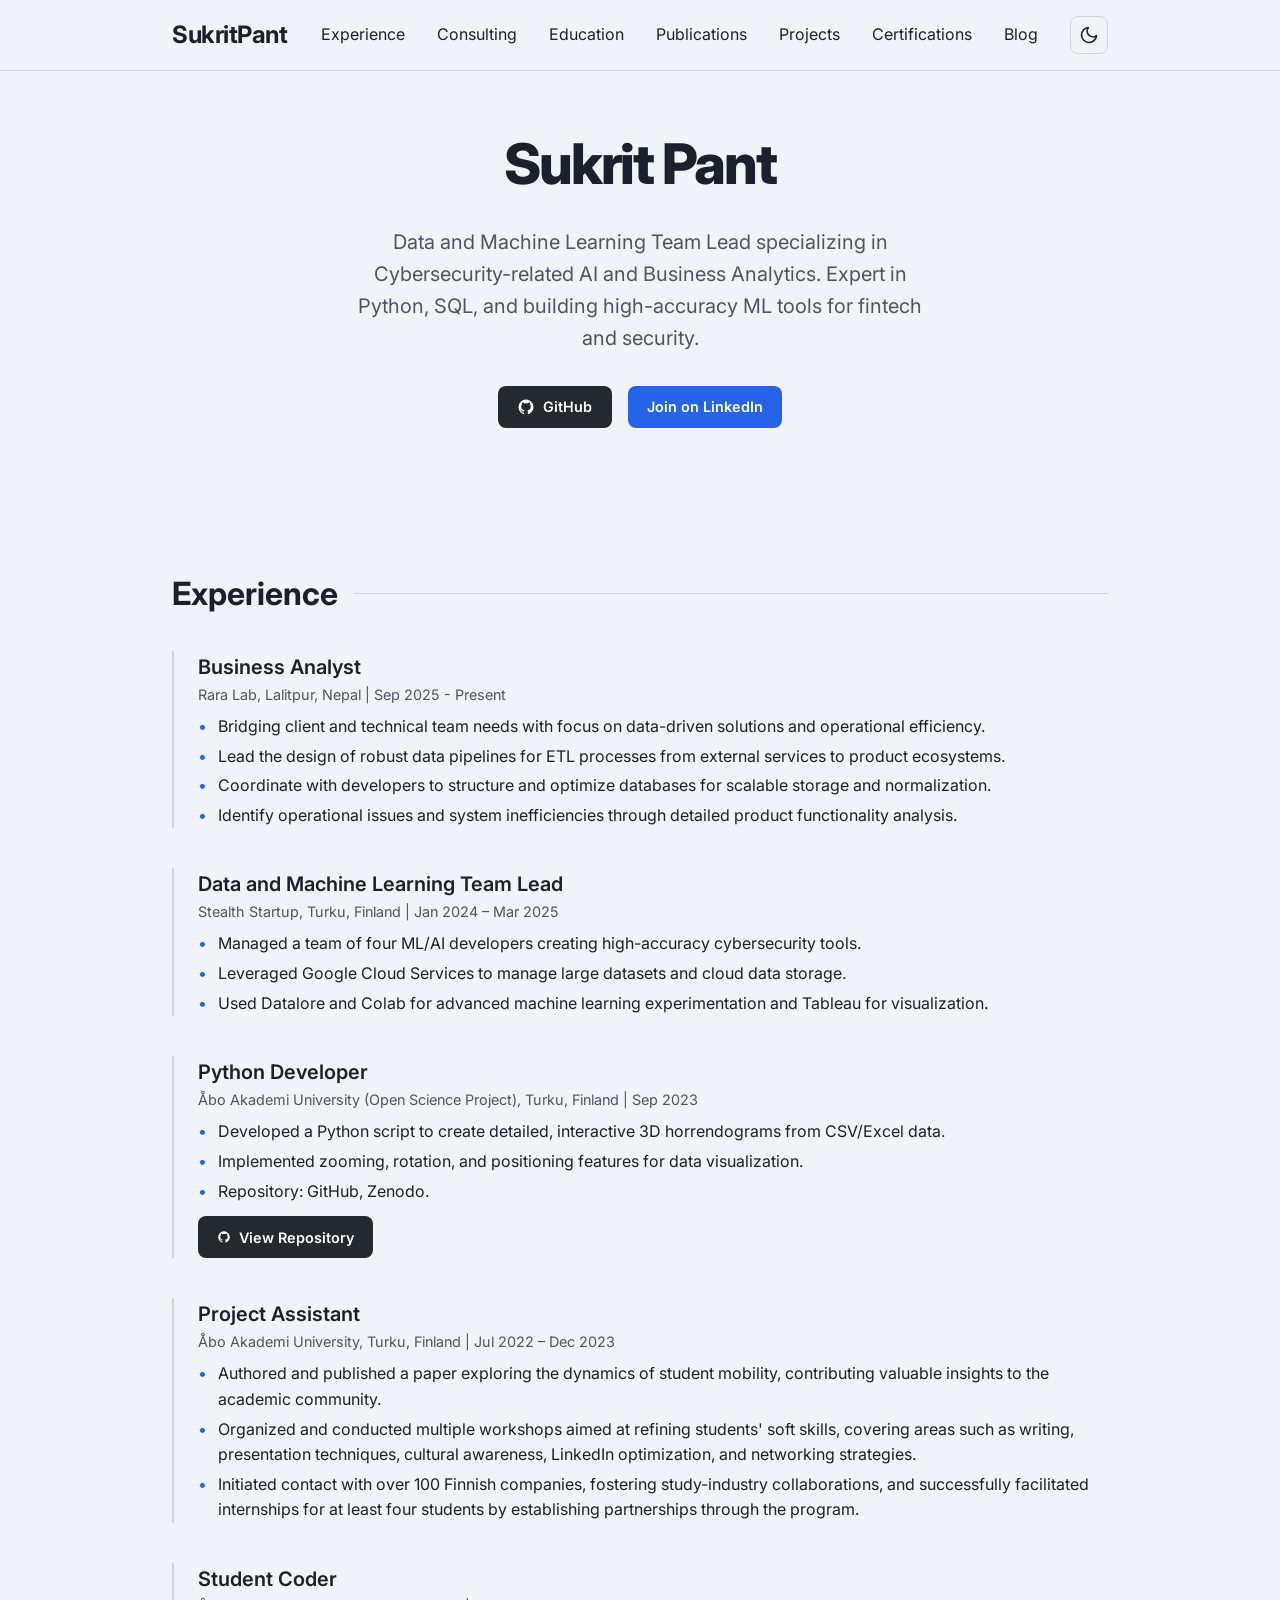
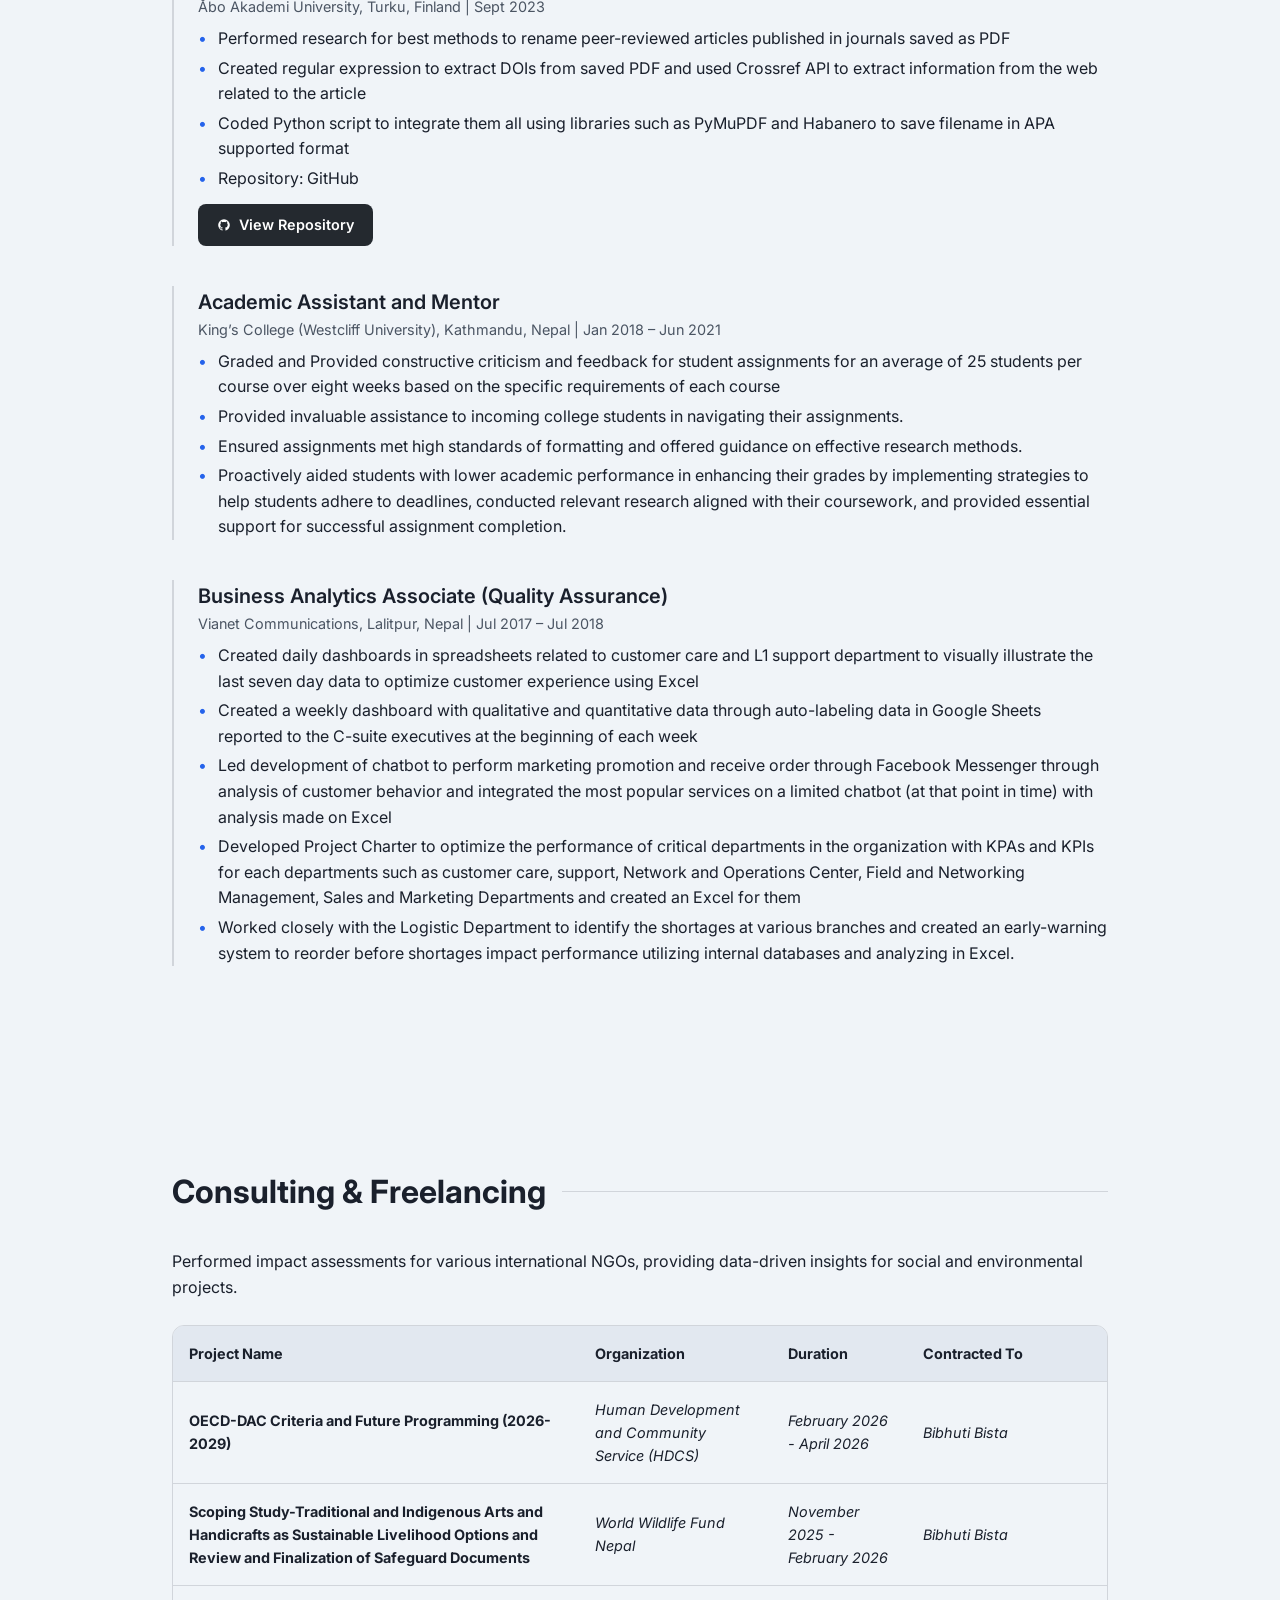
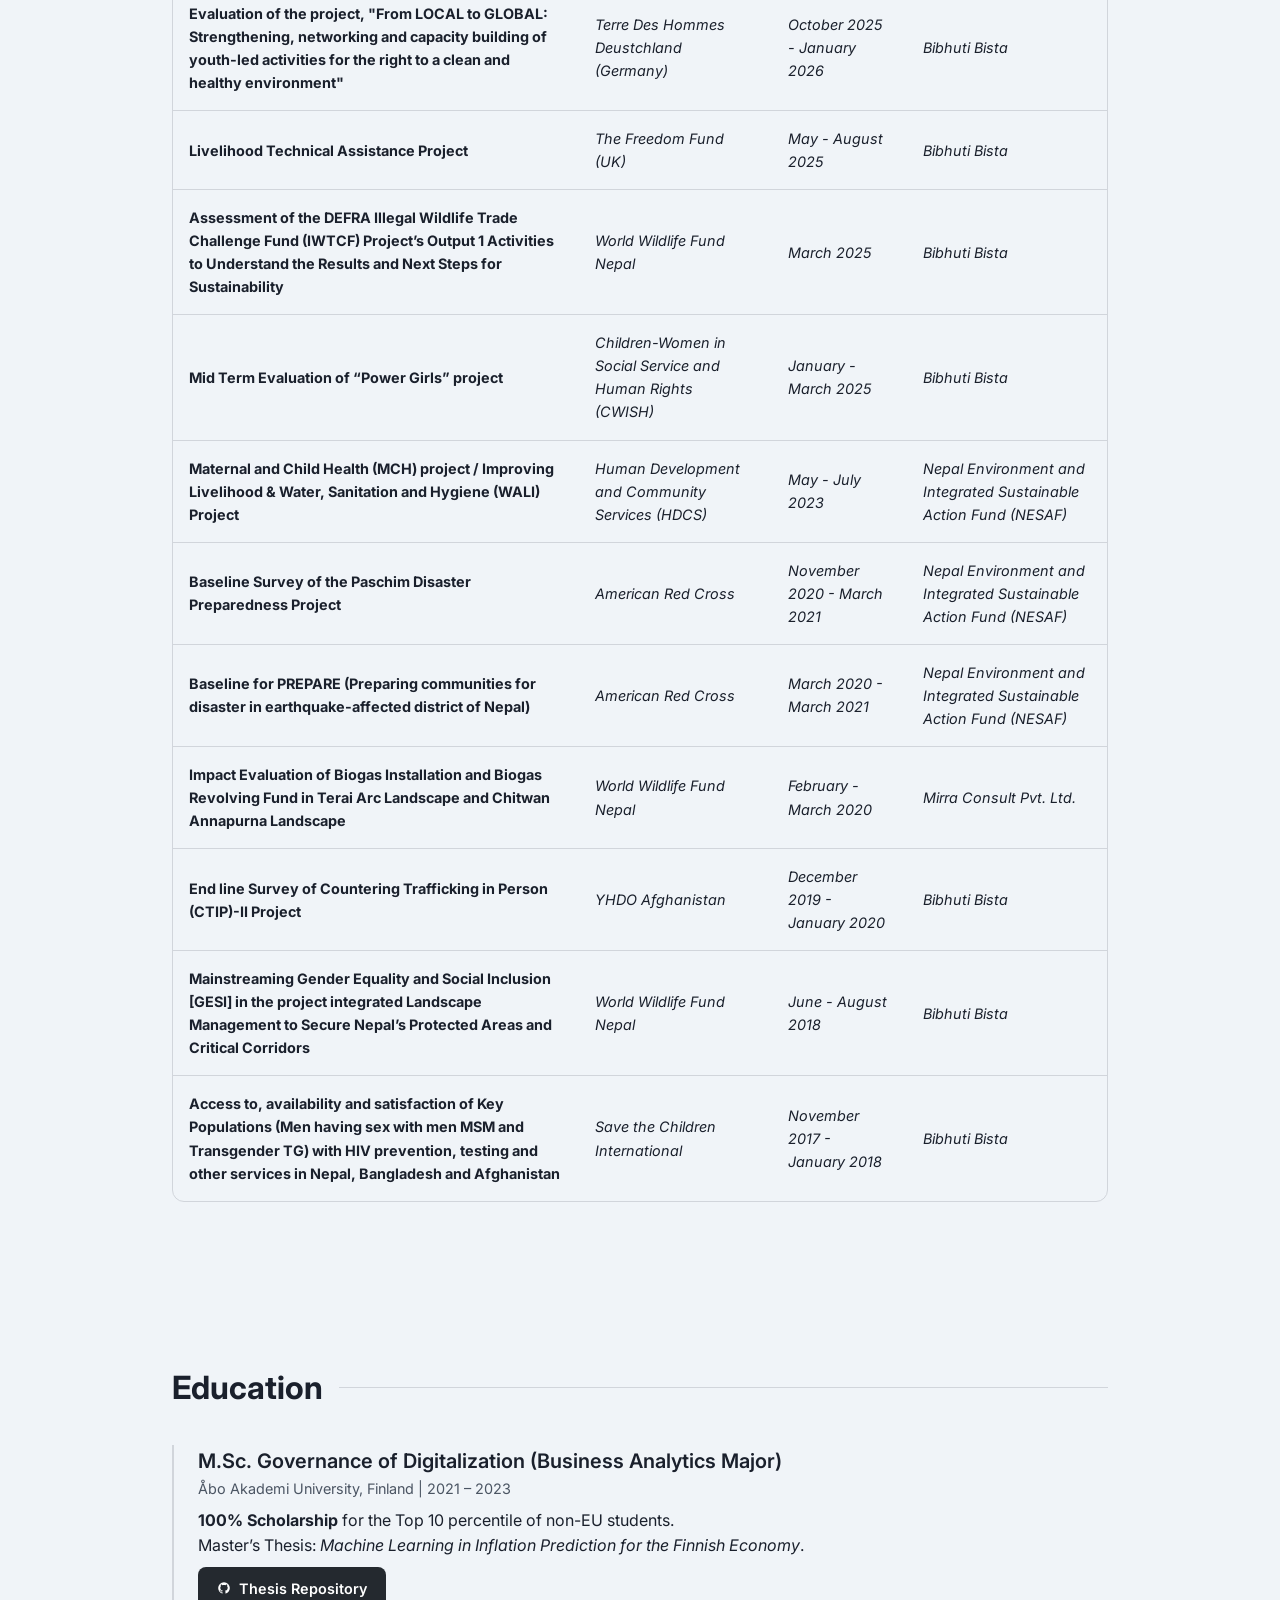
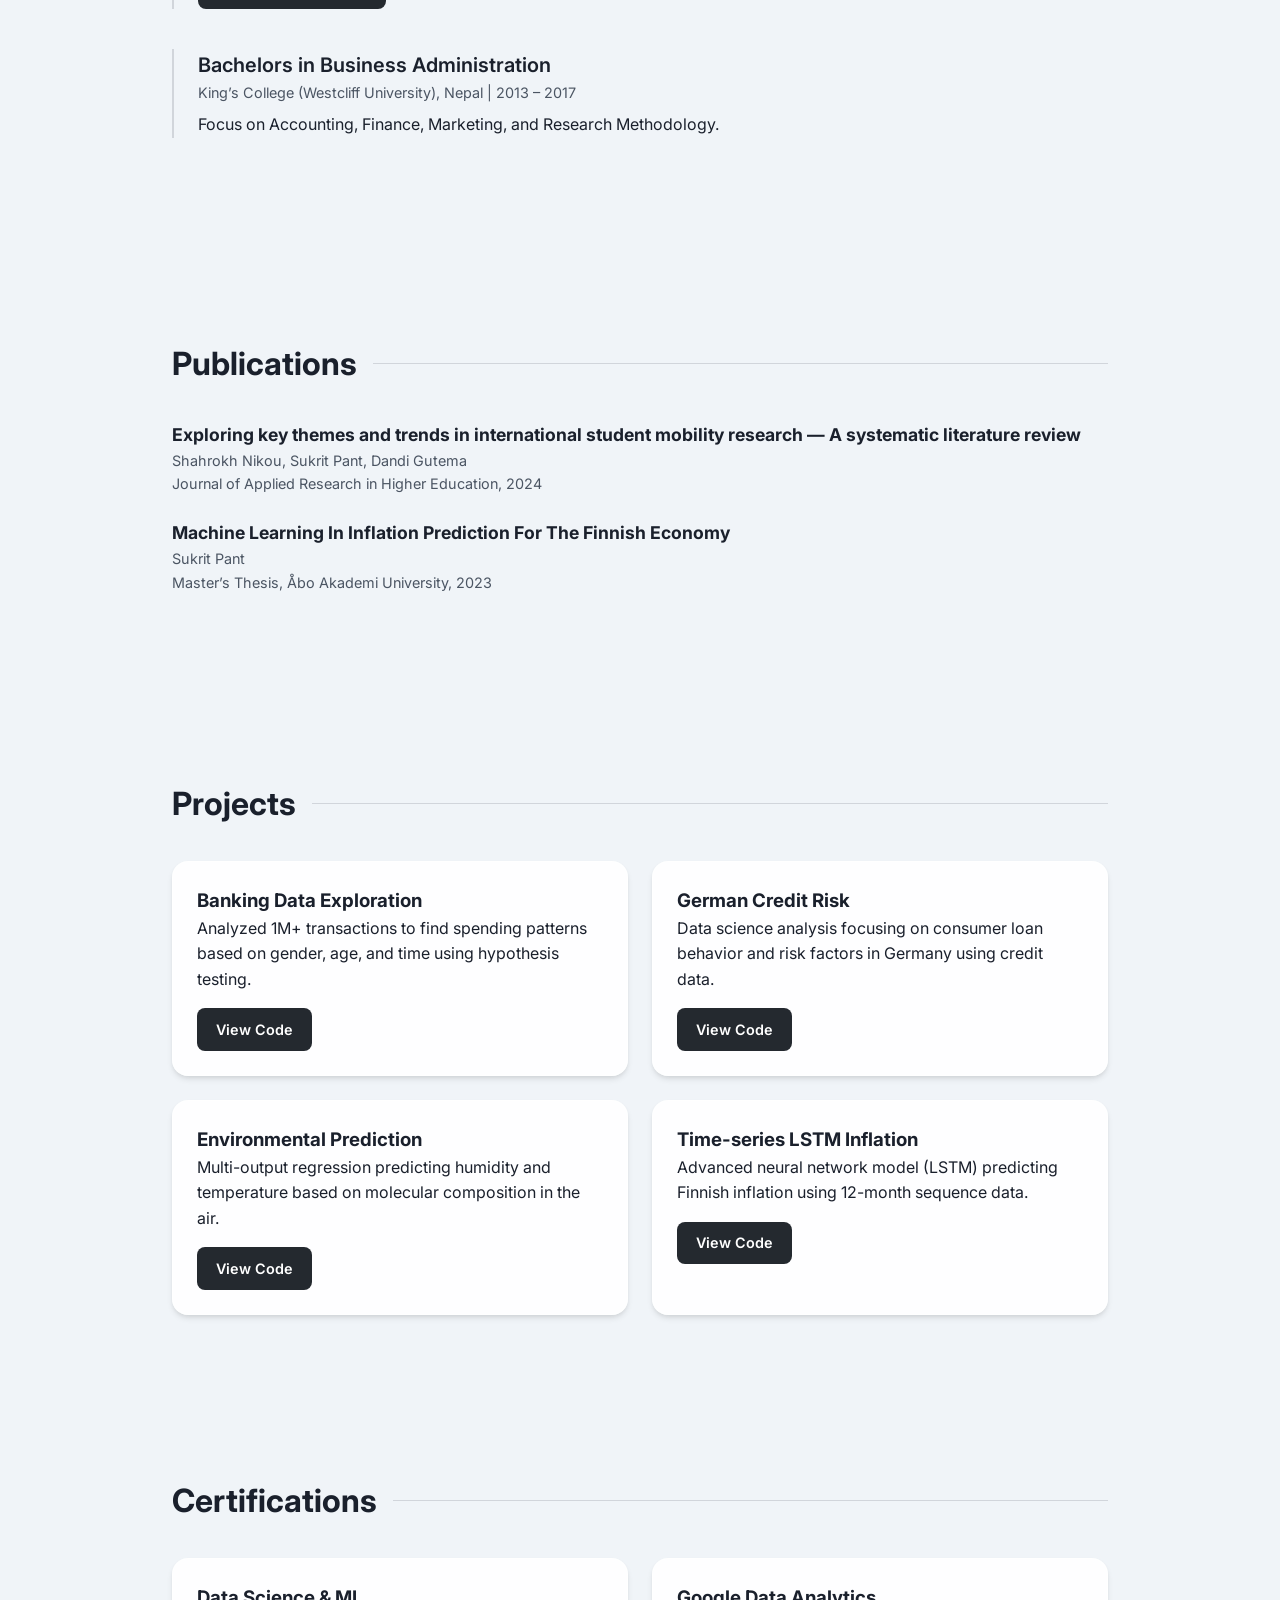
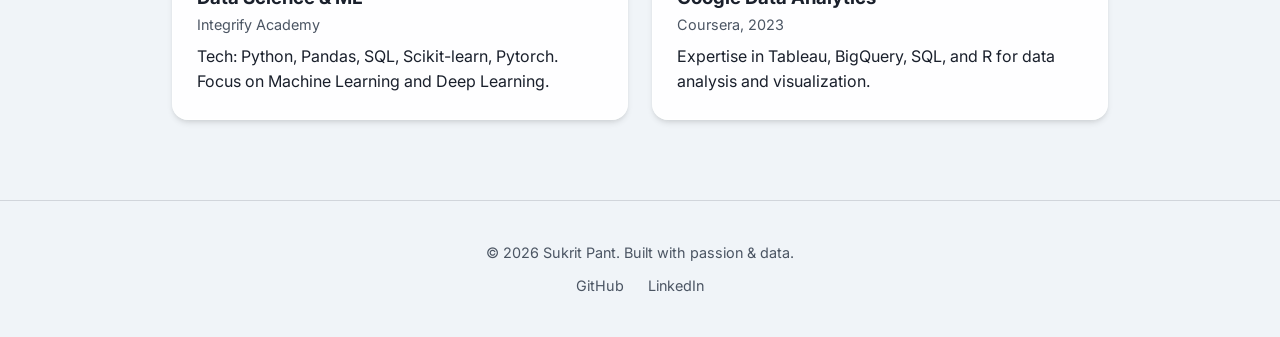
<file: index.html>
<!DOCTYPE html>
<html lang="en">

<head>
    <meta charset="UTF-8">
    <meta name="viewport" content="width=device-width, initial-scale=1.0">
    <title>Sukrit Pant | Data Scientist & Machine Learning Lead</title>
    <meta name="description"
        content="Portfolio of Sukrit Pant - Data & Machine Learning Lead with expertise in cybersecurity, business analytics, and AI.">
    <link rel="preconnect" href="https://fonts.googleapis.com">
    <link rel="preconnect" href="https://fonts.gstatic.com" crossorigin>
    <link href="https://fonts.googleapis.com/css2?family=Inter:wght@400;600;700;800&display=swap" rel="stylesheet">
    <link rel="stylesheet" href="styles.css">
</head>

<body>
    <header>
        <div class="container">
            <nav>
                <a href="index.html" class="logo">SukritPant</a>
                <button class="hamburger" aria-label="Toggle Mobile Menu" id="hamburger-btn">
                    <span></span>
                    <span></span>
                    <span></span>
                </button>
                <div class="nav-links" id="nav-links">
                    <a href="#experience">Experience</a>
                    <a href="#consulting">Consulting</a>
                    <a href="#education">Education</a>
                    <a href="#publications">Publications</a>
                    <a href="#projects">Projects</a>
                    <a href="#certifications">Certifications</a>
                    <a href="blog.html">Blog</a>
                    <button id="theme-toggle" aria-label="Toggle Dark Mode">
                        <svg id="sun-icon" xmlns="http://www.w3.org/2000/svg" width="20" height="20" viewBox="0 0 24 24"
                            fill="none" stroke="currentColor" stroke-width="2" stroke-linecap="round"
                            stroke-linejoin="round" style="display: none;">
                            <circle cx="12" cy="12" r="5"></circle>
                            <line x1="12" y1="1" x2="12" y2="3"></line>
                            <line x1="12" y1="21" x2="12" y2="23"></line>
                            <line x1="4.22" y1="4.22" x2="5.64" y2="5.64"></line>
                            <line x1="18.36" y1="18.36" x2="19.78" y2="19.78"></line>
                            <line x1="1" y1="12" x2="3" y2="12"></line>
                            <line x1="21" y1="12" x2="23" y2="12"></line>
                            <line x1="4.22" y1="19.78" x2="5.64" y2="18.36"></line>
                            <line x1="18.36" y1="5.64" x2="19.78" y2="4.22"></line>
                        </svg>
                        <svg id="moon-icon" xmlns="http://www.w3.org/2000/svg" width="20" height="20"
                            viewBox="0 0 24 24" fill="none" stroke="currentColor" stroke-width="2"
                            stroke-linecap="round" stroke-linejoin="round">
                            <path d="M21 12.79A9 9 0 1 1 11.21 3 7 7 0 0 0 21 12.79z"></path>
                        </svg>
                    </button>
                </div>
            </nav>
        </div>
    </header>

    <main class="container">
        <!-- Hero Section -->
        <section class="hero">
            <h1>Sukrit Pant</h1>
            <p>Data and Machine Learning Team Lead specializing in Cybersecurity-related AI and Business Analytics.
                Expert in Python, SQL, and building high-accuracy ML tools for fintech and security.</p>
            <div style="display: flex; justify-content: center; gap: 1rem; margin-top: 2rem;">
                <a href="https://github.com/sukritpant" class="btn btn-github" target="_blank">
                    <svg viewBox="0 0 24 24" width="18" height="18" fill="currentColor">
                        <path
                            d="M12 2A10 10 0 0 0 2 12c0 4.42 2.87 8.17 6.84 9.5.5.08.66-.23.66-.5v-1.69c-2.77.6-3.36-1.34-3.36-1.34-.46-1.16-1.11-1.47-1.11-1.47-.9-.62.07-.6.07-.6 1 .07 1.53 1.03 1.53 1.03.9 1.52 2.34 1.08 2.91.83.1-.65.35-1.09.63-1.34-2.22-.25-4.55-1.11-4.55-4.94 0-1.1.39-1.99 1.03-2.69-.1-.25-.45-1.29.1-2.64 0 0 .84-.27 2.75 1.02.79-.22 1.65-.33 2.5-.33.85 0 1.71.11 2.5.33 1.91-1.29 2.75-1.02 2.75-1.02.55 1.35.2 2.39.1 2.64.64.7 1.03 1.6 1.03 2.69 0 3.84-2.34 4.68-4.57 4.93.36.31.68.92.68 1.85V21c0 .27.16.59.67.5C19.14 20.16 22 16.42 22 12A10 10 0 0 0 12 2z" />
                    </svg>
                    GitHub
                </a>
                <a href="https://www.linkedin.com/in/sukritpant/" class="btn btn-primary" target="_blank">
                    Join on LinkedIn
                </a>
            </div>
        </section>

        <!-- Experience Section -->
        <section id="experience">
            <h2 class="section-title">Experience</h2>

            <div class="timeline-item">
                <h3>Business Analyst</h3>
                <div class="timeline-meta">Rara Lab, Lalitpur, Nepal | Sep 2025 - Present</div>
                <div class="timeline-content">
                    <ul>
                        <li>Bridging client and technical team needs with focus on data-driven solutions and operational
                            efficiency.</li>
                        <li>Lead the design of robust data pipelines for ETL processes from external services to product
                            ecosystems.</li>
                        <li>Coordinate with developers to structure and optimize databases for scalable storage and
                            normalization.</li>
                        <li>Identify operational issues and system inefficiencies through detailed product functionality
                            analysis.</li>
                    </ul>
                </div>
            </div>

            <div class="timeline-item">
                <h3>Data and Machine Learning Team Lead</h3>
                <div class="timeline-meta">Stealth Startup, Turku, Finland | Jan 2024 – Mar 2025</div>
                <div class="timeline-content">
                    <ul>
                        <li>Managed a team of four ML/AI developers creating high-accuracy cybersecurity tools.</li>
                        <li>Leveraged Google Cloud Services to manage large datasets and cloud data storage.</li>
                        <li>Used Datalore and Colab for advanced machine learning experimentation and Tableau for
                            visualization.</li>
                    </ul>
                </div>
            </div>

            <div class="timeline-item">
                <h3>Python Developer</h3>
                <div class="timeline-meta">Åbo Akademi University (Open Science Project), Turku, Finland | Sep 2023
                </div>
                <div class="timeline-content">
                    <ul>
                        <li>Developed a Python script to create detailed, interactive 3D horrendograms from CSV/Excel
                            data.</li>
                        <li>Implemented zooming, rotation, and positioning features for data visualization.</li>
                        <li>Repository: <a href="https://github.com/sukritpant/3d-horrendogramt"
                                target="_blank">GitHub</a>, <a href="https://zenodo.org/records/17541211"
                                target="_blank">Zenodo</a>.</li>
                    </ul>
                    <a href="https://github.com/sukritpant/3d-horrendogram" class="btn btn-github btn-sm"
                        style="margin-top: 0.5rem;" target="_blank">
                        <svg viewBox="0 0 24 24" width="14" height="14" fill="currentColor">
                            <path
                                d="M12 2A10 10 0 0 0 2 12c0 4.42 2.87 8.17 6.84 9.5.5.08.66-.23.66-.5v-1.69c-2.77.6-3.36-1.34-3.36-1.34-.46-1.16-1.11-1.47-1.11-1.47-.9-.62.07-.6.07-.6 1 .07 1.53 1.03 1.53 1.03.9 1.52 2.34 1.08 2.91.83.1-.65.35-1.09.63-1.34-2.22-.25-4.55-1.11-4.55-4.94 0-1.1.39-1.99 1.03-2.69-.1-.25-.45-1.29.1-2.64 0 0 .84-.27 2.75 1.02.79-.22 1.65-.33 2.5-.33.85 0 1.71.11 2.5.33 1.91-1.29 2.75-1.02 2.75-1.02.55 1.35.2 2.39.1 2.64.64.7 1.03 1.6 1.03 2.69 0 3.84-2.34 4.68-4.57 4.93.36.31.68.92.68 1.85V21c0 .27.16.59.67.5C19.14 20.16 22 16.42 22 12A10 10 0 0 0 12 2z" />
                        </svg>
                        View Repository
                    </a>
                </div>
            </div>

            <div class="timeline-item">
                <h3>Project Assistant</h3>
                <div class="timeline-meta">Åbo Akademi University, Turku, Finland | Jul 2022 – Dec 2023</div>
                <div class="timeline-content">
                    <ul>
                        <li>Authored and published a paper exploring the dynamics of student mobility, contributing
                            valuable insights to the academic community.</li>
                        <li>Organized and conducted multiple workshops aimed at refining students' soft skills, covering
                            areas such as writing, presentation techniques, cultural awareness, LinkedIn optimization,
                            and networking strategies.</li>
                        <li>Initiated contact with over 100 Finnish companies, fostering study-industry collaborations,
                            and successfully facilitated internships for at least four students by establishing
                            partnerships through the program.</li>
                    </ul>
                </div>
            </div>
            </div>
            <div class="timeline-item">
                <h3>Student Coder</h3>
                <div class="timeline-meta">Åbo Akademi University, Turku, Finland | Sept 2023</div>
                <div class="timeline-content">
                    <ul>
                        <li>Performed research for best methods to rename peer-reviewed articles published in journals
                            saved as PDF</li>
                        <li>Created regular expression to extract DOIs from saved PDF and used Crossref API to extract
                            information from the web related to the article</li>
                        <li>Coded Python script to integrate them all using libraries such as PyMuPDF and Habanero to
                            save filename in APA supported format</li>
                        <li>Repository: <a href="https://github.com/sukritpant/PDF_DOI_Renamer"
                                target="_blank">GitHub</a></li>
                    </ul>
                    <a href="https://github.com/sukritpant/PDF_DOI_Renamer" class="btn btn-github btn-sm"
                        style="margin-top: 0.5rem;" target="_blank">
                        <svg viewBox="0 0 24 24" width="14" height="14" fill="currentColor">
                            <path
                                d="M12 2A10 10 0 0 0 2 12c0 4.42 2.87 8.17 6.84 9.5.5.08.66-.23.66-.5v-1.69c-2.77.6-3.36-1.34-3.36-1.34-.46-1.16-1.11-1.47-1.11-1.47-.9-.62.07-.6.07-.6 1 .07 1.53 1.03 1.53 1.03.9 1.52 2.34 1.08 2.91.83.1-.65.35-1.09.63-1.34-2.22-.25-4.55-1.11-4.55-4.94 0-1.1.39-1.99 1.03-2.69-.1-.25-.45-1.29.1-2.64 0 0 .84-.27 2.75 1.02.79-.22 1.65-.33 2.5-.33.85 0 1.71.11 2.5.33 1.91-1.29 2.75-1.02 2.75-1.02.55 1.35.2 2.39.1 2.64.64.7 1.03 1.6 1.03 2.69 0 3.84-2.34 4.68-4.57 4.93.36.31.68.92.68 1.85V21c0 .27.16.59.67.5C19.14 20.16 22 16.42 22 12A10 10 0 0 0 12 2z" />
                        </svg>
                        View Repository
                    </a>
                </div>
            </div>
            <div class="timeline-item">
                <h3>Academic Assistant and Mentor</h3>
                <div class="timeline-meta">King’s College (Westcliff University), Kathmandu, Nepal | Jan 2018 – Jun 2021
                </div>
                <div class="timeline-content">
                    <ul>
                        <li>Graded and Provided constructive criticism and feedback for student assignments for an
                            average of 25 students per course over eight weeks based on the specific requirements of
                            each course</li>
                        <li>Provided invaluable assistance to incoming college students in navigating their assignments.
                        </li>
                        <li>Ensured assignments met high standards of formatting and offered guidance on effective
                            research methods.</li>
                        <li>Proactively aided students with lower academic performance in enhancing their grades by
                            implementing strategies to help students adhere to deadlines, conducted relevant research
                            aligned with their coursework, and provided essential support for successful assignment
                            completion. </li>
                    </ul>
                </div>
            </div>

            <div class="timeline-item">
                <h3>Business Analytics Associate (Quality Assurance)</h3>
                <div class="timeline-meta">Vianet Communications, Lalitpur, Nepal | Jul 2017 – Jul 2018</div>
                <div class="timeline-content">
                    <ul>
                        <li>Created daily dashboards in spreadsheets related to customer care and L1 support
                            department to visually illustrate the last seven day data to optimize customer experience
                            using Excel</li>
                        <li>Created a weekly dashboard with qualitative and quantitative data through auto-labeling
                            data in Google Sheets reported to the C-suite executives at the beginning of each week</li>
                        <li>Led development of chatbot to perform marketing promotion and receive order through
                            Facebook Messenger through analysis of customer behavior and integrated the most popular
                            services on a limited chatbot (at that point in time) with analysis made on Excel</li>
                        <li>Developed Project Charter to optimize the performance of critical departments in the
                            organization with KPAs and KPIs for each departments such as customer care, support, Network
                            and Operations Center, Field and Networking Management, Sales and Marketing Departments and
                            created an Excel for them</li>
                        <li>Worked closely with the Logistic Department to identify the shortages at various branches
                            and created an early-warning system to reorder before shortages impact performance utilizing
                            internal databases and analyzing in Excel.</li>
                    </ul>
                </div>
            </div>
        </section>

        <!-- Consulting Section -->
        <section id="consulting">
            <h2 class="section-title">Consulting & Freelancing</h2>
            <p>Performed impact assessments for various international NGOs, providing data-driven insights for social
                and environmental projects.</p>
            <div class="consulting-table-container">
                <table>
                    <thead>
                        <tr>
                            <th>Project Name</th>
                            <th>Organization</th>
                            <th>Duration</th>
                            <th>Contracted To</th>
                        </tr>
                    </thead>
                    <tbody>
                        <tr>
                            <td><strong><strong>OECD-DAC Criteria and Future Programming (2026-2029)</strong></td>
                            <td><i>Human Development and Community Service (HDCS)</i></td>
                            <td><i>February 2026 - April 2026</i></td>
                            <td><i>Bibhuti Bista</i></td>
                        </tr>
                        <tr>
                            <td><strong>Scoping Study-Traditional and Indigenous Arts and Handicrafts as Sustainable
                                    Livelihood
                                    Options and Review and Finalization of Safeguard Documents</strong></td>
                            <td><i>World Wildlife Fund Nepal</i></td>
                            <td><i>November 2025 - February 2026</i></td>
                            <td><i>Bibhuti Bista</i></td>
                        </tr>
                        <tr>
                            <td><strong>Evaluation of the project, "From LOCAL to GLOBAL: Strengthening, networking and
                                    capacity
                                    building of youth-led activities for the right to a clean and healthy
                                    environment"</strong></td>
                            <td><i>Terre Des Hommes Deustchland (Germany)</i></td>
                            <td><i>October 2025 - January 2026</i></td>
                            <td><i>Bibhuti Bista</i></td>
                        </tr>
                        <tr>
                            <td><strong>Livelihood Technical Assistance Project</strong></td>
                            <td><i>The Freedom Fund (UK)</i></td>
                            <td><i>May - August 2025</i></td>
                            <td><i>Bibhuti Bista</i></td>
                        </tr>
                        <tr>
                            <td><strong>Assessment of the DEFRA Illegal Wildlife Trade Challenge Fund (IWTCF) Project’s
                                    Output 1
                                    Activities to Understand the Results and Next Steps for Sustainability</strong></td>
                            <td><i>World Wildlife Fund Nepal</i></td>
                            <td><i>March 2025</i></td>
                            <td><i>Bibhuti Bista</i></td>
                        </tr>
                        <tr>
                            <td><strong>Mid Term Evaluation of “Power Girls” project</strong></td>
                            <td><i>Children-Women in Social Service and Human Rights (CWISH)</i></td>
                            <td><i>January - March 2025</i></td>
                            <td><i>Bibhuti Bista</i></td>
                        </tr>
                        <tr>
                            <td><strong>Maternal and Child Health (MCH) project / Improving Livelihood & Water,
                                    Sanitation and
                                    Hygiene (WALI) Project</strong></td>
                            <td><i>Human Development and Community Services (HDCS)</i></td>
                            <td><i>May - July 2023</i></td>
                            <td><i>Nepal Environment and Integrated Sustainable Action Fund (NESAF)</i></td>
                        </tr>
                        <tr>
                            <td><strong>Baseline Survey of the Paschim Disaster Preparedness Project</strong></td>
                            <td><i>American Red Cross</i></td>
                            <td><i>November 2020 - March 2021</i></td>
                            <td><i>Nepal Environment and Integrated Sustainable Action Fund (NESAF)</i></td>
                        </tr>
                        <tr>
                            <td><strong>Baseline for PREPARE (Preparing communities for disaster in earthquake-affected
                                    district
                                    of Nepal)</strong></td>
                            <td><i>American Red Cross</i></td>
                            <td><i>March 2020 - March 2021</i></td>
                            <td><i>Nepal Environment and Integrated Sustainable Action Fund (NESAF)</i></td>
                        </tr>
                        <tr>
                            <td><strong>Impact Evaluation of Biogas Installation and Biogas Revolving Fund in Terai Arc
                                    Landscape and Chitwan Annapurna Landscape</strong></td>
                            <td><i>World Wildlife Fund Nepal</i></td>
                            <td><i>February - March 2020</i></td>
                            <td><i>Mirra Consult Pvt. Ltd.</i></td>
                        </tr>
                        <tr>
                            <td><strong>End line Survey of Countering Trafficking in Person (CTIP)-II Project</strong>
                            </td>
                            <td><i>YHDO Afghanistan</i></td>
                            <td><i>December 2019 - January 2020</i></td>
                            <td><i>Bibhuti Bista</i></td>
                        </tr>
                        <tr>
                            <td><strong>Mainstreaming Gender Equality and Social Inclusion [GESI] in the project
                                    integrated
                                    Landscape Management to Secure Nepal’s Protected Areas and Critical
                                    Corridors</strong></td>
                            <td><i>World Wildlife Fund Nepal</i></td>
                            <td><i>June - August 2018</i></td>
                            <td><i>Bibhuti Bista</i></td>
                        </tr>
                        <tr>
                            <td><strong>Access to, availability and satisfaction of Key Populations (Men having sex with
                                    men MSM
                                    and Transgender TG) with HIV prevention, testing and other services in Nepal,
                                    Bangladesh
                                    and Afghanistan</strong></td>
                            <td><i>Save the Children International</i></td>
                            <td><i>November 2017 - January 2018</i></td>
                            <td><i>Bibhuti Bista</i></td>
                        </tr>
                    </tbody>
                </table>
            </div>
        </section>

        <!-- Education Section -->
        <section id="education">
            <h2 class="section-title">Education</h2>

            <div class="timeline-item">
                <h3>M.Sc. Governance of Digitalization (Business Analytics Major)</h3>
                <div class="timeline-meta">Åbo Akademi University, Finland | 2021 – 2023</div>
                <div class="timeline-content">
                    <p><strong>100% Scholarship</strong> for the Top 10 percentile of non-EU students.</p>
                    <p>Master’s Thesis: <em>Machine Learning in Inflation Prediction for the Finnish Economy</em>.</p>
                    <a href="https://github.com/sukritpant" class="btn btn-github btn-sm" style="margin-top: 0.5rem;">
                        <svg viewBox="0 0 24 24" width="14" height="14" fill="currentColor">
                            <path
                                d="M12 2A10 10 0 0 0 2 12c0 4.42 2.87 8.17 6.84 9.5.5.08.66-.23.66-.5v-1.69c-2.77.6-3.36-1.34-3.36-1.34-.46-1.16-1.11-1.47-1.11-1.47-.9-.62.07-.6.07-.6 1 .07 1.53 1.03 1.53 1.03.9 1.52 2.34 1.08 2.91.83.1-.65.35-1.09.63-1.34-2.22-.25-4.55-1.11-4.55-4.94 0-1.1.39-1.99 1.03-2.69-.1-.25-.45-1.29.1-2.64 0 0 .84-.27 2.75 1.02.79-.22 1.65-.33 2.5-.33.85 0 1.71.11 2.5.33 1.91-1.29 2.75-1.02 2.75-1.02.55 1.35.2 2.39.1 2.64.64.7 1.03 1.6 1.03 2.69 0 3.84-2.34 4.68-4.57 4.93.36.31.68.92.68 1.85V21c0 .27.16.59.67.5C19.14 20.16 22 16.42 22 12A10 10 0 0 0 12 2z" />
                        </svg>
                        Thesis Repository
                    </a>
                </div>
            </div>

            <div class="timeline-item">
                <h3>Bachelors in Business Administration</h3>
                <div class="timeline-meta">King’s College (Westcliff University), Nepal | 2013 – 2017</div>
                <div class="timeline-content">
                    <p>Focus on Accounting, Finance, Marketing, and Research Methodology.</p>
                </div>
            </div>
        </section>

        <!-- Publications Section -->
        <section id="publications">
            <h2 class="section-title">Publications</h2>
            <a href="https://www.emerald.com/jarhe/article/16/3/843/1218182/Exploring-key-themes-and-trends-in-international"
                target="_blank">
                <div class="pub-item">
                    <div class="pub-title">Exploring key themes and trends in international student mobility research —
                        A
                        systematic literature review</div>
                    <div class="pub-authors">Shahrokh Nikou, Sukrit Pant, Dandi Gutema</div>
                    <div class="timeline-meta">Journal of Applied Research in Higher Education, 2024</div>
                </div>
            </a>
            <a href="https://www.doria.fi/handle/10024/187134" target="_blank">
                <div class="pub-item">
                    <div class="pub-title">Machine Learning In Inflation Prediction For The Finnish Economy</div>
                    <div class="pub-authors">Sukrit Pant</div>
                    <div class="timeline-meta">Master’s Thesis, Åbo Akademi University, 2023</div>
                </div>
            </a>
        </section>

        <!-- Projects Section -->
        <section id="projects">
            <h2 class="section-title">Projects</h2>
            <div class="grid">
                <div class="card">
                    <h3>Banking Data Exploration</h3>
                    <p>Analyzed 1M+ transactions to find spending patterns based on gender, age, and time using
                        hypothesis testing.</p>
                    <a href="https://github.com/sukritpant/bank-customer-segmentation" class="btn btn-github btn-sm"
                        style="margin-top: 1rem;" target="_blank">View
                        Code</a>
                </div>
                <div class="card">
                    <h3>German Credit Risk</h3>
                    <p>Data science analysis focusing on consumer loan behavior and risk factors in Germany using credit
                        data.</p>
                    <a href="https://github.com/sukritpant/german_credit_risk_data_science"
                        class="btn btn-github btn-sm" style="margin-top: 1rem;" target="_blank">View
                        Code</a>
                </div>
                <div class="card">
                    <h3>Environmental Prediction</h3>
                    <p>Multi-output regression predicting humidity and temperature based on molecular composition in the
                        air.</p>
                    <a href="https://github.com/sukritpant/AirQuality_ML_pytorch" class="btn btn-github btn-sm"
                        style="margin-top: 1rem;" target="_blank">View
                        Code</a>
                </div>
                <div class="card">
                    <h3>Time-series LSTM Inflation</h3>
                    <p>Advanced neural network model (LSTM) predicting Finnish inflation using 12-month sequence data.
                    </p>
                    <a href="https://github.com/sukritpant/inflation_lstm" class="btn btn-github btn-sm"
                        style="margin-top: 1rem;" target="_blank">View
                        Code</a>
                </div>
            </div>
        </section>

        <!-- Certifications Section -->
        <section id="certifications">
            <h2 class="section-title">Certifications</h2>
            <div class="grid">
                <div class="card">
                    <h3>Data Science & ML</h3>
                    <div class="timeline-meta">Integrify Academy</div>
                    <p>Tech: Python, Pandas, SQL, Scikit-learn, Pytorch. Focus on Machine Learning and Deep Learning.
                    </p>
                </div>
                <div class="card">
                    <h3>Google Data Analytics</h3>
                    <div class="timeline-meta">Coursera, 2023</div>
                    <p>Expertise in Tableau, BigQuery, SQL, and R for data analysis and visualization.</p>
                </div>
            </div>
        </section>
    </main>

    <footer>
        <div class="container">
            <p>&copy; 2026 Sukrit Pant. Built with passion & data.</p>
            <div style="margin-top: 10px;">
                <a href="https://github.com/sukritpant" style="margin: 0 10px;" target="_blank">GitHub</a>
                <a href="https://www.linkedin.com/in/sukritpant/" style="margin: 0 10px;" target="_blank">LinkedIn</a>
            </div>
        </div>
    </footer>

    <script src="scripts.js"></script>
</body>

</html>
</file>
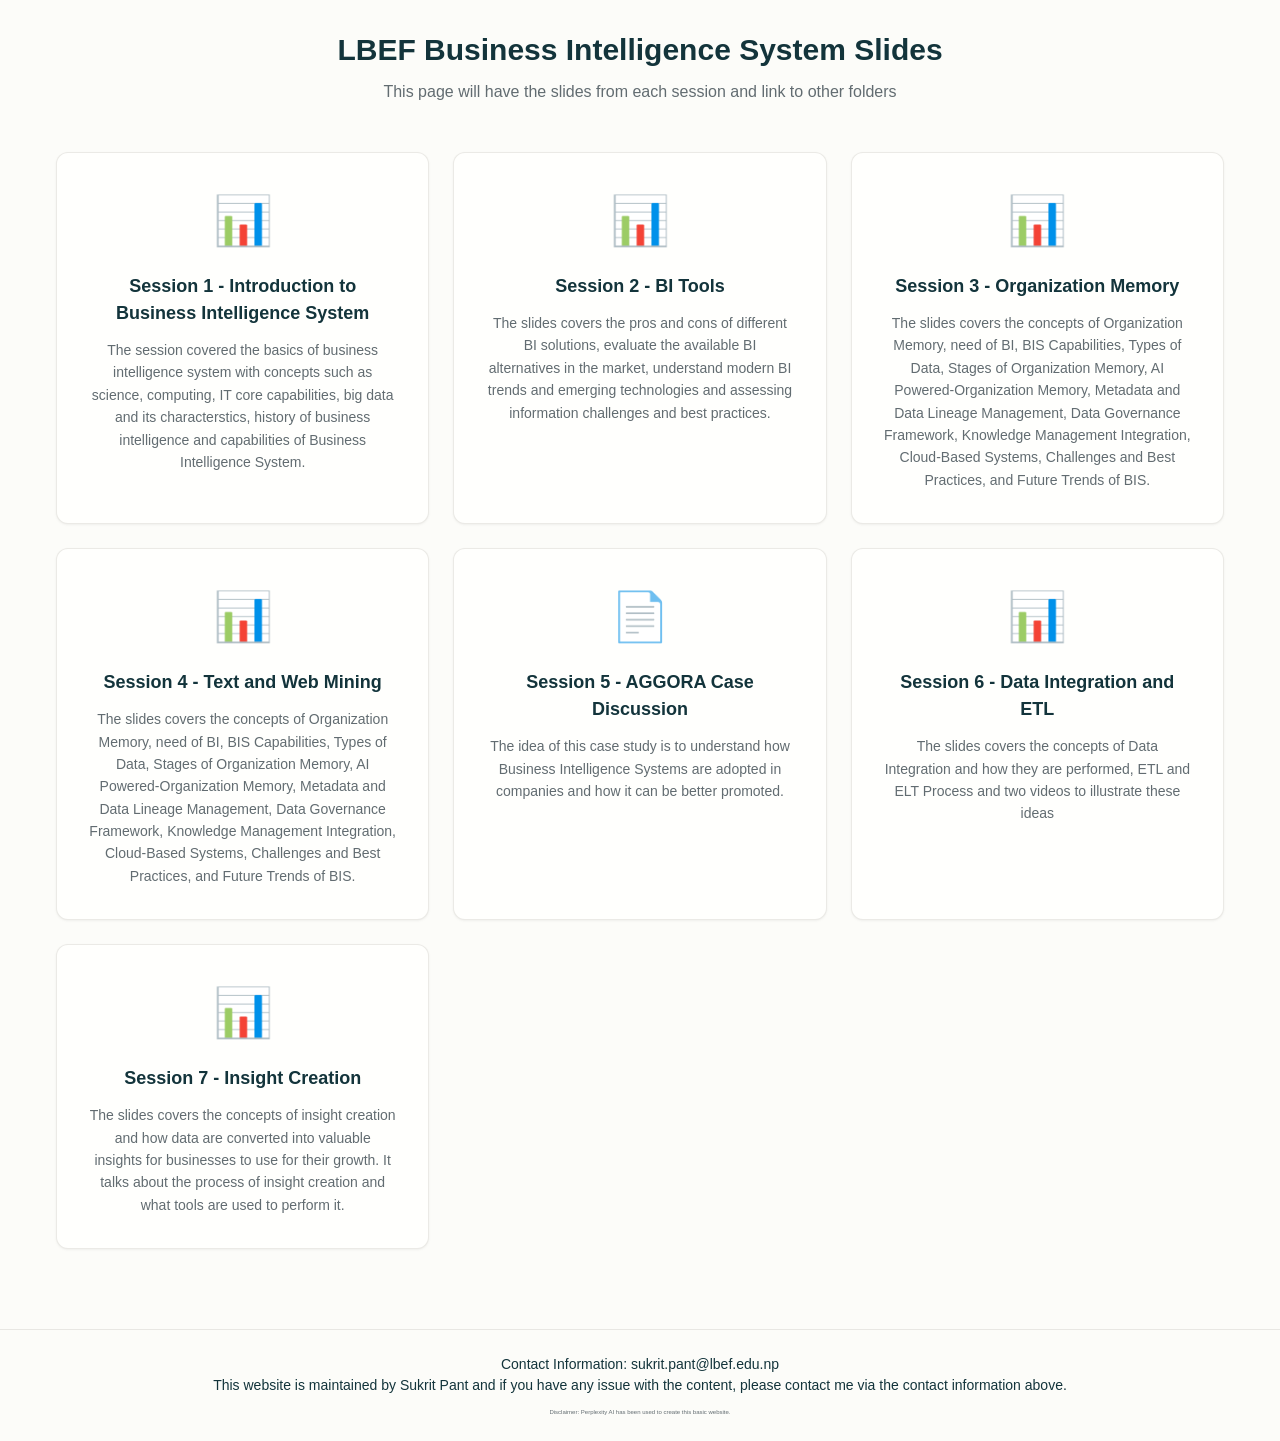
<file: lbef/index.html>
<!DOCTYPE html>
<html lang="en">
<head>
  <meta charset="UTF-8" />
  <meta name="viewport" content="width=device-width, initial-scale=1.0"/>
  <title>LBEF Business Information System Slides</title>
  <style>
    /* Design System Variables */
    :root {
      --color-white: rgba(255, 255, 255, 1);
      --color-black: rgba(0, 0, 0, 1);
      --color-cream-50: rgba(252, 252, 249, 1);
      --color-cream-100: rgba(255, 255, 253, 1);
      --color-gray-200: rgba(245, 245, 245, 1);
      --color-gray-300: rgba(167, 169, 169, 1);
      --color-gray-400: rgba(119, 124, 124, 1);
      --color-slate-500: rgba(98, 108, 113, 1);
      --color-brown-600: rgba(94, 82, 64, 1);
      --color-charcoal-700: rgba(31, 33, 33, 1);
      --color-charcoal-800: rgba(38, 40, 40, 1);
      --color-slate-900: rgba(19, 52, 59, 1);
      --color-teal-300: rgba(50, 184, 198, 1);
      --color-teal-400: rgba(45, 166, 178, 1);
      --color-teal-500: rgba(33, 128, 141, 1);
      --color-teal-600: rgba(29, 116, 128, 1);
      --color-teal-700: rgba(26, 104, 115, 1);
      --color-brown-600-rgb: 94, 82, 64;
      --color-teal-500-rgb: 33, 128, 141;
      --color-slate-900-rgb: 19, 52, 59;
      --color-slate-500-rgb: 98, 108, 113;
      --color-background: var(--color-cream-50);
      --color-surface: var(--color-cream-100);
      --color-text: var(--color-slate-900);
      --color-text-secondary: var(--color-slate-500);
      --color-primary: var(--color-teal-500);
      --color-primary-hover: var(--color-teal-600);
      --color-card-border: rgba(var(--color-brown-600-rgb), 0.12);
      --font-family-base: "FKGroteskNeue", "Geist", "Inter", -apple-system, BlinkMacSystemFont, "Segoe UI", Roboto, sans-serif;
      --font-size-base: 14px;
      --font-size-lg: 16px;
      --font-size-xl: 18px;
      --font-size-2xl: 20px;
      --font-size-3xl: 24px;
      --font-size-4xl: 30px;
      --font-weight-normal: 400;
      --font-weight-medium: 500;
      --font-weight-semibold: 550;
      --line-height-tight: 1.2;
      --line-height-normal: 1.5;
      --space-8: 8px;
      --space-12: 12px;
      --space-16: 16px;
      --space-20: 20px;
      --space-24: 24px;
      --space-32: 32px;
      --space-48: 48px;
      --radius-base: 8px;
      --radius-lg: 12px;
      --shadow-sm: 0 1px 3px rgba(0, 0, 0, 0.04), 0 1px 2px rgba(0, 0, 0, 0.02);
      --shadow-md: 0 4px 6px -1px rgba(0, 0, 0, 0.04), 0 2px 4px -1px rgba(0, 0, 0, 0.02);
      --duration-normal: 250ms;
      --ease-standard: cubic-bezier(0.16, 1, 0.3, 1);
    }

    @font-face {
      font-family: 'FKGroteskNeue';
      src: url('https://r2cdn.perplexity.ai/fonts/FKGroteskNeue.woff2') format('woff2');
    }

    * {
      margin: 0;
      padding: 0;
      box-sizing: border-box;
    }

    body {
      font-family: var(--font-family-base);
      font-size: var(--font-size-base);
      line-height: var(--line-height-normal);
      color: var(--color-text);
      background-color: var(--color-background);
      -webkit-font-smoothing: antialiased;
    }

    .container {
      max-width: 1200px;
      margin: 0 auto;
      padding: var(--space-32) var(--space-16);
    }

    /* Header Styles */
    .header {
      text-align: center;
      margin-bottom: var(--space-48);
    }

    .header h1 {
      font-size: var(--font-size-4xl);
      font-weight: var(--font-weight-semibold);
      color: var(--color-text);
      margin-bottom: var(--space-12);
      line-height: var(--line-height-tight);
    }

    .header p {
      font-size: var(--font-size-lg);
      color: var(--color-text-secondary);
      max-width: 600px;
      margin: 0 auto;
    }

    /* Folder Grid */
    .folder-grid {
      display: grid;
      grid-template-columns: repeat(auto-fit, minmax(280px, 1fr));
      gap: var(--space-24);
      margin-top: var(--space-32);
    }
    
    a {
      text-decoration: none;
      color: inherit;
    }

    /* Folder Card */
    .folder-card {
      background-color: var(--color-surface);
      border: 1px solid var(--color-card-border);
      border-radius: var(--radius-lg);
      padding: var(--space-32);
      display: flex;
      flex-direction: column;
      align-items: center;
      text-align: center;
      transition: all var(--duration-normal) var(--ease-standard);
      box-shadow: var(--shadow-sm);
    }

    .folder-card:hover {
      transform: translateY(-4px);
      box-shadow: var(--shadow-md);
      border-color: var(--color-primary);
    }

    .folder-icon {
      font-size: 48px;
      margin-bottom: var(--space-16);
      display: block;
    }

    .folder-name {
      font-size: var(--font-size-xl);
      font-weight: var(--font-weight-semibold);
      color: var(--color-text);
      margin-bottom: var(--space-12);
    }

    .folder-description {
      font-size: var(--font-size-base);
      color: var(--color-text-secondary);
      line-height: 1.6;
    }

    .footer {
      margin-top: var(--space-48);
      padding: var(--space-24) 0;
      border-top: 1px solid var(--color-card-border);
      text-align: center;
    }

    .disclaimer {
      font-size: 6px;
      color: var(--color-text-secondary);
      margin-top: var(--space-12);
    }

    /* Responsive Design */
    @media (max-width: 768px) {
      .header h1 {
        font-size: var(--font-size-3xl);
      }

      .folder-grid {
        grid-template-columns: 1fr;
      }
    }
  </style>
</head>
<body>

  <div class="container">
    <header class="header">
      <h1>LBEF Business Intelligence System Slides</h1>
      <p>This page will have the slides from each session and link to other folders</p>
    </header>

    <div class="folder-grid">
      <div class="folder-card">
        <a href="Session 1 - BIS Introduction Slides/index.html">
          <div class="folder-icon">📊</div>
          <h3 class="folder-name">Session 1 - Introduction to Business Intelligence System</h3>
        </a>
        <p class="folder-description">The session covered the basics of business intelligence system with concepts such as science, computing, IT core capabilities, big data and its characterstics, history of business intelligence and capabilities of Business Intelligence System.</p>
      </div>

      <div class="folder-card">
        <a href="Session 2 - BI Tools Slides/index.html">
          <div class="folder-icon">📊</div>
          <h3 class="folder-name">Session 2 - BI Tools</h3>
        </a>
        <p class="folder-description">The slides covers the pros and cons of different BI solutions, evaluate the available BI alternatives in the market, understand modern BI trends and emerging technologies and assessing information challenges and best practices.</p>
      </div>

      <div class="folder-card">
        <a href="Session 3 - Organization Memory/index.html">
          <div class="folder-icon">📊</div>
          <h3 class="folder-name">Session 3 - Organization Memory</h3>
        </a>
        <p class="folder-description">The slides covers the concepts of Organization Memory, need of BI, BIS Capabilities, Types of Data, Stages of Organization Memory, AI Powered-Organization Memory, Metadata and Data Lineage Management, Data Governance Framework, Knowledge Management Integration, Cloud-Based Systems, Challenges and Best Practices, and Future Trends of BIS.</p>
      </div>
      <div class="folder-card">
        <a href="Session 4 - Text and Web Mining.html">
          <div class="folder-icon">📊</div>
          <h3 class="folder-name">Session 4 - Text and Web Mining</h3>
        </a>
        <p class="folder-description">The slides covers the concepts of Organization Memory, need of BI, BIS Capabilities, Types of Data, Stages of Organization Memory, AI Powered-Organization Memory, Metadata and Data Lineage Management, Data Governance Framework, Knowledge Management Integration, Cloud-Based Systems, Challenges and Best Practices, and Future Trends of BIS.</p>
      </div>
       <div class="folder-card">
        <a href="https://www.scitepress.org/papers/2016/60495/60495.pdf" target="_blank">
          <div class="folder-icon">📄</div>
          <h3 class="folder-name">Session 5 - AGGORA Case Discussion</h3>
        </a>
        <p class="folder-description">The idea of this case study is to understand how Business Intelligence Systems are adopted in companies and how it can be better promoted.</p>
      </div>
      <div class="folder-card">
        <a href="Session 6 - Data Integration and ETL.html">
          <div class="folder-icon">📊</div>
          <h3 class="folder-name">Session 6 - Data Integration and ETL</h3>
        </a>
        <p class="folder-description">The slides covers the concepts of Data Integration and how they are performed, ETL and ELT Process and two videos to illustrate these ideas</p>
      </div>
      <div class="folder-card">
        <a href="Session 7 - Insight Creation.html">
          <div class="folder-icon">📊</div>
          <h3 class="folder-name">Session 7 - Insight Creation</h3>
        </a>
        <p class="folder-description">The slides covers the concepts of insight creation and how data are converted into valuable insights for businesses to use for their growth. It talks about the process of insight creation and what tools are used to perform it.</p>
      </div>
    </div>

    </div>
    <footer class="footer">
      <p>Contact Information: <a href="mailto:sukrit.pant@lbef.edu.np">sukrit.pant@lbef.edu.np</a></p>
      <p>This website is maintained by Sukrit Pant and if you have any issue with the content, please contact me via the contact information above.</p>
      <p class="disclaimer">Disclaimer: Perplexity AI has been used to create this basic website.</p>
    </footer>
  </div>

</body>
</html>
</file>
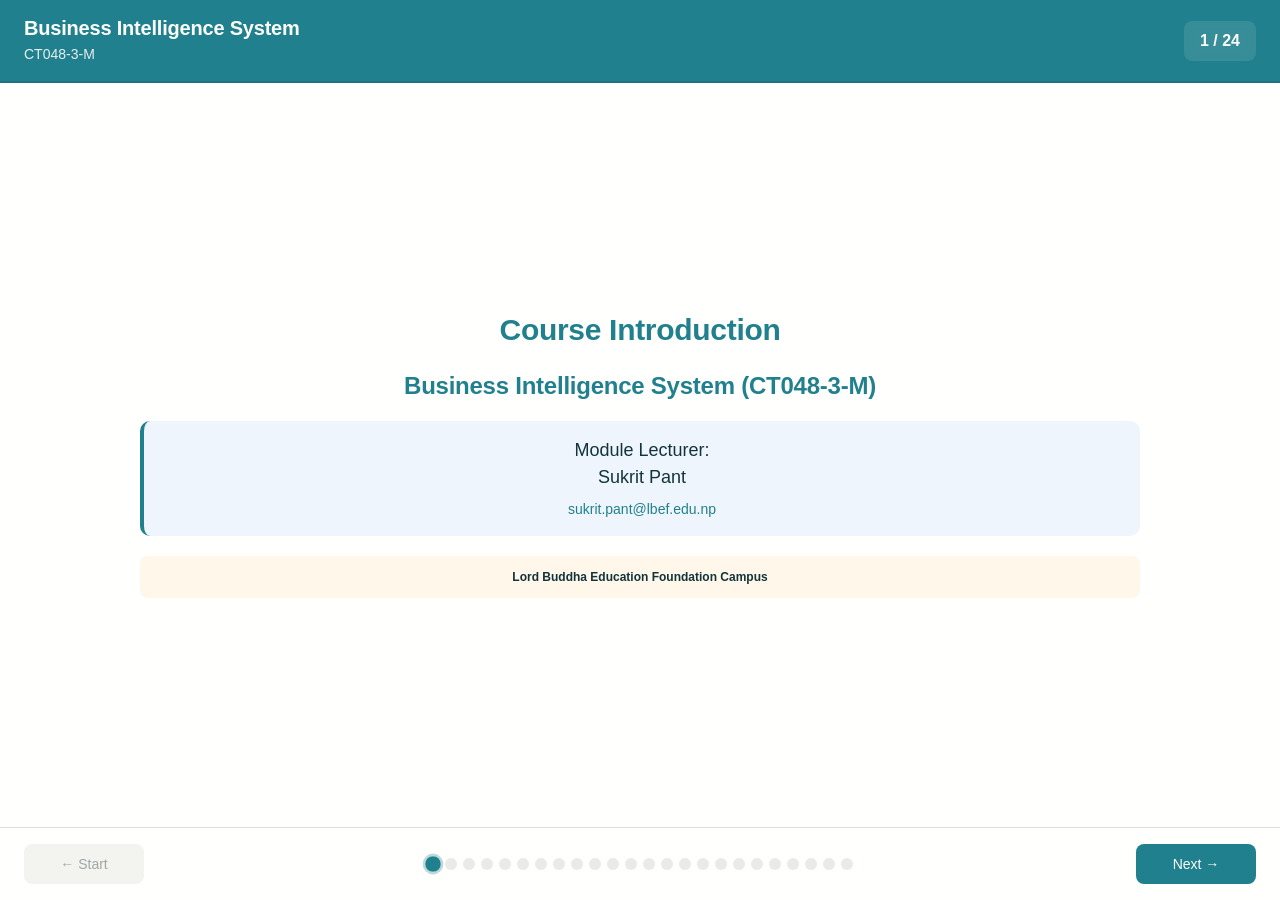
<file: lbef/Session 1 - BIS Introduction Slides/index.html>
<!DOCTYPE html>
<html lang="en">
<head>
    <meta charset="UTF-8">
    <meta name="viewport" content="width=device-width, initial-scale=1.0">
    <title>Business Intelligence System - Course Introduction</title>
    <link rel="stylesheet" href="style.css">
</head>
<body>
    <div class="presentation-container">
        <!-- Header -->
        <header class="presentation-header">
            <div class="course-info">
                <h1 class="course-title">Business Intelligence System</h1>
                <p class="course-code">CT048-3-M</p>
            </div>
            <div class="slide-counter">
                <span id="current-slide">1</span> / <span id="total-slides">24</span>
            </div>
        </header>

        <!-- Slides Container -->
        <main class="slides-container">
            <!-- Slide 1 -->
            <div class="slide active" data-slide="1">
                <div class="slide-content">
                    <h2 class="slide-title">Course Introduction</h2>
                    <div class="slide-body intro-slide">
                        <h3>Business Intelligence System (CT048-3-M)</h3>
                        <div class="lecturer-info">
                            <p class="lecturer">Module Lecturer:<br>Sukrit Pant</p>
                            <p class="email">sukrit.pant@lbef.edu.np</p>
                        </div>
                        <div class="university">
                            <p>Lord Buddha Education Foundation Campus</p>
                        </div>
                    </div>
                </div>
            </div>

            <!-- Slide 2 -->
            <div class="slide" data-slide="2">
                <div class="slide-content">
                    <h2 class="slide-title">Computing Ecosystem Overview</h2>
                    <div class="slide-body">
                        <p class="subtitle">The Computing Landscape encompasses:</p>
                        <div class="ecosystem-grid">
                            <div class="ecosystem-item">Computing & Technology</div>
                            <div class="ecosystem-item">Big Data Analytics</div>
                            <div class="ecosystem-item">Engineering & Computer Science</div>
                            <div class="ecosystem-item">Data Engineering & Data Science</div>
                            <div class="ecosystem-item">Business Intelligence & Analytics</div>
                            <div class="ecosystem-item">Artificial Intelligence & Machine Learning</div>
                            <div class="ecosystem-item central">Business Intelligence Systems</div>
                        </div>
                        <p class="note">All interconnected in modern data-driven organizations</p>
                    </div>
                </div>
            </div>

            <!-- Slide 3 -->
            <div class="slide" data-slide="3">
                <div class="slide-content">
                    <h2 class="slide-title">What is Science & Computing?</h2>
                    <div class="slide-body">
                        <div class="definition-block">
                            <h4>Science:</h4>
                            <p class="definition">"Science is curiosity in thoughtful action about the world and how it behaves" - Naza</p>
                        </div>
                        <div class="concept-block">
                            <h4>Computing Curriculum:</h4>
                            <ul class="feature-list">
                                <li>Based on ACM (Association for Computing Machinery) standards</li>
                                <li>Applies scientific principles to computational problems</li>
                                <li>Bridges theoretical knowledge with practical applications</li>
                            </ul>
                        </div>
                    </div>
                </div>
            </div>

            <!-- Slide 4 -->
            <div class="slide" data-slide="4">
                <div class="slide-content">
                    <h2 class="slide-title">Data Science Definition</h2>
                    <div class="slide-body">
                        <div class="definition-block">
                            <p class="definition">"Data science combines math and statistics, specialized programming, advanced analytics, artificial intelligence (AI), and machine learning with specific subject matter expertise to uncover actionable insights hidden in an organization's data."</p>
                            <p class="sub-definition">"These insights can be used to guide decision making and strategic planning." - IBM</p>
                        </div>
                        <div class="components">
                            <h4>Key Components:</h4>
                            <div class="component-grid">
                                <span class="component">Math</span>
                                <span class="component">Statistics</span>
                                <span class="component">Programming</span>
                                <span class="component">Analytics</span>
                                <span class="component">AI</span>
                                <span class="component">ML</span>
                                <span class="component">Domain Expertise</span>
                            </div>
                        </div>
                    </div>
                </div>
            </div>

            <!-- Slide 5 -->
            <div class="slide" data-slide="5">
                <div class="slide-content">
                    <h2 class="slide-title">Engineering & Data Engineering</h2>
                    <div class="slide-body">
                        <div class="definition-block">
                            <h4>Engineering:</h4>
                            <p class="definition">"The art or science of making practical application of knowledge of pure sciences, as physics or chemistry, as in the construction of engines, bridges, buildings, mines, ships, and chemical plants."</p>
                        </div>
                        <div class="definition-block">
                            <h4>Data Engineering:</h4>
                            <p class="definition">"A data engineer develops and constructs data products and services and integrates them into systems and business processes." - gov.uk</p>
                        </div>
                    </div>
                </div>
            </div>

            <!-- Slide 6 -->
            <div class="slide" data-slide="6">
                <div class="slide-content">
                    <h2 class="slide-title">Technology & Information Technology</h2>
                    <div class="slide-body">
                        <div class="definition-block">
                            <h4>Technology:</h4>
                            <p class="definition">"The product of transferring scientific knowledge to practical use"</p>
                        </div>
                        <div class="definition-block">
                            <h4>Information Technology:</h4>
                            <p class="definition">"Technologies that can collect, store, transfer, manipulate, secure, and present information or data are called information technologies."</p>
                        </div>
                        <p class="note">IT bridges scientific knowledge with practical data applications</p>
                    </div>
                </div>
            </div>

            <!-- Slide 7 -->
            <div class="slide" data-slide="7">
                <div class="slide-content">
                    <h2 class="slide-title">IT Core Capabilities</h2>
                    <div class="slide-body">
                        <p class="subtitle">Information Technology encompasses six key capabilities:</p>
                        <div class="capabilities-grid">
                            <div class="capability-item">
                                <h4>1. Data Collection</h4>
                                <p>Gathering information from various sources</p>
                            </div>
                            <div class="capability-item">
                                <h4>2. Data Transfer</h4>
                                <p>Moving data between systems and locations</p>
                            </div>
                            <div class="capability-item">
                                <h4>3. Information Security</h4>
                                <p>Protecting data integrity and confidentiality</p>
                            </div>
                            <div class="capability-item">
                                <h4>4. Data Storage</h4>
                                <p>Maintaining data in accessible formats</p>
                            </div>
                            <div class="capability-item">
                                <h4>5. Data Analysis & Manipulation</h4>
                                <p>Processing and transforming data</p>
                            </div>
                            <div class="capability-item">
                                <h4>6. Presentation</h4>
                                <p>Displaying information in meaningful ways</p>
                            </div>
                        </div>
                    </div>
                </div>
            </div>

            <!-- Slide 8 -->
            <div class="slide" data-slide="8">
                <div class="slide-content">
                    <h2 class="slide-title">Big Data Characteristics</h2>
                    <div class="slide-body">
                        <div class="definition-block">
                            <h4>Big Data Definition:</h4>
                            <p class="definition">Massive sets of unstructured/semi-structured data from Web traffic, social media, sensors, etc.</p>
                        </div>
                        <div class="vs-container">
                            <h4>The 11 V's of Big Data:</h4>
                            <div class="vs-grid">
                                <span class="v-item">Volume</span>
                                <span class="v-item">Velocity</span>
                                <span class="v-item">Variety</span>
                                <span class="v-item">Veracity</span>
                                <span class="v-item">Validity</span>
                                <span class="v-item">Volatility</span>
                                <span class="v-item">Value</span>
                                <span class="v-item">Variability</span>
                                <span class="v-item">Visualizations</span>
                                <span class="v-item">Valence</span>
                                <span class="v-item">Vulnerability</span>
                            </div>
                            <p class="note">Each characteristic presents unique challenges and opportunities</p>
                        </div>
                    </div>
                </div>
            </div>

            <!-- Slide 9 -->
            <div class="slide" data-slide="9">
                <div class="slide-content">
                    <h2 class="slide-title">Business Intelligence - Historical Timeline</h2>
                    <div class="slide-body">
                        <div class="timeline-container">
                            <div class="timeline-item">
                                <div class="year">1865</div>
                                <div class="content">
                                    <h4>Richard Millar Devens</h4>
                                    <p>First used "Business Intelligence" in Cyclopædia of Commercial and Business Anecdotes</p>
                                    <p>Described Sir Henry Furnese (banker) profiting from information gathering</p>
                                    <p>Acting on information before competition</p>
                                </div>
                            </div>
                            <div class="timeline-item">
                                <div class="year">1958</div>
                                <div class="content">
                                    <h4>Hans Peter Luhn (IBM)</h4>
                                    <p>Computer scientist who described BI potential through technology</p>
                                    <p>Laid foundation for modern BI concepts</p>
                                </div>
                            </div>
                        </div>
                    </div>
                </div>
            </div>

            <!-- Slide 10 -->
            <div class="slide" data-slide="10">
                <div class="slide-content">
                    <h2 class="slide-title">BI History Continued</h2>
                    <div class="slide-body">
                        <div class="timeline-container">
                            <div class="timeline-item">
                                <div class="year">1968</div>
                                <div class="content">
                                    <h4>Specialized Skills Era</h4>
                                    <p>Only individuals with extremely specialized skills could translate data into usable information</p>
                                    <p>Limited accessibility to data insights</p>
                                </div>
                            </div>
                            <div class="timeline-item">
                                <div class="year">1980s</div>
                                <div class="content">
                                    <h4>Commercial Growth</h4>
                                    <p>BI vendors grew as businesses discovered BI value</p>
                                    <p>Development of tools for accessing and organizing data</p>
                                    <p>Focus on simpler data organization methods</p>
                                </div>
                            </div>
                        </div>
                        <p class="note">Modern BI evolved from Decision Support System databases</p>
                    </div>
                </div>
            </div>

            <!-- Slide 11 -->
            <div class="slide" data-slide="11">
                <div class="slide-content">
                    <h2 class="slide-title">Modern BI Development</h2>
                    <div class="slide-body">
                        <div class="timeline-container">
                            <div class="timeline-item">
                                <div class="year">1988</div>
                                <div class="content">
                                    <h4>Rome Conference Milestone</h4>
                                    <p>The Multiway Data Analysis Consortium international conference</p>
                                    <p>Sparked creation of numerous BI businesses</p>
                                    <p>Each offered new BI tools and approaches</p>
                                </div>
                            </div>
                        </div>
                        <div class="concept-block">
                            <h4>Two Basic BI Functions emerged:</h4>
                            <ul class="feature-list">
                                <li>Producing data and reports</li>
                                <li>Organizing and visualizing data in presentable ways</li>
                            </ul>
                        </div>
                        <div class="concept-block">
                            <h4>Late 1990s-2000s: Democratization</h4>
                            <ul class="feature-list">
                                <li>Simplified tools for decision makers</li>
                                <li>Self-sufficient business users</li>
                                <li>Direct data interaction capabilities</li>
                            </ul>
                        </div>
                    </div>
                </div>
            </div>

            <!-- Slide 12 -->
            <div class="slide" data-slide="12">
                <div class="slide-content">
                    <h2 class="slide-title">Business Intelligence Definition</h2>
                    <div class="slide-body">
                        <div class="definition-block">
                            <h4>Formal Definition (Sabherwal 2007, 2008):</h4>
                            <p class="definition">"Business Intelligence (BI) is providing decision makers with valuable information and knowledge by leveraging a variety of sources of data as well as structured and unstructured information."</p>
                        </div>
                        <div class="transformation">
                            <h4>BI Transformation Process:</h4>
                            <p class="flow">Data → Information → Knowledge → Decisions → Action</p>
                        </div>
                        <p class="note">Core Purpose: Enable informed decision-making through data-driven insights</p>
                    </div>
                </div>
            </div>

            <!-- Slide 13 -->
            <div class="slide" data-slide="13">
                <div class="slide-content">
                    <h2 class="slide-title">Business Intelligence vs Data Analytics</h2>
                    <div class="slide-body">
                        <div class="comparison-container">
                            <div class="comparison-item">
                                <h4>Business Intelligence (BI):</h4>
                                <ul class="feature-list">
                                    <li>Process to turn data into meaningful information</li>
                                    <li>Uses tools and techniques for data transformation</li>
                                    <li>Focuses on reporting and visualization</li>
                                    <li>Supports operational decisions</li>
                                </ul>
                            </div>
                            <div class="comparison-item">
                                <h4>Data Analytics (DA):</h4>
                                <ul class="feature-list">
                                    <li>Tools to explore past data</li>
                                    <li>Gain insights into future business decisions</li>
                                    <li>Emphasizes predictive capabilities</li>
                                    <li>Statistical and mathematical analysis focus</li>
                                </ul>
                            </div>
                        </div>
                        <p class="note">Both complement each other in modern organizations</p>
                    </div>
                </div>
            </div>

            <!-- Slide 14 -->
            <div class="slide" data-slide="14">
                <div class="slide-content">
                    <h2 class="slide-title">Business Intelligence System</h2>
                    <div class="slide-body">
                        <div class="definition-block">
                            <h4>BIS Definition:</h4>
                            <p class="definition">An umbrella term that combines:</p>
                        </div>
                        <div class="bis-components">
                            <div class="component-item">People</div>
                            <div class="component-item">Processes</div>
                            <div class="component-item">Architectures</div>
                            <div class="component-item">Tools</div>
                            <div class="component-item">Databases</div>
                            <div class="component-item">Analytical tools</div>
                            <div class="component-item">Applications</div>
                            <div class="component-item">Methodologies</div>
                        </div>
                        <div class="note">
                            <h4>Key Characteristic:</h4>
                            <p>BIS is a "content-free expression" - it means different things to different people based on their organizational context and needs</p>
                        </div>
                    </div>
                </div>
            </div>

            <!-- Slide 15 -->
            <div class="slide" data-slide="15">
                <div class="slide-content">
                    <h2 class="slide-title">Four Capabilities of BIS</h2>
                    <div class="slide-body">
                        <div class="capabilities-grid">
                            <div class="capability-detailed">
                                <h4>1. Data Integration</h4>
                                <ul>
                                    <li>Combining data from different sources</li>
                                    <li>Creating single, unified view</li>
                                    <li>Ensuring data consistency</li>
                                </ul>
                            </div>
                            <div class="capability-detailed">
                                <h4>2. Organizational Memory (OLTP)</h4>
                                <ul>
                                    <li>Accumulated organizational data/knowledge</li>
                                    <li>Historical information repository</li>
                                    <li>Institutional knowledge preservation</li>
                                </ul>
                            </div>
                            <div class="capability-detailed">
                                <h4>3. Insight Creation</h4>
                                <ul>
                                    <li>Tools for manipulating, mining, analyzing data warehouse data</li>
                                    <li>Pattern recognition and discovery</li>
                                    <li>Knowledge extraction processes</li>
                                </ul>
                            </div>
                            <div class="capability-detailed">
                                <h4>4. Presentation</h4>
                                <ul>
                                    <li>Interpreting data in visual terms</li>
                                    <li>Putting information into visible form</li>
                                    <li>User-friendly data representation</li>
                                </ul>
                            </div>
                        </div>
                    </div>
                </div>
            </div>

            <!-- Slide 16 -->
            <div class="slide" data-slide="16">
                <div class="slide-content">
                    <h2 class="slide-title">Data Analysis Types</h2>
                    <div class="slide-body">
                        <div class="analytics-grid">
                            <div class="analytics-item">
                                <h4>1. Descriptive Analytics</h4>
                                <p><strong>What happened?</strong></p>
                                <ul>
                                    <li>Historical data analysis</li>
                                    <li>Reporting and dashboards</li>
                                </ul>
                            </div>
                            <div class="analytics-item">
                                <h4>2. Diagnostic Analytics</h4>
                                <p><strong>Why did it happen?</strong></p>
                                <ul>
                                    <li>Root cause analysis</li>
                                    <li>Correlation identification</li>
                                </ul>
                            </div>
                            <div class="analytics-item">
                                <h4>3. Predictive Analytics</h4>
                                <p><strong>What will happen?</strong></p>
                                <ul>
                                    <li>Forecasting and modeling</li>
                                    <li>Trend analysis</li>
                                </ul>
                            </div>
                            <div class="analytics-item">
                                <h4>4. Prescriptive Analytics</h4>
                                <p><strong>What should we do?</strong></p>
                                <ul>
                                    <li>Optimization recommendations</li>
                                    <li>Decision support</li>
                                </ul>
                            </div>
                        </div>
                    </div>
                </div>
            </div>

            <!-- Slide 17 -->
            <div class="slide" data-slide="17">
                <div class="slide-content">
                    <h2 class="slide-title">AI and Machine Learning</h2>
                    <div class="slide-body">
                        <div class="definition-block">
                            <h4>Artificial Intelligence:</h4>
                            <p class="definition">"Artificial intelligence is a subset of computer science that focuses on machine-driven intelligence"</p>
                            <ul class="feature-list">
                                <li>Automated decision-making</li>
                                <li>Pattern recognition</li>
                                <li>Problem-solving capabilities</li>
                            </ul>
                        </div>
                        <div class="definition-block">
                            <h4>Machine Learning:</h4>
                            <p class="definition">"Machine learning is a branch of artificial intelligence (AI) which focuses on the use of data and algorithms to imitate the way that humans learn, gradually improving its accuracy." - IBM</p>
                            <ul class="feature-list">
                                <li>Data-driven learning</li>
                                <li>Algorithm improvement over time</li>
                                <li>Predictive modeling</li>
                            </ul>
                        </div>
                    </div>
                </div>
            </div>

            <!-- Slide 18 -->
            <div class="slide" data-slide="18">
                <div class="slide-content">
                    <h2 class="slide-title">Data Science Ecosystem</h2>
                    <div class="slide-body">
                        <div class="ecosystem-flow">
                            <h4>Complete Data Flow:</h4>
                            <div class="flow-diagram">
                                <div class="flow-step">Data Sources</div>
                                <div class="flow-arrow">→</div>
                                <div class="flow-step">Integration</div>
                                <div class="flow-arrow">→</div>
                                <div class="flow-step">Big Data</div>
                                <div class="flow-arrow">→</div>
                                <div class="flow-step">Data Warehouse</div>
                                <div class="flow-arrow">↓</div>
                                <div class="flow-step">Data Analysis</div>
                                <div class="flow-arrow">→</div>
                                <div class="flow-step">Presentation</div>
                                <div class="flow-arrow">→</div>
                                <div class="flow-step">Evaluation</div>
                                <div class="flow-arrow">→</div>
                                <div class="flow-step">Deployment</div>
                                <div class="flow-arrow">↓</div>
                                <div class="flow-step">Organizational Memory</div>
                            </div>
                        </div>
                        <div class="concept-block">
                            <h4>Key Processes:</h4>
                            <ul class="feature-list">
                                <li>ELT/ETL (Extract, Transform, Load)</li>
                                <li>Big Data Analytics integration with BIS</li>
                                <li>Continuous feedback loop for improvement</li>
                                <li>Knowledge management and storage</li>
                            </ul>
                        </div>
                    </div>
                </div>
            </div>

            <!-- Slide 19 -->
            <div class="slide" data-slide="19">
                <div class="slide-content">
                    <h2 class="slide-title">Course Learning Outcomes (CLOs)</h2>
                    <div class="slide-body">
                        <div class="clo-container">
                            <div class="clo-item">
                                <h4>CLO1: Literature Analysis (30%)</h4>
                                <p class="clo-description">"Criticise literatures to identify business problems and its solutions"</p>
                                <ul class="clo-skills">
                                    <li>Critical thinking skills</li>
                                    <li>Problem identification</li>
                                    <li>Solution evaluation</li>
                                </ul>
                            </div>
                            <div class="clo-item">
                                <h4>CLO2: BI Solution Design (50%)</h4>
                                <p class="clo-description">"Propose solutions of BI technologies to a given business scenario"</p>
                                <ul class="clo-skills">
                                    <li>Technology application</li>
                                    <li>Solution architecture</li>
                                    <li>Implementation planning</li>
                                </ul>
                            </div>
                            <div class="clo-item">
                                <h4>CLO3: BI Reporting (20%)</h4>
                                <p class="clo-description">"Prepare a report on the implication of business intelligence activities to a given business scenario"</p>
                                <ul class="clo-skills">
                                    <li>Impact assessment</li>
                                    <li>Business communication</li>
                                    <li>Strategic recommendations</li>
                                </ul>
                            </div>
                        </div>
                    </div>
                </div>
            </div>

            <!-- Slide 20 -->
            <div class="slide" data-slide="20">
                <div class="slide-content">
                    <h2 class="slide-title">Assessment Structure</h2>
                    <div class="slide-body">
                        <div class="assessment-container">
                            <div class="assessment-item">
                                <h4>Assessment 1: Knowledge & Information Analysis</h4>
                                <div class="assessment-details">
                                    <p><strong>Weight:</strong> 30%</p>
                                    <p><strong>Linked to:</strong> CLO1</p>
                                    <p><strong>Focus:</strong> Literature critique and problem analysis</p>
                                </div>
                            </div>
                            <div class="assessment-item">
                                <h4>Assessment 2: Insight Creation (BI)</h4>
                                <div class="assessment-details">
                                    <p><strong>Weight:</strong> 50%</p>
                                    <p><strong>Linked to:</strong> CLO2</p>
                                    <p><strong>Due:</strong> Week 12</p>
                                    <p><strong>Focus:</strong> BI solution development</p>
                                </div>
                            </div>
                            <div class="assessment-item">
                                <h4>Assessment 3: BI Report & Presentation</h4>
                                <div class="assessment-details">
                                    <p><strong>Weight:</strong> 20%</p>
                                    <p><strong>Linked to:</strong> CLO3</p>
                                    <p><strong>Focus:</strong> Comprehensive reporting and communication</p>
                                </div>
                            </div>
                        </div>
                    </div>
                </div>
            </div>

            <!-- Slide 21 -->
            <div class="slide" data-slide="21">
                <div class="slide-content">
                    <h2 class="slide-title">Course Schedule - Part 1</h2>
                    <div class="slide-body">
                        <div class="schedule-container">
                            <div class="session-item">
                                <h4>Session 2: BIS Tools and Technologies</h4>
                                <p><strong>Lecture:</strong> Overview of BI tools landscape</p>
                                <p><strong>Tutorial:</strong> Strengths and weaknesses analysis</p>
                            </div>
                            <div class="session-item">
                                <h4>Session 3: BIS Capabilities</h4>
                                <p><strong>Lecture:</strong> Core system capabilities</p>
                                <p><strong>Tutorial:</strong> Data Integration, Organizational Memory & ETL</p>
                            </div>
                            <div class="session-item">
                                <h4>Session 4: Data Mining Methodology</h4>
                                <p><strong>Lecture:</strong> Data mining processes</p>
                                <p><strong>Tutorial:</strong> Business understanding development</p>
                            </div>
                            <div class="session-item">
                                <h4>Session 5: Data Understanding</h4>
                                <p><strong>Lecture:</strong> Data comprehension techniques</p>
                                <p><strong>Tutorial:</strong> Data exploration and descriptive analysis</p>
                            </div>
                        </div>
                    </div>
                </div>
            </div>

            <!-- Slide 22 -->
            <div class="slide" data-slide="22">
                <div class="slide-content">
                    <h2 class="slide-title">Course Schedule - Part 2</h2>
                    <div class="slide-body">
                        <div class="schedule-container">
                            <div class="session-item">
                                <h4>Session 6: Data Mining & Insight Creation</h4>
                                <p><strong>Lecture:</strong> Advanced mining techniques</p>
                                <p><strong>Tutorial:</strong> Practical data analysis</p>
                            </div>
                            <div class="session-item">
                                <h4>Session 7: Data Mining Part 2</h4>
                                <p><strong>Lecture:</strong> Extended mining concepts</p>
                                <p><strong>Tutorial:</strong> Information analysis skills</p>
                            </div>
                            <div class="session-item">
                                <h4>Session 8: Data Mining Part 4</h4>
                                <p><strong>Lecture:</strong> Advanced applications</p>
                                <p><strong>Tutorial:</strong> Creativity skills development</p>
                            </div>
                            <div class="session-item">
                                <h4>Session 9: Data Mining Part 3</h4>
                                <p><strong>Lecture:</strong> Specialized techniques</p>
                                <p><strong>Tutorial:</strong> Knowledge analysis methods</p>
                            </div>
                            <div class="session-item">
                                <h4>Sessions 10 & 12: Presentation and Final Deliverables</h4>
                                <p><strong>Focus:</strong> Performance Dashboard and Balanced Scorecard</p>
                            </div>
                        </div>
                    </div>
                </div>
            </div>

            <!-- Slide 23 -->
            <div class="slide" data-slide="23">
                <div class="slide-content">
                    <h2 class="slide-title">Tutorial Requirements</h2>
                    <div class="slide-body">
                        <div class="tutorial-container">
                            <h3>Tutorial 1 Presentation:</h3>
                            <div class="options-container">
                                <div class="option-item">
                                    <h4>Option 1: Topic Discussion</h4>
                                    <ul class="feature-list">
                                        <li>Select any topic from today's session</li>
                                        <li>Provide detailed analysis and insights</li>
                                        <li>Connect to real-world applications</li>
                                    </ul>
                                </div>
                                <div class="option-divider">OR</div>
                                <div class="option-item">
                                    <h4>Option 2: Learning Reflection</h4>
                                    <ul class="feature-list">
                                        <li>"What did you learn today?"</li>
                                        <li>Personal learning journey</li>
                                        <li>Key takeaways and implications</li>
                                    </ul>
                                </div>
                            </div>
                            <div class="requirements">
                                <h4>Requirements:</h4>
                                <ul class="feature-list">
                                    <li>Minimum 2-minute presentation</li>
                                    <li>Clear structure and delivery</li>
                                    <li>Based on session content</li>
                                    <li>Demonstrate understanding</li>
                                </ul>
                            </div>
                        </div>
                    </div>
                </div>
            </div>

            <!-- Slide 24 -->
            <div class="slide" data-slide="24">
                <div class="slide-content">
                    <h2 class="slide-title">Q&A and Next Steps</h2>
                    <div class="slide-body">
                        <div class="qa-container">
                            <div class="qa-section">
                                <h4>Questions & Discussion:</h4>
                                <ul class="feature-list">
                                    <li>Any questions related to today's discussion?</li>
                                    <li>Clarifications on course structure</li>
                                    <li>Assessment requirements</li>
                                    <li>Learning expectations</li>
                                </ul>
                            </div>
                            <div class="qa-section">
                                <h4>Next Session Preparation:</h4>
                                <ul class="feature-list">
                                    <li>Review BIS tools and technologies</li>
                                    <li>Research current BI market trends</li>
                                    <li>Prepare for strengths/weaknesses analysis</li>
                                </ul>
                            </div>
                            <div class="contact-section">
                                <h4>Contact Information:</h4>
                                <p class="contact-email">sukrit.pant@lbef.edu.np</p>
                                <p class="contact-email">+977-9818-64-5595</p>
                            </div>
                            <div class="thank-you">
                                <h3>Thank You!</h3>
                            </div>
                        </div>
                    </div>
                </div>
            </div>
        </main>

        <!-- Navigation -->
        <nav class="presentation-nav">
            <button class="nav-btn" id="prev-btn" disabled>
                <span>← Previous</span>
            </button>
            <div class="slide-dots">
                <span class="dot active" data-slide="1"></span>
                <span class="dot" data-slide="2"></span>
                <span class="dot" data-slide="3"></span>
                <span class="dot" data-slide="4"></span>
                <span class="dot" data-slide="5"></span>
                <span class="dot" data-slide="6"></span>
                <span class="dot" data-slide="7"></span>
                <span class="dot" data-slide="8"></span>
                <span class="dot" data-slide="9"></span>
                <span class="dot" data-slide="10"></span>
                <span class="dot" data-slide="11"></span>
                <span class="dot" data-slide="12"></span>
                <span class="dot" data-slide="13"></span>
                <span class="dot" data-slide="14"></span>
                <span class="dot" data-slide="15"></span>
                <span class="dot" data-slide="16"></span>
                <span class="dot" data-slide="17"></span>
                <span class="dot" data-slide="18"></span>
                <span class="dot" data-slide="19"></span>
                <span class="dot" data-slide="20"></span>
                <span class="dot" data-slide="21"></span>
                <span class="dot" data-slide="22"></span>
                <span class="dot" data-slide="23"></span>
                <span class="dot" data-slide="24"></span>
            </div>
            <button class="nav-btn" id="next-btn">
                <span>Next →</span>
            </button>
        </nav>
    </div>

    <script src="app.js"></script>
</body>
</html>
</file>
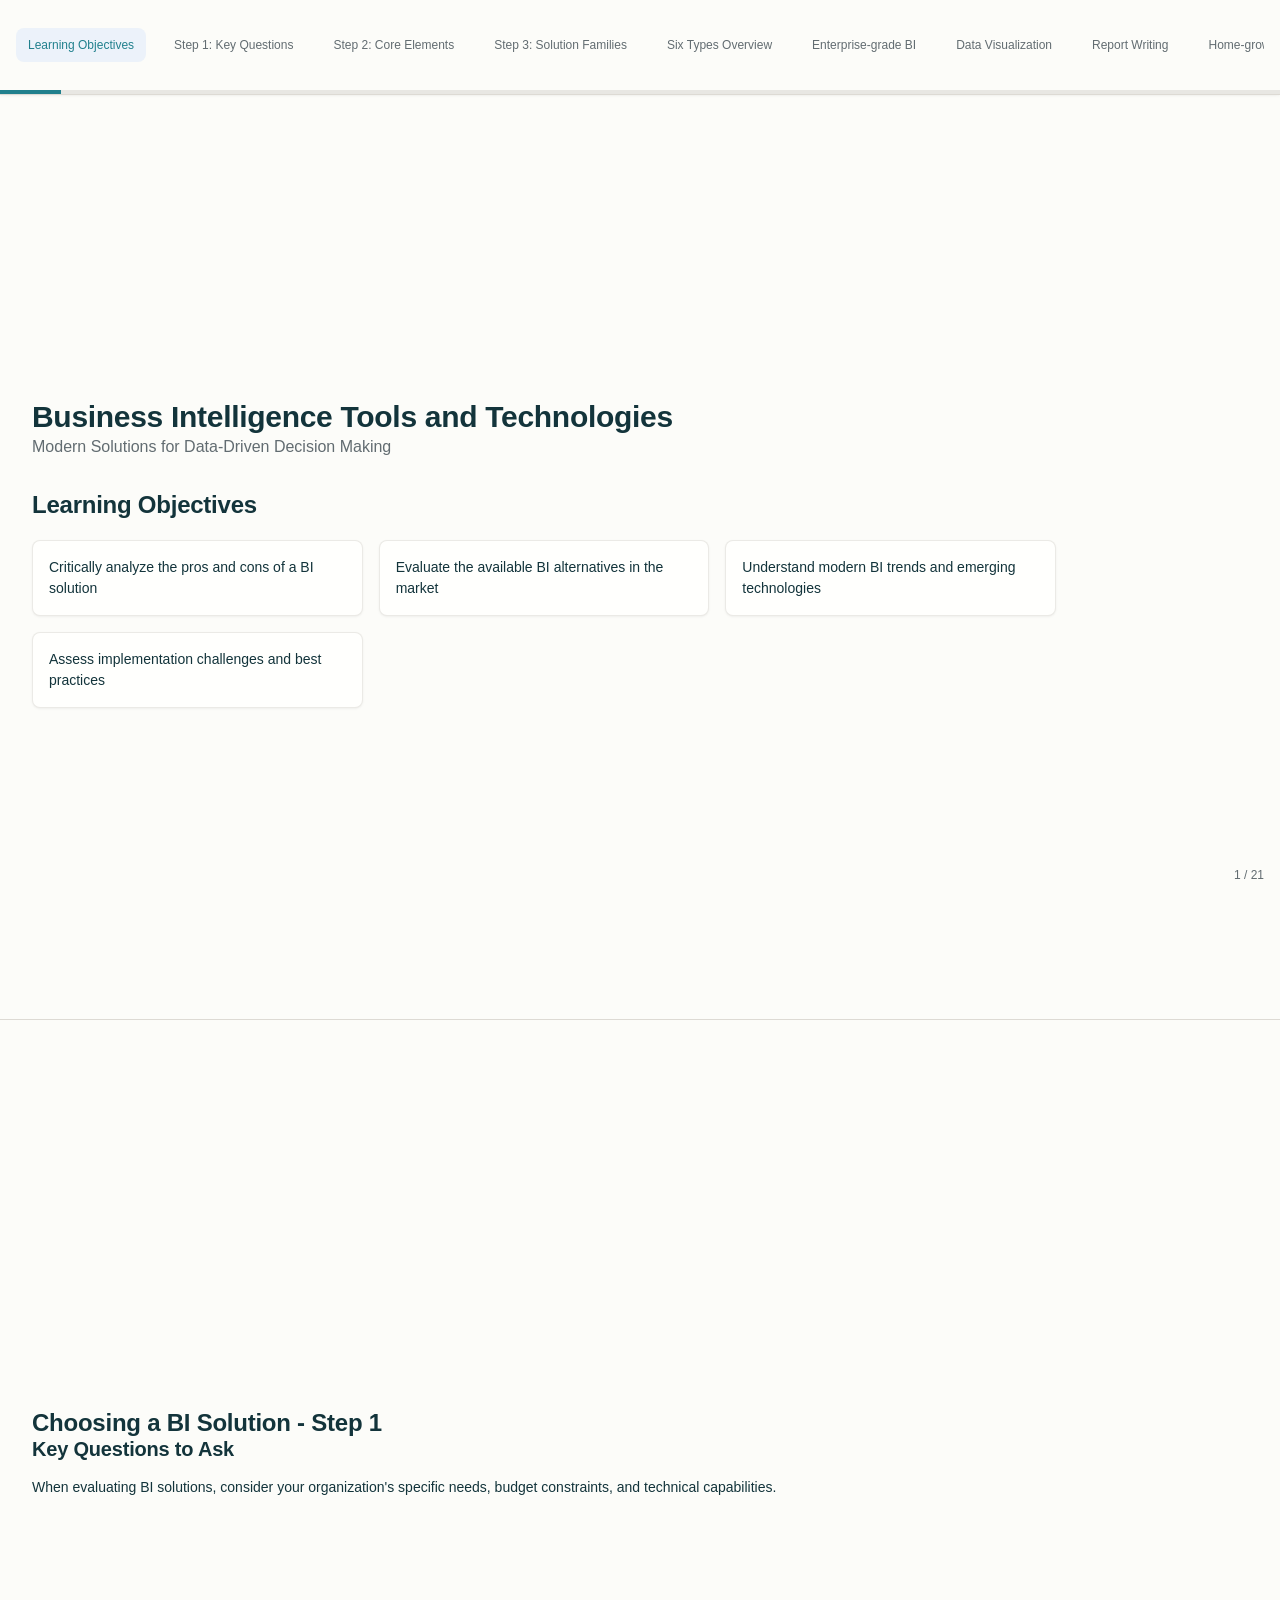
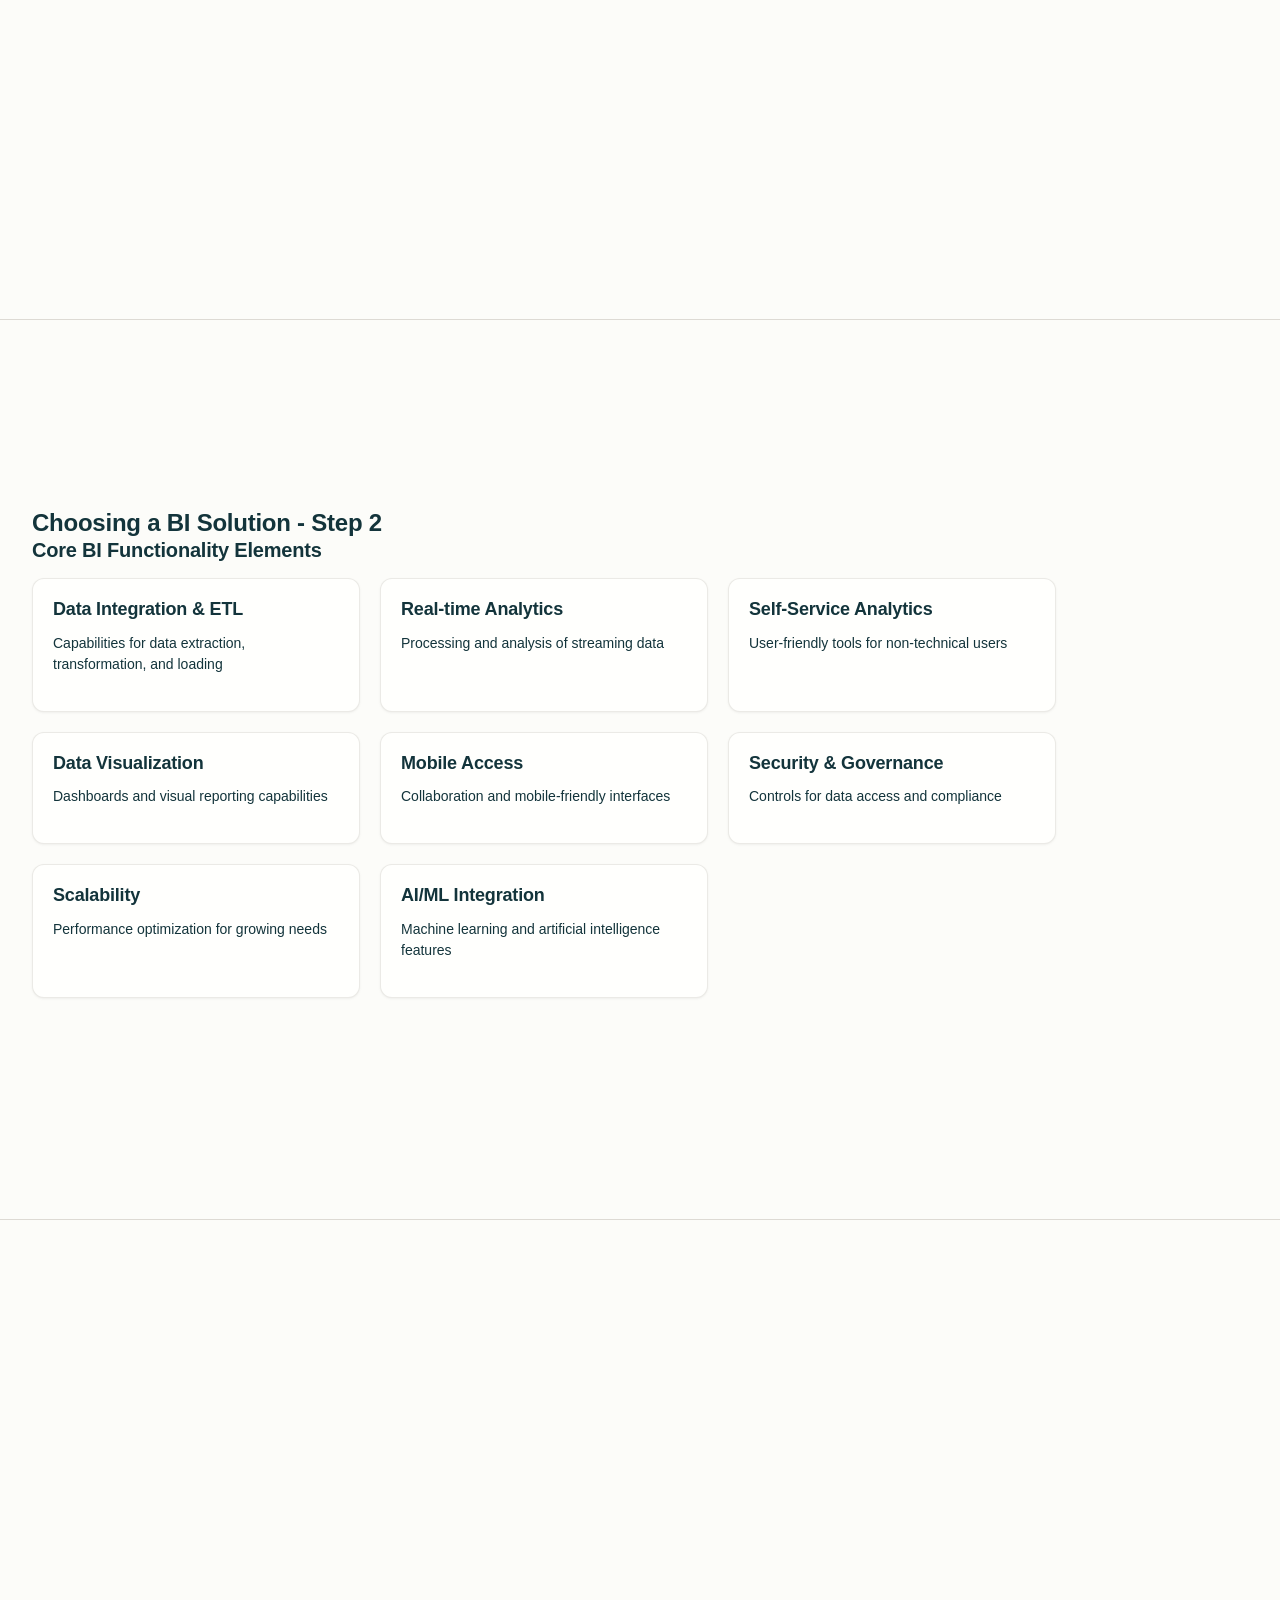
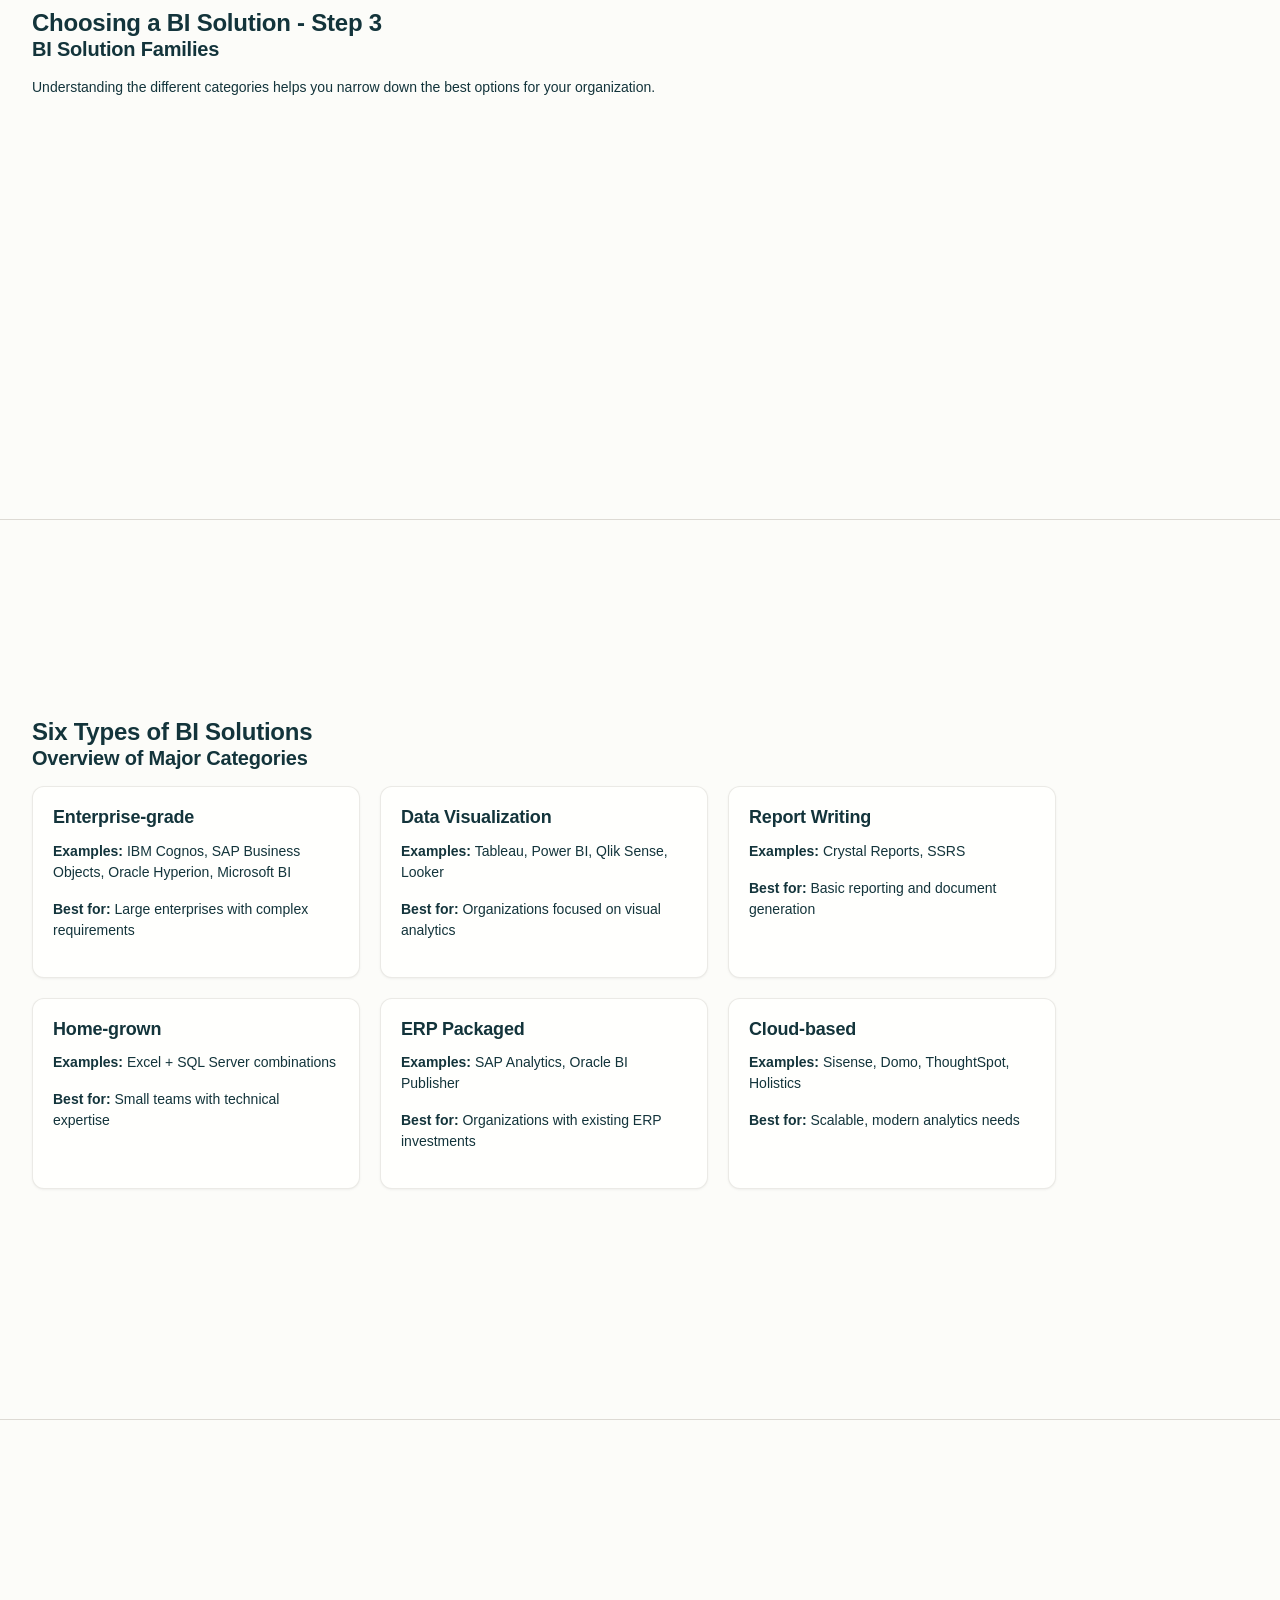
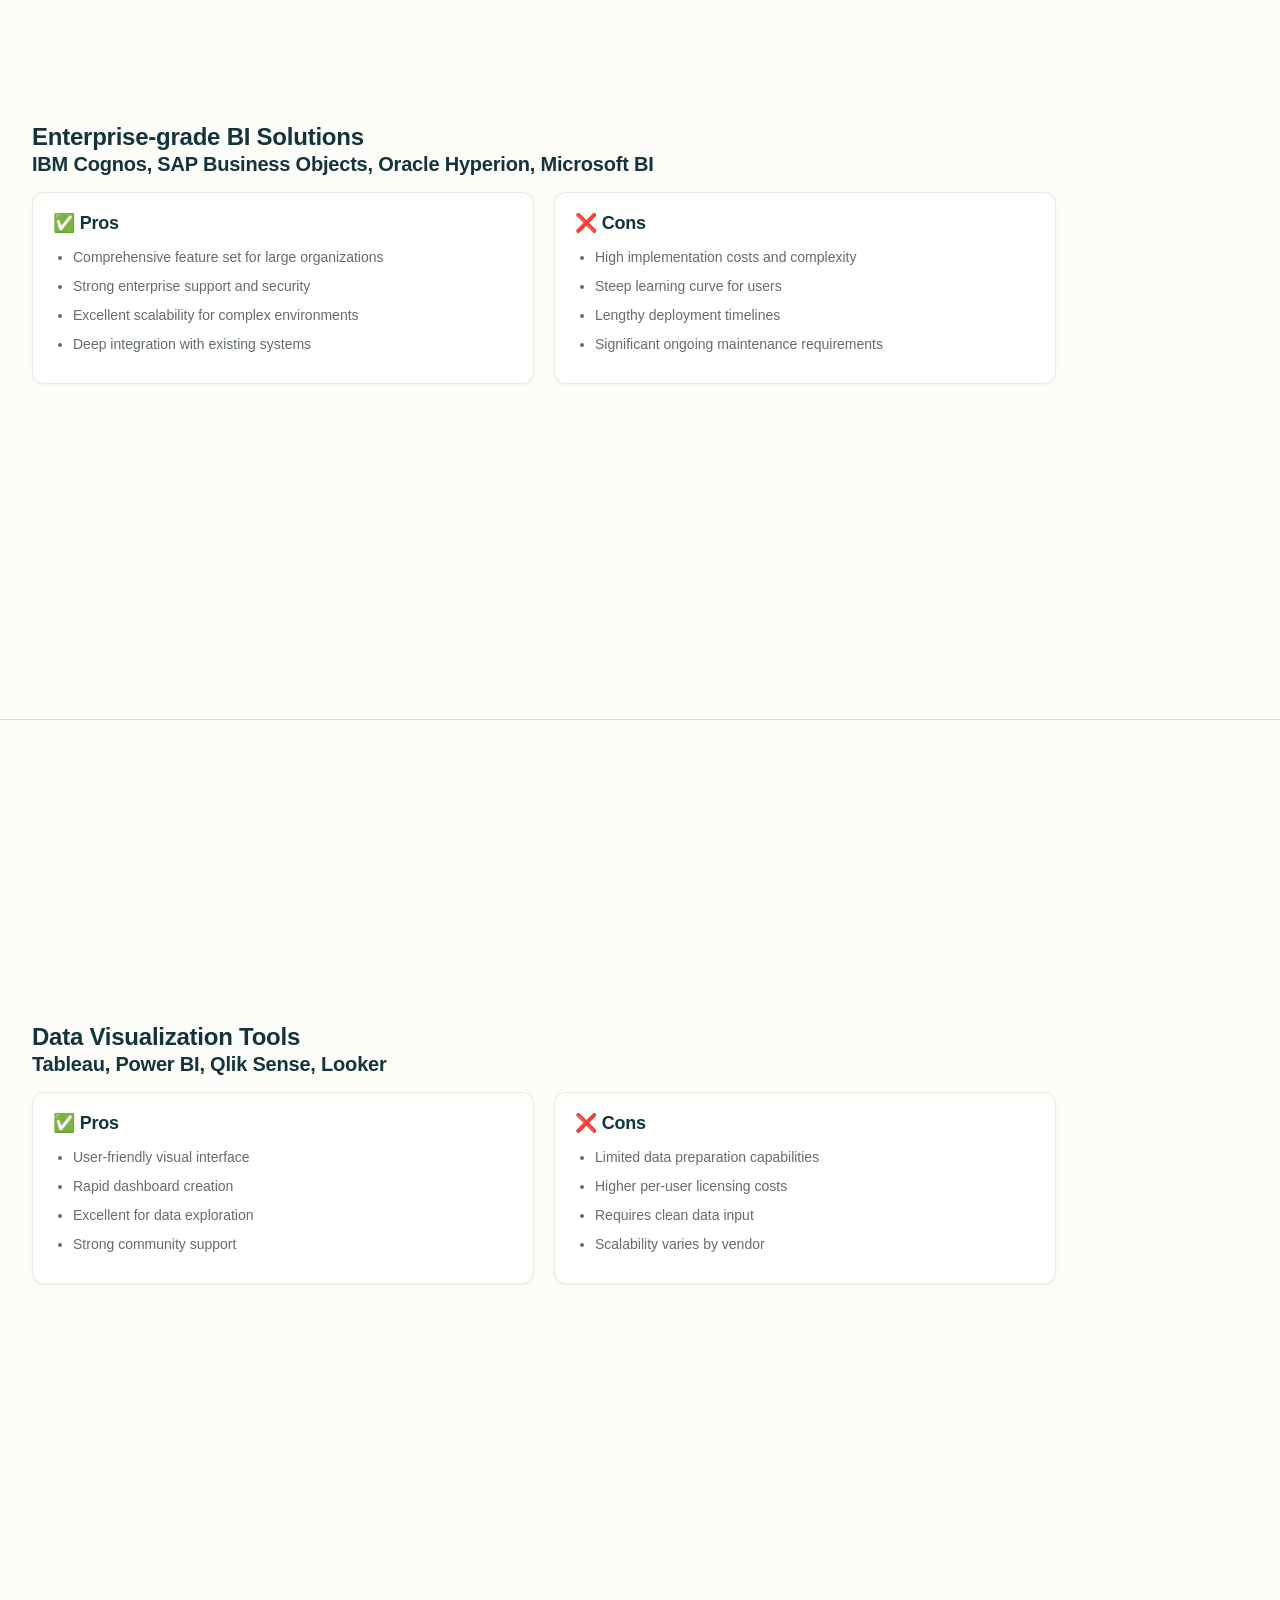
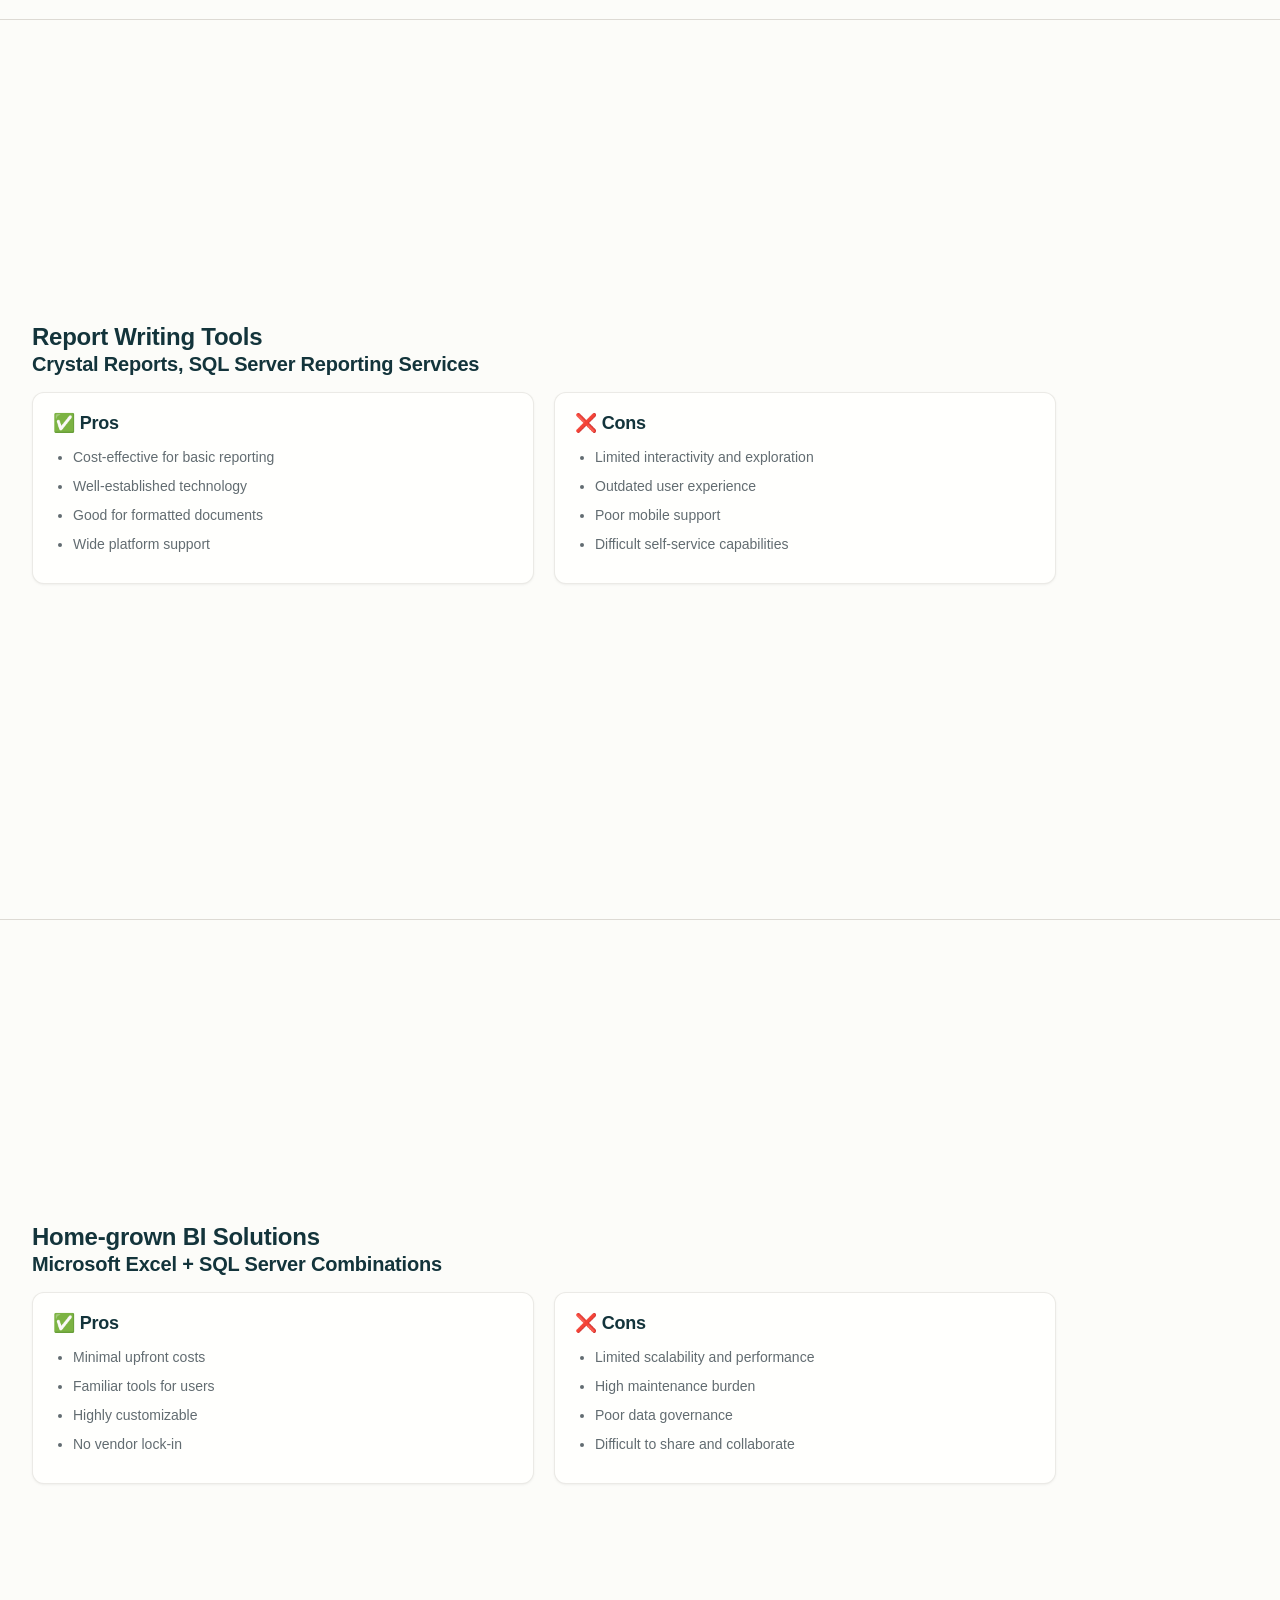
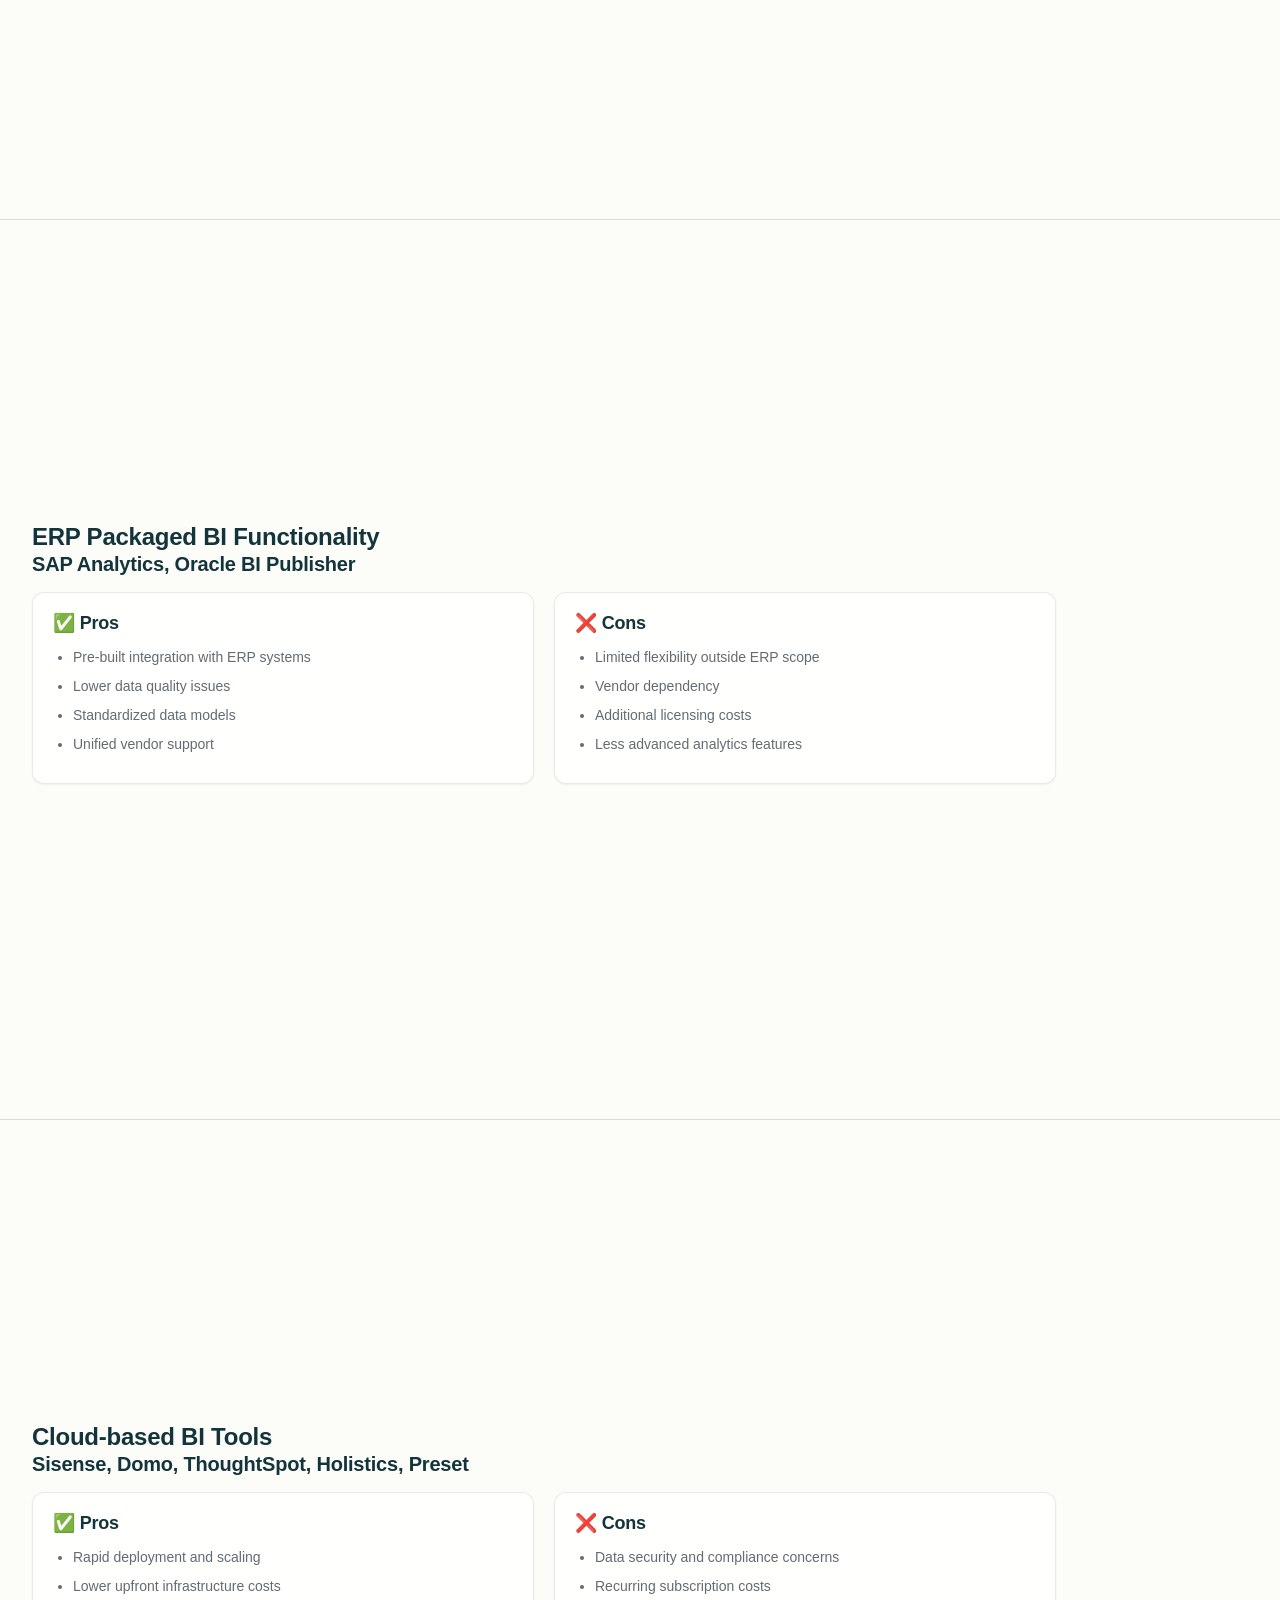
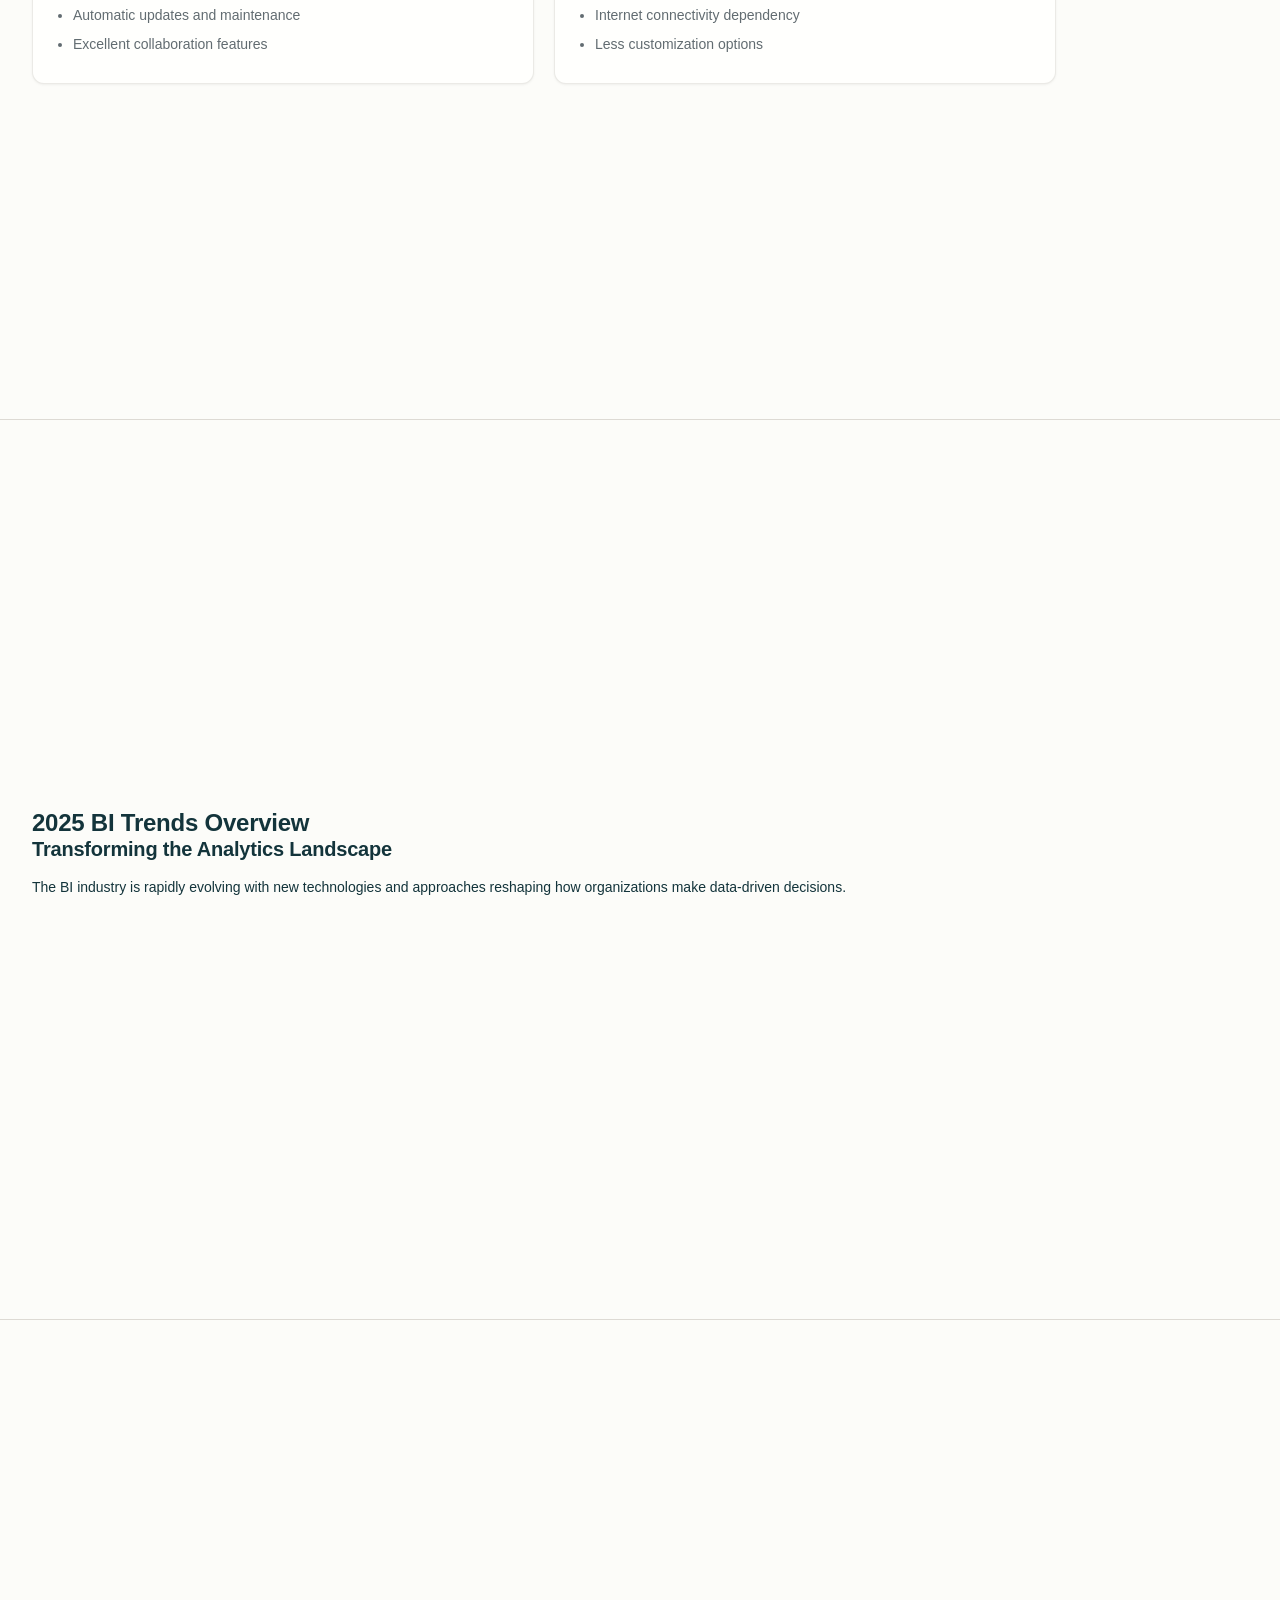
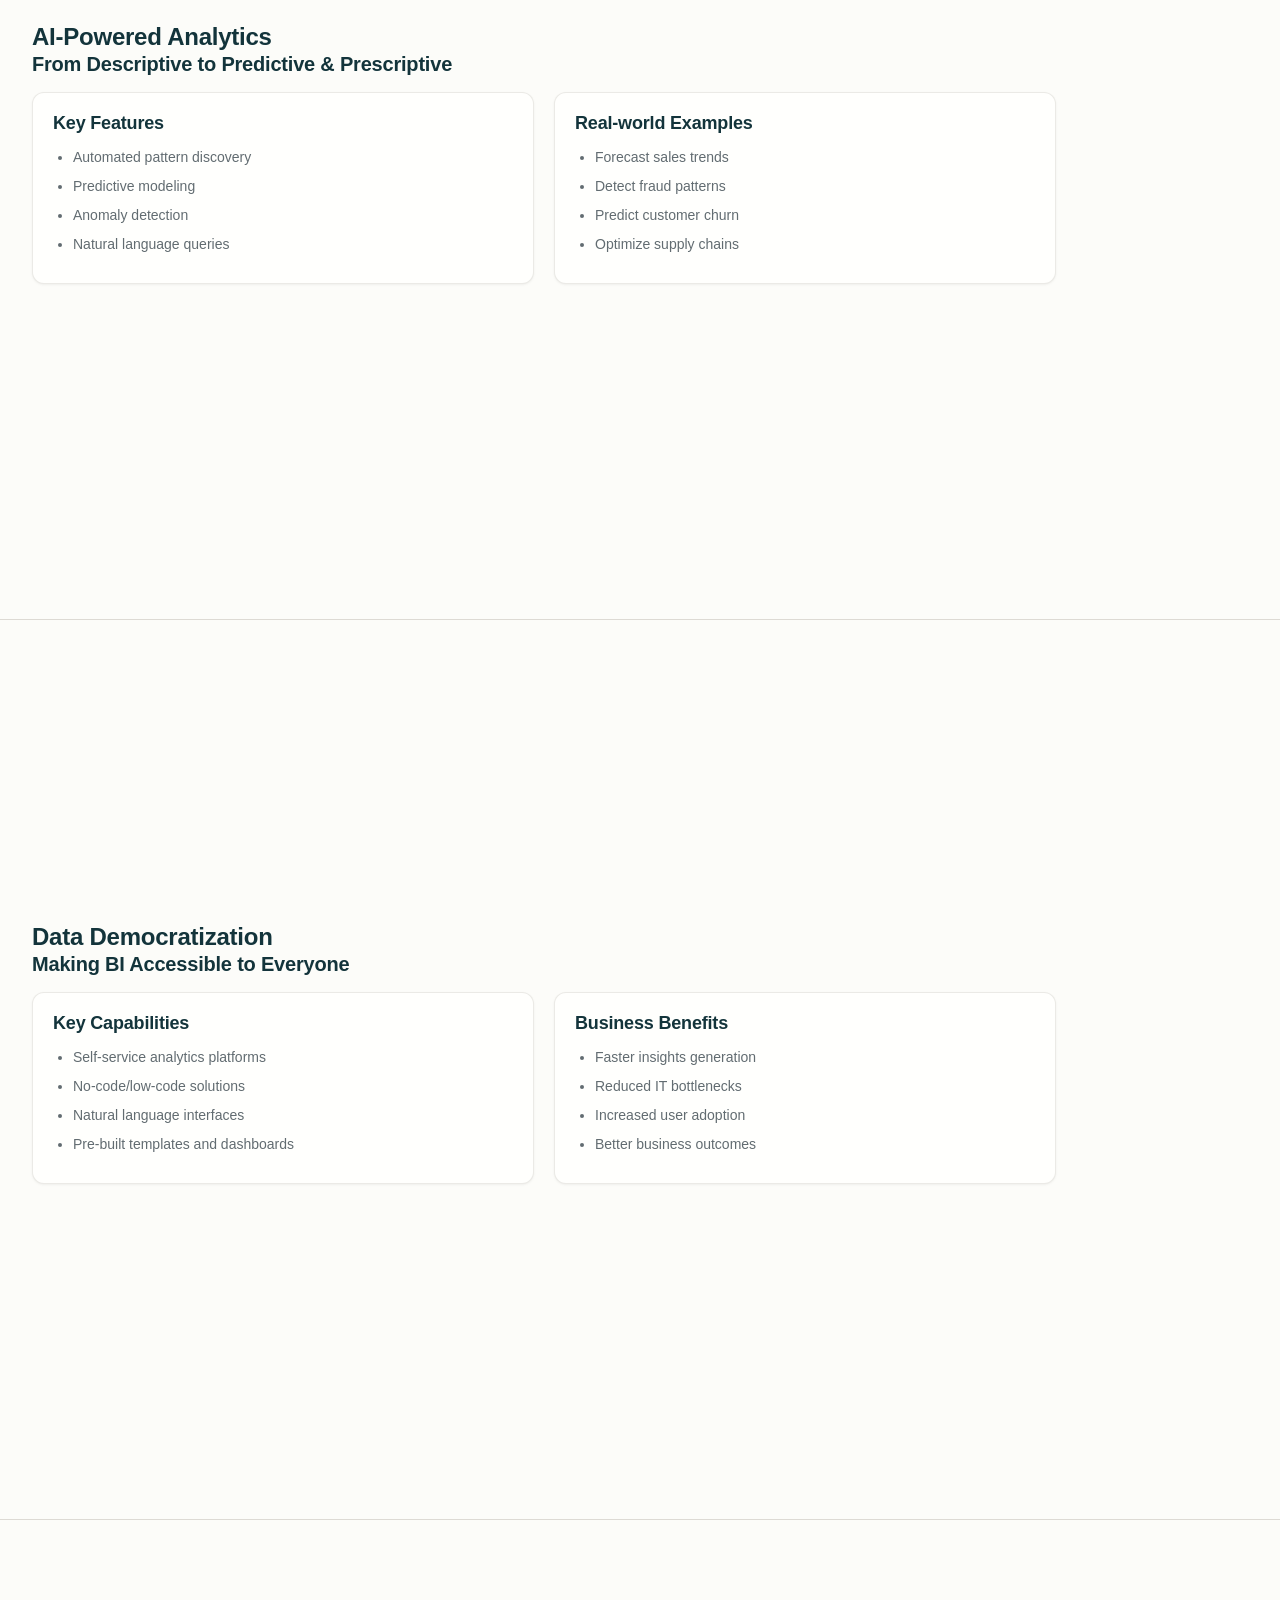
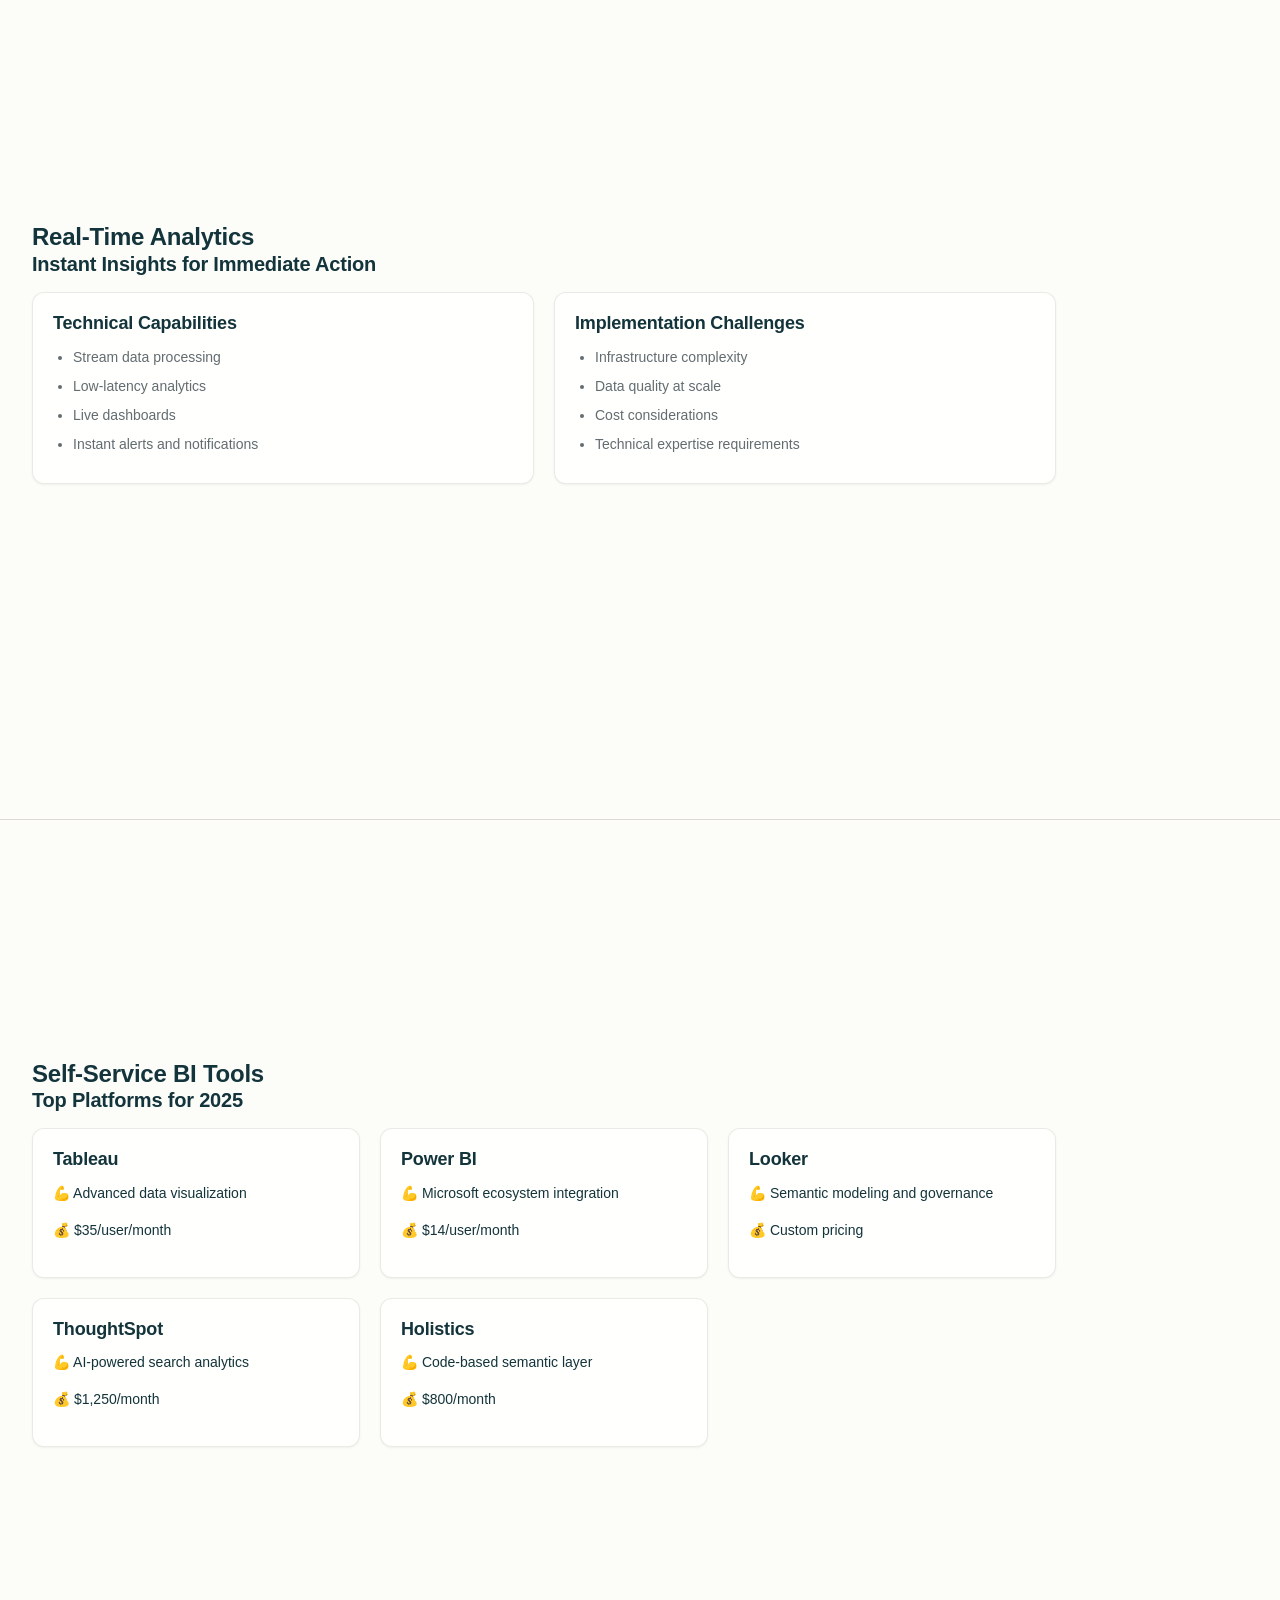
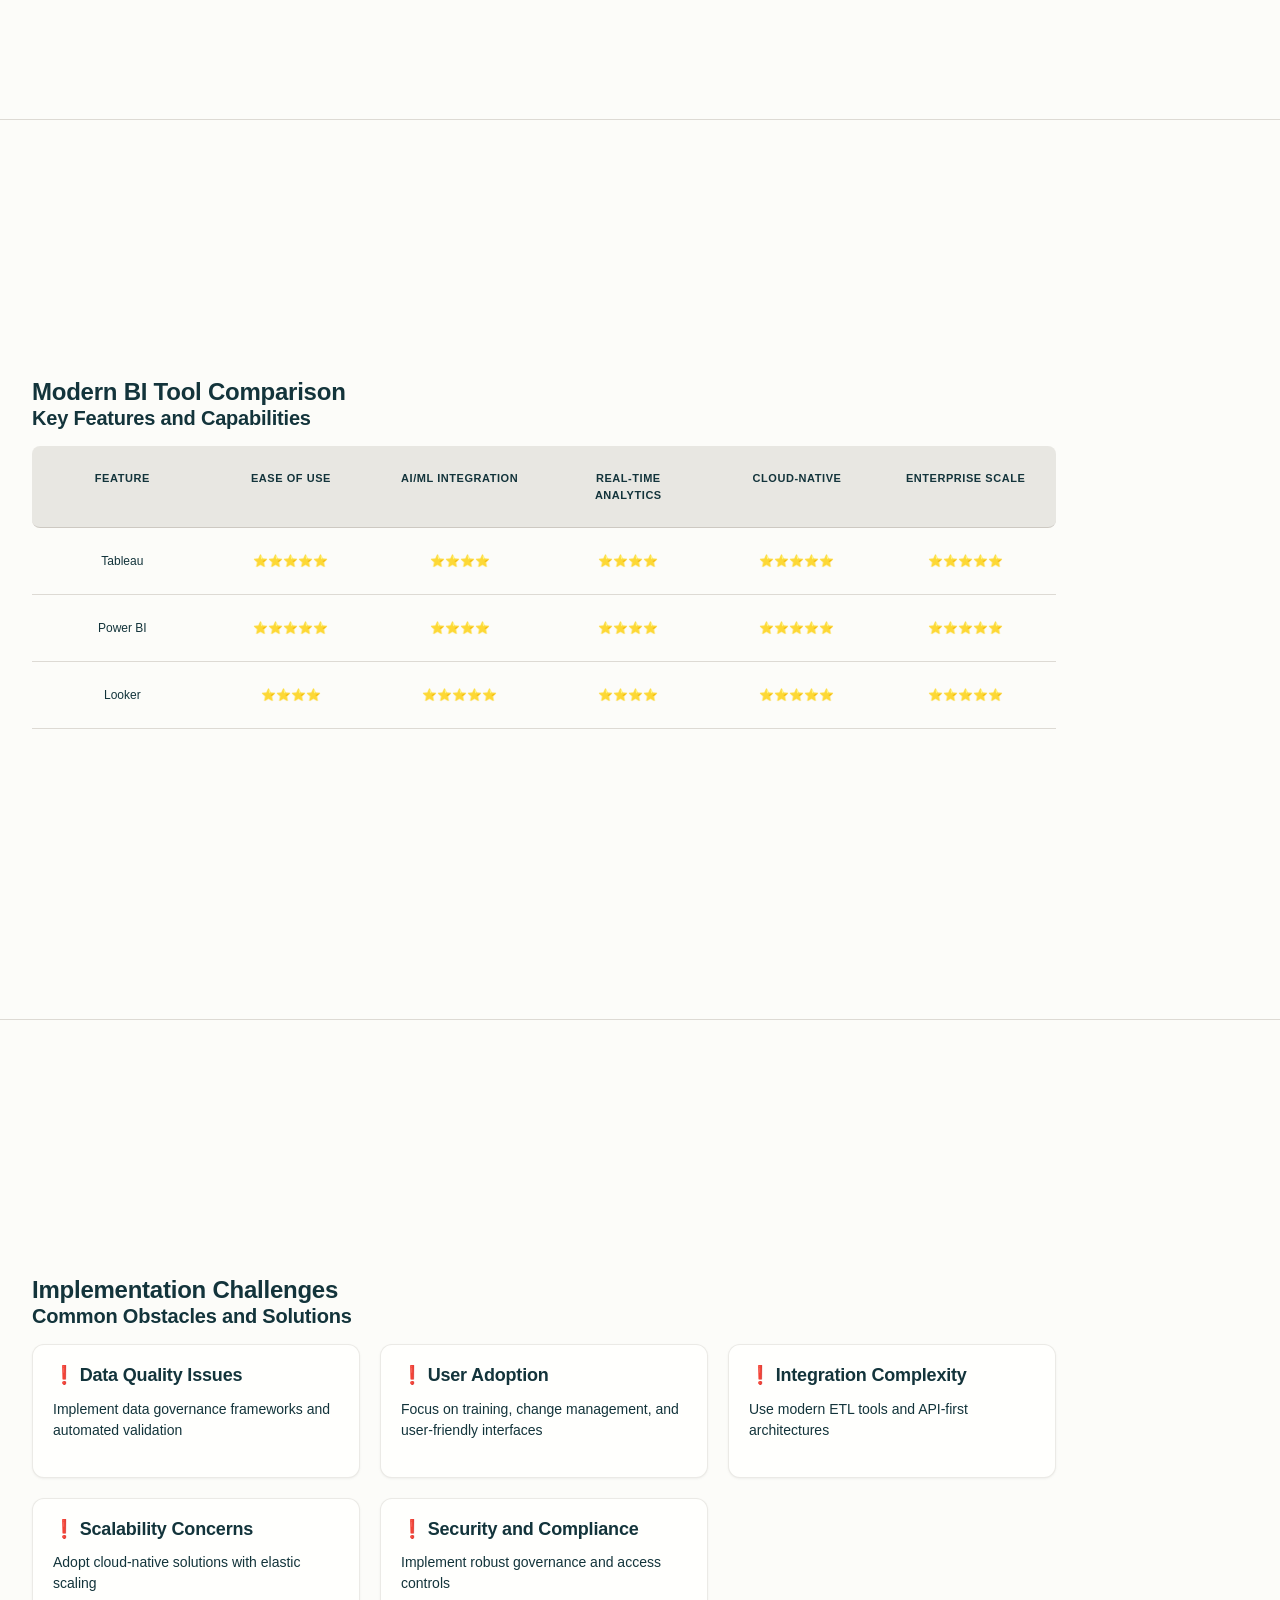
<file: lbef/Session 2 - BI Tools Slides/index.html>
<!DOCTYPE html>
<html lang="en">
<head>
    <meta charset="UTF-8">
    <meta name="viewport" content="width=device-width, initial-scale=1.0">
    <title>Business Intelligence Tools and Technologies</title>
    <link rel="stylesheet" href="style.css">
</head>
<body>
    <nav class="nav-header">
        <div class="nav-container">
            <button class="nav-toggle" id="navToggle" aria-label="Toggle navigation">☰</button>
            <div class="slide-nav" id="slideNav">
                <div class="nav-items">
                    <a href="#slide1" class="nav-item" data-slide="1">Learning Objectives</a>
                    <a href="#slide2" class="nav-item" data-slide="2">Step 1: Key Questions</a>
                    <a href="#slide3" class="nav-item" data-slide="3">Step 2: Core Elements</a>
                    <a href="#slide4" class="nav-item" data-slide="4">Step 3: Solution Families</a>
                    <a href="#slide5" class="nav-item" data-slide="5">Six Types Overview</a>
                    <a href="#slide6" class="nav-item" data-slide="6">Enterprise-grade BI</a>
                    <a href="#slide7" class="nav-item" data-slide="7">Data Visualization</a>
                    <a href="#slide8" class="nav-item" data-slide="8">Report Writing</a>
                    <a href="#slide9" class="nav-item" data-slide="9">Home-grown Solutions</a>
                    <a href="#slide10" class="nav-item" data-slide="10">ERP Packaged BI</a>
                    <a href="#slide11" class="nav-item" data-slide="11">Cloud-based BI</a>
                    <a href="#slide12" class="nav-item" data-slide="12">2025 BI Trends</a>
                    <a href="#slide13" class="nav-item" data-slide="13">AI-Powered Analytics</a>
                    <a href="#slide14" class="nav-item" data-slide="14">Data Democratization</a>
                    <a href="#slide15" class="nav-item" data-slide="15">Real-Time Analytics</a>
                    <a href="#slide16" class="nav-item" data-slide="16">Self-Service BI Tools</a>
                    <a href="#slide17" class="nav-item" data-slide="17">Modern BI Comparison</a>
                    <a href="#slide18" class="nav-item" data-slide="18">Implementation Challenges</a>
                    <a href="#slide19" class="nav-item" data-slide="19">Data Governance</a>
                    <a href="#slide20" class="nav-item" data-slide="20">Cloud BI Benefits</a>
                    <a href="#slide21" class="nav-item" data-slide="21">Key Takeaways</a>
                </div>
            </div>
        </div>
        <div class="progress-bar">
            <div class="progress-fill" id="progressFill"></div>
        </div>
        <div class="progress-text" id="progressText">1 / 21</div>
    </nav>

    <main class="presentation">
        <section class="slide" id="slide1">
            <div class="slide-content">
                <h1>Business Intelligence Tools and Technologies</h1>
                <p class="subtitle">Modern Solutions for Data-Driven Decision Making</p>
                <div class="slide-section">
                    <h2>Learning Objectives</h2>
                    <ul class="objective-list">
                        <li class="objective-card">Critically analyze the pros and cons of a BI solution</li>
                        <li class="objective-card">Evaluate the available BI alternatives in the market</li>
                        <li class="objective-card">Understand modern BI trends and emerging technologies</li>
                        <li class="objective-card">Assess implementation challenges and best practices</li>
                    </ul>
                </div>
            </div>
        </section>

        <section class="slide" id="slide2">
            <div class="slide-content">
                <h2>Choosing a BI Solution - Step 1</h2>
                <div class="slide-section">
                    <h3>Key Questions to Ask</h3>
                    <p>When evaluating BI solutions, consider your organization's specific needs, budget constraints, and technical capabilities.</p>
                </div>
            </div>
        </section>

        <section class="slide" id="slide3">
            <div class="slide-content">
                <h2>Choosing a BI Solution - Step 2</h2>
                <div class="slide-section">
                    <h3>Core BI Functionality Elements</h3>
                    <div class="functionality-grid">
                        <div class="functionality-card">
                            <h4>Data Integration & ETL</h4>
                            <p>Capabilities for data extraction, transformation, and loading</p>
                        </div>
                        <div class="functionality-card">
                            <h4>Real-time Analytics</h4>
                            <p>Processing and analysis of streaming data</p>
                        </div>
                        <div class="functionality-card">
                            <h4>Self-Service Analytics</h4>
                            <p>User-friendly tools for non-technical users</p>
                        </div>
                        <div class="functionality-card">
                            <h4>Data Visualization</h4>
                            <p>Dashboards and visual reporting capabilities</p>
                        </div>
                        <div class="functionality-card">
                            <h4>Mobile Access</h4>
                            <p>Collaboration and mobile-friendly interfaces</p>
                        </div>
                        <div class="functionality-card">
                            <h4>Security & Governance</h4>
                            <p>Controls for data access and compliance</p>
                        </div>
                        <div class="functionality-card">
                            <h4>Scalability</h4>
                            <p>Performance optimization for growing needs</p>
                        </div>
                        <div class="functionality-card">
                            <h4>AI/ML Integration</h4>
                            <p>Machine learning and artificial intelligence features</p>
                        </div>
                    </div>
                </div>
            </div>
        </section>

        <section class="slide" id="slide4">
            <div class="slide-content">
                <h2>Choosing a BI Solution - Step 3</h2>
                <div class="slide-section">
                    <h3>BI Solution Families</h3>
                    <p>Understanding the different categories helps you narrow down the best options for your organization.</p>
                </div>
            </div>
        </section>

        <section class="slide" id="slide5">
            <div class="slide-content">
                <h2>Six Types of BI Solutions</h2>
                <div class="slide-section">
                    <h3>Overview of Major Categories</h3>
                    <div class="type-grid">
                        <div class="type-card">
                            <h4>Enterprise-grade</h4>
                            <p><strong>Examples:</strong> IBM Cognos, SAP Business Objects, Oracle Hyperion, Microsoft BI</p>
                            <p><strong>Best for:</strong> Large enterprises with complex requirements</p>
                        </div>
                        <div class="type-card">
                            <h4>Data Visualization</h4>
                            <p><strong>Examples:</strong> Tableau, Power BI, Qlik Sense, Looker</p>
                            <p><strong>Best for:</strong> Organizations focused on visual analytics</p>
                        </div>
                        <div class="type-card">
                            <h4>Report Writing</h4>
                            <p><strong>Examples:</strong> Crystal Reports, SSRS</p>
                            <p><strong>Best for:</strong> Basic reporting and document generation</p>
                        </div>
                        <div class="type-card">
                            <h4>Home-grown</h4>
                            <p><strong>Examples:</strong> Excel + SQL Server combinations</p>
                            <p><strong>Best for:</strong> Small teams with technical expertise</p>
                        </div>
                        <div class="type-card">
                            <h4>ERP Packaged</h4>
                            <p><strong>Examples:</strong> SAP Analytics, Oracle BI Publisher</p>
                            <p><strong>Best for:</strong> Organizations with existing ERP investments</p>
                        </div>
                        <div class="type-card">
                            <h4>Cloud-based</h4>
                            <p><strong>Examples:</strong> Sisense, Domo, ThoughtSpot, Holistics</p>
                            <p><strong>Best for:</strong> Scalable, modern analytics needs</p>
                        </div>
                    </div>
                </div>
            </div>
        </section>

        <section class="slide" id="slide6">
            <div class="slide-content">
                <h2>Enterprise-grade BI Solutions</h2>
                <div class="slide-section">
                    <h3>IBM Cognos, SAP Business Objects, Oracle Hyperion, Microsoft BI</h3>
                    <div class="comparison-grid">
                        <div class="comparison-card">
                            <h4>✅ Pros</h4>
                            <ul>
                                <li>Comprehensive feature set for large organizations</li>
                                <li>Strong enterprise support and security</li>
                                <li>Excellent scalability for complex environments</li>
                                <li>Deep integration with existing systems</li>
                            </ul>
                        </div>
                        <div class="comparison-card">
                            <h4>❌ Cons</h4>
                            <ul>
                                <li>High implementation costs and complexity</li>
                                <li>Steep learning curve for users</li>
                                <li>Lengthy deployment timelines</li>
                                <li>Significant ongoing maintenance requirements</li>
                            </ul>
                        </div>
                    </div>
                </div>
            </div>
        </section>

        <section class="slide" id="slide7">
            <div class="slide-content">
                <h2>Data Visualization Tools</h2>
                <div class="slide-section">
                    <h3>Tableau, Power BI, Qlik Sense, Looker</h3>
                    <div class="comparison-grid">
                        <div class="comparison-card">
                            <h4>✅ Pros</h4>
                            <ul>
                                <li>User-friendly visual interface</li>
                                <li>Rapid dashboard creation</li>
                                <li>Excellent for data exploration</li>
                                <li>Strong community support</li>
                            </ul>
                        </div>
                        <div class="comparison-card">
                            <h4>❌ Cons</h4>
                            <ul>
                                <li>Limited data preparation capabilities</li>
                                <li>Higher per-user licensing costs</li>
                                <li>Requires clean data input</li>
                                <li>Scalability varies by vendor</li>
                            </ul>
                        </div>
                    </div>
                </div>
            </div>
        </section>

        <section class="slide" id="slide8">
            <div class="slide-content">
                <h2>Report Writing Tools</h2>
                <div class="slide-section">
                    <h3>Crystal Reports, SQL Server Reporting Services</h3>
                    <div class="comparison-grid">
                        <div class="comparison-card">
                            <h4>✅ Pros</h4>
                            <ul>
                                <li>Cost-effective for basic reporting</li>
                                <li>Well-established technology</li>
                                <li>Good for formatted documents</li>
                                <li>Wide platform support</li>
                            </ul>
                        </div>
                        <div class="comparison-card">
                            <h4>❌ Cons</h4>
                            <ul>
                                <li>Limited interactivity and exploration</li>
                                <li>Outdated user experience</li>
                                <li>Poor mobile support</li>
                                <li>Difficult self-service capabilities</li>
                            </ul>
                        </div>
                    </div>
                </div>
            </div>
        </section>

        <section class="slide" id="slide9">
            <div class="slide-content">
                <h2>Home-grown BI Solutions</h2>
                <div class="slide-section">
                    <h3>Microsoft Excel + SQL Server Combinations</h3>
                    <div class="comparison-grid">
                        <div class="comparison-card">
                            <h4>✅ Pros</h4>
                            <ul>
                                <li>Minimal upfront costs</li>
                                <li>Familiar tools for users</li>
                                <li>Highly customizable</li>
                                <li>No vendor lock-in</li>
                            </ul>
                        </div>
                        <div class="comparison-card">
                            <h4>❌ Cons</h4>
                            <ul>
                                <li>Limited scalability and performance</li>
                                <li>High maintenance burden</li>
                                <li>Poor data governance</li>
                                <li>Difficult to share and collaborate</li>
                            </ul>
                        </div>
                    </div>
                </div>
            </div>
        </section>

        <section class="slide" id="slide10">
            <div class="slide-content">
                <h2>ERP Packaged BI Functionality</h2>
                <div class="slide-section">
                    <h3>SAP Analytics, Oracle BI Publisher</h3>
                    <div class="comparison-grid">
                        <div class="comparison-card">
                            <h4>✅ Pros</h4>
                            <ul>
                                <li>Pre-built integration with ERP systems</li>
                                <li>Lower data quality issues</li>
                                <li>Standardized data models</li>
                                <li>Unified vendor support</li>
                            </ul>
                        </div>
                        <div class="comparison-card">
                            <h4>❌ Cons</h4>
                            <ul>
                                <li>Limited flexibility outside ERP scope</li>
                                <li>Vendor dependency</li>
                                <li>Additional licensing costs</li>
                                <li>Less advanced analytics features</li>
                            </ul>
                        </div>
                    </div>
                </div>
            </div>
        </section>

        <section class="slide" id="slide11">
            <div class="slide-content">
                <h2>Cloud-based BI Tools</h2>
                <div class="slide-section">
                    <h3>Sisense, Domo, ThoughtSpot, Holistics, Preset</h3>
                    <div class="comparison-grid">
                        <div class="comparison-card">
                            <h4>✅ Pros</h4>
                            <ul>
                                <li>Rapid deployment and scaling</li>
                                <li>Lower upfront infrastructure costs</li>
                                <li>Automatic updates and maintenance</li>
                                <li>Excellent collaboration features</li>
                            </ul>
                        </div>
                        <div class="comparison-card">
                            <h4>❌ Cons</h4>
                            <ul>
                                <li>Data security and compliance concerns</li>
                                <li>Recurring subscription costs</li>
                                <li>Internet connectivity dependency</li>
                                <li>Less customization options</li>
                            </ul>
                        </div>
                    </div>
                </div>
            </div>
        </section>

        <section class="slide" id="slide12">
            <div class="slide-content">
                <h2>2025 BI Trends Overview</h2>
                <div class="slide-section">
                    <h3>Transforming the Analytics Landscape</h3>
                    <p>The BI industry is rapidly evolving with new technologies and approaches reshaping how organizations make data-driven decisions.</p>
                </div>
            </div>
        </section>

        <section class="slide" id="slide13">
            <div class="slide-content">
                <h2>AI-Powered Analytics</h2>
                <div class="slide-section">
                    <h3>From Descriptive to Predictive & Prescriptive</h3>
                    <div class="trend-grid">
                        <div class="trend-card">
                            <h4>Key Features</h4>
                            <ul>
                                <li>Automated pattern discovery</li>
                                <li>Predictive modeling</li>
                                <li>Anomaly detection</li>
                                <li>Natural language queries</li>
                            </ul>
                        </div>
                        <div class="trend-card">
                            <h4>Real-world Examples</h4>
                            <ul>
                                <li>Forecast sales trends</li>
                                <li>Detect fraud patterns</li>
                                <li>Predict customer churn</li>
                                <li>Optimize supply chains</li>
                            </ul>
                        </div>
                    </div>
                </div>
            </div>
        </section>

        <section class="slide" id="slide14">
            <div class="slide-content">
                <h2>Data Democratization</h2>
                <div class="slide-section">
                    <h3>Making BI Accessible to Everyone</h3>
                    <div class="trend-grid">
                        <div class="trend-card">
                            <h4>Key Capabilities</h4>
                            <ul>
                                <li>Self-service analytics platforms</li>
                                <li>No-code/low-code solutions</li>
                                <li>Natural language interfaces</li>
                                <li>Pre-built templates and dashboards</li>
                            </ul>
                        </div>
                        <div class="trend-card">
                            <h4>Business Benefits</h4>
                            <ul>
                                <li>Faster insights generation</li>
                                <li>Reduced IT bottlenecks</li>
                                <li>Increased user adoption</li>
                                <li>Better business outcomes</li>
                            </ul>
                        </div>
                    </div>
                </div>
            </div>
        </section>

        <section class="slide" id="slide15">
            <div class="slide-content">
                <h2>Real-Time Analytics</h2>
                <div class="slide-section">
                    <h3>Instant Insights for Immediate Action</h3>
                    <div class="trend-grid">
                        <div class="trend-card">
                            <h4>Technical Capabilities</h4>
                            <ul>
                                <li>Stream data processing</li>
                                <li>Low-latency analytics</li>
                                <li>Live dashboards</li>
                                <li>Instant alerts and notifications</li>
                            </ul>
                        </div>
                        <div class="trend-card">
                            <h4>Implementation Challenges</h4>
                            <ul>
                                <li>Infrastructure complexity</li>
                                <li>Data quality at scale</li>
                                <li>Cost considerations</li>
                                <li>Technical expertise requirements</li>
                            </ul>
                        </div>
                    </div>
                </div>
            </div>
        </section>

        <section class="slide" id="slide16">
            <div class="slide-content">
                <h2>Self-Service BI Tools</h2>
                <div class="slide-section">
                    <h3>Top Platforms for 2025</h3>
                    <div class="tool-grid">
                        <div class="tool-card">
                            <h4>Tableau</h4>
                            <p>💪 Advanced data visualization</p>
                            <p>💰 $35/user/month</p>
                        </div>
                        <div class="tool-card">
                            <h4>Power BI</h4>
                            <p>💪 Microsoft ecosystem integration</p>
                            <p>💰 $14/user/month</p>
                        </div>
                        <div class="tool-card">
                            <h4>Looker</h4>
                            <p>💪 Semantic modeling and governance</p>
                            <p>💰 Custom pricing</p>
                        </div>
                        <div class="tool-card">
                            <h4>ThoughtSpot</h4>
                            <p>💪 AI-powered search analytics</p>
                            <p>💰 $1,250/month</p>
                        </div>
                        <div class="tool-card">
                            <h4>Holistics</h4>
                            <p>💪 Code-based semantic layer</p>
                            <p>💰 $800/month</p>
                        </div>
                    </div>
                </div>
            </div>
        </section>

        <section class="slide" id="slide17">
            <div class="slide-content">
                <h2>Modern BI Tool Comparison</h2>
                <div class="slide-section">
                    <h3>Key Features and Capabilities</h3>
                    <div class="comparison-table">
                        <div class="table-row header">
                            <div class="table-cell">Feature</div>
                            <div class="table-cell">Ease of Use</div>
                            <div class="table-cell">AI/ML Integration</div>
                            <div class="table-cell">Real-Time Analytics</div>
                            <div class="table-cell">Cloud-Native</div>
                            <div class="table-cell">Enterprise Scale</div>
                        </div>
                        <div class="table-row">
                            <div class="table-cell">Tableau</div>
                            <div class="table-cell">⭐⭐⭐⭐⭐</div>
                            <div class="table-cell">⭐⭐⭐⭐</div>
                            <div class="table-cell">⭐⭐⭐⭐</div>
                            <div class="table-cell">⭐⭐⭐⭐⭐</div>
                            <div class="table-cell">⭐⭐⭐⭐⭐</div>
                        </div>
                        <div class="table-row">
                            <div class="table-cell">Power BI</div>
                            <div class="table-cell">⭐⭐⭐⭐⭐</div>
                            <div class="table-cell">⭐⭐⭐⭐</div>
                            <div class="table-cell">⭐⭐⭐⭐</div>
                            <div class="table-cell">⭐⭐⭐⭐⭐</div>
                            <div class="table-cell">⭐⭐⭐⭐⭐</div>
                        </div>
                        <div class="table-row">
                            <div class="table-cell">Looker</div>
                            <div class="table-cell">⭐⭐⭐⭐</div>
                            <div class="table-cell">⭐⭐⭐⭐⭐</div>
                            <div class="table-cell">⭐⭐⭐⭐</div>
                            <div class="table-cell">⭐⭐⭐⭐⭐</div>
                            <div class="table-cell">⭐⭐⭐⭐⭐</div>
                        </div>
                    </div>
                </div>
            </div>
        </section>

        <section class="slide" id="slide18">
            <div class="slide-content">
                <h2>Implementation Challenges</h2>
                <div class="slide-section">
                    <h3>Common Obstacles and Solutions</h3>
                    <div class="challenge-grid">
                        <div class="challenge-card">
                            <h4>❗ Data Quality Issues</h4>
                            <p>Implement data governance frameworks and automated validation</p>
                        </div>
                        <div class="challenge-card">
                            <h4>❗ User Adoption</h4>
                            <p>Focus on training, change management, and user-friendly interfaces</p>
                        </div>
                        <div class="challenge-card">
                            <h4>❗ Integration Complexity</h4>
                            <p>Use modern ETL tools and API-first architectures</p>
                        </div>
                        <div class="challenge-card">
                            <h4>❗ Scalability Concerns</h4>
                            <p>Adopt cloud-native solutions with elastic scaling</p>
                        </div>
                        <div class="challenge-card">
                            <h4>❗ Security and Compliance</h4>
                            <p>Implement robust governance and access controls</p>
                        </div>
                    </div>
                </div>
            </div>
        </section>

        <section class="slide" id="slide19">
            <div class="slide-content">
                <h2>Data Governance in BI</h2>
                <div class="slide-section">
                    <h3>Foundation for Reliable Analytics</h3>
                    <div class="trend-grid">
                        <div class="trend-card">
                            <h4>Key Elements</h4>
                            <ul>
                                <li>Data quality standards</li>
                                <li>Access control policies</li>
                                <li>Metadata management</li>
                                <li>Compliance frameworks</li>
                            </ul>
                        </div>
                        <div class="trend-card">
                            <h4>Governance Models</h4>
                            <ul>
                                <li>Centralized governance</li>
                                <li>Federated governance</li>
                                <li>Hybrid approaches</li>
                                <li>Self-service governance</li>
                            </ul>
                        </div>
                    </div>
                </div>
            </div>
        </section>

        <section class="slide" id="slide20">
            <div class="slide-content">
                <h2>Cloud BI Architecture Benefits</h2>
                <div class="slide-section">
                    <h3>Advantages of Modern Cloud Solutions</h3>
                    <div class="benefit-grid">
                        <div class="benefit-card">
                            <h4>Enhanced Scalability</h4>
                            <p>Automatically scale resources based on demand</p>
                        </div>
                        <div class="benefit-card">
                            <h4>Cost Efficiency</h4>
                            <p>Pay-as-you-go model reduces upfront investment</p>
                        </div>
                        <div class="benefit-card">
                            <h4>Real-time Data Access</h4>
                            <p>Access insights from anywhere, anytime</p>
                        </div>
                        <div class="benefit-card">
                            <h4>Improved Collaboration</h4>
                            <p>Teams can work together on shared dashboards</p>
                        </div>
                        <div class="benefit-card">
                            <h4>Faster Implementation</h4>
                            <p>Reduced time to deploy compared to on-premises</p>
                        </div>
                        <div class="benefit-card">
                            <h4>Automatic Updates</h4>
                            <p>Always have the latest features and security patches</p>
                        </div>
                    </div>
                </div>
            </div>
        </section>

        <section class="slide" id="slide21">
            <div class="slide-content">
                <h2>Key Takeaways</h2>
                <div class="slide-section">
                    <h3>Essential Points for BI Success</h3>
                    <ul class="takeaway-list">
                        <li class="takeaway-item">Choose BI solutions based on specific business needs and user requirements</li>
                        <li class="takeaway-item">Consider modern trends like AI, real-time analytics, and data democratization</li>
                        <li class="takeaway-item">Cloud-based solutions offer significant advantages over traditional on-premises</li>
                        <li class="takeaway-item">Data governance is critical for reliable and secure BI implementations</li>
                        <li class="takeaway-item">Self-service capabilities empower users and reduce IT bottlenecks</li>
                        <li class="takeaway-item">Implementation success depends on proper planning, training, and change management</li>
                        <li class="takeaway-item">The future of BI is AI-powered, cloud-native, and user-friendly</li>
                    </ul>
                </div>
            </div>
        </section>
    </main>

    <script src="app.js"></script>
</body>
</html>
</file>
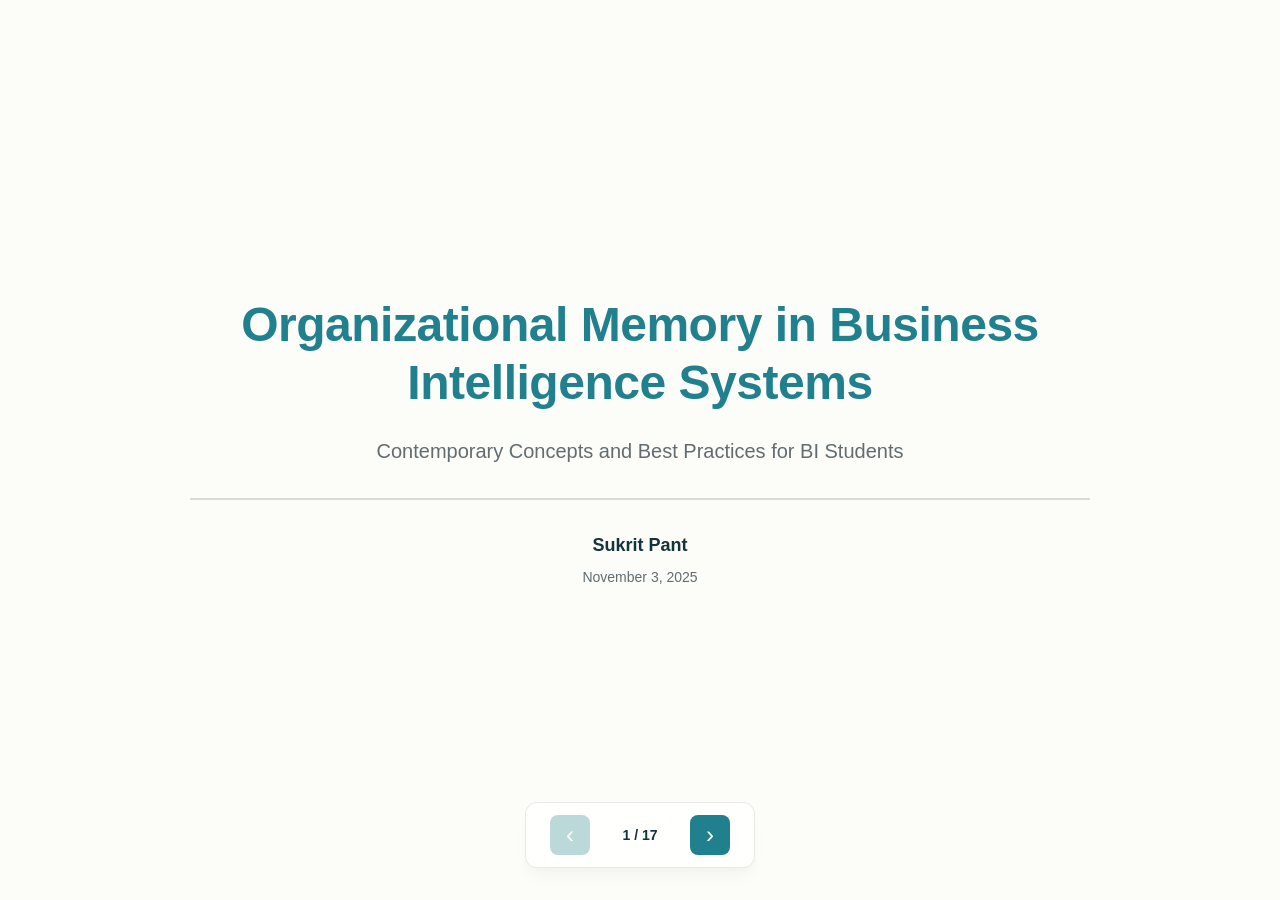
<file: lbef/Session 3 - Organization Memory/index.html>
<!DOCTYPE html>
<html lang="en">
<head>
    <meta charset="UTF-8">
    <meta name="viewport" content="width=device-width, initial-scale=1.0">
    <title>Organizational Memory in Business Intelligence Systems</title>
    <link rel="stylesheet" href="style.css">
</head>
<body>
    <div class="presentation-container">
        <!-- Slide 1: Title Slide -->
        <div class="slide active" data-slide="1">
            <div class="slide-content title-slide">
                <div class="title-wrapper">
                    <h1 class="main-title">Organizational Memory in Business Intelligence Systems</h1>
                    <p class="subtitle">Contemporary Concepts and Best Practices for BI Students</p>
                    <div class="author-info">
                        <p class="author">Sukrit Pant</p>
                        <p class="date">November 3, 2025</p>
                    </div>
                </div>
            </div>
        </div>

        <!-- Slide 2: Table of Contents -->
        <div class="slide" data-slide="2">
            <div class="slide-content">
                <h2 class="slide-title">Table of Contents</h2>
                <div class="toc-grid">
                    <div class="toc-column">
                        <div class="toc-item"><span class="toc-number">01</span> What is Organizational Memory?</div>
                        <div class="toc-item"><span class="toc-number">02</span> Why It Matters for BI</div>
                        <div class="toc-item"><span class="toc-number">03</span> BIS Capabilities - The Foundation</div>
                        <div class="toc-item"><span class="toc-number">04</span> Types of Data in Organizations</div>
                        <div class="toc-item"><span class="toc-number">05</span> Three Stages of Organizational Memory</div>
                        <div class="toc-item"><span class="toc-number">06</span> AI-Powered Organizational Memory</div>
                    </div>
                    <div class="toc-column">
                        <div class="toc-item"><span class="toc-number">07</span> Metadata &amp; Data Lineage Management</div>
                        <div class="toc-item"><span class="toc-number">08</span> Data Governance Framework</div>
                        <div class="toc-item"><span class="toc-number">09</span> Knowledge Management Integration</div>
                        <div class="toc-item"><span class="toc-number">10</span> Cloud-Based Systems</div>
                        <div class="toc-item"><span class="toc-number">11</span> Challenges &amp; Best Practices</div>
                        <div class="toc-item"><span class="toc-number">12</span> Future Trends &amp; Conclusion</div>
                    </div>
                </div>
            </div>
        </div>

        <!-- Slide 3: What is Organizational Memory? -->
        <div class="slide" data-slide="3">
            <div class="slide-content">
                <h2 class="slide-title">What is Organizational Memory?</h2>
                <div class="definition-box">
                    <p class="definition-text">"The collective repository of an organization's knowledge, experiences, and information that supports decision-making, problem-solving, and continuous improvement"</p>
                </div>
                <div class="content-grid-2">
                    <div class="info-card">
                        <h3>Why It Matters in BI Systems</h3>
                        <ul>
                            <li>Preserves critical business intelligence</li>
                            <li>Enables consistent decision-making</li>
                            <li>Reduces redundant analysis efforts</li>
                            <li>Facilitates knowledge transfer</li>
                        </ul>
                    </div>
                    <div class="hierarchy-diagram">
                        <div class="hierarchy-level level-3">
                            <div class="hierarchy-box">Knowledge</div>
                        </div>
                        <div class="hierarchy-arrow">↑</div>
                        <div class="hierarchy-level level-2">
                            <div class="hierarchy-box">Information</div>
                        </div>
                        <div class="hierarchy-arrow">↑</div>
                        <div class="hierarchy-level level-1">
                            <div class="hierarchy-box">Data</div>
                        </div>
                    </div>
                </div>
            </div>
        </div>

        <!-- Slide 4: Why Organizational Memory Matters for BI -->
        <div class="slide" data-slide="4">
            <div class="slide-content">
                <h2 class="slide-title">Why Organizational Memory Matters for BI</h2>
                <div class="benefits-grid">
                    <div class="benefit-card">
                        <div class="benefit-icon">📊</div>
                        <h3>Data-Driven Decision Making</h3>
                        <p>Empowers leaders with historical context and patterns to make informed strategic decisions based on evidence rather than intuition</p>
                    </div>
                    <div class="benefit-card">
                        <div class="benefit-icon">🧠</div>
                        <h3>Prevents Corporate Amnesia</h3>
                        <p>Safeguards institutional knowledge from being lost during staff turnover, organizational changes, or restructuring</p>
                    </div>
                    <div class="benefit-card">
                        <div class="benefit-icon">🔄</div>
                        <h3>Supports Business Continuity</h3>
                        <p>Ensures critical processes and knowledge remain accessible and operational even during disruptions or transitions</p>
                    </div>
                    <div class="benefit-card">
                        <div class="benefit-icon">⚡</div>
                        <h3>Enhances Competitive Advantage</h3>
                        <p>Leverages accumulated insights and best practices to outperform competitors and identify market opportunities</p>
                    </div>
                    <div class="benefit-card">
                        <div class="benefit-icon">📚</div>
                        <h3>Creates Institutional Knowledge Base</h3>
                        <p>Builds a comprehensive repository of expertise, lessons learned, and organizational wisdom for continuous improvement</p>
                    </div>
                </div>
            </div>
        </div>

        <!-- Slide 5: BIS Capabilities - The Foundation -->
        <div class="slide" data-slide="5">
            <div class="slide-content">
                <h2 class="slide-title">BIS Capabilities - The Foundation</h2>
                <div class="capabilities-grid">
                    <div class="capability-card">
                        <div class="capability-icon">🔗</div>
                        <h3>Data Integration</h3>
                        <p>Combining data from different sources into a unified view</p>
                        <div class="capability-details">
                            <span>ETL Processes</span>
                            <span>Data Warehousing</span>
                            <span>API Integration</span>
                        </div>
                    </div>
                    <div class="capability-card highlight">
                        <div class="capability-icon">💾</div>
                        <h3>Organizational Memory</h3>
                        <p>The accumulated body of data, information, and knowledge</p>
                        <div class="capability-details">
                            <span>Historical Data</span>
                            <span>Best Practices</span>
                            <span>Lessons Learned</span>
                        </div>
                    </div>
                    <div class="capability-card">
                        <div class="capability-icon">⛏️</div>
                        <h3>Data Mining</h3>
                        <p>Tools for manipulating, mining, and analyzing data</p>
                        <div class="capability-details">
                            <span>Pattern Recognition</span>
                            <span>Predictive Analytics</span>
                            <span>Statistical Analysis</span>
                        </div>
                    </div>
                    <div class="capability-card">
                        <div class="capability-icon">📊</div>
                        <h3>Presentation</h3>
                        <p>Interpreting in visual terms or putting into visible form</p>
                        <div class="capability-details">
                            <span>Dashboards</span>
                            <span>Reports</span>
                            <span>Visualizations</span>
                        </div>
                    </div>
                </div>
            </div>
        </div>

        <!-- Slide 6: Types of Data in Organizations -->
        <div class="slide" data-slide="6">
            <div class="slide-content">
                <h2 class="slide-title">Types of Data in Organizations</h2>
                <div class="data-types-container">
                    <div class="data-type-card">
                        <div class="data-type-header" style="background: var(--color-bg-1);">
                            <h3>Organizational Structure Data</h3>
                        </div>
                        <div class="data-type-body">
                            <p class="data-type-description">Information about the organization's hierarchy, departments, roles, and reporting relationships</p>
                            <ul>
                                <li>Organizational charts</li>
                                <li>Department structures</li>
                                <li>Role definitions</li>
                                <li>Reporting hierarchies</li>
                                <li>Team compositions</li>
                            </ul>
                        </div>
                    </div>
                    <div class="data-type-card">
                        <div class="data-type-header" style="background: var(--color-bg-3);">
                            <h3>Master Data</h3>
                        </div>
                        <div class="data-type-body">
                            <p class="data-type-description">Core business entities that are shared across systems and used consistently throughout the organization</p>
                            <ul>
                                <li>Customer information</li>
                                <li>Product catalogs</li>
                                <li>Employee records</li>
                                <li>Supplier details</li>
                                <li>Asset inventories</li>
                            </ul>
                        </div>
                    </div>
                    <div class="data-type-card">
                        <div class="data-type-header" style="background: var(--color-bg-6);">
                            <h3>Transactional Data</h3>
                        </div>
                        <div class="data-type-body">
                            <p class="data-type-description">Records of business events and activities that occur during normal operations</p>
                            <ul>
                                <li>Sales transactions</li>
                                <li>Purchase orders</li>
                                <li>Payment records</li>
                                <li>Service interactions</li>
                                <li>Log files and events</li>
                            </ul>
                        </div>
                    </div>
                </div>
            </div>
        </div>

        <!-- Slide 7: Three Stages of Organizational Memory -->
        <div class="slide" data-slide="7">
            <div class="slide-content">
                <h2 class="slide-title">Three Stages of Organizational Memory</h2>
                <div class="stages-timeline">
                    <div class="stage-card">
                        <div class="stage-number">1</div>
                        <h3 class="stage-title">ACQUISITION</h3>
                        <div class="stage-content">
                            <ul>
                                <li>Capture knowledge from internal and external sources</li>
                                <li>Convert tacit knowledge into documented knowledge</li>
                                <li>Collect data from operational systems</li>
                                <li>Integrate multiple data streams</li>
                            </ul>
                        </div>
                    </div>
                    <div class="stage-arrow">→</div>
                    <div class="stage-card">
                        <div class="stage-number">2</div>
                        <h3 class="stage-title">RETENTION</h3>
                        <div class="stage-content">
                            <ul>
                                <li>Store and preserve knowledge over time</li>
                                <li>Use multiple repositories (databases, culture, routines, people)</li>
                                <li>Prevent corporate amnesia</li>
                                <li>Ensure knowledge survives staff turnover</li>
                            </ul>
                        </div>
                    </div>
                    <div class="stage-arrow">→</div>
                    <div class="stage-card">
                        <div class="stage-number">3</div>
                        <h3 class="stage-title">RETRIEVAL</h3>
                        <div class="stage-content">
                            <ul>
                                <li>Access stored knowledge when needed</li>
                                <li>Make information actionable</li>
                                <li>Support decision-making processes</li>
                                <li>Enable pattern recognition and learning</li>
                            </ul>
                        </div>
                    </div>
                </div>
            </div>
        </div>

        <!-- Slide 8: AI-Powered Organizational Memory -->
        <div class="slide" data-slide="8">
            <div class="slide-content">
                <h2 class="slide-title">Contemporary Concept: AI-Powered Organizational Memory (2024-2025)</h2>
                <div class="contemporary-intro">
                    <div class="stat-highlight">
                        <div class="stat-value">38%</div>
                        <div class="stat-label">of KM teams use AI to recommend content</div>
                    </div>
                    <div class="stat-highlight">
                        <div class="stat-value">47.2%</div>
                        <div class="stat-label">AI-driven KM market CAGR</div>
                    </div>
                    <div class="stat-highlight">
                        <div class="stat-value">$3.5T</div>
                        <div class="stat-label">Projected KM market by 2034</div>
                    </div>
                </div>
                <div class="ai-features-grid">
                    <div class="feature-card">
                        <h4>🤖 Machine Learning Applications</h4>
                        <p>Automated pattern recognition, anomaly detection, and predictive insights from historical organizational data</p>
                    </div>
                    <div class="feature-card">
                        <h4>🔍 Smart Knowledge Discovery</h4>
                        <p>AI-powered semantic search with contextual understanding to find relevant information across disparate systems</p>
                    </div>
                    <div class="feature-card">
                        <h4>📝 NLP for Unstructured Data</h4>
                        <p>Natural Language Processing extracts insights from documents, emails, and communications for comprehensive memory</p>
                    </div>
                    <div class="feature-card">
                        <h4>👤 Personalized Knowledge Delivery</h4>
                        <p>Role-based, context-aware knowledge recommendations tailored to individual user needs and responsibilities</p>
                    </div>
                    <div class="feature-card">
                        <h4>🏷️ Automated Metadata Management</h4>
                        <p>AI automatically tags, categorizes, and maintains metadata ensuring data discoverability and lineage</p>
                    </div>
                </div>
            </div>
        </div>

        <!-- Slide 9: Metadata & Data Lineage -->
        <div class="slide" data-slide="9">
            <div class="slide-content">
                <h2 class="slide-title">Contemporary Concept: Metadata &amp; Data Lineage Management</h2>
                <div class="metadata-intro">
                    <div class="definition-highlight">
                        <strong>Metadata:</strong> Data about data - descriptive information that provides context, meaning, and structure to organizational data
                    </div>
                    <div class="definition-highlight">
                        <strong>Data Lineage:</strong> The complete journey of data from its origin through transformations to its final destination
                    </div>
                </div>
                <div class="content-split">
                    <div class="metadata-types">
                        <h3>Types of Metadata</h3>
                        <div class="metadata-card">
                            <h4>Technical Metadata</h4>
                            <ul>
                                <li>Data types and formats</li>
                                <li>Database schemas</li>
                                <li>Field lengths and constraints</li>
                                <li>System-level properties</li>
                            </ul>
                        </div>
                        <div class="metadata-card">
                            <h4>Business Metadata</h4>
                            <ul>
                                <li>Business definitions</li>
                                <li>Data ownership</li>
                                <li>Business rules</li>
                                <li>Glossary terms</li>
                            </ul>
                        </div>
                    </div>
                    <div class="lineage-benefits">
                        <h3>Benefits for Organizational Memory</h3>
                        <div class="benefit-list">
                            <div class="benefit-item">✓ Ensures data trustworthiness and quality</div>
                            <div class="benefit-item">✓ Enables impact analysis for changes</div>
                            <div class="benefit-item">✓ Supports compliance and auditing</div>
                            <div class="benefit-item">✓ Facilitates root cause analysis</div>
                            <div class="benefit-item">✓ Improves data discovery and understanding</div>
                            <div class="benefit-item">✓ Documents transformation logic</div>
                        </div>
                    </div>
                </div>
            </div>
        </div>

        <!-- Slide 10: Data Governance Framework -->
        <div class="slide" data-slide="10">
            <div class="slide-content">
                <h2 class="slide-title">Contemporary Concept: Data Governance Framework</h2>
                <p class="slide-intro">71% of organizations have implemented data governance programs to manage organizational memory effectively</p>
                <div class="governance-grid">
                    <div class="governance-card">
                        <div class="governance-icon">✓</div>
                        <h4>Data Quality Standards</h4>
                        <p>Establish accuracy, completeness, consistency, and timeliness requirements for all organizational data</p>
                    </div>
                    <div class="governance-card">
                        <div class="governance-icon">👥</div>
                        <h4>Data Ownership &amp; Accountability</h4>
                        <p>Define clear roles and responsibilities for data stewardship and decision-making authority</p>
                    </div>
                    <div class="governance-card">
                        <div class="governance-icon">🔒</div>
                        <h4>Security &amp; Compliance</h4>
                        <p>Implement controls to protect sensitive data and ensure regulatory compliance (GDPR, CCPA, etc.)</p>
                    </div>
                    <div class="governance-card">
                        <div class="governance-icon">🔑</div>
                        <h4>Data Access Controls</h4>
                        <p>Manage permissions and authentication to ensure appropriate access to organizational memory</p>
                    </div>
                    <div class="governance-card">
                        <div class="governance-icon">🏷️</div>
                        <h4>Metadata Management</h4>
                        <p>Maintain comprehensive data catalogs and documentation for discoverability and context</p>
                    </div>
                    <div class="governance-card">
                        <div class="governance-icon">📊</div>
                        <h4>Continuous Auditing &amp; Monitoring</h4>
                        <p>Track data usage, quality metrics, and compliance status through ongoing monitoring programs</p>
                    </div>
                </div>
            </div>
        </div>

        <!-- Slide 11: Knowledge Management Integration -->
        <div class="slide" data-slide="11">
            <div class="slide-content">
                <h2 class="slide-title">Knowledge Management Integration</h2>
                <div class="km-container">
                    <div class="km-main-card">
                        <h3>Integrating KM with Organizational Memory</h3>
                        <p>Effective organizational memory requires seamless integration of knowledge management practices with BI systems</p>
                    </div>
                    <div class="km-grid">
                        <div class="km-item">
                            <div class="km-item-icon">💬</div>
                            <h4>Collaboration Tools Integration</h4>
                            <p>Connect Slack, Teams, and other platforms to capture informal knowledge and conversations</p>
                        </div>
                        <div class="km-item">
                            <div class="km-item-icon">📦</div>
                            <h4>Centralized Knowledge Repositories</h4>
                            <p>Single source of truth for documentation, best practices, and institutional knowledge</p>
                        </div>
                        <div class="km-item">
                            <div class="km-item-icon">🤝</div>
                            <h4>Knowledge Sharing Practices</h4>
                            <p>Encourage documentation, peer learning, and cross-functional knowledge transfer</p>
                        </div>
                        <div class="km-item">
                            <div class="km-item-icon">📈</div>
                            <h4>Continuous Learning Culture</h4>
                            <p>Foster an environment where learning from past experiences is valued and rewarded</p>
                        </div>
                        <div class="km-item">
                            <div class="km-item-icon">🎯</div>
                            <h4>Role-Based Access</h4>
                            <p>Personalized views of organizational memory based on job function and security clearance</p>
                        </div>
                    </div>
                </div>
            </div>
        </div>

        <!-- Slide 12: Cloud-Based Organizational Memory Systems -->
        <div class="slide" data-slide="12">
            <div class="slide-content">
                <h2 class="slide-title">Cloud-Based Organizational Memory Systems</h2>
                <div class="cloud-benefits">
                    <div class="cloud-hero">
                        <h3>☁️ The Cloud Advantage for Organizational Memory</h3>
                        <p>Modern cloud infrastructure transforms how organizations capture, store, and access institutional knowledge</p>
                    </div>
                    <div class="cloud-grid">
                        <div class="cloud-card">
                            <h4>📈 Scalability</h4>
                            <p>Elastic storage and computing resources that grow with organizational needs without infrastructure constraints</p>
                        </div>
                        <div class="cloud-card">
                            <h4>🌐 Global Accessibility</h4>
                            <p>Access organizational memory anytime, anywhere, enabling distributed teams and remote work scenarios</p>
                        </div>
                        <div class="cloud-card">
                            <h4>⚡ Real-Time Updates</h4>
                            <p>Instantaneous knowledge synchronization across all users and systems, ensuring everyone has current information</p>
                        </div>
                        <div class="cloud-card">
                            <h4>🔄 Distributed Yet Centralized</h4>
                            <p>Single logical repository accessible from multiple locations, eliminating knowledge silos</p>
                        </div>
                        <div class="cloud-card">
                            <h4>🛡️ Disaster Recovery</h4>
                            <p>Automated backups and redundancy ensure organizational memory survives disasters and system failures</p>
                        </div>
                        <div class="cloud-card">
                            <h4>💰 Cost Efficiency</h4>
                            <p>Pay-as-you-go models reduce capital expenditure and eliminate maintenance overhead</p>
                        </div>
                    </div>
                </div>
            </div>
        </div>

        <!-- Slide 13: Challenges -->
        <div class="slide" data-slide="13">
            <div class="slide-content">
                <h2 class="slide-title">Challenges in Organizational Memory Management</h2>
                <div class="challenges-grid">
                    <div class="challenge-card">
                        <div class="challenge-number">01</div>
                        <h4>Data Quality &amp; Consistency</h4>
                        <p>Maintaining accurate, complete, and consistent data across multiple systems and over time</p>
                    </div>
                    <div class="challenge-card">
                        <div class="challenge-number">02</div>
                        <h4>Knowledge Silos</h4>
                        <p>Breaking down departmental barriers and integrating isolated pockets of information</p>
                    </div>
                    <div class="challenge-card">
                        <div class="challenge-number">03</div>
                        <h4>Rapid Staff Turnover</h4>
                        <p>Capturing tacit knowledge before employees leave and onboarding new staff effectively</p>
                    </div>
                    <div class="challenge-card">
                        <div class="challenge-number">04</div>
                        <h4>Technology Fragmentation</h4>
                        <p>Managing data across diverse platforms, legacy systems, and modern cloud solutions</p>
                    </div>
                    <div class="challenge-card">
                        <div class="challenge-number">05</div>
                        <h4>Tacit vs Explicit Knowledge</h4>
                        <p>Converting undocumented expertise and intuition into formalized, accessible knowledge</p>
                    </div>
                    <div class="challenge-card">
                        <div class="challenge-number">06</div>
                        <h4>Data Privacy &amp; Security</h4>
                        <p>Balancing accessibility with protection of sensitive information and regulatory compliance</p>
                    </div>
                </div>
            </div>
        </div>

        <!-- Slide 14: Best Practices -->
        <div class="slide" data-slide="14">
            <div class="slide-content">
                <h2 class="slide-title">Best Practices for BI Students</h2>
                <div class="practices-container">
                    <div class="practice-item">
                        <div class="practice-icon">📝</div>
                        <div class="practice-content">
                            <h4>Document All Processes and Procedures</h4>
                            <p>Create comprehensive documentation for every BI process, including data flows, transformations, and business logic</p>
                        </div>
                    </div>
                    <div class="practice-item">
                        <div class="practice-icon">🔄</div>
                        <div class="practice-content">
                            <h4>Implement Version Control</h4>
                            <p>Track changes to reports, queries, and data models using Git or similar systems for audit trails and rollback capability</p>
                        </div>
                    </div>
                    <div class="practice-item">
                        <div class="practice-icon">📚</div>
                        <div class="practice-content">
                            <h4>Create Comprehensive Data Dictionaries</h4>
                            <p>Maintain detailed definitions of all data elements, their sources, transformations, and business meanings</p>
                        </div>
                    </div>
                    <div class="practice-item">
                        <div class="practice-icon">🏗️</div>
                        <div class="practice-content">
                            <h4>Build Strong Metadata Frameworks</h4>
                            <p>Establish consistent metadata standards for documentation, classification, and data lineage tracking</p>
                        </div>
                    </div>
                    <div class="practice-item">
                        <div class="practice-icon">🎓</div>
                        <div class="practice-content">
                            <h4>Foster Data Literacy Culture</h4>
                            <p>Promote understanding of data concepts, quality principles, and analytical thinking across the organization</p>
                        </div>
                    </div>
                    <div class="practice-item">
                        <div class="practice-icon">🤖</div>
                        <div class="practice-content">
                            <h4>Use Automation Where Possible</h4>
                            <p>Automate repetitive tasks like data quality checks, metadata tagging, and documentation updates</p>
                        </div>
                    </div>
                    <div class="practice-item">
                        <div class="practice-icon">👥</div>
                        <div class="practice-content">
                            <h4>Promote Cross-Functional Collaboration</h4>
                            <p>Encourage collaboration between IT, business units, and analytics teams to capture diverse perspectives</p>
                        </div>
                    </div>
                </div>
            </div>
        </div>

        <!-- Slide 15: Future Trends -->
        <div class="slide" data-slide="15">
            <div class="slide-content">
                <h2 class="slide-title">Future Trends &amp; Opportunities (2025 onwards)</h2>
                <div class="future-grid">
                    <div class="future-card">
                        <div class="future-icon">🔍</div>
                        <h3>AI-Driven Semantic Search</h3>
                        <p>Advanced search that understands intent, context, and relationships between concepts for intuitive knowledge discovery</p>
                        <div class="future-tag">Near-term (2025-2026)</div>
                    </div>
                    <div class="future-card">
                        <div class="future-icon">🕸️</div>
                        <h3>Knowledge Graphs</h3>
                        <p>Interconnected data networks that represent relationships between entities, enabling complex reasoning and inference</p>
                        <div class="future-tag">Near-term (2025-2027)</div>
                    </div>
                    <div class="future-card">
                        <div class="future-icon">💡</div>
                        <h3>Automated Insight Generation</h3>
                        <p>AI systems that proactively identify patterns, anomalies, and opportunities without explicit queries</p>
                        <div class="future-tag">Mid-term (2026-2028)</div>
                    </div>
                    <div class="future-card">
                        <div class="future-icon">⚡</div>
                        <h3>Real-Time Organizational Intelligence</h3>
                        <p>Continuous monitoring and analysis of organizational activities with instant knowledge capture and sharing</p>
                        <div class="future-tag">Mid-term (2027-2029)</div>
                    </div>
                    <div class="future-card">
                        <div class="future-icon">⚖️</div>
                        <h3>Ethical AI in Memory Systems</h3>
                        <p>Frameworks ensuring fairness, transparency, and privacy in AI-powered organizational memory applications</p>
                        <div class="future-tag">Ongoing Priority</div>
                    </div>
                    <div class="future-card">
                        <div class="future-icon">🎯</div>
                        <h3>Self-Service Analytics Platforms</h3>
                        <p>Democratized access to organizational memory with intuitive interfaces requiring minimal technical expertise</p>
                        <div class="future-tag">Near-term (2025-2026)</div>
                    </div>
                </div>
            </div>
        </div>

        <!-- Slide 16: Key Takeaways -->
        <div class="slide" data-slide="16">
            <div class="slide-content">
                <h2 class="slide-title">Key Takeaways</h2>
                <div class="takeaways-container">
                    <div class="takeaway-box">
                        <div class="takeaway-number">1</div>
                        <p><strong>Organizational memory is foundational to BI success</strong> - it enables data-driven decisions and prevents knowledge loss</p>
                    </div>
                    <div class="takeaway-box">
                        <div class="takeaway-number">2</div>
                        <p><strong>Three critical stages</strong> - Acquisition, Retention, and Retrieval must all function effectively for organizational memory to deliver value</p>
                    </div>
                    <div class="takeaway-box">
                        <div class="takeaway-number">3</div>
                        <p><strong>AI is transforming knowledge management</strong> - Machine learning, NLP, and automation are revolutionizing how organizations capture and use memory</p>
                    </div>
                    <div class="takeaway-box">
                        <div class="takeaway-number">4</div>
                        <p><strong>Metadata and lineage are essential</strong> - Understanding data context and provenance ensures trustworthy organizational memory</p>
                    </div>
                    <div class="takeaway-box">
                        <div class="takeaway-number">5</div>
                        <p><strong>Governance frameworks provide structure</strong> - Clear policies, ownership, and quality standards make organizational memory reliable and secure</p>
                    </div>
                    <div class="takeaway-box">
                        <div class="takeaway-number">6</div>
                        <p><strong>Cloud enables modern capabilities</strong> - Scalability, accessibility, and real-time collaboration are key advantages of cloud-based systems</p>
                    </div>
                    <div class="takeaway-box">
                        <div class="takeaway-number">7</div>
                        <p><strong>Documentation and best practices matter</strong> - As BI professionals, cultivating strong documentation habits is crucial for organizational success</p>
                    </div>
                </div>
            </div>
        </div>

        <!-- Slide 17: Conclusion -->
        <div class="slide" data-slide="17">
            <div class="slide-content conclusion-slide">
                <h2 class="slide-title">Conclusion &amp; Discussion</h2>
                <div class="conclusion-content">
                    <div class="conclusion-summary">
                        <h3>Organizational Memory: A Critical BI Competency</h3>
                        <p>As we've explored, organizational memory is not just about storing data—it's about creating a living, intelligent system that captures, preserves, and delivers knowledge when it's needed most.</p>
                        <p>For Business Intelligence professionals, mastering organizational memory concepts means:</p>
                        <ul>
                            <li>Building systems that support better decisions</li>
                            <li>Preserving institutional knowledge across generations</li>
                            <li>Leveraging contemporary technologies like AI and cloud</li>
                            <li>Implementing governance that balances access with security</li>
                        </ul>
                    </div>
                    <div class="call-to-action">
                        <h3>Your Next Steps</h3>
                        <div class="action-items">
                            <div class="action-item">📖 Study metadata management and data lineage tools</div>
                            <div class="action-item">🔬 Experiment with AI-powered knowledge management platforms</div>
                            <div class="action-item">🏗️ Practice building data dictionaries and documentation</div>
                            <div class="action-item">🤝 Engage with data governance frameworks in real projects</div>
                        </div>
                    </div>
                    <div class="discussion-prompt">
                        <h3>Let's Discuss</h3>
                        <p class="discussion-text">Questions? Ideas? Let's explore how organizational memory concepts apply to your experiences and future career in Business Intelligence.</p>
                    </div>
                </div>
            </div>
        </div>
    </div>

    <!-- Navigation Controls -->
    <div class="controls">
        <button id="prevBtn" class="nav-btn" aria-label="Previous slide">‹</button>
        <div class="slide-counter">
            <span id="currentSlide">1</span> / <span id="totalSlides">17</span>
        </div>
        <button id="nextBtn" class="nav-btn" aria-label="Next slide">›</button>
    </div>

    <script src="app.js"></script>
</body>
</html>
</file>
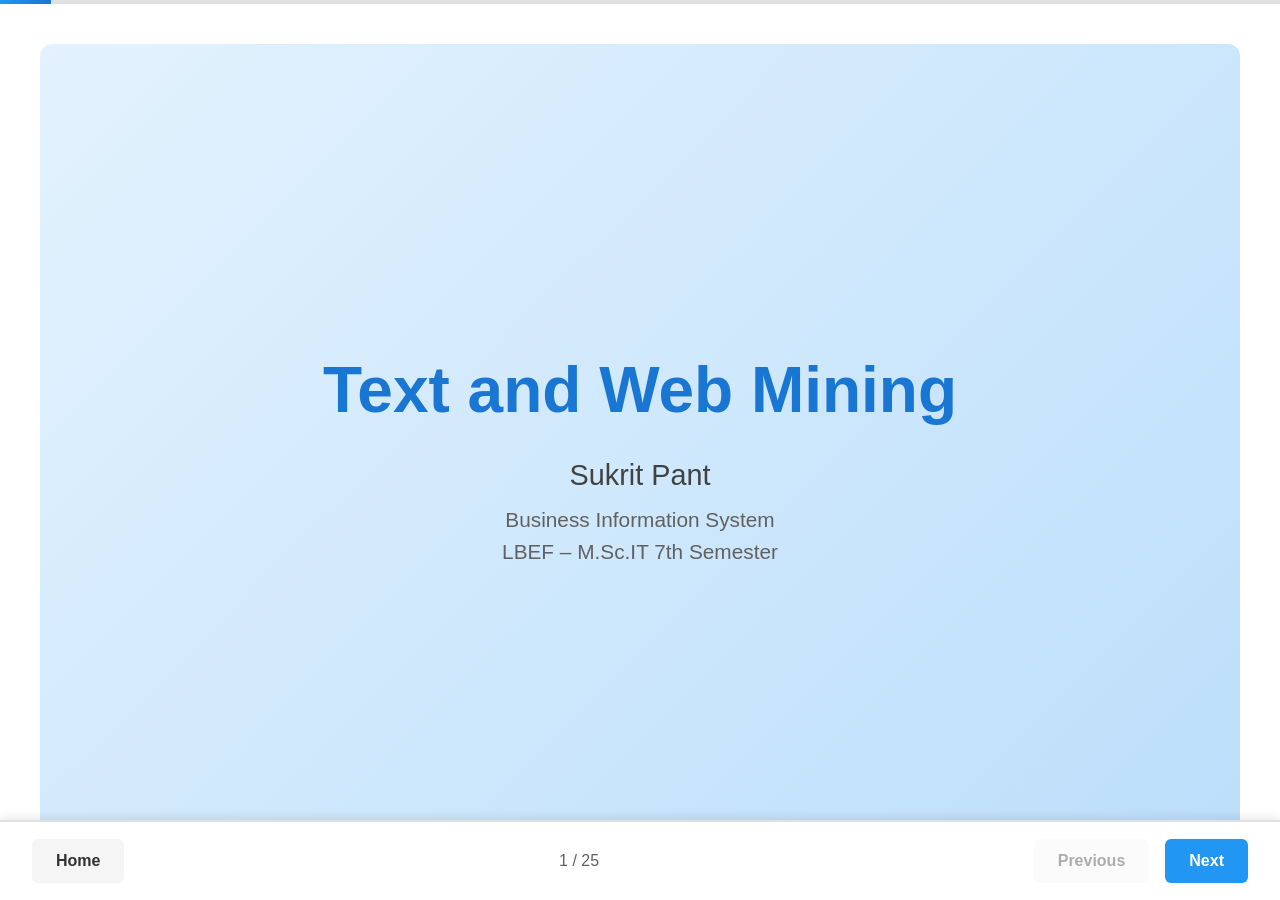
<file: lbef/Session 4 - Text and Web Mining 20.44.02.html>
<!DOCTYPE html>
<html lang="en">
<head>
    <meta charset="UTF-8">
    <meta name="viewport" content="width=device-width, initial-scale=1.0">
    <title>Text and Web Mining - Presentation</title>
    <style>
        * {
            margin: 0;
            padding: 0;
            box-sizing: border-box;
        }

        body {
            font-family: 'Segoe UI', Tahoma, Geneva, Verdana, sans-serif;
            background: #ffffff;
            color: #1a1a1a;
            overflow: hidden;
            height: 100vh;
        }

        .progress-bar {
            position: fixed;
            top: 0;
            left: 0;
            width: 100%;
            height: 4px;
            background: #e0e0e0;
            z-index: 2000;
        }

        .progress-fill {
            height: 100%;
            background: linear-gradient(90deg, #2196F3, #1976D2);
            transition: width 0.3s ease;
            width: 0;
        }

        .presentation-wrapper {
            width: 100%;
            height: 100vh;
            padding-top: 4px;
            display: flex;
            flex-direction: column;
        }

        .slide-container {
            flex: 1;
            position: relative;
            overflow: hidden;
            min-height: 0;
        }

        .slide {
            position: absolute;
            top: 0;
            left: 0;
            width: 100%;
            height: 100%;
            opacity: 0;
            visibility: hidden;
            transition: opacity 0.3s ease;
            overflow-y: auto;
            overflow-x: hidden;
            padding: 40px 40px 20px 40px;
        }

        .slide.active {
            opacity: 1;
            visibility: visible;
        }

        .slide-inner {
            max-width: 1200px;
            margin: 0 auto;
            width: 100%;
            min-height: 100%;
            display: flex;
            flex-direction: column;
        }

        /* Title Slide Specific Styles */
        .slide-0 .slide-inner {
            justify-content: center;
            align-items: center;
            text-align: center;
            background: linear-gradient(135deg, #E3F2FD 0%, #BBDEFB 100%);
            border-radius: 12px;
            padding: 60px 40px;
        }

        .slide-0 h1 {
            font-size: 4rem;
            color: #1976D2;
            margin-bottom: 2rem;
            font-weight: 700;
        }

        .slide-0 .subtitle {
            font-size: 1.8rem;
            color: #424242;
            margin-bottom: 1rem;
            font-weight: 500;
        }

        .slide-0 .info-text {
            font-size: 1.3rem;
            color: #616161;
            margin-bottom: 0.5rem;
        }

        /* Regular Slide Styles */
        .slide:not(.slide-0) h2 {
            font-size: 2.5rem;
            color: #1976D2;
            margin-bottom: 1.5rem;
            font-weight: 600;
            border-bottom: 3px solid #2196F3;
            padding-bottom: 0.5rem;
        }

        .slide:not(.slide-0) h3 {
            font-size: 1.6rem;
            color: #424242;
            margin: 1.5rem 0 1rem 0;
            font-weight: 600;
        }

        .slide:not(.slide-0) p {
            font-size: 1.1rem;
            line-height: 1.8;
            margin-bottom: 1rem;
            color: #333;
        }

        .slide:not(.slide-0) ul,
        .slide:not(.slide-0) ol {
            margin: 1rem 0 1rem 2rem;
            font-size: 1.1rem;
            line-height: 1.8;
        }

        .slide:not(.slide-0) li {
            margin-bottom: 0.8rem;
            color: #333;
        }

        .code-block {
            background: #f5f5f5;
            border: 1px solid #ddd;
            border-radius: 8px;
            padding: 1.5rem;
            margin: 1.5rem 0;
            overflow-x: auto;
            font-family: 'Consolas', 'Monaco', monospace;
            font-size: 0.95rem;
            line-height: 1.6;
            color: #333;
        }

        .keyword { color: #0033B3; font-weight: bold; }
        .string { color: #067D17; }
        .comment { color: #8C8C8C; font-style: italic; }
        .function { color: #7A3E9D; }

        .example-box {
            background: #E3F2FD;
            border-left: 4px solid #2196F3;
            padding: 1.5rem;
            margin: 1.5rem 0;
            border-radius: 4px;
        }

        .note-box {
            background: #FFF3E0;
            border-left: 4px solid #FF9800;
            padding: 1rem 1.5rem;
            margin: 1.5rem 0;
            border-radius: 4px;
            font-style: italic;
        }

        .workflow-step {
            background: white;
            border: 2px solid #2196F3;
            border-radius: 8px;
            padding: 1.2rem;
            margin: 1rem 0;
            box-shadow: 0 2px 4px rgba(0,0,0,0.1);
        }

        .workflow-step strong {
            color: #1976D2;
            font-size: 1.2rem;
            display: block;
            margin-bottom: 0.5rem;
        }

        .example-visual {
            background: #f5f5f5;
            padding: 1.5rem;
            margin: 1rem 0;
            border-radius: 8px;
            font-family: monospace;
            font-size: 1.1rem;
        }

        .arrow {
            color: #2196F3;
            font-weight: bold;
            margin: 0 0.5rem;
        }

        .formula {
            background: #f5f5f5;
            padding: 1.5rem;
            margin: 1.5rem 0;
            border-radius: 8px;
            font-family: 'Courier New', monospace;
            font-size: 1.1rem;
            border: 1px solid #ddd;
        }

        table {
            width: 100%;
            border-collapse: collapse;
            margin: 1.5rem 0;
            background: white;
            box-shadow: 0 2px 4px rgba(0,0,0,0.1);
        }

        th, td {
            padding: 1rem;
            text-align: left;
            border: 1px solid #ddd;
        }

        th {
            background: #2196F3;
            color: white;
            font-weight: 600;
        }

        tr:nth-child(even) {
            background: #f9f9f9;
        }

        .grid-2 {
            display: grid;
            grid-template-columns: repeat(auto-fit, minmax(280px, 1fr));
            gap: 1.5rem;
            margin: 1.5rem 0;
        }

        .card {
            background: white;
            border: 2px solid #e0e0e0;
            border-radius: 8px;
            padding: 1.5rem;
            box-shadow: 0 2px 4px rgba(0,0,0,0.1);
        }

        .card h3 {
            color: #1976D2;
            margin-top: 0;
            font-size: 1.4rem;
        }

        .navigation {
            position: fixed;
            bottom: 0;
            left: 0;
            width: 100%;
            background: white;
            border-top: 2px solid #e0e0e0;
            padding: 1rem 2rem;
            display: flex;
            justify-content: space-between;
            align-items: center;
            box-shadow: 0 -2px 10px rgba(0,0,0,0.1);
            z-index: 1000;
            height: 80px;
        }

        .nav-buttons {
            display: flex;
            gap: 1rem;
            align-items: center;
        }

        button {
            padding: 0.8rem 1.5rem;
            font-size: 1rem;
            border: none;
            border-radius: 6px;
            cursor: pointer;
            font-weight: 600;
            transition: all 0.3s ease;
            font-family: inherit;
        }

        .btn-primary {
            background: #2196F3;
            color: white;
        }

        .btn-primary:hover:not(:disabled) {
            background: #1976D2;
            transform: translateY(-2px);
            box-shadow: 0 4px 8px rgba(33, 150, 243, 0.3);
        }

        .btn-secondary {
            background: #f5f5f5;
            color: #333;
        }

        .btn-secondary:hover:not(:disabled) {
            background: #e0e0e0;
        }

        button:disabled {
            opacity: 0.4;
            cursor: not-allowed;
        }

        .slide-counter {
            font-size: 1rem;
            color: #616161;
            font-weight: 500;
        }

        @media (max-width: 768px) {
            .slide {
                padding: 20px 20px 20px 20px;
            }

            .slide-0 h1 {
                font-size: 2.5rem;
            }

            .slide-0 .subtitle {
                font-size: 1.4rem;
            }

            .slide-0 .info-text {
                font-size: 1.1rem;
            }

            .slide:not(.slide-0) h2 {
                font-size: 1.8rem;
            }

            .slide:not(.slide-0) h3 {
                font-size: 1.4rem;
            }

            .slide:not(.slide-0) p,
            .slide:not(.slide-0) li {
                font-size: 1rem;
            }

            .navigation {
                padding: 0.8rem 1rem;
                flex-wrap: wrap;
                height: auto;
            }

            .nav-buttons {
                order: 2;
                width: 100%;
                margin-top: 0.5rem;
                justify-content: space-between;
            }

            button {
                padding: 0.6rem 1rem;
                font-size: 0.9rem;
            }

            .grid-2 {
                grid-template-columns: 1fr;
            }
        }

        @media (max-width: 480px) {
            .slide {
                padding: 15px 15px 15px 15px;
            }

            .slide-0 h1 {
                font-size: 2rem;
            }

            .slide-0 .subtitle {
                font-size: 1.2rem;
            }

            .slide-0 .info-text {
                font-size: 1rem;
            }

            .slide:not(.slide-0) h2 {
                font-size: 1.5rem;
            }

            .slide:not(.slide-0) h3 {
                font-size: 1.2rem;
            }

            button {
                padding: 0.5rem 0.8rem;
                font-size: 0.85rem;
            }
        }
    </style>
</head>
<body>
    <div class="progress-bar">
        <div class="progress-fill" id="progressFill"></div>
    </div>

    <div class="presentation-wrapper">
        <div class="slide-container">
            <!-- Slide 0: Title -->
            <div class="slide slide-0 active">
                <div class="slide-inner">
                    <h1>Text and Web Mining</h1>
                    <p class="subtitle">Sukrit Pant</p>
                    <p class="info-text">Business Information System</p>
                    <p class="info-text">LBEF – M.Sc.IT 7th Semester</p>
                </div>
            </div>

            <!-- Slide 1: Text Mining -->
            <div class="slide slide-1">
                <div class="slide-inner">
                    <h2>Text Mining</h2>
                    <p><strong>Definition:</strong> Text mining is the process of extracting valuable information and knowledge from unstructured textual data. It transforms raw text into structured data using computational techniques from linguistics, statistics, and machine learning.</p>
                    <h3>Key Points:</h3>
                    <ul>
                        <li>Analyzes patterns in textual data</li>
                        <li>Extracts meaningful insights</li>
                        <li>Uses NLP and statistical methods</li>
                        <li>Applications in business intelligence</li>
                    </ul>
                </div>
            </div>

            <!-- Slide 2: Core Steps -->
            <div class="slide slide-2">
                <div class="slide-inner">
                    <h2>Core Steps in Text Mining</h2>
                    <div class="workflow-step">
                        <strong>1. Data Collection</strong>
                        <p>Gathering text from various sources</p>
                    </div>
                    <div class="workflow-step">
                        <strong>2. Preprocessing</strong>
                        <p>Cleaning and preparing text data</p>
                    </div>
                    <div class="workflow-step">
                        <strong>3. Text Representation</strong>
                        <p>Converting text to numerical format</p>
                    </div>
                    <div class="workflow-step">
                        <strong>4. Analysis Techniques</strong>
                        <p>Applying mining algorithms</p>
                    </div>
                    <div class="workflow-step">
                        <strong>5. Interpretation</strong>
                        <p>Extracting actionable insights</p>
                    </div>
                </div>
            </div>

            <!-- Slide 3: Data Collection -->
            <div class="slide slide-3">
                <div class="slide-inner">
                    <h2>Data Collection</h2>
                    <p>The first step involves gathering textual data from various sources</p>
                    <h3>Sources:</h3>
                    <ul>
                        <li>Social media platforms</li>
                        <li>Customer reviews and feedback</li>
                        <li>News articles and blogs</li>
                        <li>Emails and documents</li>
                        <li>Web pages and forums</li>
                    </ul>
                    <div class="note-box">
                        <strong>Note:</strong> Quality of data collection directly impacts analysis results
                    </div>
                </div>
            </div>

            <!-- Slide 4: Preprocessing -->
            <div class="slide slide-4">
                <div class="slide-inner">
                    <h2>Preprocessing</h2>
                    <p>Preprocessing prepares raw text for analysis by cleaning and standardizing it</p>
                    <h3>Key Techniques:</h3>
                    <ul>
                        <li><strong>Tokenization</strong> - Breaking text into words/tokens</li>
                        <li><strong>Lowercasing</strong> - Converting to lowercase</li>
                        <li><strong>Removing punctuation and special characters</strong></li>
                        <li><strong>Stop words removal</strong> - Eliminating common words</li>
                        <li><strong>Stemming and Lemmatization</strong></li>
                    </ul>
                </div>
            </div>

            <!-- Slide 5: Stemming -->
            <div class="slide slide-5">
                <div class="slide-inner">
                    <h2>Stemming</h2>
                    <p><strong>Definition:</strong> Stemming reduces words to their root form by removing suffixes using rule-based algorithms</p>
                    <div class="example-visual">
                        running <span class="arrow">→</span> run<br>
                        runs <span class="arrow">→</span> run<br>
                        runner <span class="arrow">→</span> run<br>
                        easily <span class="arrow">→</span> easili
                    </div>
                    <h3>Code Example:</h3>
                    <div class="code-block"><code><span class="keyword">from</span> nltk.stem <span class="keyword">import</span> PorterStemmer
stemmer = PorterStemmer()
words = [<span class="string">"running"</span>, <span class="string">"runs"</span>, <span class="string">"runner"</span>]
stemmed = [stemmer.stem(word) <span class="keyword">for</span> word <span class="keyword">in</span> words]
<span class="function">print</span>(stemmed)</code></div>
                    <div class="note-box">
                        <strong>Note:</strong> Fast but may produce non-dictionary words
                    </div>
                </div>
            </div>

            <!-- Slide 6: Lemmatization -->
            <div class="slide slide-6">
                <div class="slide-inner">
                    <h2>Lemmatization</h2>
                    <p><strong>Definition:</strong> Lemmatization reduces words to their dictionary form (lemma) using morphological analysis</p>
                    <div class="example-visual">
                        running <span class="arrow">→</span> run<br>
                        ran <span class="arrow">→</span> run<br>
                        better <span class="arrow">→</span> good<br>
                        are <span class="arrow">→</span> be
                    </div>
                    <h3>Code Example:</h3>
                    <div class="code-block"><code><span class="keyword">from</span> nltk.stem <span class="keyword">import</span> WordNetLemmatizer
lemmatizer = WordNetLemmatizer()
words = [<span class="string">"running"</span>, <span class="string">"ran"</span>, <span class="string">"better"</span>]
lemmas = [lemmatizer.lemmatize(word, pos=<span class="string">'v'</span>) <span class="keyword">for</span> word <span class="keyword">in</span> words]
<span class="function">print</span>(lemmas)</code></div>
                </div>
            </div>

            <!-- Slide 7: Stemming vs Lemmatization -->
            <div class="slide slide-7">
                <div class="slide-inner">
                    <h2>Stemming vs Lemmatization</h2>
                    <table>
                        <tr>
                            <th>Aspect</th>
                            <th>Stemming</th>
                            <th>Lemmatization</th>
                        </tr>
                        <tr>
                            <td>Speed</td>
                            <td>Fast</td>
                            <td>Slower</td>
                        </tr>
                        <tr>
                            <td>Accuracy</td>
                            <td>Lower</td>
                            <td>Higher</td>
                        </tr>
                        <tr>
                            <td>Output</td>
                            <td>May not be real word</td>
                            <td>Dictionary word</td>
                        </tr>
                        <tr>
                            <td>Use Case</td>
                            <td>Quick analysis</td>
                            <td>Accurate analysis</td>
                        </tr>
                    </table>
                </div>
            </div>

            <!-- Slide 8: Text Representation -->
            <div class="slide slide-8">
                <div class="slide-inner">
                    <h2>Text Representation</h2>
                    <p>Converting text into numerical format that machine learning algorithms can process</p>
                    <div class="grid-2">
                        <div class="card">
                            <h3>Bag-of-Words (BoW)</h3>
                            <p>Word frequency counts</p>
                        </div>
                        <div class="card">
                            <h3>TF-IDF</h3>
                            <p>Term importance weighting</p>
                        </div>
                        <div class="card">
                            <h3>Word Embeddings</h3>
                            <p>Dense vector representations</p>
                        </div>
                    </div>
                </div>
            </div>

            <!-- Slide 9: Bag-of-Words -->
            <div class="slide slide-9">
                <div class="slide-inner">
                    <h2>Bag-of-Words (BoW)</h2>
                    <p><strong>Definition:</strong> BoW represents text as an unordered collection of words, counting their frequency</p>
                    <div class="example-box">
                        <strong>Example:</strong><br>
                        Document 1: "Python is fun"<br>
                        Document 2: "Learning Python is fun"<br><br>
                        <strong>Vocabulary:</strong> [python, is, fun, learning]<br><br>
                        <strong>BoW vectors:</strong><br>
                        Doc 1: [1, 1, 1, 0]<br>
                        Doc 2: [1, 1, 1, 1]
                    </div>
                    <h3>Characteristics:</h3>
                    <ul>
                        <li>Simple and fast</li>
                        <li>Ignores word order</li>
                        <li>Sparse representation</li>
                        <li>Good for classification</li>
                    </ul>
                </div>
            </div>

            <!-- Slide 10: TF-IDF -->
            <div class="slide slide-10">
                <div class="slide-inner">
                    <h2>TF-IDF</h2>
                    <p><strong>Definition:</strong> Term Frequency-Inverse Document Frequency weights word importance</p>
                    <div class="formula">
                        <strong>TF-IDF(t,d) = TF(t,d) × IDF(t)</strong><br><br>
                        Where:<br>
                        TF(t,d) = (Times term appears in document) / (Total terms in document)<br>
                        IDF(t) = log(Total documents / Documents containing term)
                    </div>
                    <p><strong>Explanation:</strong> Higher score = more important to that specific document</p>
                    <h3>Code Example:</h3>
                    <div class="code-block"><code><span class="keyword">from</span> sklearn.feature_extraction.text <span class="keyword">import</span> TfidfVectorizer
docs = [<span class="string">"Python is fun"</span>, <span class="string">"Learning Python"</span>]
vectorizer = TfidfVectorizer()
tfidf_matrix = vectorizer.fit_transform(docs)</code></div>
                </div>
            </div>

            <!-- Slide 11: Word Embeddings -->
            <div class="slide slide-11">
                <div class="slide-inner">
                    <h2>Word Embeddings</h2>
                    <p><strong>Definition:</strong> Word embeddings represent words as dense vectors in continuous space</p>
                    <h3>Advantages:</h3>
                    <ul>
                        <li>Captures semantic meaning</li>
                        <li>Lower dimensionality</li>
                        <li>Words with similar meanings have similar vectors</li>
                        <li>Enables arithmetic operations</li>
                    </ul>
                    <div class="example-box">
                        <strong>Types:</strong> Word2Vec, GloVe, BERT
                    </div>
                </div>
            </div>

            <!-- Slide 12: Word2Vec -->
            <div class="slide slide-12">
                <div class="slide-inner">
                    <h2>Word2Vec</h2>
                    <p><strong>Explanation:</strong> Word2Vec creates word embeddings by predicting context words or target words</p>
                    <h3>Two Architectures:</h3>
                    <ul>
                        <li><strong>CBOW</strong> - Predicts target word from context</li>
                        <li><strong>Skip-gram</strong> - Predicts context words from target word</li>
                    </ul>
                    <h3>Code Example:</h3>
                    <div class="code-block"><code><span class="keyword">from</span> gensim.models <span class="keyword">import</span> Word2Vec
sentences = [[<span class="string">'python'</span>, <span class="string">'is'</span>, <span class="string">'fun'</span>], 
             [<span class="string">'learning'</span>, <span class="string">'python'</span>]]
model = Word2Vec(sentences, min_count=<span class="string">1</span>)
vector = model.wv[<span class="string">'python'</span>]
similar = model.wv.most_similar(<span class="string">'python'</span>)</code></div>
                </div>
            </div>

            <!-- Slide 13: GloVe -->
            <div class="slide slide-13">
                <div class="slide-inner">
                    <h2>GloVe</h2>
                    <p><strong>Explanation:</strong> GloVe (Global Vectors for Word Representation) creates embeddings by factorizing word co-occurrence matrices</p>
                    <h3>Key Features:</h3>
                    <ul>
                        <li>Uses global word-word co-occurrence statistics</li>
                        <li>Better performance on word analogy tasks</li>
                        <li>Captures both local and global context</li>
                    </ul>
                    <div class="example-box">
                        <strong>Advantage:</strong> Unlike Word2Vec, GloVe leverages global corpus statistics
                    </div>
                </div>
            </div>

            <!-- Slide 14: BERT -->
            <div class="slide slide-14">
                <div class="slide-inner">
                    <h2>BERT</h2>
                    <p><strong>Explanation:</strong> BERT (Bidirectional Encoder Representations from Transformers) generates context-aware embeddings</p>
                    <h3>Key Features:</h3>
                    <ul>
                        <li>Pre-trained on massive text corpora</li>
                        <li>Bidirectional context understanding</li>
                        <li>Different embeddings for same word in different contexts</li>
                    </ul>
                    <div class="example-box">
                        <strong>Example:</strong><br>
                        "The bank of the river" vs "Money in the bank"<br>
                        → BERT generates different embeddings for "bank"
                    </div>
                </div>
            </div>

            <!-- Slide 15: Analysis Techniques -->
            <div class="slide slide-15">
                <div class="slide-inner">
                    <h2>Analysis Techniques</h2>
                    <ul>
                        <li><strong>Classification</strong> - Categorizing documents</li>
                        <li><strong>Clustering</strong> - Grouping similar documents</li>
                        <li><strong>Sentiment Analysis</strong> - Detecting emotions/opinions</li>
                        <li><strong>Topic Modeling</strong> - Discovering themes</li>
                        <li><strong>Named Entity Recognition</strong> - Identifying entities</li>
                        <li><strong>Information Extraction</strong> - Extracting structured data</li>
                    </ul>
                </div>
            </div>

            <!-- Slide 16: Text Mining Methods -->
            <div class="slide slide-16">
                <div class="slide-inner">
                    <h2>Text Mining Methods</h2>
                    <div class="workflow-step">
                        <strong>1. Term-based</strong>
                        <p>Analyzes word-by-word (e.g., frequency analysis)</p>
                    </div>
                    <div class="workflow-step">
                        <strong>2. Phrase-based</strong>
                        <p>Identifies multi-word terms (e.g., "machine learning")</p>
                    </div>
                    <div class="workflow-step">
                        <strong>3. Concept-based</strong>
                        <p>Extracts abstract concepts (e.g., themes)</p>
                    </div>
                    <div class="workflow-step">
                        <strong>4. Pattern Taxonomy</strong>
                        <p>Discovers repeating patterns (e.g., recurring ideas)</p>
                    </div>
                </div>
            </div>

            <!-- Slide 17: Applications -->
            <div class="slide slide-17">
                <div class="slide-inner">
                    <h2>Applications of Text Mining</h2>
                    <div class="grid-2">
                        <div class="card">
                            <h3>Sentiment Analysis</h3>
                            <p>Customer opinion mining</p>
                        </div>
                        <div class="card">
                            <h3>Spam Filtering</h3>
                            <p>Email classification</p>
                        </div>
                        <div class="card">
                            <h3>Document Classification</h3>
                            <p>Organizing content</p>
                        </div>
                        <div class="card">
                            <h3>Customer Feedback Analysis</h3>
                            <p>Product improvement</p>
                        </div>
                        <div class="card">
                            <h3>Medical Research</h3>
                            <p>Analyzing research papers</p>
                        </div>
                        <div class="card">
                            <h3>Social Media Monitoring</h3>
                            <p>Brand reputation</p>
                        </div>
                        <div class="card">
                            <h3>Market Research</h3>
                            <p>Consumer insights</p>
                        </div>
                        <div class="card">
                            <h3>Legal Document Analysis</h3>
                            <p>Contract review</p>
                        </div>
                    </div>
                </div>
            </div>

            <!-- Slide 18: Web Mining -->
            <div class="slide slide-18">
                <div class="slide-inner">
                    <h2>Web Mining</h2>
                    <p><strong>Definition:</strong> Web mining applies data mining techniques to discover patterns from web data</p>
                    <p><strong>Scope:</strong> Analyzing the massive, dynamic, and heterogeneous web to extract valuable information</p>
                    <h3>Key Characteristics:</h3>
                    <ul>
                        <li>Deals with unstructured and semi-structured data</li>
                        <li>Large-scale data processing</li>
                        <li>Dynamic and evolving content</li>
                    </ul>
                </div>
            </div>

            <!-- Slide 19: Types of Web Mining -->
            <div class="slide slide-19">
                <div class="slide-inner">
                    <h2>Types of Web Mining</h2>
                    <div class="workflow-step">
                        <strong>1. Web Content Mining</strong>
                        <p>Extracts information from web page content</p>
                    </div>
                    <div class="workflow-step">
                        <strong>2. Web Structure Mining</strong>
                        <p>Analyzes hyperlink structure and relationships</p>
                    </div>
                    <div class="workflow-step">
                        <strong>3. Web Usage Mining</strong>
                        <p>Analyzes user interaction patterns and clickstream</p>
                    </div>
                </div>
            </div>

            <!-- Slide 20: Web Content Mining -->
            <div class="slide slide-20">
                <div class="slide-inner">
                    <h2>Web Content Mining</h2>
                    <p><strong>Definition:</strong> Extracting useful information and knowledge from web page content</p>
                    <h3>Techniques:</h3>
                    <ul>
                        <li>Text mining algorithms (TF-IDF, clustering)</li>
                        <li>Topic modeling (LDA)</li>
                        <li>Classification and categorization</li>
                        <li>Pattern recognition</li>
                    </ul>
                    <h3>Applications:</h3>
                    <ul>
                        <li>Search engine indexing</li>
                        <li>Information retrieval</li>
                        <li>Content recommendation</li>
                    </ul>
                </div>
            </div>

            <!-- Slide 21: Web Structure Mining -->
            <div class="slide slide-21">
                <div class="slide-inner">
                    <h2>Web Structure Mining</h2>
                    <p><strong>Definition:</strong> Analyzing the link structure and relationships between web pages</p>
                    <h3>Key Concepts:</h3>
                    <ul>
                        <li><strong>Inbound links</strong> - Links pointing to a page</li>
                        <li><strong>Outbound links</strong> - Links from a page</li>
                        <li><strong>Link analysis</strong> - PageRank algorithm</li>
                        <li><strong>Anchor text analysis</strong></li>
                    </ul>
                    <h3>Applications:</h3>
                    <ul>
                        <li>Search engine ranking</li>
                        <li>Website structure analysis</li>
                        <li>Community detection</li>
                    </ul>
                </div>
            </div>

            <!-- Slide 22: Web Usage Mining -->
            <div class="slide slide-22">
                <div class="slide-inner">
                    <h2>Web Usage Mining</h2>
                    <p><strong>Definition:</strong> Discovering user access patterns from web server logs and clickstream data</p>
                    <h3>Data Sources:</h3>
                    <ul>
                        <li>Web server logs</li>
                        <li>Browser logs</li>
                        <li>User profiles</li>
                        <li>Session data</li>
                    </ul>
                    <h3>Techniques:</h3>
                    <ul>
                        <li>Association rule mining</li>
                        <li>Sequential pattern mining</li>
                        <li>Clustering users and pages</li>
                        <li>Classification</li>
                    </ul>
                </div>
            </div>

            <!-- Slide 23: Web Usage Applications -->
            <div class="slide slide-23">
                <div class="slide-inner">
                    <h2>Applications of Web Usage Mining</h2>
                    <div class="workflow-step">
                        <strong>1. Personalization</strong>
                        <p>Customizing content for users</p>
                    </div>
                    <div class="workflow-step">
                        <strong>2. E-commerce</strong>
                        <p>Customer behavior analysis</p>
                    </div>
                    <div class="workflow-step">
                        <strong>3. Website Optimization</strong>
                        <p>Improving navigation</p>
                    </div>
                    <div class="workflow-step">
                        <strong>4. Business Intelligence</strong>
                        <p>Understanding customer journeys</p>
                    </div>
                </div>
            </div>

            <!-- Slide 24: Comparison -->
            <div class="slide slide-24">
                <div class="slide-inner">
                    <h2>Text Mining vs Web Mining</h2>
                    <table>
                        <tr>
                            <th>Aspect</th>
                            <th>Text Mining</th>
                            <th>Web Mining</th>
                        </tr>
                        <tr>
                            <td>Definition</td>
                            <td>Extract from text</td>
                            <td>Extract from web data</td>
                        </tr>
                        <tr>
                            <td>Data Type</td>
                            <td>Text documents</td>
                            <td>Web pages, links, logs</td>
                        </tr>
                        <tr>
                            <td>Main Components</td>
                            <td>Preprocessing, analysis</td>
                            <td>Content, structure, usage</td>
                        </tr>
                        <tr>
                            <td>Techniques</td>
                            <td>NLP, classification</td>
                            <td>Link analysis, log analysis</td>
                        </tr>
                        <tr>
                            <td>Applications</td>
                            <td>Sentiment, spam</td>
                            <td>Recommender, site optimization</td>
                        </tr>
                        <tr>
                            <td>Data Structure</td>
                            <td>Unstructured text</td>
                            <td>Structured/semi-structured</td>
                        </tr>
                    </table>
                </div>
            </div>

            <!-- Slide 25: Conclusion -->
            <div class="slide slide-25">
                <div class="slide-inner">
                    <h2>Key Takeaways</h2>
                    <h3>Summary:</h3>
                    <ul>
                        <li>Text mining transforms unstructured text into actionable insights</li>
                        <li>Preprocessing is crucial for quality results</li>
                        <li>Modern embeddings (Word2Vec, BERT) capture semantic meaning</li>
                        <li>Web mining encompasses content, structure, and usage analysis</li>
                        <li>Applications span from e-commerce to customer analytics</li>
                    </ul>
                    <h3>Future Trends:</h3>
                    <ul>
                        <li>Deep learning transformers</li>
                        <li>Real-time analysis</li>
                        <li>Multilingual processing</li>
                        <li>Privacy-preserving mining</li>
                    </ul>
                </div>
            </div>
        </div>
    </div>

    <div class="navigation">
        <button id="homeBtn" class="btn-secondary">Home</button>
        <span class="slide-counter" id="slideCounter">1 / 25</span>
        <div class="nav-buttons">
            <button id="prevBtn" class="btn-secondary" disabled>Previous</button>
            <button id="nextBtn" class="btn-primary">Next</button>
        </div>
    </div>

    <script>
        let currentSlide = 0;
        const totalSlides = 25;
        const slides = document.querySelectorAll('.slide');
        const prevBtn = document.getElementById('prevBtn');
        const nextBtn = document.getElementById('nextBtn');
        const homeBtn = document.getElementById('homeBtn');
        const slideCounter = document.getElementById('slideCounter');
        const progressFill = document.getElementById('progressFill');

        function showSlide(n) {
            if (n < 0) n = 0;
            if (n >= totalSlides) n = totalSlides - 1;
            
            currentSlide = n;
            
            slides.forEach((slide, index) => {
                if (index === currentSlide) {
                    slide.classList.add('active');
                } else {
                    slide.classList.remove('active');
                }
            });
            
            prevBtn.disabled = (currentSlide === 0);
            nextBtn.disabled = (currentSlide === totalSlides - 1);
            
            slideCounter.textContent = `${currentSlide + 1} / ${totalSlides}`;
            
            const progress = ((currentSlide + 1) / totalSlides) * 100;
            progressFill.style.width = progress + '%';
            
            const activeSlide = slides[currentSlide];
            if (activeSlide) {
                activeSlide.scrollTop = 0;
            }
        }

        function nextSlide() {
            if (currentSlide < totalSlides - 1) {
                showSlide(currentSlide + 1);
            }
        }

        function prevSlide() {
            if (currentSlide > 0) {
                showSlide(currentSlide - 1);
            }
        }

        function goHome() {
            showSlide(0);
        }

        nextBtn.addEventListener('click', nextSlide);
        prevBtn.addEventListener('click', prevSlide);
        homeBtn.addEventListener('click', goHome);

        document.addEventListener('keydown', (e) => {
            if (e.key === 'ArrowRight') {
                nextSlide();
            } else if (e.key === 'ArrowLeft') {
                prevSlide();
            } else if (e.key === 'Home') {
                goHome();
            }
        });

        showSlide(0);
    </script>
</body>
</html>
</file>
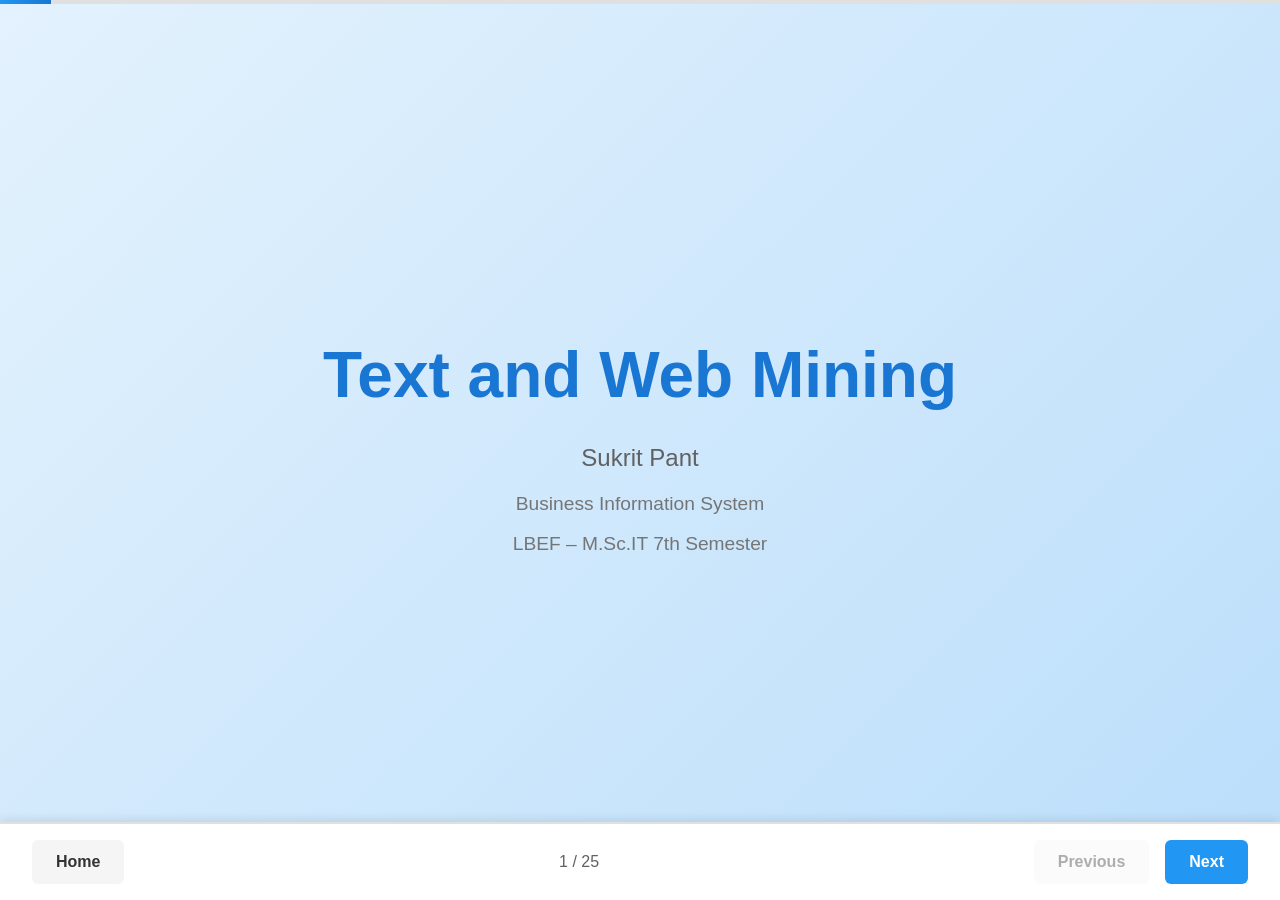
<file: lbef/Session 4 - Text and Web Mining.html>
<!DOCTYPE html>
<html lang="en">
<head>
    <meta charset="UTF-8">
    <meta name="viewport" content="width=device-width, initial-scale=1.0">
    <title>Text and Web Mining - Presentation</title>
    <style>
        * {
            margin: 0;
            padding: 0;
            box-sizing: border-box;
        }

        body {
            font-family: 'Segoe UI', Arial, Helvetica, sans-serif;
            background: #ffffff;
            color: #1a1a1a;
            overflow: hidden;
            height: 100vh;
        }

        .progress-bar {
            position: fixed;
            top: 0;
            left: 0;
            width: 100%;
            height: 4px;
            background: #e0e0e0;
            z-index: 1000;
        }

        .progress-fill {
            height: 100%;
            background: linear-gradient(90deg, #2196F3, #1976D2);
            transition: width 0.3s ease;
        }

        .presentation-container {
            width: 100%;
            height: 100vh;
            display: flex;
            flex-direction: column;
            padding-top: 4px;
        }

        .slide {
            display: none;
            flex: 1;
            padding: 40px;
            overflow-y: auto;
            animation: slideIn 0.4s ease;
        }

        .slide.active {
            display: flex;
            flex-direction: column;
        }

        @keyframes slideIn {
            from {
                opacity: 0;
                transform: translateX(20px);
            }
            to {
                opacity: 1;
                transform: translateX(0);
            }
        }

        .slide-content {
            max-width: 1200px;
            margin: 0 auto;
            width: 100%;
        }

        h1 {
            font-size: 3rem;
            color: #1976D2;
            margin-bottom: 1rem;
            font-weight: 600;
        }

        h2 {
            font-size: 2.5rem;
            color: #1976D2;
            margin-bottom: 1.5rem;
            font-weight: 600;
            border-bottom: 3px solid #2196F3;
            padding-bottom: 0.5rem;
        }

        h3 {
            font-size: 1.8rem;
            color: #424242;
            margin: 1.5rem 0 1rem 0;
            font-weight: 600;
        }

        p {
            font-size: 1.1rem;
            line-height: 1.8;
            margin-bottom: 1rem;
            color: #333;
        }

        .subtitle {
            font-size: 1.5rem;
            color: #616161;
            margin-bottom: 0.5rem;
        }

        .info-text {
            font-size: 1.2rem;
            color: #757575;
            margin-bottom: 0.3rem;
        }

        ul, ol {
            margin: 1rem 0 1rem 2rem;
            font-size: 1.1rem;
            line-height: 1.8;
        }

        li {
            margin-bottom: 0.8rem;
            color: #333;
        }

        .code-block {
            background: #f5f5f5;
            border: 1px solid #ddd;
            border-radius: 8px;
            padding: 1.5rem;
            margin: 1.5rem 0;
            overflow-x: auto;
            font-family: 'Consolas', 'Monaco', monospace;
            font-size: 0.95rem;
            line-height: 1.6;
            color: #333;
        }

        .code-block code {
            color: #333;
        }

        .keyword {
            color: #0033B3;
            font-weight: bold;
        }

        .string {
            color: #067D17;
        }

        .comment {
            color: #8C8C8C;
            font-style: italic;
        }

        .function {
            color: #7A3E9D;
        }

        .example-box {
            background: #E3F2FD;
            border-left: 4px solid #2196F3;
            padding: 1.5rem;
            margin: 1.5rem 0;
            border-radius: 4px;
        }

        .note-box {
            background: #FFF3E0;
            border-left: 4px solid #FF9800;
            padding: 1rem 1.5rem;
            margin: 1.5rem 0;
            border-radius: 4px;
            font-style: italic;
        }

        table {
            width: 100%;
            border-collapse: collapse;
            margin: 1.5rem 0;
            background: white;
            box-shadow: 0 2px 4px rgba(0,0,0,0.1);
        }

        th, td {
            padding: 1rem;
            text-align: left;
            border: 1px solid #ddd;
        }

        th {
            background: #2196F3;
            color: white;
            font-weight: 600;
        }

        tr:nth-child(even) {
            background: #f9f9f9;
        }

        .workflow-step {
            background: white;
            border: 2px solid #2196F3;
            border-radius: 8px;
            padding: 1.2rem;
            margin: 1rem 0;
            box-shadow: 0 2px 4px rgba(0,0,0,0.1);
        }

        .workflow-step strong {
            color: #1976D2;
            font-size: 1.2rem;
        }

        .example-visual {
            background: #f5f5f5;
            padding: 1.5rem;
            margin: 1rem 0;
            border-radius: 8px;
            font-family: monospace;
            font-size: 1.1rem;
        }

        .arrow {
            color: #2196F3;
            font-weight: bold;
            margin: 0 0.5rem;
        }

        .formula {
            background: #f5f5f5;
            padding: 1.5rem;
            margin: 1.5rem 0;
            border-radius: 8px;
            font-family: 'Courier New', monospace;
            font-size: 1.1rem;
            border: 1px solid #ddd;
        }

        .navigation {
            position: fixed;
            bottom: 0;
            left: 0;
            width: 100%;
            background: white;
            border-top: 2px solid #e0e0e0;
            padding: 1rem 2rem;
            display: flex;
            justify-content: space-between;
            align-items: center;
            box-shadow: 0 -2px 10px rgba(0,0,0,0.1);
        }

        .nav-buttons {
            display: flex;
            gap: 1rem;
        }

        button {
            padding: 0.8rem 1.5rem;
            font-size: 1rem;
            border: none;
            border-radius: 6px;
            cursor: pointer;
            font-weight: 600;
            transition: all 0.3s ease;
            font-family: inherit;
        }

        .btn-primary {
            background: #2196F3;
            color: white;
        }

        .btn-primary:hover:not(:disabled) {
            background: #1976D2;
            transform: translateY(-2px);
            box-shadow: 0 4px 8px rgba(33, 150, 243, 0.3);
        }

        .btn-secondary {
            background: #f5f5f5;
            color: #333;
        }

        .btn-secondary:hover:not(:disabled) {
            background: #e0e0e0;
        }

        button:disabled {
            opacity: 0.4;
            cursor: not-allowed;
        }

        .slide-counter {
            font-size: 1rem;
            color: #616161;
            font-weight: 500;
        }

        .title-slide {
            display: flex;
            flex-direction: column;
            justify-content: center;
            align-items: center;
            text-align: center;
            background: linear-gradient(135deg, #E3F2FD 0%, #BBDEFB 100%);
        }

        .title-slide h1 {
            font-size: 4rem;
            margin-bottom: 1.5rem;
        }

        .grid-2 {
            display: grid;
            grid-template-columns: repeat(auto-fit, minmax(300px, 1fr));
            gap: 1.5rem;
            margin: 1.5rem 0;
        }

        .card {
            background: white;
            border: 2px solid #e0e0e0;
            border-radius: 8px;
            padding: 1.5rem;
            box-shadow: 0 2px 4px rgba(0,0,0,0.1);
        }

        .card h3 {
            color: #1976D2;
            margin-top: 0;
        }

        @media (max-width: 768px) {
            h1 {
                font-size: 2rem;
            }

            h2 {
                font-size: 1.8rem;
            }

            .title-slide h1 {
                font-size: 2.5rem;
            }

            .slide {
                padding: 20px;
            }

            p, li {
                font-size: 1rem;
            }

            .navigation {
                padding: 0.8rem 1rem;
                flex-wrap: wrap;
            }

            .nav-buttons {
                order: 2;
                width: 100%;
                margin-top: 0.5rem;
            }

            button {
                padding: 0.6rem 1rem;
                font-size: 0.9rem;
            }

            .code-block {
                font-size: 0.85rem;
                padding: 1rem;
            }
        }

        @media (max-width: 480px) {
            .slide {
                padding: 15px;
            }

            h1 {
                font-size: 1.5rem;
            }

            h2 {
                font-size: 1.4rem;
            }

            .title-slide h1 {
                font-size: 2rem;
            }
        }
    </style>
</head>
<body>
    <div class="progress-bar">
        <div class="progress-fill" id="progressFill"></div>
    </div>

    <div class="presentation-container">
        <!-- Slide 1: Title -->
        <div class="slide active title-slide">
            <div class="slide-content">
                <h1>Text and Web Mining</h1>
                <p class="subtitle">Sukrit Pant</p>
                <p class="info-text">Business Information System</p>
                <p class="info-text">LBEF – M.Sc.IT 7th Semester</p>
            </div>
        </div>

        <!-- Slide 2: Text Mining Introduction -->
        <div class="slide">
            <div class="slide-content">
                <h2>Text Mining</h2>
                <p><strong>Definition:</strong> Text mining is the process of extracting valuable information and knowledge from unstructured textual data. It transforms raw text into structured data using computational techniques from linguistics, statistics, and machine learning.</p>
                <h3>Key Points:</h3>
                <ul>
                    <li>Analyzes patterns in textual data</li>
                    <li>Extracts meaningful insights</li>
                    <li>Uses NLP and statistical methods</li>
                    <li>Applications in business intelligence</li>
                </ul>
            </div>
        </div>

        <!-- Slide 3: Core Steps -->
        <div class="slide">
            <div class="slide-content">
                <h2>Core Steps in Text Mining</h2>
                <div class="workflow-step">
                    <strong>1. Data Collection</strong>
                    <p>Gathering text from various sources</p>
                </div>
                <div class="workflow-step">
                    <strong>2. Preprocessing</strong>
                    <p>Cleaning and preparing text data</p>
                </div>
                <div class="workflow-step">
                    <strong>3. Text Representation</strong>
                    <p>Converting text to numerical format</p>
                </div>
                <div class="workflow-step">
                    <strong>4. Analysis Techniques</strong>
                    <p>Applying mining algorithms</p>
                </div>
                <div class="workflow-step">
                    <strong>5. Interpretation</strong>
                    <p>Extracting actionable insights</p>
                </div>
            </div>
        </div>

        <!-- Slide 4: Data Collection -->
        <div class="slide">
            <div class="slide-content">
                <h2>Data Collection</h2>
                <p>The first step involves gathering textual data from various sources</p>
                <h3>Sources:</h3>
                <ul>
                    <li>Social media platforms</li>
                    <li>Customer reviews and feedback</li>
                    <li>News articles and blogs</li>
                    <li>Emails and documents</li>
                    <li>Web pages and forums</li>
                </ul>
                <div class="note-box">
                    <strong>Note:</strong> Quality of data collection directly impacts analysis results
                </div>
            </div>
        </div>

        <!-- Slide 5: Preprocessing -->
        <div class="slide">
            <div class="slide-content">
                <h2>Preprocessing</h2>
                <p>Preprocessing prepares raw text for analysis by cleaning and standardizing it</p>
                <h3>Key Techniques:</h3>
                <ul>
                    <li><strong>Tokenization</strong> - Breaking text into words/tokens</li>
                    <li><strong>Lowercasing</strong> - Converting to lowercase</li>
                    <li><strong>Removing punctuation and special characters</strong></li>
                    <li><strong>Stop words removal</strong> - Eliminating common words</li>
                    <li><strong>Stemming and Lemmatization</strong></li>
                </ul>
            </div>
        </div>

        <!-- Slide 6: Stemming -->
        <div class="slide">
            <div class="slide-content">
                <h2>Stemming</h2>
                <p><strong>Definition:</strong> Stemming reduces words to their root form by removing suffixes using rule-based algorithms</p>
                <div class="example-visual">
                    running <span class="arrow">→</span> run<br>
                    runs <span class="arrow">→</span> run<br>
                    runner <span class="arrow">→</span> run<br>
                    easily <span class="arrow">→</span> easili
                </div>
                <h3>Code Example:</h3>
                <div class="code-block"><code><span class="keyword">from</span> nltk.stem <span class="keyword">import</span> PorterStemmer
stemmer = PorterStemmer()
words = [<span class="string">"running"</span>, <span class="string">"runs"</span>, <span class="string">"runner"</span>]
stemmed = [stemmer.stem(word) <span class="keyword">for</span> word <span class="keyword">in</span> words]
<span class="function">print</span>(stemmed)  <span class="comment"># Output: ['run', 'run', 'runner']</span></code></div>
                <div class="note-box">
                    <strong>Note:</strong> Fast but may produce non-dictionary words
                </div>
            </div>
        </div>

        <!-- Slide 7: Lemmatization -->
        <div class="slide">
            <div class="slide-content">
                <h2>Lemmatization</h2>
                <p><strong>Definition:</strong> Lemmatization reduces words to their dictionary form (lemma) using morphological analysis and context</p>
                <div class="example-visual">
                    running <span class="arrow">→</span> run<br>
                    ran <span class="arrow">→</span> run<br>
                    better <span class="arrow">→</span> good<br>
                    are <span class="arrow">→</span> be
                </div>
                <h3>Code Example:</h3>
                <div class="code-block"><code><span class="keyword">from</span> nltk.stem <span class="keyword">import</span> WordNetLemmatizer
lemmatizer = WordNetLemmatizer()
words = [<span class="string">"running"</span>, <span class="string">"ran"</span>, <span class="string">"better"</span>]
lemmas = [lemmatizer.lemmatize(word, pos=<span class="string">'v'</span>) <span class="keyword">for</span> word <span class="keyword">in</span> words]
<span class="function">print</span>(lemmas)  <span class="comment"># Output: ['run', 'run', 'better']</span></code></div>
                <h3>Comparison:</h3>
                <table>
                    <tr>
                        <th>Aspect</th>
                        <th>Stemming</th>
                        <th>Lemmatization</th>
                    </tr>
                    <tr>
                        <td>Speed</td>
                        <td>Fast</td>
                        <td>Slower</td>
                    </tr>
                    <tr>
                        <td>Accuracy</td>
                        <td>Lower</td>
                        <td>Higher</td>
                    </tr>
                    <tr>
                        <td>Output</td>
                        <td>May not be real word</td>
                        <td>Dictionary word</td>
                    </tr>
                </table>
            </div>
        </div>

        <!-- Slide 8: Text Representation -->
        <div class="slide">
            <div class="slide-content">
                <h2>Text Representation</h2>
                <p>Converting text into numerical format that machine learning algorithms can process</p>
                <div class="grid-2">
                    <div class="card">
                        <h3>Bag-of-Words (BoW)</h3>
                        <p>Word frequency counts</p>
                    </div>
                    <div class="card">
                        <h3>TF-IDF</h3>
                        <p>Term importance weighting</p>
                    </div>
                    <div class="card">
                        <h3>Word Embeddings</h3>
                        <p>Dense vector representations</p>
                    </div>
                </div>
            </div>
        </div>

        <!-- Slide 9: Bag-of-Words -->
        <div class="slide">
            <div class="slide-content">
                <h2>Bag-of-Words (BoW)</h2>
                <p><strong>Definition:</strong> BoW represents text as an unordered collection of words, counting their frequency while ignoring grammar and word order</p>
                <div class="example-box">
                    <strong>Example:</strong><br>
                    Document 1: "Python is fun"<br>
                    Document 2: "Learning Python is fun"<br><br>
                    <strong>Vocabulary:</strong> [python, is, fun, learning]<br><br>
                    <strong>BoW vectors:</strong><br>
                    Doc 1: [1, 1, 1, 0]<br>
                    Doc 2: [1, 1, 1, 1]
                </div>
                <h3>Characteristics:</h3>
                <ul>
                    <li>Simple and fast</li>
                    <li>Ignores word order</li>
                    <li>Sparse representation</li>
                    <li>Good for classification tasks</li>
                </ul>
            </div>
        </div>

        <!-- Slide 10: TF-IDF -->
        <div class="slide">
            <div class="slide-content">
                <h2>TF-IDF (Term Frequency-Inverse Document Frequency)</h2>
                <p><strong>Definition:</strong> TF-IDF weighs word importance based on frequency in document and rarity across all documents</p>
                <div class="formula">
                    <strong>TF-IDF(t,d) = TF(t,d) × IDF(t)</strong><br><br>
                    Where:<br>
                    • TF(t,d) = (Number of times term t appears in document d) / (Total terms in document d)<br>
                    • IDF(t) = log(Total documents / Documents containing term t)
                </div>
                <p><strong>Explanation:</strong> Higher score = more important to that specific document</p>
                <h3>Code Example:</h3>
                <div class="code-block"><code><span class="keyword">from</span> sklearn.feature_extraction.text <span class="keyword">import</span> TfidfVectorizer
docs = [<span class="string">"Python is fun"</span>, <span class="string">"Learning Python"</span>]
vectorizer = TfidfVectorizer()
tfidf_matrix = vectorizer.fit_transform(docs)
<span class="function">print</span>(vectorizer.get_feature_names_out())</code></div>
            </div>
        </div>

        <!-- Slide 11: Word Embeddings -->
        <div class="slide">
            <div class="slide-content">
                <h2>Word Embeddings</h2>
                <p><strong>Definition:</strong> Word embeddings represent words as dense vectors in continuous space, capturing semantic relationships</p>
                <h3>Advantages over BoW/TF-IDF:</h3>
                <ul>
                    <li>Captures semantic meaning</li>
                    <li>Lower dimensionality</li>
                    <li>Words with similar meanings have similar vectors</li>
                    <li>Enables arithmetic operations (king - man + woman ≈ queen)</li>
                </ul>
                <div class="example-box">
                    <strong>Types:</strong> Word2Vec, GloVe, BERT
                </div>
            </div>
        </div>

        <!-- Slide 12: Word2Vec -->
        <div class="slide">
            <div class="slide-content">
                <h2>Word2Vec</h2>
                <p><strong>Explanation:</strong> Word2Vec creates word embeddings by predicting context words or target words using neural networks</p>
                <h3>Two Architectures:</h3>
                <ul>
                    <li><strong>CBOW (Continuous Bag-of-Words)</strong> - Predicts target word from context</li>
                    <li><strong>Skip-gram</strong> - Predicts context words from target word</li>
                </ul>
                <h3>Code Example:</h3>
                <div class="code-block"><code><span class="keyword">from</span> gensim.models <span class="keyword">import</span> Word2Vec
sentences = [[<span class="string">'python'</span>, <span class="string">'is'</span>, <span class="string">'fun'</span>], 
             [<span class="string">'learning'</span>, <span class="string">'python'</span>]]
model = Word2Vec(sentences, min_count=<span class="string">1</span>)
vector = model.wv[<span class="string">'python'</span>]
similar = model.wv.most_similar(<span class="string">'python'</span>)</code></div>
            </div>
        </div>

        <!-- Slide 13: GloVe -->
        <div class="slide">
            <div class="slide-content">
                <h2>GloVe (Global Vectors for Word Representation)</h2>
                <p><strong>Explanation:</strong> GloVe creates embeddings by factorizing word co-occurrence matrices, capturing global statistical information</p>
                <h3>Key Features:</h3>
                <ul>
                    <li>Uses global word-word co-occurrence statistics</li>
                    <li>Better performance on word analogy tasks</li>
                    <li>Captures both local and global context</li>
                </ul>
                <div class="example-box">
                    <strong>Advantage:</strong> Unlike Word2Vec, GloVe leverages global corpus statistics
                </div>
            </div>
        </div>

        <!-- Slide 14: BERT -->
        <div class="slide">
            <div class="slide-content">
                <h2>BERT (Bidirectional Encoder Representations from Transformers)</h2>
                <p><strong>Explanation:</strong> BERT generates context-aware embeddings by considering words from both left and right context</p>
                <h3>Key Features:</h3>
                <ul>
                    <li>Pre-trained on massive text corpora</li>
                    <li>Bidirectional context understanding</li>
                    <li>Different embeddings for same word in different contexts</li>
                </ul>
                <div class="example-box">
                    <strong>Example:</strong><br>
                    "The bank of the river" vs "Money in the bank"<br>
                    → BERT generates different embeddings for "bank"
                </div>
                <div class="note-box">
                    <strong>Why use BERT:</strong> Captures semantic meaning and context better than static embeddings
                </div>
            </div>
        </div>

        <!-- Slide 15: Analysis Techniques -->
        <div class="slide">
            <div class="slide-content">
                <h2>Analysis Techniques in Text Mining</h2>
                <ul>
                    <li><strong>Classification</strong> - Categorizing documents</li>
                    <li><strong>Clustering</strong> - Grouping similar documents</li>
                    <li><strong>Sentiment Analysis</strong> - Detecting emotions/opinions</li>
                    <li><strong>Topic Modeling</strong> - Discovering themes</li>
                    <li><strong>Named Entity Recognition</strong> - Identifying entities</li>
                    <li><strong>Information Extraction</strong> - Extracting structured data</li>
                </ul>
            </div>
        </div>

        <!-- Slide 16: Text Mining Methods -->
        <div class="slide">
            <div class="slide-content">
                <h2>Text Mining Methods</h2>
                <div class="workflow-step">
                    <strong>1. Term-based</strong>
                    <p>Analyzes word-by-word</p>
                    <p><em>Example: Frequency analysis</em></p>
                </div>
                <div class="workflow-step">
                    <strong>2. Phrase-based</strong>
                    <p>Identifies multi-word terms</p>
                    <p><em>Example: "machine learning", "New York City"</em></p>
                </div>
                <div class="workflow-step">
                    <strong>3. Concept-based</strong>
                    <p>Extracts abstract concepts</p>
                    <p><em>Example: Identifying themes like "technology" or "healthcare"</em></p>
                </div>
                <div class="workflow-step">
                    <strong>4. Pattern Taxonomy</strong>
                    <p>Discovers repeating patterns</p>
                    <p><em>Example: Identifying recurring ideas or structures</em></p>
                </div>
            </div>
        </div>

        <!-- Slide 17: Applications -->
        <div class="slide">
            <div class="slide-content">
                <h2>Applications of Text Mining</h2>
                <div class="grid-2">
                    <div class="card">
                        <h3>Sentiment Analysis</h3>
                        <p>Customer opinion mining</p>
                    </div>
                    <div class="card">
                        <h3>Spam Filtering</h3>
                        <p>Email classification</p>
                    </div>
                    <div class="card">
                        <h3>Document Classification</h3>
                        <p>Organizing content</p>
                    </div>
                    <div class="card">
                        <h3>Customer Feedback Analysis</h3>
                        <p>Product improvement</p>
                    </div>
                    <div class="card">
                        <h3>Medical Research</h3>
                        <p>Analyzing research papers</p>
                    </div>
                    <div class="card">
                        <h3>Social Media Monitoring</h3>
                        <p>Brand reputation</p>
                    </div>
                    <div class="card">
                        <h3>Market Research</h3>
                        <p>Consumer insights</p>
                    </div>
                    <div class="card">
                        <h3>Legal Document Analysis</h3>
                        <p>Contract review</p>
                    </div>
                </div>
            </div>
        </div>

        <!-- Slide 18: Web Mining Introduction -->
        <div class="slide">
            <div class="slide-content">
                <h2>Web Mining</h2>
                <p><strong>Definition:</strong> Web mining applies data mining techniques to discover patterns and knowledge from web data, including web documents, hyperlinks, and usage logs</p>
                <p><strong>Scope:</strong> Analyzing the massive, dynamic, and heterogeneous web to extract valuable information</p>
                <h3>Key Characteristics:</h3>
                <ul>
                    <li>Deals with unstructured and semi-structured data</li>
                    <li>Large-scale data processing</li>
                    <li>Dynamic and evolving content</li>
                </ul>
            </div>
        </div>

        <!-- Slide 19: Types of Web Mining -->
        <div class="slide">
            <div class="slide-content">
                <h2>Types of Web Mining</h2>
                <div class="workflow-step">
                    <strong>1. Web Content Mining</strong>
                    <p>• Extracts information from web page content<br>
                    • Analyzes text, images, videos, audio, tables<br>
                    • <strong>Focus:</strong> What is the content?</p>
                </div>
                <div class="workflow-step">
                    <strong>2. Web Structure Mining</strong>
                    <p>• Analyzes hyperlink structure<br>
                    • Studies relationships between web pages<br>
                    • <strong>Focus:</strong> How are pages connected?</p>
                </div>
                <div class="workflow-step">
                    <strong>3. Web Usage Mining</strong>
                    <p>• Analyzes user interaction patterns<br>
                    • Studies clickstream and navigation behavior<br>
                    • <strong>Focus:</strong> How do users interact?</p>
                </div>
            </div>
        </div>

        <!-- Slide 20: Web Content Mining -->
        <div class="slide">
            <div class="slide-content">
                <h2>Web Content Mining</h2>
                <p><strong>Definition:</strong> Extracting useful information and knowledge from web page content</p>
                <h3>Techniques:</h3>
                <ul>
                    <li>Text mining algorithms (TF-IDF, clustering)</li>
                    <li>Topic modeling (LDA)</li>
                    <li>Classification and categorization</li>
                    <li>Pattern recognition</li>
                </ul>
                <h3>Applications:</h3>
                <ul>
                    <li>Search engine indexing</li>
                    <li>Information retrieval</li>
                    <li>Content recommendation</li>
                    <li>Competitive intelligence</li>
                    <li>Knowledge discovery</li>
                </ul>
            </div>
        </div>

        <!-- Slide 21: Web Structure Mining -->
        <div class="slide">
            <div class="slide-content">
                <h2>Web Structure Mining</h2>
                <p><strong>Definition:</strong> Analyzing the link structure and relationships between web pages using hyperlinks</p>
                <h3>Key Concepts:</h3>
                <ul>
                    <li><strong>Inbound links</strong> - Links pointing to a page</li>
                    <li><strong>Outbound links</strong> - Links from a page</li>
                    <li><strong>Link analysis</strong> - PageRank algorithm</li>
                    <li><strong>Anchor text analysis</strong></li>
                </ul>
                <h3>Applications:</h3>
                <ul>
                    <li>Search engine ranking</li>
                    <li>Website structure analysis</li>
                    <li>Community detection</li>
                    <li>Recommendation systems</li>
                    <li>Identifying authoritative pages</li>
                </ul>
            </div>
        </div>

        <!-- Slide 22: Web Usage Mining -->
        <div class="slide">
            <div class="slide-content">
                <h2>Web Usage Mining</h2>
                <p><strong>Definition:</strong> Discovering user access patterns from web server logs, clickstream data, and user interactions</p>
                <h3>Data Sources:</h3>
                <ul>
                    <li>Web server logs</li>
                    <li>Browser logs</li>
                    <li>User profiles</li>
                    <li>Session data</li>
                </ul>
                <h3>Techniques:</h3>
                <ul>
                    <li>Association rule mining</li>
                    <li>Sequential pattern mining</li>
                    <li>Clustering users and pages</li>
                    <li>Classification</li>
                </ul>
                <div class="example-box">
                    <strong>Goal:</strong> Understand how users navigate and interact with websites
                </div>
            </div>
        </div>

        <!-- Slide 23: Web Usage Mining Applications -->
        <div class="slide">
            <div class="slide-content">
                <h2>Applications of Web Usage Mining</h2>
                <div class="workflow-step">
                    <strong>1. Personalization</strong>
                    <p>• Customizing content for users<br>
                    • Recommendation engines<br>
                    • Adaptive websites</p>
                </div>
                <div class="workflow-step">
                    <strong>2. E-commerce</strong>
                    <p>• Customer behavior analysis<br>
                    • Product recommendations<br>
                    • Cart abandonment prediction</p>
                </div>
                <div class="workflow-step">
                    <strong>3. Website Optimization</strong>
                    <p>• Improving navigation<br>
                    • Enhancing user experience<br>
                    • Page prefetching and caching</p>
                </div>
                <div class="workflow-step">
                    <strong>4. Business Intelligence</strong>
                    <p>• Understanding customer journeys<br>
                    • Market segmentation<br>
                    • Conversion optimization</p>
                </div>
            </div>
        </div>

        <!-- Slide 24: Comparison Table -->
        <div class="slide">
            <div class="slide-content">
                <h2>Text Mining vs Web Mining</h2>
                <table>
                    <tr>
                        <th>Aspect</th>
                        <th>Text Mining</th>
                        <th>Web Mining</th>
                    </tr>
                    <tr>
                        <td>Definition</td>
                        <td>Extract knowledge from unstructured text</td>
                        <td>Extract knowledge from web data</td>
                    </tr>
                    <tr>
                        <td>Data Type</td>
                        <td>Text documents</td>
                        <td>Web pages, links, logs</td>
                    </tr>
                    <tr>
                        <td>Main Components</td>
                        <td>Preprocessing, representation, analysis</td>
                        <td>Content, structure, usage mining</td>
                    </tr>
                    <tr>
                        <td>Techniques</td>
                        <td>NLP, classification, clustering, sentiment</td>
                        <td>Link analysis, log analysis, content extraction</td>
                    </tr>
                    <tr>
                        <td>Applications</td>
                        <td>Sentiment analysis, spam filtering, research</td>
                        <td>Recommender systems, site optimization, SEO</td>
                    </tr>
                    <tr>
                        <td>Data Structure</td>
                        <td>Primarily unstructured text</td>
                        <td>Structured, semi-structured, unstructured</td>
                    </tr>
                </table>
            </div>
        </div>

        <!-- Slide 25: Conclusion -->
        <div class="slide">
            <div class="slide-content">
                <h2>Key Takeaways</h2>
                <h3>Summary:</h3>
                <ul>
                    <li>Text mining transforms unstructured text into actionable insights</li>
                    <li>Preprocessing is crucial for quality results</li>
                    <li>Modern embeddings (Word2Vec, BERT) capture semantic meaning</li>
                    <li>Web mining encompasses content, structure, and usage analysis</li>
                    <li>Applications span from e-commerce to customer analytics</li>
                </ul>
                <h3>Future Trends:</h3>
                <ul>
                    <li>Deep learning transformers</li>
                    <li>Real-time analysis</li>
                    <li>Multilingual processing</li>
                    <li>Privacy-preserving mining</li>
                </ul>
            </div>
        </div>
    </div>

    <div class="navigation">
        <button id="homeBtn" class="btn-secondary">Home</button>
        <span class="slide-counter" id="slideCounter">1 / 25</span>
        <div class="nav-buttons">
            <button id="prevBtn" class="btn-secondary" disabled>Previous</button>
            <button id="nextBtn" class="btn-primary">Next</button>
        </div>
    </div>

    <script>
        let currentSlide = 0;
        const slides = document.querySelectorAll('.slide');
        const totalSlides = slides.length;
        const prevBtn = document.getElementById('prevBtn');
        const nextBtn = document.getElementById('nextBtn');
        const homeBtn = document.getElementById('homeBtn');
        const slideCounter = document.getElementById('slideCounter');
        const progressFill = document.getElementById('progressFill');

        function showSlide(index) {
            // Ensure index is within valid bounds
            if (index < 0) {
                index = 0;
            } else if (index >= totalSlides) {
                index = totalSlides - 1;
            }
            
            // Remove active class from all slides
            slides.forEach(slide => slide.classList.remove('active'));
            
            // Add active class to current slide
            slides[index].classList.add('active');
            
            // Update current slide index
            currentSlide = index;
            
            // Update button states
            prevBtn.disabled = currentSlide === 0;
            nextBtn.disabled = currentSlide === totalSlides - 1;
            
            // Update counter
            slideCounter.textContent = `${currentSlide + 1} / ${totalSlides}`;
            
            // Update progress bar
            const progress = ((currentSlide + 1) / totalSlides) * 100;
            progressFill.style.width = progress + '%';
            
            // Scroll to top
            slides[index].scrollTop = 0;
        }

        function nextSlide() {
            // Check if we can go to next slide
            if (currentSlide < totalSlides - 1) {
                showSlide(currentSlide + 1);
            }
        }

        function prevSlide() {
            // Check if we can go to previous slide
            if (currentSlide > 0) {
                showSlide(currentSlide - 1);
            }
        }

        function goHome() {
            // Always go to slide 0 (title slide)
            showSlide(0);
        }

        // Button event listeners
        nextBtn.addEventListener('click', nextSlide);
        prevBtn.addEventListener('click', prevSlide);
        homeBtn.addEventListener('click', goHome);

        // Keyboard navigation
        document.addEventListener('keydown', (e) => {
            if (e.key === 'ArrowRight') {
                // Only navigate if not at last slide
                if (currentSlide < totalSlides - 1) {
                    nextSlide();
                }
            } else if (e.key === 'ArrowLeft') {
                // Only navigate if not at first slide
                if (currentSlide > 0) {
                    prevSlide();
                }
            } else if (e.key === 'Home') {
                goHome();
            }
        });

        // Initialize
        showSlide(0);
    </script>
</body>
</html>
</file>
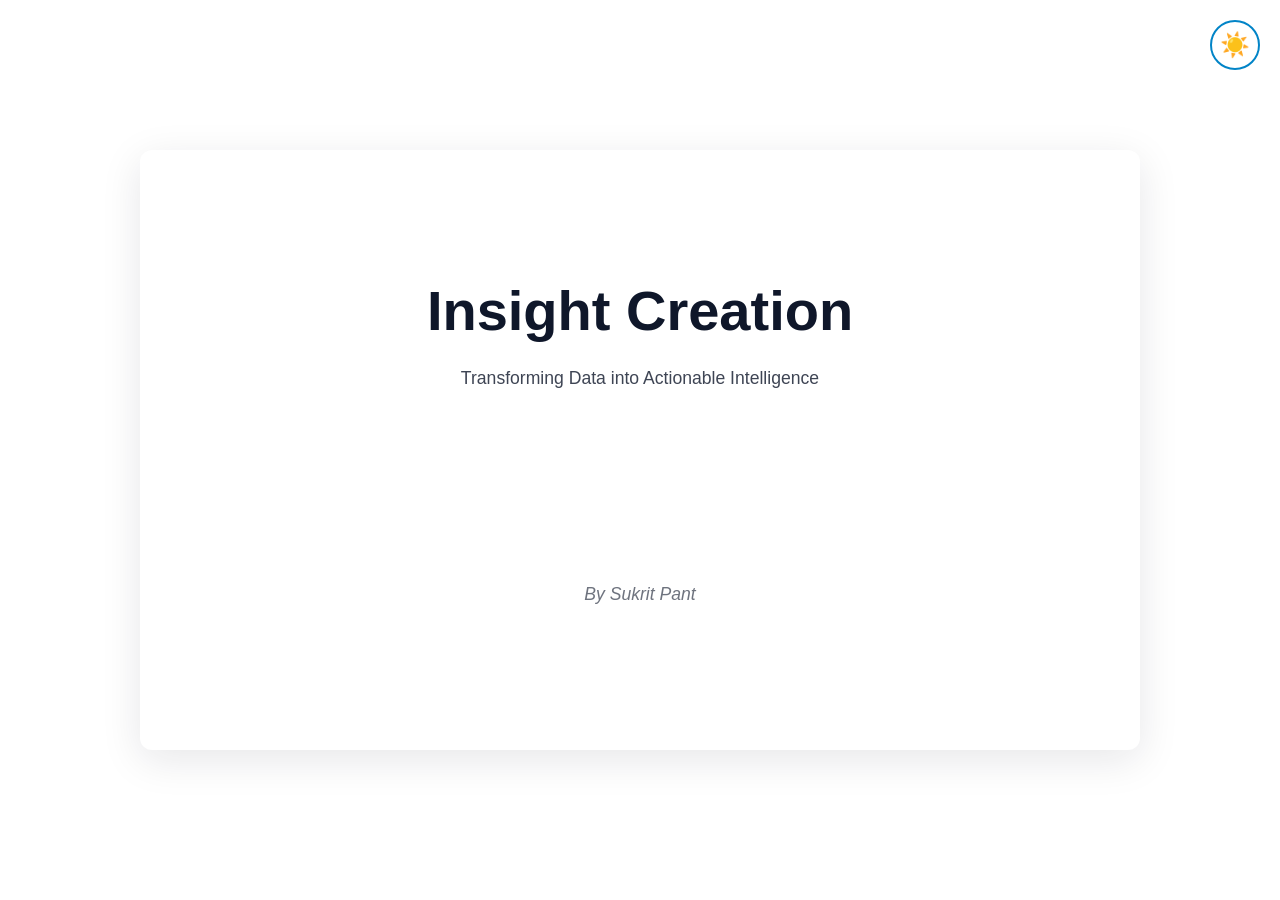
<file: lbef/Session 7 - Insight Creation.html>
<!DOCTYPE html>
<html lang="en">
<head>
    <meta charset="UTF-8">
    <meta name="viewport" content="width=device-width, initial-scale=1.0">
    <title>Insight Creation</title>
    <style>
        * {
            margin: 0;
            padding: 0;
            box-sizing: border-box;
        }

        :root {
            --color-bg-dark: #0f172a;
            --color-bg-dark-elevated: #020617;
            --color-bg-dark-surface: #1e293b;
            --color-text-dark: #f1f5f9;
            --color-text-dark-secondary: #cbd5e1;
            --color-accent-dark: #38bdf8;
            
            --color-bg-light: #ffffff;
            --color-bg-light-elevated: #f8fafc;
            --color-bg-light-surface: #f1f5f9;
            --color-text-light: #0f172a;
            --color-text-light-secondary: #475569;
            --color-accent-light: #0284c7;
        }

        body {
            font-family: -apple-system, BlinkMacSystemFont, 'Segoe UI', Roboto, sans-serif;
            transition: background-color 0.3s ease, color 0.3s ease;
            overflow-x: hidden;
        }

        body.light-mode {
            background-color: var(--color-bg-light);
            color: var(--color-text-light);
        }

        body.dark-mode {
            background-color: var(--color-bg-dark);
            color: var(--color-text-dark);
        }

        .theme-toggle {
            position: fixed;
            top: 20px;
            right: 20px;
            z-index: 1000;
            background: none;
            border: 2px solid;
            border-radius: 50%;
            width: 50px;
            height: 50px;
            cursor: pointer;
            display: flex;
            align-items: center;
            justify-content: center;
            font-size: 24px;
            transition: all 0.3s ease;
        }

        body.light-mode .theme-toggle {
            border-color: var(--color-accent-light);
            color: var(--color-accent-light);
        }

        body.dark-mode .theme-toggle {
            border-color: var(--color-accent-dark);
            color: var(--color-accent-dark);
        }

        .theme-toggle:hover {
            transform: scale(1.1);
        }

        .slides-container {
            width: 100%;
            height: 100vh;
            display: flex;
            align-items: center;
            justify-content: center;
            padding: 20px;
        }

        .slide {
            width: 100%;
            max-width: 1000px;
            height: 100vh;
            max-height: 600px;
            aspect-ratio: 16 / 9;
            border-radius: 12px;
            padding: 60px;
            display: flex;
            flex-direction: column;
            justify-content: center;
            transition: opacity 0.5s ease;
            position: absolute;
            opacity: 0;
            pointer-events: none;
        }

        .slide.active {
            opacity: 1;
            pointer-events: auto;
            animation: fadeIn 0.5s ease;
        }

        @keyframes fadeIn {
            from { opacity: 0; }
            to { opacity: 1; }
        }

        body.light-mode .slide {
            background-color: var(--color-bg-light);
            color: var(--color-text-light);
            box-shadow: 0 10px 40px rgba(15, 23, 42, 0.1);
        }

        body.dark-mode .slide {
            background-color: var(--color-bg-dark);
            color: var(--color-text-dark);
            box-shadow: 0 10px 40px rgba(0, 0, 0, 0.5);
        }

        .slide.title-slide {
            justify-content: space-around;
            text-align: center;
        }

        .slide h1 {
            font-size: clamp(2rem, 8vw, 3.5rem);
            font-weight: 700;
            margin-bottom: 20px;
            line-height: 1.2;
        }

        .slide h2 {
            font-size: clamp(1.75rem, 6vw, 2.5rem);
            font-weight: 700;
            margin-bottom: 30px;
            line-height: 1.2;
        }

        .slide h3 {
            font-size: clamp(1.25rem, 4vw, 1.75rem);
            font-weight: 600;
            margin-bottom: 15px;
        }

        .slide p {
            font-size: clamp(0.95rem, 2.5vw, 1.1rem);
            line-height: 1.6;
            margin-bottom: 15px;
        }

        .slide ul {
            font-size: clamp(0.9rem, 2.3vw, 1rem);
            line-height: 1.8;
            margin-left: 2rem;
        }

        .slide li {
            margin-bottom: 12px;
            list-style-position: outside;
        }

        .accent-text {
            font-weight: 600;
        }

        body.light-mode .accent-text {
            color: var(--color-accent-light);
        }

        body.dark-mode .accent-text {
            color: var(--color-accent-dark);
        }

        .subtitle {
            font-size: clamp(1rem, 2.5vw, 1.3rem);
            opacity: 0.8;
            margin-top: 10px;
        }

        .author {
            font-size: clamp(0.85rem, 2vw, 1rem);
            opacity: 0.6;
            margin-top: 40px;
            font-style: italic;
        }

        .two-column {
            display: grid;
            grid-template-columns: 1fr 1fr;
            gap: 30px;
            align-items: start;
        }

        .column {
            display: flex;
            flex-direction: column;
        }

        .card {
            padding: 25px;
            border-radius: 8px;
            margin-bottom: 20px;
            transition: transform 0.3s ease;
        }

        .card:hover {
            transform: translateY(-5px);
        }

        body.light-mode .card {
            background-color: var(--color-bg-light-surface);
            border-left: 4px solid var(--color-accent-light);
        }

        body.dark-mode .card {
            background-color: var(--color-bg-dark-surface);
            border-left: 4px solid var(--color-accent-dark);
        }

        .navigation {
            position: fixed;
            bottom: 20px;
            left: 50%;
            transform: translateX(-50%);
            display: flex;
            gap: 15px;
            opacity: 0;
            transition: opacity 0.3s ease;
            z-index: 999;
        }

        .slides-container:hover .navigation {
            opacity: 1;
        }

        .nav-btn {
            width: 45px;
            height: 45px;
            border: none;
            border-radius: 50%;
            cursor: pointer;
            font-size: 20px;
            transition: all 0.3s ease;
            display: flex;
            align-items: center;
            justify-content: center;
            font-weight: bold;
        }

        body.light-mode .nav-btn {
            background-color: var(--color-accent-light);
            color: white;
        }

        body.dark-mode .nav-btn {
            background-color: var(--color-accent-dark);
            color: #0f172a;
        }

        .nav-btn:hover {
            transform: scale(1.15);
        }

        .nav-btn:disabled {
            opacity: 0.5;
            cursor: not-allowed;
        }

        .slide-counter {
            position: fixed;
            bottom: 20px;
            right: 20px;
            font-size: clamp(0.85rem, 2vw, 1rem);
            opacity: 0;
            transition: opacity 0.3s ease;
            z-index: 999;
            font-weight: 600;
        }

        .slides-container:hover .slide-counter {
            opacity: 1;
        }

        body.light-mode .slide-counter {
            color: var(--color-accent-light);
        }

        body.dark-mode .slide-counter {
            color: var(--color-accent-dark);
        }

        .example-box {
            padding: 20px;
            border-radius: 8px;
            margin: 15px 0;
            font-size: clamp(0.85rem, 2vw, 0.95rem);
        }

        body.light-mode .example-box {
            background-color: #eff6ff;
            border-left: 4px solid var(--color-accent-light);
            color: #0c4a6e;
        }

        body.dark-mode .example-box {
            background-color: rgba(56, 189, 248, 0.1);
            border-left: 4px solid var(--color-accent-dark);
            color: #bae6fd;
        }

        .flow-diagram {
            display: flex;
            align-items: center;
            justify-content: space-between;
            margin: 30px 0;
            flex-wrap: wrap;
            gap: 10px;
        }

        .flow-step {
            flex: 1;
            min-width: 120px;
            text-align: center;
            padding: 15px;
            border-radius: 8px;
            font-weight: 600;
        }

        body.light-mode .flow-step {
            background-color: var(--color-bg-light-surface);
            color: var(--color-text-light);
        }

        body.dark-mode .flow-step {
            background-color: var(--color-bg-dark-surface);
            color: var(--color-text-dark);
        }

        .arrow {
            font-size: 1.5rem;
            font-weight: bold;
            margin: 0 10px;
        }

        body.light-mode .arrow {
            color: var(--color-accent-light);
        }

        body.dark-mode .arrow {
            color: var(--color-accent-dark);
        }

        .table-responsive {
            width: 100%;
            overflow-x: auto;
            margin: 20px 0;
        }

        table {
            width: 100%;
            border-collapse: collapse;
            font-size: clamp(0.8rem, 2vw, 0.95rem);
        }

        th, td {
            padding: 12px;
            text-align: left;
            border-bottom: 1px solid;
        }

        body.light-mode th, body.light-mode td {
            border-bottom-color: #e2e8f0;
        }

        body.dark-mode th, body.dark-mode td {
            border-bottom-color: #334155;
        }

        body.light-mode th {
            background-color: var(--color-bg-light-surface);
            color: var(--color-accent-light);
            font-weight: 700;
        }

        body.dark-mode th {
            background-color: var(--color-bg-dark-surface);
            color: var(--color-accent-dark);
            font-weight: 700;
        }

        body.light-mode tr:nth-child(even) {
            background-color: #f8fafc;
        }

        body.dark-mode tr:nth-child(even) {
            background-color: rgba(255, 255, 255, 0.02);
        }

        .highlight-box {
            padding: 20px;
            border-radius: 8px;
            margin: 15px 0;
            font-weight: 600;
        }

        body.light-mode .highlight-box {
            background-color: #f0fdf4;
            color: #166534;
            border-left: 4px solid #22c55e;
        }

        body.dark-mode .highlight-box {
            background-color: rgba(34, 197, 94, 0.1);
            color: #bbf7d0;
            border-left: 4px solid #22c55e;
        }

        @media (max-width: 768px) {
            .slide {
                padding: 40px 25px;
            }

            .two-column {
                grid-template-columns: 1fr;
                gap: 20px;
            }

            .flow-diagram {
                flex-direction: column;
            }

            .arrow {
                transform: rotate(90deg);
                margin: 5px 0;
            }

            table {
                font-size: 0.75rem;
            }

            th, td {
                padding: 8px;
            }
        }

        @media (max-width: 480px) {
            .slide {
                padding: 30px 15px;
                max-height: 100vh;
            }

            .slide h1 {
                font-size: 1.75rem;
            }

            .slide h2 {
                font-size: 1.4rem;
            }

            .slide p {
                font-size: 0.9rem;
            }

            .nav-btn {
                width: 40px;
                height: 40px;
                font-size: 18px;
            }

            .theme-toggle {
                width: 45px;
                height: 45px;
                font-size: 20px;
            }
        }
    </style>
</head>
<body class="dark-mode">
    <button class="theme-toggle" id="themeToggle" aria-label="Toggle theme">🌙</button>

    <div class="slides-container">
        <!-- Slide 1: Title Slide -->
        <section class="slide title-slide active">
            <div>
                <h1>Insight Creation</h1>
                <p class="subtitle">Transforming Data into Actionable Intelligence</p>
            </div>
            <p class="author">By Sukrit Pant</p>
        </section>

        <!-- Slide 2: Overview -->
        <section class="slide">
            <h2>From Data to Insights</h2>
            <div class="flow-diagram">
                <div class="flow-step">Data</div>
                <div class="arrow">→</div>
                <div class="flow-step">Processing</div>
                <div class="arrow">→</div>
                <div class="flow-step">Analysis</div>
                <div class="arrow">→</div>
                <div class="flow-step">Insights</div>
                <div class="arrow">→</div>
                <div class="flow-step">Action</div>
            </div>
            <p>The journey from raw data to meaningful insights requires systematic processing, analysis, and interpretation. Understanding each stage is crucial for generating valuable intelligence that drives business decisions.</p>
        </section>

        <!-- Slide 3: Data Collection and Integration -->
        <section class="slide">
            <h2>Data Collection & Integration</h2>
            <ul>
                <li><span class="accent-text">Structured Data:</span> Databases, spreadsheets, and formatted records</li>
                <li><span class="accent-text">Unstructured Data:</span> Text, images, audio, and video content</li>
                <li><span class="accent-text">Real-time Streaming:</span> Live data feeds from IoT devices and sensors</li>
                <li><span class="accent-text">Data Integration:</span> Combining data from multiple sources into a unified view</li>
            </ul>
            <div class="example-box">
                <strong>Example:</strong> Netflix combines user viewing history, search behavior, device data, and time-of-day patterns to create a unified customer profile.
            </div>
        </section>

        <!-- Slide 4: Data Preparation -->
        <section class="slide">
            <h2>Data Preparation</h2>
            <ul>
                <li><span class="accent-text">Cleaning:</span> Removing duplicates, handling missing values, and correcting errors</li>
                <li><span class="accent-text">Transformation:</span> Converting data into appropriate formats and structures</li>
                <li><span class="accent-text">Normalization:</span> Standardizing data across different scales and units</li>
                <li><span class="accent-text">Validation:</span> Ensuring data quality and consistency</li>
            </ul>
            <div class="example-box">
                <strong>Example:</strong> An e-commerce company cleans sales data by removing incomplete transactions, standardizing date formats, and handling currency conversions before analysis.
            </div>
        </section>

        <!-- Slide 5: Data Analysis -->
        <section class="slide">
            <h2>Data Analysis</h2>
            <ul>
                <li><span class="accent-text">Exploratory Analysis:</span> Discovering patterns, distributions, and relationships</li>
                <li><span class="accent-text">Descriptive Analysis:</span> Summarizing key characteristics using statistics</li>
                <li><span class="accent-text">Diagnostic Analysis:</span> Understanding why something happened</li>
                <li><span class="accent-text">Comparative Analysis:</span> Evaluating performance across segments or time periods</li>
            </ul>
            <div class="example-box">
                <strong>Example:</strong> Spotify analyzes listener behavior to identify genre preferences, peak listening times, and artist correlations to personalize playlists.
            </div>
        </section>

        <!-- Slide 6: Visualization and Reporting -->
        <section class="slide">
            <h2>Visualization & Reporting</h2>
            <ul>
                <li><span class="accent-text">Charts and Graphs:</span> Bar, line, scatter plots for trend visualization</li>
                <li><span class="accent-text">Dashboards:</span> Real-time monitoring and KPI tracking</li>
                <li><span class="accent-text">Heat Maps:</span> Density and concentration visualization</li>
                <li><span class="accent-text">Storytelling:</span> Narratives that communicate findings effectively</li>
            </ul>
            <div class="example-box">
                <strong>Example:</strong> Google Analytics presents web traffic data through interactive dashboards showing bounce rates, user flows, and conversion funnels.
            </div>
        </section>

        <!-- Slide 7: Action and Decision-Making -->
        <section class="slide">
            <h2>Action & Decision-Making</h2>
            <ul>
                <li><span class="accent-text">Strategic Decisions:</span> Long-term planning based on trend insights</li>
                <li><span class="accent-text">Tactical Actions:</span> Short-term operational improvements</li>
                <li><span class="accent-text">Risk Management:</span> Identifying and mitigating potential issues</li>
                <li><span class="accent-text">Performance Monitoring:</span> Tracking outcomes of implemented changes</li>
            </ul>
            <div class="example-box">
                <strong>Example:</strong> Amazon uses customer behavior insights to make decisions on warehouse locations, product recommendations, and pricing strategies.
            </div>
        </section>

        <!-- Slide 8: Techniques Overview -->
        <section class="slide">
            <h2>Techniques of Insight Generation</h2>
            <div class="highlight-box">
                Diverse methodologies enable different perspectives and deeper understanding of data
            </div>
            <div class="flow-diagram">
                <div class="flow-step">Qualitative</div>
                <div class="arrow">+</div>
                <div class="flow-step">Quantitative</div>
                <div class="arrow">=</div>
                <div class="flow-step">Comprehensive</div>
                <div class="arrow">→</div>
                <div class="flow-step">Insights</div>
            </div>
        </section>

        <!-- Slide 9: Qualitative Analysis Part 1 -->
        <section class="slide">
            <h2>Qualitative Analysis</h2>
            <ul>
                <li><span class="accent-text">Content Analysis:</span> Systematically coding and categorizing textual data to quantify frequency and context of words and phrases</li>
                <li><span class="accent-text">Narrative Analysis:</span> Examining stories people tell, understanding motivations and perceptions</li>
            </ul>
            <div class="example-box">
                <strong>Example:</strong> A hotel analyzes guest reviews to identify recurring complaints (cleanliness, noise, staff), enabling targeted improvements.
            </div>
        </section>

        <!-- Slide 10: Qualitative Analysis Part 2 -->
        <section class="slide">
            <h2>Qualitative Analysis (Continued)</h2>
            <ul>
                <li><span class="accent-text">Grounded Theory:</span> Allowing theories to emerge directly from data rather than starting with preconceived hypotheses. Helps explore new markets and behaviors</li>
                <li><span class="accent-text">Discourse Analysis:</span> Analyzing how language is used to understand cultural and social factors influencing communication and decision-making</li>
            </ul>
            <div class="example-box">
                <strong>Example:</strong> Social media analysis examines how brand mention language correlates with customer sentiment and purchasing behavior.
            </div>
        </section>

        <!-- Slide 11: Quantitative Analysis Part 1 -->
        <section class="slide">
            <h2>Quantitative Analysis</h2>
            <ul>
                <li><span class="accent-text">Descriptive Statistics:</span> Summarizing large datasets using mean, median, mode, and standard deviation to provide business performance snapshots</li>
                <li><span class="accent-text">Inferential Statistics:</span> Using sample data for predictions about larger populations through hypothesis testing and t-tests</li>
            </ul>
            <div class="example-box">
                <strong>Example:</strong> A retailer uses descriptive stats to identify average customer basket size ($75) and median transaction value ($45) across regions.
            </div>
        </section>

        <!-- Slide 12: Quantitative Analysis Part 2 -->
        <section class="slide">
            <h2>Quantitative Analysis (Advanced)</h2>
            <ul>
                <li><span class="accent-text">Predictive Modeling:</span> Using historical data and statistical models to forecast future trends</li>
                <li><span class="accent-text">Data Mining:</span> Discovering hidden patterns and correlations for customer segmentation and fraud detection</li>
            </ul>
            <div class="example-box">
                <strong>Example:</strong> Banks use predictive models to forecast loan default risk by analyzing historical payment patterns and demographic data.
            </div>
        </section>

        <!-- Slide 13: Advanced Techniques -->
        <section class="slide">
            <h2>Optimization & Machine Learning</h2>
            <ul>
                <li><span class="accent-text">Optimization Models:</span> Mathematical programming to determine resource allocation and minimize costs or maximize profits</li>
                <li><span class="accent-text">Machine Learning:</span> Algorithms that learn patterns from data to make autonomous predictions and decisions</li>
            </ul>
            <div class="example-box">
                <strong>Example:</strong> Airlines use optimization models to determine flight routes and pricing that maximize revenue while managing capacity and fuel costs.
            </div>
        </section>

        <!-- Slide 14: Thematic and Sentiment Analysis -->
        <section class="slide">
            <h2>Thematic & Sentiment Analysis</h2>
            <ul>
                <li><span class="accent-text">Thematic Analysis:</span> Identifying recurring themes and patterns in qualitative data</li>
                <li><span class="accent-text">Sentiment Analysis:</span> Extracting emotional tone and opinion from text using NLP</li>
                <li><span class="accent-text">Topic Modeling:</span> Discovering abstract topics across document collections</li>
            </ul>
            <div class="example-box">
                <strong>Example:</strong> A tech company analyzes customer support tickets to identify top complaint themes (performance, documentation, pricing) and sentiment to prioritize fixes.
            </div>
        </section>

        <!-- Slide 15: Predictive and Prescriptive Analysis -->
        <section class="slide">
            <h2>Predictive & Prescriptive Analysis</h2>
            <ul>
                <li><span class="accent-text">Predictive:</span> "What will happen?" - Forecasting future trends and outcomes</li>
                <li><span class="accent-text">Prescriptive:</span> "What should we do?" - Recommending optimal actions based on predictions</li>
                <li><span class="accent-text">Simulation:</span> Testing scenarios before implementation</li>
            </ul>
            <div class="example-box">
                <strong>Example:</strong> Healthcare providers predict patient readmission risk (predictive), then recommend personalized discharge plans and follow-up schedules (prescriptive).
            </div>
        </section>

        <!-- Slide 16: Data Visualization -->
        <section class="slide">
            <h2>Data Visualization Best Practices</h2>
            <ul>
                <li><span class="accent-text">Choose Appropriate Charts:</span> Bar charts for comparison, line charts for trends, scatter plots for correlation</li>
                <li><span class="accent-text">Color Psychology:</span> Use color to highlight, not distract</li>
                <li><span class="accent-text">Clear Labeling:</span> Obvious titles, axes labels, and legends</li>
                <li><span class="accent-text">Interactive Elements:</span> Drill-down capability for exploration</li>
            </ul>
            <div class="example-box">
                <strong>Example:</strong> Tableau enables organizations to create interactive dashboards that reveal insights through filters and drill-through actions.
            </div>
        </section>

        <!-- Slide 17: Triangulation -->
        <section class="slide">
            <h2>Triangulation: Validating Insights</h2>
            <ul>
                <li><span class="accent-text">Data Triangulation:</span> Using data from different sources, times, and groups to ensure findings are generalizable</li>
                <li><span class="accent-text">Methodological Triangulation:</span> Combining quantitative, qualitative, and thematic methods</li>
            </ul>
            <div class="highlight-box">
                Triangulation removes bias and strengthens confidence in insights
            </div>
            <div class="example-box">
                <strong>Example:</strong> A company validates a new customer segment by combining survey data, transaction analysis, and social media behavior.
            </div>
        </section>

        <!-- Slide 18: Triangulation Continued -->
        <section class="slide">
            <h2>Triangulation (Advanced)</h2>
            <ul>
                <li><span class="accent-text">Investigator Triangulation:</span> Using different analysts to independently collect or interpret data, reducing individual bias</li>
                <li><span class="accent-text">Theory Triangulation:</span> Applying various theoretical perspectives to interpret the same data for comprehensive understanding</li>
            </ul>
            <div class="example-box">
                <strong>Example:</strong> Market research combines analyst perspectives (economist, behaviorist, technologist) to interpret market trends from multiple angles.
            </div>
        </section>

        <!-- Slide 19: Industry Applications -->
        <section class="slide">
            <h2>Industry Applications</h2>
            <div class="table-responsive">
                <table>
                    <thead>
                        <tr>
                            <th>Industry</th>
                            <th>Application</th>
                            <th>Impact</th>
                        </tr>
                    </thead>
                    <tbody>
                        <tr>
                            <td>Retail</td>
                            <td>Purchase history analysis & regional trends</td>
                            <td>Smarter inventory, higher satisfaction</td>
                        </tr>
                        <tr>
                            <td>Finance</td>
                            <td>Transaction anomaly detection</td>
                            <td>Faster fraud detection, reduced losses</td>
                        </tr>
                        <tr>
                            <td>Healthcare</td>
                            <td>Readmission risk prediction</td>
                            <td>Better outcomes, reduced costs</td>
                        </tr>
                    </tbody>
                </table>
            </div>
        </section>

        <!-- Slide 20: Industry Applications Continued -->
        <section class="slide">
            <h2>Industry Applications (Continued)</h2>
            <div class="table-responsive">
                <table>
                    <thead>
                        <tr>
                            <th>Industry</th>
                            <th>Application</th>
                            <th>Impact</th>
                        </tr>
                    </thead>
                    <tbody>
                        <tr>
                            <td>Hospitality</td>
                            <td>Guest feedback analysis for service gaps</td>
                            <td>Enhanced satisfaction, targeted improvements</td>
                        </tr>
                        <tr>
                            <td>Education</td>
                            <td>Enrollment & course trend optimization</td>
                            <td>Better forecasting, improved experience</td>
                        </tr>
                        <tr>
                            <td>Manufacturing</td>
                            <td>Predictive maintenance on equipment</td>
                            <td>Reduced downtime, lower costs</td>
                        </tr>
                    </tbody>
                </table>
            </div>
        </section>

        <!-- Slide 21: Key Takeaways -->
        <section class="slide">
            <h2>Key Takeaways</h2>
            <ul>
                <li><span class="accent-text">Holistic Approach:</span> Combine qualitative and quantitative methods for comprehensive insights</li>
                <li><span class="accent-text">Data Quality Matters:</span> Clean, well-integrated data is the foundation of reliable insights</li>
                <li><span class="accent-text">Visualization Communicates:</span> Effective presentation makes insights actionable</li>
                <li><span class="accent-text">Validation Builds Confidence:</span> Triangulation strengthens insight credibility</li>
                <li><span class="accent-text">Action is Key:</span> Insights only create value when transformed into decisions and actions</li>
            </ul>
        </section>

        <!-- Slide 22: Thank You -->
        <section class="slide title-slide">
            <h1>Thank You!</h1>
            <p class="subtitle">Questions & Discussion</p>
            <p class="author">Transform Data Into Intelligence</p>
        </section>
    </div>

    <div class="navigation">
        <button class="nav-btn" id="prevBtn" aria-label="Previous slide">←</button>
        <button class="nav-btn" id="nextBtn" aria-label="Next slide">→</button>
    </div>
    <div class="slide-counter"><span id="slideCount">1</span> / <span id="totalSlides">22</span></div>

    <script>
        let currentSlide = 0;
        const slides = document.querySelectorAll('.slide');
        const totalSlides = slides.length;

        // Initialize
        document.getElementById('totalSlides').textContent = totalSlides;
        updateSlideDisplay();

        // Theme Toggle
        const themeToggle = document.getElementById('themeToggle');
        const body = document.body;

        themeToggle.addEventListener('click', () => {
            if (body.classList.contains('dark-mode')) {
                body.classList.remove('dark-mode');
                body.classList.add('light-mode');
                themeToggle.textContent = '☀️';
                localStorage.setItem('theme', 'light');
            } else {
                body.classList.remove('light-mode');
                body.classList.add('dark-mode');
                themeToggle.textContent = '🌙';
                localStorage.setItem('theme', 'dark');
            }
        });

        // Load saved theme
        const savedTheme = localStorage.getItem('theme') || 'dark';
        if (savedTheme === 'light') {
            body.classList.remove('dark-mode');
            body.classList.add('light-mode');
            themeToggle.textContent = '☀️';
        }

        // Navigation
        document.getElementById('nextBtn').addEventListener('click', () => {
            if (currentSlide < totalSlides - 1) {
                currentSlide++;
                updateSlideDisplay();
            }
        });

        document.getElementById('prevBtn').addEventListener('click', () => {
            if (currentSlide > 0) {
                currentSlide--;
                updateSlideDisplay();
            }
        });

        // Keyboard Navigation
        document.addEventListener('keydown', (e) => {
            if (e.key === 'ArrowRight') {
                document.getElementById('nextBtn').click();
            } else if (e.key === 'ArrowLeft') {
                document.getElementById('prevBtn').click();
            }
        });

        function updateSlideDisplay() {
            slides.forEach((slide, index) => {
                slide.classList.remove('active');
            });
            slides[currentSlide].classList.add('active');
            
            document.getElementById('slideCount').textContent = currentSlide + 1;
            document.getElementById('prevBtn').disabled = currentSlide === 0;
            document.getElementById('nextBtn').disabled = currentSlide === totalSlides - 1;
        }
    </script>
</body>
</html>
</file>
<file: styles.css>
:root {
    /* Light Mode Palette - More Vibrant & Premium */
    --bg-color: #f0f4f8;
    --text-color: #1a202c;
    --accent-color: #2563eb;
    --accent-gradient: linear-gradient(135deg, #2563eb 0%, #3b82f6 100%);
    --secondary-bg: #ffffff;
    --border-color: #d1d5db;
    --muted-text: #4b5563;
    --card-bg: rgba(255, 255, 255, 0.9);
    --glass-border: rgba(255, 255, 255, 0.5);
    --header-bg: rgba(240, 244, 248, 0.8);
    --hover-bg: #e2e8f0;
    --nav-mobile-bg: rgba(255, 255, 255, 0.98);
}

[data-theme="dark"] {
    /* Dark Mode Palette - Better Contrast & Depth */
    --bg-color: #0b1120;
    --text-color: #f1f5f9;
    --accent-color: #3b82f6;
    --accent-gradient: linear-gradient(135deg, #3b82f6 0%, #60a5fa 100%);
    --secondary-bg: #1e293b;
    --border-color: #334155;
    --muted-text: #94a3b8;
    --card-bg: rgba(30, 41, 59, 0.9);
    --glass-border: rgba(255, 255, 255, 0.1);
    --header-bg: rgba(11, 17, 32, 0.8);
    --hover-bg: #2d3748;
    --nav-mobile-bg: rgba(15, 23, 42, 0.98);
}

* {
    box-sizing: border-box;
    margin: 0;
    padding: 0;
    transition: background-color 0.3s ease, color 0.3s ease;
}

body {
    font-family: 'Inter', system-ui, -apple-system, sans-serif;
    background-color: var(--bg-color);
    color: var(--text-color);
    line-height: 1.6;
    overflow-x: hidden;
}

a {
    text-decoration: none;
    color: inherit;
}

/* Layout */
.container {
    max-width: 1000px;
    margin: 0 auto;
    padding: 0 2rem;
}

/* Navigation */
header {
    position: fixed;
    top: 0;
    width: 100%;
    z-index: 1000;
    background-color: var(--header-bg);
    backdrop-filter: blur(12px);
    border-bottom: 1px solid var(--border-color);
}

nav {
    height: 70px;
    display: flex;
    justify-content: space-between;
    align-items: center;
}

.logo {
    font-weight: 700;
    font-size: 1.5rem;
    letter-spacing: -0.02em;
}

.nav-links {
    display: flex;
    gap: 2rem;
    align-items: center;
}

.nav-links a:hover {
    color: var(--accent-color);
}

.nav-links a.active {
    color: var(--accent-color);
    font-weight: 600;
}

/* Hamburger Menu */
.hamburger {
    display: none;
    flex-direction: column;
    justify-content: space-around;
    width: 24px;
    height: 24px;
    background: transparent;
    border: none;
    cursor: pointer;
    padding: 0;
    z-index: 1001;
}

.hamburger span {
    width: 24px;
    height: 2px;
    background: var(--text-color);
    border-radius: 10px;
    transition: all 0.3s linear;
    position: relative;
    transform-origin: 1px;
}

.hamburger.open span:first-child {
    transform: rotate(45deg);
}

.hamburger.open span:nth-child(2) {
    opacity: 0;
    transform: translateX(20px);
}

.hamburger.open span:nth-child(3) {
    transform: rotate(-45deg);
}

/* Theme Toggle */
#theme-toggle {
    background: none;
    border: 1px solid var(--border-color);
    padding: 0.5rem;
    border-radius: 8px;
    cursor: pointer;
    color: var(--text-color);
    display: flex;
    align-items: center;
    justify-content: center;
}

/* Hero Section */
.hero {
    padding: 120px 0 60px;
    text-align: center;
}

.hero h1 {
    font-size: 3.5rem;
    font-weight: 800;
    margin-bottom: 1rem;
    letter-spacing: -0.04em;
}

.hero p {
    font-size: 1.25rem;
    color: var(--muted-text);
    max-width: 600px;
    margin: 0 auto 2rem;
}

/* Sections */
section {
    padding: 80px 0;
}

.section-title {
    font-size: 2rem;
    font-weight: 700;
    margin-bottom: 2rem;
    display: flex;
    align-items: center;
    gap: 1rem;
}

.section-title::after {
    content: "";
    height: 1px;
    background: var(--border-color);
    flex-grow: 1;
}

/* Cards */
.grid {
    display: grid;
    grid-template-columns: repeat(auto-fit, minmax(300px, 1fr));
    gap: 1.5rem;
}

.card {
    background: var(--card-bg);
    border: 1px solid var(--glass-border);
    padding: 1.5rem;
    border-radius: 16px;
    box-shadow: 0 4px 6px -1px rgba(0, 0, 0, 0.1), 0 2px 4px -1px rgba(0, 0, 0, 0.06);
    transition: transform 0.2s ease, box-shadow 0.2s ease;
}

.card:hover {
    transform: translateY(-4px);
    box-shadow: 0 10px 15px -3px rgba(0, 0, 0, 0.1), 0 4px 6px -2px rgba(0, 0, 0, 0.05);
}

/* Experience & Education List */
.timeline-item {
    margin-bottom: 2.5rem;
    position: relative;
    padding-left: 1.5rem;
    border-left: 2px solid var(--border-color);
}

.timeline-item h3 {
    font-size: 1.25rem;
    font-weight: 600;
}

.timeline-meta {
    font-size: 0.9rem;
    color: var(--muted-text);
    margin-bottom: 0.5rem;
}

.timeline-content ul {
    list-style: none;
    margin-top: 0.5rem;
}

.timeline-content li {
    position: relative;
    padding-left: 1.25rem;
    margin-bottom: 0.25rem;
}

.timeline-content li::before {
    content: "•";
    position: absolute;
    left: 0;
    color: var(--accent-color);
}


/* Blog Grid */
.blog-grid {
    display: grid;
    grid-template-columns: repeat(auto-fill, minmax(300px, 1fr));
    gap: 2rem;
}

.blog-card {
    display: flex;
    flex-direction: column;
}

.blog-card img {
    width: 100%;
    height: 200px;
    object-fit: cover;
    border-radius: 12px;
    margin-bottom: 1rem;
}

.blog-title {
    font-weight: 700;
    font-size: 1.25rem;
    margin-bottom: 0.5rem;
}

.blog-excerpt {
    color: var(--muted-text);
    font-size: 0.95rem;
    flex-grow: 1;
}

.blog-date {
    font-size: 0.8rem;
    color: var(--muted-text);
    margin-top: 1rem;
}

/* Buttons */
.btn {
    display: inline-flex;
    align-items: center;
    gap: 0.5rem;
    padding: 0.6rem 1.2rem;
    border-radius: 8px;
    font-weight: 600;
    font-size: 0.9rem;
    cursor: pointer;
    transition: all 0.2s ease;
    border: 1px solid var(--border-color);
    background: var(--secondary-bg);
    color: var(--text-color);
}

.btn:hover {
    background: var(--hover-bg);
    transform: translateY(-1px);
}

.btn-primary {
    background: var(--accent-color);
    color: white;
    border: none;
}

.btn-primary:hover {
    color: var(--accent-color);
}

.btn-github {
    background: #24292f;
    color: white;
    border: none;
}

.btn-github:hover {
    background: #1b1f23;
}

[data-theme="dark"] .btn-github {
    background: #f0f6fc;
    color: #1b1f23;
}

/* Publications */
.pub-item {
    margin-bottom: 1.5rem;
}

.pub-title {
    font-weight: 700;
    font-size: 1.1rem;
}

.pub-authors {
    font-size: 0.9rem;
    color: var(--muted-text);
}

/* Consulting Table */
.consulting-table-container {
    overflow-x: auto;
    margin-top: 1.5rem;
    border: 1px solid var(--border-color);
    border-radius: 12px;
}

table {
    width: 100%;
    border-collapse: collapse;
    font-size: 0.9rem;
}

th,
td {
    padding: 1rem;
    text-align: left;
    border-bottom: 1px solid var(--border-color);
}

th {
    background: var(--hover-bg);
    font-weight: 700;
}

tr:last-child td {
    border-bottom: none;
}

/* Footer */
footer {
    padding: 40px 0;
    text-align: center;
    border-top: 1px solid var(--border-color);
    color: var(--muted-text);
    font-size: 0.9rem;
}

/* Responsive */
@media (max-width: 768px) {
    .hero h1 {
        font-size: 2.5rem;
    }

    .hamburger {
        display: flex;
    }

    .nav-links {
        display: none;
        position: absolute;
        top: 70px;
        left: 0;
        width: 100%;
        background-color: var(--nav-mobile-bg);
        flex-direction: column;
        align-items: center;
        padding: 2rem 0;
        gap: 1.5rem;
        border-bottom: 1px solid var(--border-color);
        backdrop-filter: blur(12px);
        box-shadow: 0 4px 6px -1px rgba(0, 0, 0, 0.1);
    }

    .nav-links.open {
        display: flex;
        animation: slideDown 0.3s ease-out forwards;
    }

    @keyframes slideDown {
        from {
            opacity: 0;
            transform: translateY(-10px);
        }

        to {
            opacity: 1;
            transform: translateY(0);
        }
    }
}
</file>
<file: lbef/Session 1 - BIS Introduction Slides/style.css>
:root {
  /* Primitive Color Tokens */
  --color-white: rgba(255, 255, 255, 1);
  --color-black: rgba(0, 0, 0, 1);
  --color-cream-50: rgba(252, 252, 249, 1);
  --color-cream-100: rgba(255, 255, 253, 1);
  --color-gray-200: rgba(245, 245, 245, 1);
  --color-gray-300: rgba(167, 169, 169, 1);
  --color-gray-400: rgba(119, 124, 124, 1);
  --color-slate-500: rgba(98, 108, 113, 1);
  --color-brown-600: rgba(94, 82, 64, 1);
  --color-charcoal-700: rgba(31, 33, 33, 1);
  --color-charcoal-800: rgba(38, 40, 40, 1);
  --color-slate-900: rgba(19, 52, 59, 1);
  --color-teal-300: rgba(50, 184, 198, 1);
  --color-teal-400: rgba(45, 166, 178, 1);
  --color-teal-500: rgba(33, 128, 141, 1);
  --color-teal-600: rgba(29, 116, 128, 1);
  --color-teal-700: rgba(26, 104, 115, 1);
  --color-teal-800: rgba(41, 150, 161, 1);
  --color-red-400: rgba(255, 84, 89, 1);
  --color-red-500: rgba(192, 21, 47, 1);
  --color-orange-400: rgba(230, 129, 97, 1);
  --color-orange-500: rgba(168, 75, 47, 1);

  /* RGB versions for opacity control */
  --color-brown-600-rgb: 94, 82, 64;
  --color-teal-500-rgb: 33, 128, 141;
  --color-slate-900-rgb: 19, 52, 59;
  --color-slate-500-rgb: 98, 108, 113;
  --color-red-500-rgb: 192, 21, 47;
  --color-red-400-rgb: 255, 84, 89;
  --color-orange-500-rgb: 168, 75, 47;
  --color-orange-400-rgb: 230, 129, 97;

  /* Background color tokens (Light Mode) */
  --color-bg-1: rgba(59, 130, 246, 0.08); /* Light blue */
  --color-bg-2: rgba(245, 158, 11, 0.08); /* Light yellow */
  --color-bg-3: rgba(34, 197, 94, 0.08); /* Light green */
  --color-bg-4: rgba(239, 68, 68, 0.08); /* Light red */
  --color-bg-5: rgba(147, 51, 234, 0.08); /* Light purple */
  --color-bg-6: rgba(249, 115, 22, 0.08); /* Light orange */
  --color-bg-7: rgba(236, 72, 153, 0.08); /* Light pink */
  --color-bg-8: rgba(6, 182, 212, 0.08); /* Light cyan */

  /* Semantic Color Tokens (Light Mode) */
  --color-background: var(--color-cream-50);
  --color-surface: var(--color-cream-100);
  --color-text: var(--color-slate-900);
  --color-text-secondary: var(--color-slate-500);
  --color-primary: var(--color-teal-500);
  --color-primary-hover: var(--color-teal-600);
  --color-primary-active: var(--color-teal-700);
  --color-secondary: rgba(var(--color-brown-600-rgb), 0.12);
  --color-secondary-hover: rgba(var(--color-brown-600-rgb), 0.2);
  --color-secondary-active: rgba(var(--color-brown-600-rgb), 0.25);
  --color-border: rgba(var(--color-brown-600-rgb), 0.2);
  --color-btn-primary-text: var(--color-cream-50);
  --color-card-border: rgba(var(--color-brown-600-rgb), 0.12);
  --color-card-border-inner: rgba(var(--color-brown-600-rgb), 0.12);
  --color-error: var(--color-red-500);
  --color-success: var(--color-teal-500);
  --color-warning: var(--color-orange-500);
  --color-info: var(--color-slate-500);
  --color-focus-ring: rgba(var(--color-teal-500-rgb), 0.4);
  --color-select-caret: rgba(var(--color-slate-900-rgb), 0.8);

  /* Common style patterns */
  --focus-ring: 0 0 0 3px var(--color-focus-ring);
  --focus-outline: 2px solid var(--color-primary);
  --status-bg-opacity: 0.15;
  --status-border-opacity: 0.25;
  --select-caret-light: url("data:image/svg+xml,%3Csvg xmlns='http://www.w3.org/2000/svg' width='16' height='16' viewBox='0 0 24 24' fill='none' stroke='%23134252' stroke-width='2' stroke-linecap='round' stroke-linejoin='round'%3E%3Cpolyline points='6 9 12 15 18 9'%3E%3C/polyline%3E%3C/svg%3E");

  /* RGB versions for opacity control */
  --color-success-rgb: 33, 128, 141;
  --color-error-rgb: 192, 21, 47;
  --color-warning-rgb: 168, 75, 47;
  --color-info-rgb: 98, 108, 113;

  /* Typography */
  --font-family-base: "FKGroteskNeue", "Geist", "Inter", -apple-system,
    BlinkMacSystemFont, "Segoe UI", Roboto, sans-serif;
  --font-family-mono: "Berkeley Mono", ui-monospace, SFMono-Regular, Menlo,
    Monaco, Consolas, monospace;
  --font-size-xs: 11px;
  --font-size-sm: 12px;
  --font-size-base: 14px;
  --font-size-md: 14px;
  --font-size-lg: 16px;
  --font-size-xl: 18px;
  --font-size-2xl: 20px;
  --font-size-3xl: 24px;
  --font-size-4xl: 30px;
  --font-weight-normal: 400;
  --font-weight-medium: 500;
  --font-weight-semibold: 550;
  --font-weight-bold: 600;
  --line-height-tight: 1.2;
  --line-height-normal: 1.5;
  --letter-spacing-tight: -0.01em;

  /* Spacing */
  --space-0: 0;
  --space-1: 1px;
  --space-2: 2px;
  --space-4: 4px;
  --space-6: 6px;
  --space-8: 8px;
  --space-10: 10px;
  --space-12: 12px;
  --space-16: 16px;
  --space-20: 20px;
  --space-24: 24px;
  --space-32: 32px;

  /* Border Radius */
  --radius-sm: 6px;
  --radius-base: 8px;
  --radius-md: 10px;
  --radius-lg: 12px;
  --radius-full: 9999px;

  /* Shadows */
  --shadow-xs: 0 1px 2px rgba(0, 0, 0, 0.02);
  --shadow-sm: 0 1px 3px rgba(0, 0, 0, 0.04), 0 1px 2px rgba(0, 0, 0, 0.02);
  --shadow-md: 0 4px 6px -1px rgba(0, 0, 0, 0.04),
    0 2px 4px -1px rgba(0, 0, 0, 0.02);
  --shadow-lg: 0 10px 15px -3px rgba(0, 0, 0, 0.04),
    0 4px 6px -2px rgba(0, 0, 0, 0.02);
  --shadow-inset-sm: inset 0 1px 0 rgba(255, 255, 255, 0.15),
    inset 0 -1px 0 rgba(0, 0, 0, 0.03);

  /* Animation */
  --duration-fast: 150ms;
  --duration-normal: 250ms;
  --ease-standard: cubic-bezier(0.16, 1, 0.3, 1);

  /* Layout */
  --container-sm: 640px;
  --container-md: 768px;
  --container-lg: 1024px;
  --container-xl: 1280px;
}

}

/* Data attribute for manual theme switching */

[data-color-scheme="light"] {
  /* RGB versions for opacity control (light mode) */
  --color-brown-600-rgb: 94, 82, 64;
  --color-teal-500-rgb: 33, 128, 141;
  --color-slate-900-rgb: 19, 52, 59;
  
  /* Semantic Color Tokens (Light Mode) */
  --color-background: var(--color-cream-50);
  --color-surface: var(--color-cream-100);
  --color-text: var(--color-slate-900);
  --color-text-secondary: var(--color-slate-500);
  --color-primary: var(--color-teal-500);
  --color-primary-hover: var(--color-teal-600);
  --color-primary-active: var(--color-teal-700);
  --color-secondary: rgba(var(--color-brown-600-rgb), 0.12);
  --color-secondary-hover: rgba(var(--color-brown-600-rgb), 0.2);
  --color-secondary-active: rgba(var(--color-brown-600-rgb), 0.25);
  --color-border: rgba(var(--color-brown-600-rgb), 0.2);
  --color-btn-primary-text: var(--color-cream-50);
  --color-card-border: rgba(var(--color-brown-600-rgb), 0.12);
  --color-card-border-inner: rgba(var(--color-brown-600-rgb), 0.12);
  --color-error: var(--color-red-500);
  --color-success: var(--color-teal-500);
  --color-warning: var(--color-orange-500);
  --color-info: var(--color-slate-500);
  --color-focus-ring: rgba(var(--color-teal-500-rgb), 0.4);

  /* RGB versions for light mode */
  --color-success-rgb: var(--color-teal-500-rgb);
  --color-error-rgb: var(--color-red-500-rgb);
  --color-warning-rgb: var(--color-orange-500-rgb);
  --color-info-rgb: var(--color-slate-500-rgb);
}

/* Base styles */
html {
  font-size: var(--font-size-base);
  font-family: var(--font-family-base);
  line-height: var(--line-height-normal);
  color: var(--color-text);
  background-color: var(--color-background);
  -webkit-font-smoothing: antialiased;
  box-sizing: border-box;
}

body {
  margin: 0;
  padding: 0;
}

*,
*::before,
*::after {
  box-sizing: inherit;
}

/* Typography */
h1,
h2,
h3,
h4,
h5,
h6 {
  margin: 0;
  font-weight: var(--font-weight-semibold);
  line-height: var(--line-height-tight);
  color: var(--color-text);
  letter-spacing: var(--letter-spacing-tight);
}

h1 {
  font-size: var(--font-size-4xl);
}
h2 {
  font-size: var(--font-size-3xl);
}
h3 {
  font-size: var(--font-size-2xl);
}
h4 {
  font-size: var(--font-size-xl);
}
h5 {
  font-size: var(--font-size-lg);
}
h6 {
  font-size: var(--font-size-md);
}

p {
  margin: 0 0 var(--space-16) 0;
}

a {
  color: var(--color-primary);
  text-decoration: none;
  transition: color var(--duration-fast) var(--ease-standard);
}

a:hover {
  color: var(--color-primary-hover);
}

code,
pre {
  font-family: var(--font-family-mono);
  font-size: calc(var(--font-size-base) * 0.95);
  background-color: var(--color-secondary);
  border-radius: var(--radius-sm);
}

code {
  padding: var(--space-1) var(--space-4);
}

pre {
  padding: var(--space-16);
  margin: var(--space-16) 0;
  overflow: auto;
  border: 1px solid var(--color-border);
}

pre code {
  background: none;
  padding: 0;
}

/* Buttons */
.btn {
  display: inline-flex;
  align-items: center;
  justify-content: center;
  padding: var(--space-8) var(--space-16);
  border-radius: var(--radius-base);
  font-size: var(--font-size-base);
  font-weight: 500;
  line-height: 1.5;
  cursor: pointer;
  transition: all var(--duration-normal) var(--ease-standard);
  border: none;
  text-decoration: none;
  position: relative;
}

.btn:focus-visible {
  outline: none;
  box-shadow: var(--focus-ring);
}

.btn--primary {
  background: var(--color-primary);
  color: var(--color-btn-primary-text);
}

.btn--primary:hover {
  background: var(--color-primary-hover);
}

.btn--primary:active {
  background: var(--color-primary-active);
}

.btn--secondary {
  background: var(--color-secondary);
  color: var(--color-text);
}

.btn--secondary:hover {
  background: var(--color-secondary-hover);
}

.btn--secondary:active {
  background: var(--color-secondary-active);
}

.btn--outline {
  background: transparent;
  border: 1px solid var(--color-border);
  color: var(--color-text);
}

.btn--outline:hover {
  background: var(--color-secondary);
}

.btn--sm {
  padding: var(--space-4) var(--space-12);
  font-size: var(--font-size-sm);
  border-radius: var(--radius-sm);
}

.btn--lg {
  padding: var(--space-10) var(--space-20);
  font-size: var(--font-size-lg);
  border-radius: var(--radius-md);
}

.btn--full-width {
  width: 100%;
}

.btn:disabled {
  opacity: 0.5;
  cursor: not-allowed;
}

/* Form elements */
.form-control {
  display: block;
  width: 100%;
  padding: var(--space-8) var(--space-12);
  font-size: var(--font-size-md);
  line-height: 1.5;
  color: var(--color-text);
  background-color: var(--color-surface);
  border: 1px solid var(--color-border);
  border-radius: var(--radius-base);
  transition: border-color var(--duration-fast) var(--ease-standard),
    box-shadow var(--duration-fast) var(--ease-standard);
}

textarea.form-control {
  font-family: var(--font-family-base);
  font-size: var(--font-size-base);
}

select.form-control {
  padding: var(--space-8) var(--space-12);
  -webkit-appearance: none;
  -moz-appearance: none;
  appearance: none;
  background-image: var(--select-caret-light);
  background-repeat: no-repeat;
  background-position: right var(--space-12) center;
  background-size: 16px;
  padding-right: var(--space-32);
}

}

/* Also handle data-color-scheme */

[data-color-scheme="light"] select.form-control {
  background-image: var(--select-caret-light);
}

.form-control:focus {
  border-color: var(--color-primary);
  outline: var(--focus-outline);
}

.form-label {
  display: block;
  margin-bottom: var(--space-8);
  font-weight: var(--font-weight-medium);
  font-size: var(--font-size-sm);
}

.form-group {
  margin-bottom: var(--space-16);
}

/* Card component */
.card {
  background-color: var(--color-surface);
  border-radius: var(--radius-lg);
  border: 1px solid var(--color-card-border);
  box-shadow: var(--shadow-sm);
  overflow: hidden;
  transition: box-shadow var(--duration-normal) var(--ease-standard);
}

.card:hover {
  box-shadow: var(--shadow-md);
}

.card__body {
  padding: var(--space-16);
}

.card__header,
.card__footer {
  padding: var(--space-16);
  border-bottom: 1px solid var(--color-card-border-inner);
}

/* Status indicators - simplified with CSS variables */
.status {
  display: inline-flex;
  align-items: center;
  padding: var(--space-6) var(--space-12);
  border-radius: var(--radius-full);
  font-weight: var(--font-weight-medium);
  font-size: var(--font-size-sm);
}

.status--success {
  background-color: rgba(
    var(--color-success-rgb, 33, 128, 141),
    var(--status-bg-opacity)
  );
  color: var(--color-success);
  border: 1px solid
    rgba(var(--color-success-rgb, 33, 128, 141), var(--status-border-opacity));
}

.status--error {
  background-color: rgba(
    var(--color-error-rgb, 192, 21, 47),
    var(--status-bg-opacity)
  );
  color: var(--color-error);
  border: 1px solid
    rgba(var(--color-error-rgb, 192, 21, 47), var(--status-border-opacity));
}

.status--warning {
  background-color: rgba(
    var(--color-warning-rgb, 168, 75, 47),
    var(--status-bg-opacity)
  );
  color: var(--color-warning);
  border: 1px solid
    rgba(var(--color-warning-rgb, 168, 75, 47), var(--status-border-opacity));
}

.status--info {
  background-color: rgba(
    var(--color-info-rgb, 98, 108, 113),
    var(--status-bg-opacity)
  );
  color: var(--color-info);
  border: 1px solid
    rgba(var(--color-info-rgb, 98, 108, 113), var(--status-border-opacity));
}

/* Container layout */
.container {
  width: 100%;
  margin-right: auto;
  margin-left: auto;
  padding-right: var(--space-16);
  padding-left: var(--space-16);
}

@media (min-width: 640px) {
  .container {
    max-width: var(--container-sm);
  }
}
@media (min-width: 768px) {
  .container {
    max-width: var(--container-md);
  }
}
@media (min-width: 1024px) {
  .container {
    max-width: var(--container-lg);
  }
}
@media (min-width: 1280px) {
  .container {
    max-width: var(--container-xl);
  }
}

/* Utility classes */
.flex {
  display: flex;
}
.flex-col {
  flex-direction: column;
}
.items-center {
  align-items: center;
}
.justify-center {
  justify-content: center;
}
.justify-between {
  justify-content: space-between;
}
.gap-4 {
  gap: var(--space-4);
}
.gap-8 {
  gap: var(--space-8);
}
.gap-16 {
  gap: var(--space-16);
}

.m-0 {
  margin: 0;
}
.mt-8 {
  margin-top: var(--space-8);
}
.mb-8 {
  margin-bottom: var(--space-8);
}
.mx-8 {
  margin-left: var(--space-8);
  margin-right: var(--space-8);
}
.my-8 {
  margin-top: var(--space-8);
  margin-bottom: var(--space-8);
}

.p-0 {
  padding: 0;
}
.py-8 {
  padding-top: var(--space-8);
  padding-bottom: var(--space-8);
}
.px-8 {
  padding-left: var(--space-8);
  padding-right: var(--space-8);
}
.py-16 {
  padding-top: var(--space-16);
  padding-bottom: var(--space-16);
}
.px-16 {
  padding-left: var(--space-16);
  padding-right: var(--space-16);
}

.block {
  display: block;
}
.hidden {
  display: none;
}

/* Accessibility */
.sr-only {
  position: absolute;
  width: 1px;
  height: 1px;
  padding: 0;
  margin: -1px;
  overflow: hidden;
  clip: rect(0, 0, 0, 0);
  white-space: nowrap;
  border-width: 0;
}

:focus-visible {
  outline: var(--focus-outline);
  outline-offset: 2px;
}

@font-face {
  font-family: 'FKGroteskNeue';
  src: url('https://r2cdn.perplexity.ai/fonts/FKGroteskNeue.woff2')
    format('woff2');
}

/* END PERPLEXITY DESIGN SYSTEM */
/* Additional styles for the extended slide presentation */
.presentation-container {
  display: flex;
  flex-direction: column;
  height: 100vh;
  overflow: hidden;
  background: var(--color-background);
}

.presentation-header {
  display: flex;
  justify-content: space-between;
  align-items: center;
  padding: var(--space-16) var(--space-24);
  background: var(--color-primary);
  color: var(--color-btn-primary-text);
  border-bottom: 2px solid var(--color-primary-hover);
  box-shadow: var(--shadow-sm);
  flex-shrink: 0;
}

.course-info {
  display: flex;
  flex-direction: column;
  gap: var(--space-4);
}

.course-title {
  font-size: var(--font-size-2xl);
  font-weight: var(--font-weight-bold);
  margin: 0;
  color: var(--color-btn-primary-text);
}

.course-code {
  font-size: var(--font-size-md);
  font-weight: var(--font-weight-medium);
  margin: 0;
  opacity: 0.9;
}

.slide-counter {
  font-size: var(--font-size-lg);
  font-weight: var(--font-weight-semibold);
  background: rgba(255, 255, 255, 0.1);
  padding: var(--space-8) var(--space-16);
  border-radius: var(--radius-base);
  backdrop-filter: blur(4px);
}

.slides-container {
  flex: 1;
  position: relative;
  overflow: hidden;
  background: var(--color-surface);
  min-height: 0;
}

.slide {
  position: absolute;
  top: 0;
  left: 0;
  width: 100%;
  height: 100%;
  opacity: 0;
  transform: translateX(100%);
  transition: all var(--duration-normal) var(--ease-standard);
  display: flex;
  align-items: center;
  justify-content: center;
  padding: var(--space-24);
  box-sizing: border-box;
}

.slide.active {
  opacity: 1;
  transform: translateX(0);
}

.slide-content {
  max-width: 1000px;
  width: 100%;
  text-align: center;
  max-height: 100%;
  overflow-y: auto;
}

.slide-title {
  font-size: var(--font-size-4xl);
  font-weight: var(--font-weight-bold);
  color: var(--color-primary);
  margin-bottom: var(--space-24);
  line-height: var(--line-height-tight);
}

.slide-body {
  display: flex;
  flex-direction: column;
  gap: var(--space-16);
  text-align: left;
}

/* Slide 1 specific styles */
.intro-slide {
  text-align: center;
  gap: var(--space-20);
}

.intro-slide h3 {
  font-size: var(--font-size-3xl);
  color: var(--color-primary);
  margin: 0;
}

.lecturer-info {
  background: var(--color-bg-1);
  padding: var(--space-16);
  border-radius: var(--radius-md);
  border-left: 4px solid var(--color-primary);
}

.lecturer {
  font-size: var(--font-size-xl);
  color: var(--color-text);
  font-weight: var(--font-weight-medium);
  margin: 0 0 var(--space-8) 0;
}

.email {
  font-size: var(--font-size-md);
  color: var(--color-primary);
  font-weight: var(--font-weight-medium);
  margin: 0;
}

.session, .intake {
  font-size: var(--font-size-lg);
  color: var(--color-text);
  font-weight: var(--font-weight-medium);
  margin: 0;
}

.university {
  background: var(--color-bg-2);
  padding: var(--space-12);
  border-radius: var(--radius-base);
  font-weight: var(--font-weight-bold);
  color: var(--color-text);
}

.university p {
  margin: 0;
  font-size: var(--font-size-sm);
}

/* Common layout components */
.subtitle {
  font-size: var(--font-size-xl);
  color: var(--color-text-secondary);
  text-align: center;
  margin: 0;
  font-weight: var(--font-weight-medium);
}

.definition-block {
  background: var(--color-bg-1);
  padding: var(--space-16);
  border-radius: var(--radius-md);
  border-left: 4px solid var(--color-primary);
}

.definition-block h4 {
  font-size: var(--font-size-xl);
  color: var(--color-primary);
  margin-bottom: var(--space-12);
}

.definition {
  font-size: var(--font-size-lg);
  line-height: 1.6;
  color: var(--color-text);
  margin: 0;
}

.sub-definition {
  font-size: var(--font-size-md);
  color: var(--color-text-secondary);
  font-style: italic;
  margin: var(--space-8) 0 0 0;
}

.concept-block {
  background: var(--color-bg-2);
  padding: var(--space-16);
  border-radius: var(--radius-md);
}

.concept-block h4 {
  font-size: var(--font-size-xl);
  color: var(--color-primary);
  margin-bottom: var(--space-12);
}

.feature-list {
  list-style: none;
  margin: 0;
  padding: 0;
}

.feature-list li {
  position: relative;
  padding-left: var(--space-20);
  margin-bottom: var(--space-8);
  font-size: var(--font-size-md);
  line-height: 1.5;
}

.feature-list li::before {
  content: '•';
  position: absolute;
  left: 0;
  color: var(--color-primary);
  font-weight: bold;
  font-size: var(--font-size-lg);
}

/* Ecosystem grid for slide 2 */
.ecosystem-grid {
  display: grid;
  grid-template-columns: repeat(3, 1fr);
  gap: var(--space-12);
  margin: var(--space-16) 0;
}

.ecosystem-item {
  background: var(--color-bg-3);
  padding: var(--space-12);
  border-radius: var(--radius-base);
  text-align: center;
  font-weight: var(--font-weight-medium);
  border: 1px solid var(--color-border);
  transition: transform var(--duration-fast) var(--ease-standard);
}

.ecosystem-item:hover {
  transform: translateY(-2px);
}

.ecosystem-item.central {
  grid-column: 2;
  background: var(--color-primary);
  color: var(--color-btn-primary-text);
  font-weight: var(--font-weight-bold);
  transform: scale(1.05);
}

/* Components grid for slide 4 */
.components {
  background: var(--color-bg-4);
  padding: var(--space-16);
  border-radius: var(--radius-md);
}

.components h4 {
  font-size: var(--font-size-xl);
  color: var(--color-primary);
  margin-bottom: var(--space-12);
}

.component-grid {
  display: grid;
  grid-template-columns: repeat(4, 1fr);
  gap: var(--space-8);
}

.component {
  background: var(--color-surface);
  padding: var(--space-8);
  border-radius: var(--radius-sm);
  text-align: center;
  font-weight: var(--font-weight-medium);
  font-size: var(--font-size-sm);
  border: 1px solid var(--color-border);
}

/* Capabilities grid for slide 7 */
.capabilities-grid {
  display: grid;
  grid-template-columns: repeat(3, 1fr);
  gap: var(--space-16);
}

.capability-item {
  background: var(--color-bg-5);
  padding: var(--space-16);
  border-radius: var(--radius-md);
  border: 1px solid var(--color-border);
}

.capability-item h4 {
  font-size: var(--font-size-lg);
  color: var(--color-primary);
  margin-bottom: var(--space-8);
}

.capability-item p {
  font-size: var(--font-size-sm);
  color: var(--color-text);
  margin: 0;
  line-height: 1.4;
}

/* Big Data V's grid for slide 8 */
.vs-container {
  background: var(--color-bg-6);
  padding: var(--space-16);
  border-radius: var(--radius-md);
}

.vs-container h4 {
  font-size: var(--font-size-xl);
  color: var(--color-primary);
  margin-bottom: var(--space-16);
}

.vs-grid {
  display: grid;
  grid-template-columns: repeat(4, 1fr);
  gap: var(--space-8);
  margin-bottom: var(--space-16);
}

.v-item {
  background: var(--color-surface);
  padding: var(--space-8);
  border-radius: var(--radius-sm);
  text-align: center;
  font-weight: var(--font-weight-medium);
  font-size: var(--font-size-sm);
  border: 1px solid var(--color-border);
  transition: transform var(--duration-fast) var(--ease-standard);
}

.v-item:hover {
  transform: translateY(-2px);
  background: var(--color-primary);
  color: var(--color-btn-primary-text);
}

/* Timeline styles for slides 9, 10, 11 */
.timeline-container {
  background: var(--color-bg-7);
  padding: var(--space-16);
  border-radius: var(--radius-md);
}

.timeline-item {
  display: flex;
  gap: var(--space-16);
  margin-bottom: var(--space-20);
  padding: var(--space-16);
  background: var(--color-surface);
  border-radius: var(--radius-base);
  border-left: 4px solid var(--color-primary);
}

.timeline-item:last-child {
  margin-bottom: 0;
}

.year {
  font-size: var(--font-size-2xl);
  font-weight: var(--font-weight-bold);
  color: var(--color-primary);
  min-width: 80px;
  text-align: center;
  background: var(--color-bg-8);
  padding: var(--space-8);
  border-radius: var(--radius-base);
  height: fit-content;
}

.content h4 {
  font-size: var(--font-size-lg);
  color: var(--color-primary);
  margin-bottom: var(--space-8);
}

.content p {
  font-size: var(--font-size-sm);
  margin-bottom: var(--space-4);
  line-height: 1.4;
}

.content p:last-child {
  margin-bottom: 0;
}

/* Transformation flow for slide 12 */
.transformation {
  background: var(--color-bg-1);
  padding: var(--space-16);
  border-radius: var(--radius-md);
  text-align: center;
}

.transformation h4 {
  font-size: var(--font-size-xl);
  color: var(--color-primary);
  margin-bottom: var(--space-12);
}

.flow {
  font-size: var(--font-size-lg);
  font-weight: var(--font-weight-bold);
  color: var(--color-text);
  font-family: var(--font-family-mono);
  background: var(--color-surface);
  padding: var(--space-12);
  border-radius: var(--radius-base);
  letter-spacing: 1px;
  margin: 0;
  border: 2px solid var(--color-primary);
}

/* Comparison layout for slide 13 */
.comparison-container {
  display: grid;
  grid-template-columns: 1fr 1fr;
  gap: var(--space-20);
}

.comparison-item {
  background: var(--color-bg-2);
  padding: var(--space-16);
  border-radius: var(--radius-md);
  border: 1px solid var(--color-border);
}

.comparison-item h4 {
  font-size: var(--font-size-xl);
  color: var(--color-primary);
  margin-bottom: var(--space-12);
  text-align: center;
}

/* BIS components for slide 14 */
.bis-components {
  display: grid;
  grid-template-columns: repeat(4, 1fr);
  gap: var(--space-12);
  background: var(--color-bg-3);
  padding: var(--space-16);
  border-radius: var(--radius-md);
  margin: var(--space-16) 0;
}

.component-item {
  background: var(--color-surface);
  padding: var(--space-12);
  border-radius: var(--radius-base);
  text-align: center;
  font-weight: var(--font-weight-medium);
  border: 1px solid var(--color-border);
  transition: transform var(--duration-fast) var(--ease-standard);
}

.component-item:hover {
  transform: translateY(-2px);
  background: var(--color-primary);
  color: var(--color-btn-primary-text);
}

/* Detailed capabilities for slide 15 */
.capability-detailed {
  background: var(--color-bg-4);
  padding: var(--space-16);
  border-radius: var(--radius-md);
  border: 1px solid var(--color-border);
}

.capability-detailed h4 {
  font-size: var(--font-size-lg);
  color: var(--color-primary);
  margin-bottom: var(--space-12);
}

.capability-detailed ul {
  list-style: none;
  margin: 0;
  padding: 0;
}

.capability-detailed li {
  position: relative;
  padding-left: var(--space-16);
  margin-bottom: var(--space-6);
  font-size: var(--font-size-sm);
  line-height: 1.4;
}

.capability-detailed li::before {
  content: '→';
  position: absolute;
  left: 0;
  color: var(--color-primary);
  font-weight: bold;
}

/* Analytics grid for slide 16 */
.analytics-grid {
  display: grid;
  grid-template-columns: repeat(2, 1fr);
  gap: var(--space-16);
}

.analytics-item {
  background: var(--color-bg-5);
  padding: var(--space-16);
  border-radius: var(--radius-md);
  border: 1px solid var(--color-border);
}

.analytics-item h4 {
  font-size: var(--font-size-lg);
  color: var(--color-primary);
  margin-bottom: var(--space-8);
}

.analytics-item p strong {
  color: var(--color-primary);
  font-size: var(--font-size-md);
}

.analytics-item ul {
  list-style: none;
  margin: var(--space-8) 0 0 0;
  padding: 0;
}

.analytics-item li {
  position: relative;
  padding-left: var(--space-16);
  margin-bottom: var(--space-4);
  font-size: var(--font-size-sm);
}

.analytics-item li::before {
  content: '•';
  position: absolute;
  left: 0;
  color: var(--color-primary);
  font-weight: bold;
}

/* Ecosystem flow for slide 18 */
.ecosystem-flow {
  background: var(--color-bg-6);
  padding: var(--space-16);
  border-radius: var(--radius-md);
}

.ecosystem-flow h4 {
  font-size: var(--font-size-xl);
  color: var(--color-primary);
  margin-bottom: var(--space-16);
}

.flow-diagram {
  display: grid;
  grid-template-columns: repeat(5, 1fr);
  gap: var(--space-8);
  align-items: center;
  margin-bottom: var(--space-16);
}

.flow-step {
  background: var(--color-surface);
  padding: var(--space-8);
  border-radius: var(--radius-base);
  text-align: center;
  font-weight: var(--font-weight-medium);
  font-size: var(--font-size-sm);
  border: 1px solid var(--color-border);
}

.flow-arrow {
  text-align: center;
  color: var(--color-primary);
  font-weight: bold;
  font-size: var(--font-size-lg);
}

/* CLO container for slide 19 */
.clo-container {
  display: flex;
  flex-direction: column;
  gap: var(--space-16);
}

.clo-item {
  background: var(--color-bg-7);
  padding: var(--space-16);
  border-radius: var(--radius-md);
  border: 1px solid var(--color-border);
}

.clo-item h4 {
  font-size: var(--font-size-lg);
  color: var(--color-primary);
  margin-bottom: var(--space-8);
}

.clo-description {
  font-style: italic;
  color: var(--color-text-secondary);
  margin-bottom: var(--space-12);
  font-size: var(--font-size-md);
}

.clo-skills {
  list-style: none;
  margin: 0;
  padding: 0;
  display: grid;
  grid-template-columns: repeat(3, 1fr);
  gap: var(--space-8);
}

.clo-skills li {
  background: var(--color-surface);
  padding: var(--space-8);
  border-radius: var(--radius-sm);
  text-align: center;
  font-size: var(--font-size-sm);
  font-weight: var(--font-weight-medium);
  border: 1px solid var(--color-border);
}

/* Assessment container for slide 20 */
.assessment-container {
  display: flex;
  flex-direction: column;
  gap: var(--space-16);
}

.assessment-item {
  background: var(--color-bg-8);
  padding: var(--space-16);
  border-radius: var(--radius-md);
  border: 1px solid var(--color-border);
}

.assessment-item h4 {
  font-size: var(--font-size-lg);
  color: var(--color-primary);
  margin-bottom: var(--space-12);
}

.assessment-details p {
  margin-bottom: var(--space-6);
  font-size: var(--font-size-sm);
  line-height: 1.4;
}

.assessment-details p:last-child {
  margin-bottom: 0;
}

.assessment-details strong {
  color: var(--color-primary);
  font-weight: var(--font-weight-semibold);
}

/* Schedule container for slides 21, 22 */
.schedule-container {
  display: flex;
  flex-direction: column;
  gap: var(--space-16);
}

.session-item {
  background: var(--color-bg-1);
  padding: var(--space-16);
  border-radius: var(--radius-md);
  border: 1px solid var(--color-border);
}

.session-item h4 {
  font-size: var(--font-size-lg);
  color: var(--color-primary);
  margin-bottom: var(--space-12);
}

.session-item p {
  margin-bottom: var(--space-6);
  font-size: var(--font-size-sm);
  line-height: 1.4;
}

.session-item p:last-child {
  margin-bottom: 0;
}

.session-item strong {
  color: var(--color-primary);
  font-weight: var(--font-weight-semibold);
}

/* Tutorial container for slide 23 */
.tutorial-container {
  text-align: center;
}

.tutorial-container h3 {
  font-size: var(--font-size-2xl);
  color: var(--color-primary);
  margin-bottom: var(--space-20);
}

.options-container {
  display: grid;
  grid-template-columns: 1fr auto 1fr;
  gap: var(--space-20);
  align-items: center;
  margin-bottom: var(--space-20);
}

.option-item {
  background: var(--color-bg-2);
  padding: var(--space-16);
  border-radius: var(--radius-md);
  border: 1px solid var(--color-border);
}

.option-item h4 {
  font-size: var(--font-size-lg);
  color: var(--color-primary);
  margin-bottom: var(--space-12);
}

.option-divider {
  font-size: var(--font-size-xl);
  font-weight: var(--font-weight-bold);
  color: var(--color-primary);
  text-align: center;
}

.requirements {
  background: var(--color-bg-3);
  padding: var(--space-16);
  border-radius: var(--radius-md);
  border: 1px solid var(--color-border);
}

.requirements h4 {
  font-size: var(--font-size-lg);
  color: var(--color-primary);
  margin-bottom: var(--space-12);
}

/* Q&A container for slide 24 */
.qa-container {
  display: grid;
  grid-template-columns: 1fr 1fr;
  gap: var(--space-20);
  margin-bottom: var(--space-20);
}

.qa-section {
  background: var(--color-bg-4);
  padding: var(--space-16);
  border-radius: var(--radius-md);
  border: 1px solid var(--color-border);
}

.qa-section h4 {
  font-size: var(--font-size-lg);
  color: var(--color-primary);
  margin-bottom: var(--space-12);
}

.contact-section {
  grid-column: 1 / -1;
  background: var(--color-bg-5);
  padding: var(--space-16);
  border-radius: var(--radius-md);
  text-align: center;
  border: 1px solid var(--color-border);
}

.contact-section h4 {
  font-size: var(--font-size-lg);
  color: var(--color-primary);
  margin-bottom: var(--space-12);
}

.contact-email {
  font-size: var(--font-size-lg);
  color: var(--color-primary);
  font-weight: var(--font-weight-semibold);
  margin: 0;
}

.thank-you {
  grid-column: 1 / -1;
  text-align: center;
  background: var(--color-primary);
  color: var(--color-btn-primary-text);
  padding: var(--space-20);
  border-radius: var(--radius-md);
}

.thank-you h3 {
  font-size: var(--font-size-3xl);
  margin: 0;
}

/* General note styling */
.note {
  font-size: var(--font-size-sm);
  color: var(--color-text-secondary);
  font-style: italic;
  text-align: center;
  background: var(--color-secondary);
  padding: var(--space-12);
  border-radius: var(--radius-base);
  margin: 0;
}

/* Navigation styles */
.presentation-nav {
  display: flex !important;
  justify-content: space-between;
  align-items: center;
  padding: var(--space-16) var(--space-24);
  background: var(--color-surface);
  border-top: 1px solid var(--color-border);
  box-shadow: var(--shadow-sm);
  flex-shrink: 0;
  position: relative;
  z-index: 100;
  min-height: 60px;
}

.nav-btn {
  display: inline-flex !important;
  align-items: center;
  justify-content: center;
  background: var(--color-primary);
  color: var(--color-btn-primary-text);
  border: none;
  padding: var(--space-12) var(--space-20);
  border-radius: var(--radius-base);
  font-size: var(--font-size-md);
  font-weight: var(--font-weight-medium);
  cursor: pointer;
  transition: all var(--duration-fast) var(--ease-standard);
  min-width: 120px;
  font-family: var(--font-family-base);
}

.nav-btn:hover:not(:disabled) {
  background: var(--color-primary-hover);
  transform: translateY(-1px);
}

.nav-btn:active:not(:disabled) {
  background: var(--color-primary-active);
  transform: translateY(0);
}

.nav-btn:disabled {
  background: var(--color-secondary) !important;
  color: var(--color-text-secondary) !important;
  cursor: not-allowed;
  transform: none;
  opacity: 0.6;
}

.slide-dots {
  display: flex !important;
  gap: var(--space-6);
  align-items: center;
  justify-content: center;
  flex-wrap: wrap;
  max-width: 600px;
}

.dot {
  display: block !important;
  width: 12px;
  height: 12px;
  border-radius: 50%;
  background: var(--color-secondary);
  cursor: pointer;
  transition: all var(--duration-fast) var(--ease-standard);
  border: 2px solid transparent;
  position: relative;
}

.dot.active {
  background: var(--color-primary) !important;
  transform: scale(1.3);
  box-shadow: 0 0 0 2px rgba(var(--color-teal-500-rgb), 0.3);
}

.dot:hover:not(.active) {
  background: var(--color-primary-hover);
  transform: scale(1.1);
}

/* Responsive design */
@media (max-width: 1024px) {
  .comparison-container {
    grid-template-columns: 1fr;
  }
  
  .qa-container {
    grid-template-columns: 1fr;
  }
  
  .options-container {
    grid-template-columns: 1fr;
    gap: var(--space-16);
  }
  
  .option-divider {
    order: 2;
  }
  
  .flow-diagram {
    grid-template-columns: repeat(3, 1fr);
  }
}

@media (max-width: 768px) {
  .presentation-header {
    padding: var(--space-12) var(--space-16);
  }
  
  .course-title {
    font-size: var(--font-size-xl);
  }
  
  .slide {
    padding: var(--space-16);
  }
  
  .slide-title {
    font-size: var(--font-size-3xl);
    margin-bottom: var(--space-20);
  }
  
  .ecosystem-grid {
    grid-template-columns: repeat(2, 1fr);
  }
  
  .component-grid {
    grid-template-columns: repeat(2, 1fr);
  }
  
  .capabilities-grid {
    grid-template-columns: repeat(2, 1fr);
  }
  
  .vs-grid {
    grid-template-columns: repeat(3, 1fr);
  }
  
  .bis-components {
    grid-template-columns: repeat(2, 1fr);
  }
  
  .analytics-grid {
    grid-template-columns: 1fr;
  }
  
  .clo-skills {
    grid-template-columns: 1fr;
  }
  
  .timeline-item {
    flex-direction: column;
    text-align: center;
  }
  
  .year {
    align-self: center;
  }
  
  .presentation-nav {
    padding: var(--space-12) var(--space-16);
  }
  
  .nav-btn {
    min-width: 90px;
    padding: var(--space-8) var(--space-12);
    font-size: var(--font-size-sm);
  }
  
  .slide-dots {
    gap: var(--space-4);
    max-width: 400px;
  }
  
  .dot {
    width: 10px;
    height: 10px;
  }
}

@media (max-width: 480px) {
  .slide-title {
    font-size: var(--font-size-2xl);
  }
  
  .definition {
    font-size: var(--font-size-md);
  }
  
  .ecosystem-grid,
  .component-grid,
  .capabilities-grid,
  .vs-grid,
  .bis-components {
    grid-template-columns: 1fr;
  }
  
  .flow-diagram {
    grid-template-columns: 1fr;
  }
  
  .flow-arrow {
    transform: rotate(90deg);
  }
  
  .nav-btn {
    min-width: 80px;
    font-size: var(--font-size-xs);
  }
  
  .slide-dots {
    max-width: 300px;
  }
  
  .dot {
    width: 8px;
    height: 8px;
  }
}

/* Loading state */
.loading {
  opacity: 0.7;
  pointer-events: none;
}

/* Focus states for accessibility */
.using-keyboard .nav-btn:focus,
.using-keyboard .dot:focus {
  outline: var(--focus-outline);
  outline-offset: 2px;
}

/* Slide animations */
.slide-enter {
  animation: slideEnter 0.3s var(--ease-standard);
}

@keyframes slideEnter {
  from {
    opacity: 0;
    transform: translateY(20px);
  }
  to {
    opacity: 1;
    transform: translateY(0);
  }
}
</file>
<file: lbef/Session 2 - BI Tools Slides/style.css>
:root {
/* Primitive Color Tokens */
--color-white: rgba(255, 255, 255, 1);
--color-black: rgba(0, 0, 0, 1);
--color-cream-50: rgba(252, 252, 249, 1);
--color-cream-100: rgba(255, 255, 253, 1);
--color-gray-200: rgba(245, 245, 245, 1);
--color-gray-300: rgba(167, 169, 169, 1);
--color-gray-400: rgba(119, 124, 124, 1);
--color-slate-500: rgba(98, 108, 113, 1);
--color-brown-600: rgba(94, 82, 64, 1);
--color-slate-900: rgba(19, 52, 59, 1);
--color-teal-300: rgba(50, 184, 198, 1);
--color-teal-400: rgba(45, 166, 178, 1);
--color-teal-500: rgba(33, 128, 141, 1);
--color-teal-600: rgba(29, 116, 128, 1);
--color-teal-700: rgba(26, 104, 115, 1);
--color-red-400: rgba(255, 84, 89, 1);
--color-red-500: rgba(192, 21, 47, 1);
--color-orange-400: rgba(230, 129, 97, 1);
--color-orange-500: rgba(168, 75, 47, 1);

/* RGB versions for opacity control */
--color-brown-600-rgb: 94, 82, 64;
--color-teal-500-rgb: 33, 128, 141;
--color-slate-900-rgb: 19, 52, 59;
--color-slate-500-rgb: 98, 108, 113;
--color-red-500-rgb: 192, 21, 47;
--color-red-400-rgb: 255, 84, 89;
--color-orange-500-rgb: 168, 75, 47;
--color-orange-400-rgb: 230, 129, 97;

/* Background color tokens (Light Mode) */
--color-bg-1: rgba(59, 130, 246, 0.08);
--color-bg-2: rgba(245, 158, 11, 0.08);
--color-bg-3: rgba(34, 197, 94, 0.08);
--color-bg-4: rgba(239, 68, 68, 0.08);
--color-bg-5: rgba(147, 51, 234, 0.08);
--color-bg-6: rgba(249, 115, 22, 0.08);
--color-bg-7: rgba(236, 72, 153, 0.08);
--color-bg-8: rgba(6, 182, 212, 0.08);

/* Semantic Color Tokens (Light Mode) */
--color-background: var(--color-cream-50);
--color-surface: var(--color-cream-100);
--color-text: var(--color-slate-900);
--color-text-secondary: var(--color-slate-500);
--color-primary: var(--color-teal-500);
--color-primary-hover: var(--color-teal-600);
--color-primary-active: var(--color-teal-700);
--color-secondary: rgba(var(--color-brown-600-rgb), 0.12);
--color-secondary-hover: rgba(var(--color-brown-600-rgb), 0.2);
--color-secondary-active: rgba(var(--color-brown-600-rgb), 0.25);
--color-border: rgba(var(--color-brown-600-rgb), 0.2);
--color-btn-primary-text: var(--color-cream-50);
--color-card-border: rgba(var(--color-brown-600-rgb), 0.12);
--color-card-border-inner: rgba(var(--color-brown-600-rgb), 0.12);
--color-error: var(--color-red-500);
--color-success: var(--color-teal-500);
--color-warning: var(--color-orange-500);
--color-info: var(--color-slate-500);
--color-focus-ring: rgba(var(--color-teal-500-rgb), 0.4);
--color-select-caret: rgba(var(--color-slate-900-rgb), 0.8);

/* Common style patterns */
--focus-ring: 0 0 0 3px var(--color-focus-ring);
--focus-outline: 2px solid var(--color-primary);
--status-bg-opacity: 0.15;
--status-border-opacity: 0.25;
--select-caret-light: url("data:image/svg+xml,%3Csvg xmlns='http://www.w3.org/2000/svg' width='16' height='16' viewBox='0 0 24 24' fill='none' stroke='%23134252' stroke-width='2' stroke-linecap='round' stroke-linejoin='round'%3E%3Cpolyline points='6 9 12 15 18 9'%3E%3C/polyline%3E%3C/svg%3E");

/* RGB versions for opacity control */
--color-success-rgb: 33, 128, 141;
--color-error-rgb: 192, 21, 47;
--color-warning-rgb: 168, 75, 47;
--color-info-rgb: 98, 108, 113;

/* Typography */
--font-family-base: "FKGroteskNeue", "Geist", "Inter", -apple-system, BlinkMacSystemFont, "Segoe UI", Roboto, sans-serif;
--font-family-mono: "Berkeley Mono", ui-monospace, SFMono-Regular, Menlo, Monaco, Consolas, monospace;
--font-size-xs: 11px;
--font-size-sm: 12px;
--font-size-base: 14px;
--font-size-md: 14px;
--font-size-lg: 16px;
--font-size-xl: 18px;
--font-size-2xl: 20px;
--font-size-3xl: 24px;
--font-size-4xl: 30px;
--font-weight-normal: 400;
--font-weight-medium: 500;
--font-weight-semibold: 550;
--font-weight-bold: 600;
--line-height-tight: 1.2;
--line-height-normal: 1.5;
--letter-spacing-tight: -0.01em;

/* Spacing */
--space-0: 0;
--space-1: 1px;
--space-2: 2px;
--space-4: 4px;
--space-6: 6px;
--space-8: 8px;
--space-10: 10px;
--space-12: 12px;
--space-16: 16px;
--space-20: 20px;
--space-24: 24px;
--space-32: 32px;

/* Border Radius */
--radius-sm: 6px;
--radius-base: 8px;
--radius-md: 10px;
--radius-lg: 12px;
--radius-full: 9999px;

/* Shadows */
--shadow-xs: 0 1px 2px rgba(0, 0, 0, 0.02);
--shadow-sm: 0 1px 3px rgba(0, 0, 0, 0.04), 0 1px 2px rgba(0, 0, 0, 0.02);
--shadow-md: 0 4px 6px -1px rgba(0, 0, 0, 0.04), 0 2px 4px -1px rgba(0, 0, 0, 0.02);
--shadow-lg: 0 10px 15px -3px rgba(0, 0, 0, 0.04), 0 4px 6px -2px rgba(0, 0, 0, 0.02);
--shadow-inset-sm: inset 0 1px 0 rgba(255, 255, 255, 0.15), inset 0 -1px 0 rgba(0, 0, 0, 0.03);

/* Animation */
--duration-fast: 150ms;
--duration-normal: 250ms;
--ease-standard: cubic-bezier(0.16, 1, 0.3, 1);

/* Layout */
--container-sm: 640px;
--container-md: 768px;
--container-lg: 1024px;
--container-xl: 1280px;
}

/* Base styles */
html {
  font-size: var(--font-size-base);
  font-family: var(--font-family-base);
  line-height: var(--line-height-normal);
  color: var(--color-text);
  background-color: var(--color-background);
  -webkit-font-smoothing: antialiased;
  box-sizing: border-box;
  scroll-behavior: smooth;
}

body {
  margin: 0;
  padding: 0;
}

*,
*::before,
*::after {
  box-sizing: inherit;
}

/* Typography */
h1,
h2,
h3,
h4,
h5,
h6 {
  margin: 0;
  font-weight: var(--font-weight-semibold);
  line-height: var(--line-height-tight);
  color: var(--color-text);
  letter-spacing: var(--letter-spacing-tight);
}

h1 {
  font-size: var(--font-size-4xl);
}

h2 {
  font-size: var(--font-size-3xl);
}

h3 {
  font-size: var(--font-size-2xl);
}

h4 {
  font-size: var(--font-size-xl);
}

h5 {
  font-size: var(--font-size-lg);
}

h6 {
  font-size: var(--font-size-md);
}

p {
  margin: 0 0 var(--space-16) 0;
}

a {
  color: var(--color-primary);
  text-decoration: none;
  transition: color var(--duration-fast) var(--ease-standard);
}

a:hover {
  color: var(--color-primary-hover);
}

code,
pre {
  font-family: var(--font-family-mono);
  font-size: calc(var(--font-size-base) * 0.95);
  background-color: var(--color-secondary);
  border-radius: var(--radius-sm);
}

code {
  padding: var(--space-1) var(--space-4);
}

pre {
  padding: var(--space-16);
  margin: var(--space-16) 0;
  overflow: auto;
  border: 1px solid var(--color-border);
}

pre code {
  background: none;
  padding: 0;
}

/* Buttons */
.btn {
  display: inline-flex;
  align-items: center;
  justify-content: center;
  padding: var(--space-8) var(--space-16);
  border-radius: var(--radius-base);
  font-size: var(--font-size-base);
  font-weight: 500;
  line-height: 1.5;
  cursor: pointer;
  transition: all var(--duration-normal) var(--ease-standard);
  border: none;
  text-decoration: none;
  position: relative;
}

.btn:focus-visible {
  outline: none;
  box-shadow: var(--focus-ring);
}

.btn--primary {
  background: var(--color-primary);
  color: var(--color-btn-primary-text);
}

.btn--primary:hover {
  background: var(--color-primary-hover);
}

.btn--primary:active {
  background: var(--color-primary-active);
}

.btn--secondary {
  background: var(--color-secondary);
  color: var(--color-text);
}

.btn--secondary:hover {
  background: var(--color-secondary-hover);
}

.btn--secondary:active {
  background: var(--color-secondary-active);
}

.btn--outline {
  background: transparent;
  border: 1px solid var(--color-border);
  color: var(--color-text);
}

.btn--outline:hover {
  background: var(--color-secondary);
}

.btn--sm {
  padding: var(--space-4) var(--space-12);
  font-size: var(--font-size-sm);
  border-radius: var(--radius-sm);
}

.btn--lg {
  padding: var(--space-10) var(--space-20);
  font-size: var(--font-size-lg);
  border-radius: var(--radius-md);
}

.btn--full-width {
  width: 100%;
}

.btn:disabled {
  opacity: 0.5;
  cursor: not-allowed;
}

/* Form elements */
.form-control {
  display: block;
  width: 100%;
  padding: var(--space-8) var(--space-12);
  font-size: var(--font-size-md);
  line-height: 1.5;
  color: var(--color-text);
  background-color: var(--color-surface);
  border: 1px solid var(--color-border);
  border-radius: var(--radius-base);
  transition: border-color var(--duration-fast) var(--ease-standard), box-shadow var(--duration-fast) var(--ease-standard);
}

textarea.form-control {
  font-family: var(--font-family-base);
  font-size: var(--font-size-base);
}

select.form-control {
  padding: var(--space-8) var(--space-12);
  -webkit-appearance: none;
  -moz-appearance: none;
  appearance: none;
  background-image: var(--select-caret-light);
  background-repeat: no-repeat;
  background-position: right var(--space-12) center;
  background-size: 16px;
  padding-right: var(--space-32);
}

.form-control:focus {
  border-color: var(--color-primary);
  outline: var(--focus-outline);
}

.form-label {
  display: block;
  margin-bottom: var(--space-8);
  font-weight: var(--font-weight-medium);
  font-size: var(--font-size-sm);
}

.form-group {
  margin-bottom: var(--space-16);
}

/* Card component */
.card {
  background-color: var(--color-surface);
  border-radius: var(--radius-lg);
  border: 1px solid var(--color-card-border);
  box-shadow: var(--shadow-sm);
  overflow: hidden;
  transition: box-shadow var(--duration-normal) var(--ease-standard);
}

.card:hover {
  box-shadow: var(--shadow-md);
}

.card__body {
  padding: var(--space-16);
}

.card__header,
.card__footer {
  padding: var(--space-16);
  border-bottom: 1px solid var(--color-card-border-inner);
}

/* Navigation Header */
.nav-header {
  position: fixed;
  top: 0;
  left: 0;
  right: 0;
  background-color: var(--color-background);
  border-bottom: 1px solid var(--color-border);
  z-index: 1000;
  box-shadow: var(--shadow-sm);
}

.nav-container {
  display: flex;
  align-items: center;
  max-width: 100%;
  padding: var(--space-16);
  gap: var(--space-16);
}

.nav-toggle {
  display: none;
  background: none;
  border: none;
  font-size: var(--font-size-xl);
  cursor: pointer;
  padding: var(--space-8);
  color: var(--color-text);
}

.slide-nav {
  display: flex;
  gap: var(--space-16);
  overflow-x: auto;
  flex: 1;
  padding: var(--space-12) 0;
}

.nav-items {
  display: flex;
  gap: var(--space-16);
  align-items: center;
}

.nav-item {
  padding: var(--space-8) var(--space-12);
  color: var(--color-text-secondary);
  border-radius: var(--radius-base);
  white-space: nowrap;
  transition: all var(--duration-fast) var(--ease-standard);
  font-size: var(--font-size-sm);
}

.nav-item:hover {
  color: var(--color-primary);
  background-color: var(--color-secondary);
}

.nav-item.active {
  color: var(--color-primary);
  background-color: var(--color-bg-1);
  font-weight: var(--font-weight-medium);
}

.progress-bar {
  height: 4px;
  background-color: var(--color-secondary);
  position: relative;
}

.progress-fill {
  height: 100%;
  background-color: var(--color-primary);
  width: 0%;
  transition: width var(--duration-normal) var(--ease-standard);
}

.progress-text {
  position: fixed;
  bottom: var(--space-16);
  right: var(--space-16);
  font-size: var(--font-size-sm);
  color: var(--color-text-secondary);
  font-weight: var(--font-weight-medium);
}

/* Main presentation */
.presentation {
  padding-top: 120px;
}

.slide {
  min-height: 100vh;
  display: flex;
  align-items: center;
  padding: var(--space-32);
  border-bottom: 1px solid var(--color-border);
  opacity: 1;
  transition: opacity var(--duration-normal) var(--ease-standard);
}

.slide-content {
  max-width: var(--container-lg);
  width: 100%;
}

.subtitle {
  font-size: var(--font-size-lg);
  color: var(--color-text-secondary);
  margin-bottom: var(--space-32);
}

.slide-section {
  margin-bottom: var(--space-32);
}

.slide-section h2 {
  margin-bottom: var(--space-20);
}

.slide-section h3 {
  margin-bottom: var(--space-16);
}

.slide-section h4 {
  margin-bottom: var(--space-12);
}

/* Grid layouts */
.objective-list,
.takeaway-list {
  list-style: none;
  padding: 0;
  margin: 0;
  display: grid;
  grid-template-columns: repeat(auto-fit, minmax(250px, 1fr));
  gap: var(--space-16);
}

.objective-card,
.takeaway-item {
  opacity: 0;
  transform: translateY(20px);
  transition: opacity var(--duration-normal) var(--ease-standard), transform var(--duration-normal) var(--ease-standard);
  background-color: var(--color-surface);
  padding: var(--space-16);
  border-radius: var(--radius-base);
  border: 1px solid var(--color-card-border);
  box-shadow: var(--shadow-sm);
  line-height: var(--line-height-normal);
}

.slide-visible .objective-card,
.slide-visible .takeaway-item {
  opacity: 1;
  transform: translateY(0);
}

.functionality-grid,
.type-grid,
.trend-grid,
.tool-grid,
.challenge-grid,
.benefit-grid {
  display: grid;
  grid-template-columns: repeat(auto-fit, minmax(280px, 1fr));
  gap: var(--space-20);
  margin-top: var(--space-16);
}

.functionality-card,
.type-card,
.trend-card,
.tool-card,
.challenge-card,
.benefit-card {
  opacity: 0;
  transform: translateY(20px);
  transition: opacity var(--duration-normal) var(--ease-standard), transform var(--duration-normal) var(--ease-standard);
  background-color: var(--color-surface);
  padding: var(--space-20);
  border-radius: var(--radius-lg);
  border: 1px solid var(--color-card-border);
  box-shadow: var(--shadow-sm);
}

.slide-visible .functionality-card,
.slide-visible .type-card,
.slide-visible .trend-card,
.slide-visible .tool-card,
.slide-visible .challenge-card,
.slide-visible .benefit-card {
  opacity: 1;
  transform: translateY(0);
}

.functionality-card:hover,
.type-card:hover,
.trend-card:hover,
.tool-card:hover,
.challenge-card:hover,
.benefit-card:hover {
  box-shadow: var(--shadow-md);
  transform: translateY(-4px);
}

.type-card ul,
.trend-card ul,
.benefit-grid ul {
  margin: 0;
  padding-left: var(--space-20);
}

.type-card li,
.trend-card li,
.benefit-grid li {
  margin-bottom: var(--space-8);
  color: var(--color-text-secondary);
}

.comparison-grid {
  display: grid;
  grid-template-columns: 1fr 1fr;
  gap: var(--space-20);
  margin-top: var(--space-16);
}

.comparison-card {
  opacity: 0;
  transform: translateY(20px);
  transition: opacity var(--duration-normal) var(--ease-standard), transform var(--duration-normal) var(--ease-standard);
  background-color: var(--color-surface);
  padding: var(--space-20);
  border-radius: var(--radius-lg);
  border: 1px solid var(--color-card-border);
  box-shadow: var(--shadow-sm);
}

.slide-visible .comparison-card {
  opacity: 1;
  transform: translateY(0);
}

.comparison-card ul {
  margin: 0;
  padding-left: var(--space-20);
}

.comparison-card li {
  margin-bottom: var(--space-8);
  color: var(--color-text-secondary);
}

/* Table */
.comparison-table {
  margin-top: var(--space-16);
  overflow-x: auto;
}

.table-row {
  display: grid;
  grid-template-columns: repeat(6, 1fr);
  gap: var(--space-12);
  padding: var(--space-12);
  border-bottom: 1px solid var(--color-border);
}

.table-row.header {
  background-color: var(--color-secondary);
  font-weight: var(--font-weight-semibold);
  border-radius: var(--radius-base);
}

.table-cell {
  padding: var(--space-12);
  text-align: center;
  font-size: var(--font-size-sm);
}

.table-row.header .table-cell {
  font-size: var(--font-size-xs);
  text-transform: uppercase;
  letter-spacing: 0.05em;
}

/* Mobile navigation */
@media (max-width: 768px) {
  .nav-toggle {
    display: flex;
    align-items: center;
    justify-content: center;
  }

  .slide-nav {
    position: fixed;
    top: 60px;
    left: -100%;
    right: 0;
    bottom: 0;
    width: 250px;
    flex-direction: column;
    background-color: var(--color-background);
    border-right: 1px solid var(--color-border);
    transition: left var(--duration-normal) var(--ease-standard);
    overflow-y: auto;
    padding: var(--space-16);
    z-index: 999;
  }

  .slide-nav.open {
    left: 0;
    box-shadow: var(--shadow-lg);
  }

  .nav-items {
    flex-direction: column;
    width: 100%;
  }

  .nav-item {
    width: 100%;
    text-align: left;
  }

  .comparison-grid {
    grid-template-columns: 1fr;
  }

  .progress-text {
    display: none;
  }

  .slide {
    padding: var(--space-20);
    min-height: auto;
  }

  .functionality-grid,
  .type-grid,
  .trend-grid,
  .tool-grid,
  .challenge-grid,
  .benefit-grid {
    grid-template-columns: 1fr;
  }

  .table-row {
    grid-template-columns: 1fr;
    gap: 0;
  }

  .table-cell {
    padding: var(--space-8);
  }

  .presentation {
    padding-top: 60px;
  }
}

/* Animations and accessibility */
@media (prefers-reduced-motion: reduce) {
  html {
    scroll-behavior: auto;
  }

  .objective-card,
  .functionality-card,
  .type-card,
  .trend-card,
  .tool-card,
  .challenge-card,
  .benefit-card,
  .takeaway-item,
  .comparison-card {
    opacity: 1 !important;
    transform: none !important;
    transition: none !important;
  }
}

.keyboard-navigation *:focus {
  outline: 2px solid var(--color-primary) !important;
  outline-offset: 2px !important;
}
</file>
<file: lbef/Session 3 - Organization Memory/style.css>
:root {
  /* Primitive Color Tokens */
  --color-white: rgba(255, 255, 255, 1);
  --color-black: rgba(0, 0, 0, 1);
  --color-cream-50: rgba(252, 252, 249, 1);
  --color-cream-100: rgba(255, 255, 253, 1);
  --color-gray-200: rgba(245, 245, 245, 1);
  --color-gray-300: rgba(167, 169, 169, 1);
  --color-gray-400: rgba(119, 124, 124, 1);
  --color-slate-500: rgba(98, 108, 113, 1);
  --color-brown-600: rgba(94, 82, 64, 1);
  --color-charcoal-700: rgba(31, 33, 33, 1);
  --color-charcoal-800: rgba(38, 40, 40, 1);
  --color-slate-900: rgba(19, 52, 59, 1);
  --color-teal-300: rgba(50, 184, 198, 1);
  --color-teal-400: rgba(45, 166, 178, 1);
  --color-teal-500: rgba(33, 128, 141, 1);
  --color-teal-600: rgba(29, 116, 128, 1);
  --color-teal-700: rgba(26, 104, 115, 1);
  --color-teal-800: rgba(41, 150, 161, 1);
  --color-red-400: rgba(255, 84, 89, 1);
  --color-red-500: rgba(192, 21, 47, 1);
  --color-orange-400: rgba(230, 129, 97, 1);
  --color-orange-500: rgba(168, 75, 47, 1);

  /* RGB versions for opacity control */
  --color-brown-600-rgb: 94, 82, 64;
  --color-teal-500-rgb: 33, 128, 141;
  --color-slate-900-rgb: 19, 52, 59;
  --color-slate-500-rgb: 98, 108, 113;
  --color-red-500-rgb: 192, 21, 47;
  --color-red-400-rgb: 255, 84, 89;
  --color-orange-500-rgb: 168, 75, 47;
  --color-orange-400-rgb: 230, 129, 97;

  /* Background color tokens (Light Mode) */
  --color-bg-1: rgba(59, 130, 246, 0.08); /* Light blue */
  --color-bg-2: rgba(245, 158, 11, 0.08); /* Light yellow */
  --color-bg-3: rgba(34, 197, 94, 0.08); /* Light green */
  --color-bg-4: rgba(239, 68, 68, 0.08); /* Light red */
  --color-bg-5: rgba(147, 51, 234, 0.08); /* Light purple */
  --color-bg-6: rgba(249, 115, 22, 0.08); /* Light orange */
  --color-bg-7: rgba(236, 72, 153, 0.08); /* Light pink */
  --color-bg-8: rgba(6, 182, 212, 0.08); /* Light cyan */

  /* Semantic Color Tokens (Light Mode) */
  --color-background: var(--color-cream-50);
  --color-surface: var(--color-cream-100);
  --color-text: var(--color-slate-900);
  --color-text-secondary: var(--color-slate-500);
  --color-primary: var(--color-teal-500);
  --color-primary-hover: var(--color-teal-600);
  --color-primary-active: var(--color-teal-700);
  --color-secondary: rgba(var(--color-brown-600-rgb), 0.12);
  --color-secondary-hover: rgba(var(--color-brown-600-rgb), 0.2);
  --color-secondary-active: rgba(var(--color-brown-600-rgb), 0.25);
  --color-border: rgba(var(--color-brown-600-rgb), 0.2);
  --color-btn-primary-text: var(--color-cream-50);
  --color-card-border: rgba(var(--color-brown-600-rgb), 0.12);
  --color-card-border-inner: rgba(var(--color-brown-600-rgb), 0.12);
  --color-error: var(--color-red-500);
  --color-success: var(--color-teal-500);
  --color-warning: var(--color-orange-500);
  --color-info: var(--color-slate-500);
  --color-focus-ring: rgba(var(--color-teal-500-rgb), 0.4);
  --color-select-caret: rgba(var(--color-slate-900-rgb), 0.8);

  /* Common style patterns */
  --focus-ring: 0 0 0 3px var(--color-focus-ring);
  --focus-outline: 2px solid var(--color-primary);
  --status-bg-opacity: 0.15;
  --status-border-opacity: 0.25;
  --select-caret-light: url("data:image/svg+xml,%3Csvg xmlns='http://www.w3.org/2000/svg' width='16' height='16' viewBox='0 0 24 24' fill='none' stroke='%23134252' stroke-width='2' stroke-linecap='round' stroke-linejoin='round'%3E%3Cpolyline points='6 9 12 15 18 9'%3E%3C/polyline%3E%3C/svg%3E");
  --select-caret-dark: url("data:image/svg+xml,%3Csvg xmlns='http://www.w3.org/2000/svg' width='16' height='16' viewBox='0 0 24 24' fill='none' stroke='%23f5f5f5' stroke-width='2' stroke-linecap='round' stroke-linejoin='round'%3E%3Cpolyline points='6 9 12 15 18 9'%3E%3C/polyline%3E%3C/svg%3E");

  /* RGB versions for opacity control */
  --color-success-rgb: 33, 128, 141;
  --color-error-rgb: 192, 21, 47;
  --color-warning-rgb: 168, 75, 47;
  --color-info-rgb: 98, 108, 113;

  /* Typography */
  --font-family-base: "FKGroteskNeue", "Geist", "Inter", -apple-system,
    BlinkMacSystemFont, "Segoe UI", Roboto, sans-serif;
  --font-family-mono: "Berkeley Mono", ui-monospace, SFMono-Regular, Menlo,
    Monaco, Consolas, monospace;
  --font-size-xs: 11px;
  --font-size-sm: 12px;
  --font-size-base: 14px;
  --font-size-md: 14px;
  --font-size-lg: 16px;
  --font-size-xl: 18px;
  --font-size-2xl: 20px;
  --font-size-3xl: 24px;
  --font-size-4xl: 30px;
  --font-weight-normal: 400;
  --font-weight-medium: 500;
  --font-weight-semibold: 550;
  --font-weight-bold: 600;
  --line-height-tight: 1.2;
  --line-height-normal: 1.5;
  --letter-spacing-tight: -0.01em;

  /* Spacing */
  --space-0: 0;
  --space-1: 1px;
  --space-2: 2px;
  --space-4: 4px;
  --space-6: 6px;
  --space-8: 8px;
  --space-10: 10px;
  --space-12: 12px;
  --space-16: 16px;
  --space-20: 20px;
  --space-24: 24px;
  --space-32: 32px;

  /* Border Radius */
  --radius-sm: 6px;
  --radius-base: 8px;
  --radius-md: 10px;
  --radius-lg: 12px;
  --radius-full: 9999px;

  /* Shadows */
  --shadow-xs: 0 1px 2px rgba(0, 0, 0, 0.02);
  --shadow-sm: 0 1px 3px rgba(0, 0, 0, 0.04), 0 1px 2px rgba(0, 0, 0, 0.02);
  --shadow-md: 0 4px 6px -1px rgba(0, 0, 0, 0.04),
    0 2px 4px -1px rgba(0, 0, 0, 0.02);
  --shadow-lg: 0 10px 15px -3px rgba(0, 0, 0, 0.04),
    0 4px 6px -2px rgba(0, 0, 0, 0.02);
  --shadow-inset-sm: inset 0 1px 0 rgba(255, 255, 255, 0.15),
    inset 0 -1px 0 rgba(0, 0, 0, 0.03);

  /* Animation */
  --duration-fast: 150ms;
  --duration-normal: 250ms;
  --ease-standard: cubic-bezier(0.16, 1, 0.3, 1);

  /* Layout */
  --container-sm: 640px;
  --container-md: 768px;
  --container-lg: 1024px;
  --container-xl: 1280px;
}

/* Dark mode colors */

/* Data attribute for manual theme switching */

[data-color-scheme="light"] {
  /* RGB versions for opacity control (light mode) */
  --color-brown-600-rgb: 94, 82, 64;
  --color-teal-500-rgb: 33, 128, 141;
  --color-slate-900-rgb: 19, 52, 59;

  /* Semantic Color Tokens (Light Mode) */
  --color-background: var(--color-cream-50);
  --color-surface: var(--color-cream-100);
  --color-text: var(--color-slate-900);
  --color-text-secondary: var(--color-slate-500);
  --color-primary: var(--color-teal-500);
  --color-primary-hover: var(--color-teal-600);
  --color-primary-active: var(--color-teal-700);
  --color-secondary: rgba(var(--color-brown-600-rgb), 0.12);
  --color-secondary-hover: rgba(var(--color-brown-600-rgb), 0.2);
  --color-secondary-active: rgba(var(--color-brown-600-rgb), 0.25);
  --color-border: rgba(var(--color-brown-600-rgb), 0.2);
  --color-btn-primary-text: var(--color-cream-50);
  --color-card-border: rgba(var(--color-brown-600-rgb), 0.12);
  --color-card-border-inner: rgba(var(--color-brown-600-rgb), 0.12);
  --color-error: var(--color-red-500);
  --color-success: var(--color-teal-500);
  --color-warning: var(--color-orange-500);
  --color-info: var(--color-slate-500);
  --color-focus-ring: rgba(var(--color-teal-500-rgb), 0.4);

  /* RGB versions for light mode */
  --color-success-rgb: var(--color-teal-500-rgb);
  --color-error-rgb: var(--color-red-500-rgb);
  --color-warning-rgb: var(--color-orange-500-rgb);
  --color-info-rgb: var(--color-slate-500-rgb);
}

/* Base styles */
html {
  font-size: var(--font-size-base);
  font-family: var(--font-family-base);
  line-height: var(--line-height-normal);
  color: var(--color-text);
  background-color: var(--color-background);
  -webkit-font-smoothing: antialiased;
  box-sizing: border-box;
}

body {
  margin: 0;
  padding: 0;
}

*,
*::before,
*::after {
  box-sizing: inherit;
}

/* Typography */
h1,
h2,
h3,
h4,
h5,
h6 {
  margin: 0;
  font-weight: var(--font-weight-semibold);
  line-height: var(--line-height-tight);
  color: var(--color-text);
  letter-spacing: var(--letter-spacing-tight);
}

h1 {
  font-size: var(--font-size-4xl);
}
h2 {
  font-size: var(--font-size-3xl);
}
h3 {
  font-size: var(--font-size-2xl);
}
h4 {
  font-size: var(--font-size-xl);
}
h5 {
  font-size: var(--font-size-lg);
}
h6 {
  font-size: var(--font-size-md);
}

p {
  margin: 0 0 var(--space-16) 0;
}

a {
  color: var(--color-primary);
  text-decoration: none;
  transition: color var(--duration-fast) var(--ease-standard);
}

a:hover {
  color: var(--color-primary-hover);
}

code,
pre {
  font-family: var(--font-family-mono);
  font-size: calc(var(--font-size-base) * 0.95);
  background-color: var(--color-secondary);
  border-radius: var(--radius-sm);
}

code {
  padding: var(--space-1) var(--space-4);
}

pre {
  padding: var(--space-16);
  margin: var(--space-16) 0;
  overflow: auto;
  border: 1px solid var(--color-border);
}

pre code {
  background: none;
  padding: 0;
}

/* Buttons */
.btn {
  display: inline-flex;
  align-items: center;
  justify-content: center;
  padding: var(--space-8) var(--space-16);
  border-radius: var(--radius-base);
  font-size: var(--font-size-base);
  font-weight: 500;
  line-height: 1.5;
  cursor: pointer;
  transition: all var(--duration-normal) var(--ease-standard);
  border: none;
  text-decoration: none;
  position: relative;
}

.btn:focus-visible {
  outline: none;
  box-shadow: var(--focus-ring);
}

.btn--primary {
  background: var(--color-primary);
  color: var(--color-btn-primary-text);
}

.btn--primary:hover {
  background: var(--color-primary-hover);
}

.btn--primary:active {
  background: var(--color-primary-active);
}

.btn--secondary {
  background: var(--color-secondary);
  color: var(--color-text);
}

.btn--secondary:hover {
  background: var(--color-secondary-hover);
}

.btn--secondary:active {
  background: var(--color-secondary-active);
}

.btn--outline {
  background: transparent;
  border: 1px solid var(--color-border);
  color: var(--color-text);
}

.btn--outline:hover {
  background: var(--color-secondary);
}

.btn--sm {
  padding: var(--space-4) var(--space-12);
  font-size: var(--font-size-sm);
  border-radius: var(--radius-sm);
}

.btn--lg {
  padding: var(--space-10) var(--space-20);
  font-size: var(--font-size-lg);
  border-radius: var(--radius-md);
}

.btn--full-width {
  width: 100%;
}

.btn:disabled {
  opacity: 0.5;
  cursor: not-allowed;
}

/* Form elements */
.form-control {
  display: block;
  width: 100%;
  padding: var(--space-8) var(--space-12);
  font-size: var(--font-size-md);
  line-height: 1.5;
  color: var(--color-text);
  background-color: var(--color-surface);
  border: 1px solid var(--color-border);
  border-radius: var(--radius-base);
  transition: border-color var(--duration-fast) var(--ease-standard),
    box-shadow var(--duration-fast) var(--ease-standard);
}

textarea.form-control {
  font-family: var(--font-family-base);
  font-size: var(--font-size-base);
}

select.form-control {
  padding: var(--space-8) var(--space-12);
  -webkit-appearance: none;
  -moz-appearance: none;
  appearance: none;
  background-image: var(--select-caret-light);
  background-repeat: no-repeat;
  background-position: right var(--space-12) center;
  background-size: 16px;
  padding-right: var(--space-32);
}

/* Add a dark mode specific caret */

/* Also handle data-color-scheme */
[data-color-scheme="dark"] select.form-control {
  background-image: var(--select-caret-dark);
}

[data-color-scheme="light"] select.form-control {
  background-image: var(--select-caret-light);
}

.form-control:focus {
  border-color: var(--color-primary);
  outline: var(--focus-outline);
}

.form-label {
  display: block;
  margin-bottom: var(--space-8);
  font-weight: var(--font-weight-medium);
  font-size: var(--font-size-sm);
}

.form-group {
  margin-bottom: var(--space-16);
}

/* Card component */
.card {
  background-color: var(--color-surface);
  border-radius: var(--radius-lg);
  border: 1px solid var(--color-card-border);
  box-shadow: var(--shadow-sm);
  overflow: hidden;
  transition: box-shadow var(--duration-normal) var(--ease-standard);
}

.card:hover {
  box-shadow: var(--shadow-md);
}

.card__body {
  padding: var(--space-16);
}

.card__header,
.card__footer {
  padding: var(--space-16);
  border-bottom: 1px solid var(--color-card-border-inner);
}

/* Status indicators - simplified with CSS variables */
.status {
  display: inline-flex;
  align-items: center;
  padding: var(--space-6) var(--space-12);
  border-radius: var(--radius-full);
  font-weight: var(--font-weight-medium);
  font-size: var(--font-size-sm);
}

.status--success {
  background-color: rgba(
    var(--color-success-rgb, 33, 128, 141),
    var(--status-bg-opacity)
  );
  color: var(--color-success);
  border: 1px solid
    rgba(var(--color-success-rgb, 33, 128, 141), var(--status-border-opacity));
}

.status--error {
  background-color: rgba(
    var(--color-error-rgb, 192, 21, 47),
    var(--status-bg-opacity)
  );
  color: var(--color-error);
  border: 1px solid
    rgba(var(--color-error-rgb, 192, 21, 47), var(--status-border-opacity));
}

.status--warning {
  background-color: rgba(
    var(--color-warning-rgb, 168, 75, 47),
    var(--status-bg-opacity)
  );
  color: var(--color-warning);
  border: 1px solid
    rgba(var(--color-warning-rgb, 168, 75, 47), var(--status-border-opacity));
}

.status--info {
  background-color: rgba(
    var(--color-info-rgb, 98, 108, 113),
    var(--status-bg-opacity)
  );
  color: var(--color-info);
  border: 1px solid
    rgba(var(--color-info-rgb, 98, 108, 113), var(--status-border-opacity));
}

/* Container layout */
.container {
  width: 100%;
  margin-right: auto;
  margin-left: auto;
  padding-right: var(--space-16);
  padding-left: var(--space-16);
}

@media (min-width: 640px) {
  .container {
    max-width: var(--container-sm);
  }
}
@media (min-width: 768px) {
  .container {
    max-width: var(--container-md);
  }
}
@media (min-width: 1024px) {
  .container {
    max-width: var(--container-lg);
  }
}
@media (min-width: 1280px) {
  .container {
    max-width: var(--container-xl);
  }
}

/* Utility classes */
.flex {
  display: flex;
}
.flex-col {
  flex-direction: column;
}
.items-center {
  align-items: center;
}
.justify-center {
  justify-content: center;
}
.justify-between {
  justify-content: space-between;
}
.gap-4 {
  gap: var(--space-4);
}
.gap-8 {
  gap: var(--space-8);
}
.gap-16 {
  gap: var(--space-16);
}

.m-0 {
  margin: 0;
}
.mt-8 {
  margin-top: var(--space-8);
}
.mb-8 {
  margin-bottom: var(--space-8);
}
.mx-8 {
  margin-left: var(--space-8);
  margin-right: var(--space-8);
}
.my-8 {
  margin-top: var(--space-8);
  margin-bottom: var(--space-8);
}

.p-0 {
  padding: 0;
}
.py-8 {
  padding-top: var(--space-8);
  padding-bottom: var(--space-8);
}
.px-8 {
  padding-left: var(--space-8);
  padding-right: var(--space-8);
}
.py-16 {
  padding-top: var(--space-16);
  padding-bottom: var(--space-16);
}
.px-16 {
  padding-left: var(--space-16);
  padding-right: var(--space-16);
}

.block {
  display: block;
}
.hidden {
  display: none;
}

/* Accessibility */
.sr-only {
  position: absolute;
  width: 1px;
  height: 1px;
  padding: 0;
  margin: -1px;
  overflow: hidden;
  clip: rect(0, 0, 0, 0);
  white-space: nowrap;
  border-width: 0;
}

:focus-visible {
  outline: var(--focus-outline);
  outline-offset: 2px;
}

/* Dark mode specifics */
[data-color-scheme="dark"] .btn--outline {
  border: 1px solid var(--color-border-secondary);
}

@font-face {
  font-family: 'FKGroteskNeue';
  src: url('https://r2cdn.perplexity.ai/fonts/FKGroteskNeue.woff2')
    format('woff2');
}

/* END PERPLEXITY DESIGN SYSTEM */
:root {
  /* Primitive Color Tokens */
  --color-white: rgba(255, 255, 255, 1);
  --color-black: rgba(0, 0, 0, 1);
  --color-cream-50: rgba(252, 252, 249, 1);
  --color-cream-100: rgba(255, 255, 253, 1);
  --color-gray-200: rgba(245, 245, 245, 1);
  --color-gray-300: rgba(167, 169, 169, 1);
  --color-gray-400: rgba(119, 124, 124, 1);
  --color-slate-500: rgba(98, 108, 113, 1);
  --color-brown-600: rgba(94, 82, 64, 1);
  --color-charcoal-700: rgba(31, 33, 33, 1);
  --color-charcoal-800: rgba(38, 40, 40, 1);
  --color-slate-900: rgba(19, 52, 59, 1);
  --color-teal-300: rgba(50, 184, 198, 1);
  --color-teal-400: rgba(45, 166, 178, 1);
  --color-teal-500: rgba(33, 128, 141, 1);
  --color-teal-600: rgba(29, 116, 128, 1);
  --color-teal-700: rgba(26, 104, 115, 1);
  --color-teal-800: rgba(41, 150, 161, 1);
  --color-red-400: rgba(255, 84, 89, 1);
  --color-red-500: rgba(192, 21, 47, 1);
  --color-orange-400: rgba(230, 129, 97, 1);
  --color-orange-500: rgba(168, 75, 47, 1);

  /* RGB versions for opacity control */
  --color-brown-600-rgb: 94, 82, 64;
  --color-teal-500-rgb: 33, 128, 141;
  --color-slate-900-rgb: 19, 52, 59;
  --color-slate-500-rgb: 98, 108, 113;

  /* Background color tokens (Light Mode) */
  --color-bg-1: rgba(59, 130, 246, 0.08);
  --color-bg-2: rgba(245, 158, 11, 0.08);
  --color-bg-3: rgba(34, 197, 94, 0.08);
  --color-bg-4: rgba(239, 68, 68, 0.08);
  --color-bg-5: rgba(147, 51, 234, 0.08);
  --color-bg-6: rgba(249, 115, 22, 0.08);
  --color-bg-7: rgba(236, 72, 153, 0.08);
  --color-bg-8: rgba(6, 182, 212, 0.08);

  /* Semantic Color Tokens */
  --color-background: var(--color-cream-50);
  --color-surface: var(--color-cream-100);
  --color-text: var(--color-slate-900);
  --color-text-secondary: var(--color-slate-500);
  --color-primary: var(--color-teal-500);
  --color-primary-hover: var(--color-teal-600);
  --color-primary-active: var(--color-teal-700);
  --color-border: rgba(var(--color-brown-600-rgb), 0.2);
  --color-card-border: rgba(var(--color-brown-600-rgb), 0.12);

  /* Typography */
  --font-family-base: 'FKGroteskNeue', 'Geist', 'Inter', -apple-system, BlinkMacSystemFont, 'Segoe UI', Roboto, sans-serif;
  --font-size-sm: 12px;
  --font-size-base: 14px;
  --font-size-md: 14px;
  --font-size-lg: 16px;
  --font-size-xl: 18px;
  --font-size-2xl: 20px;
  --font-size-3xl: 24px;
  --font-size-4xl: 30px;
  --font-weight-normal: 400;
  --font-weight-medium: 500;
  --font-weight-semibold: 550;
  --font-weight-bold: 600;
  --line-height-tight: 1.2;
  --line-height-normal: 1.5;

  /* Spacing */
  --space-4: 4px;
  --space-8: 8px;
  --space-12: 12px;
  --space-16: 16px;
  --space-20: 20px;
  --space-24: 24px;
  --space-32: 32px;

  /* Border Radius */
  --radius-sm: 6px;
  --radius-base: 8px;
  --radius-md: 10px;
  --radius-lg: 12px;

  /* Shadows */
  --shadow-sm: 0 1px 3px rgba(0, 0, 0, 0.04), 0 1px 2px rgba(0, 0, 0, 0.02);
  --shadow-md: 0 4px 6px -1px rgba(0, 0, 0, 0.04), 0 2px 4px -1px rgba(0, 0, 0, 0.02);
  --shadow-lg: 0 10px 15px -3px rgba(0, 0, 0, 0.04), 0 4px 6px -2px rgba(0, 0, 0, 0.02);

  /* Animation */
  --duration-fast: 150ms;
  --duration-normal: 250ms;
  --ease-standard: cubic-bezier(0.16, 1, 0.3, 1);
}

@font-face {
  font-family: 'FKGroteskNeue';
  src: url('https://r2cdn.perplexity.ai/fonts/FKGroteskNeue.woff2') format('woff2');
}

* {
  margin: 0;
  padding: 0;
  box-sizing: border-box;
}

body {
  font-family: var(--font-family-base);
  background: var(--color-background);
  color: var(--color-text);
  overflow: hidden;
  -webkit-font-smoothing: antialiased;
}

.presentation-container {
  width: 100vw;
  height: 100vh;
  position: relative;
  overflow: hidden;
}

.slide {
  width: 100%;
  height: 100vh;
  position: absolute;
  top: 0;
  left: 0;
  opacity: 0;
  pointer-events: none;
  transition: opacity 0.4s var(--ease-standard);
  display: flex;
  align-items: center;
  justify-content: center;
  padding: var(--space-32);
}

.slide.active {
  opacity: 1;
  pointer-events: auto;
}

.slide-content {
  max-width: 1200px;
  width: 100%;
  height: 100%;
  display: flex;
  flex-direction: column;
}

/* Title Slide */
.title-slide {
  justify-content: center;
  align-items: center;
  text-align: center;
}

.title-wrapper {
  max-width: 900px;
}

.main-title {
  font-size: 48px;
  font-weight: var(--font-weight-bold);
  color: var(--color-primary);
  margin-bottom: var(--space-24);
  line-height: var(--line-height-tight);
}

.subtitle {
  font-size: var(--font-size-2xl);
  color: var(--color-text-secondary);
  margin-bottom: var(--space-32);
}

.author-info {
  margin-top: var(--space-32);
  padding-top: var(--space-32);
  border-top: 2px solid var(--color-border);
}

.author {
  font-size: var(--font-size-xl);
  font-weight: var(--font-weight-semibold);
  color: var(--color-text);
  margin-bottom: var(--space-8);
}

.date {
  font-size: var(--font-size-base);
  color: var(--color-text-secondary);
}

/* Slide Title */
.slide-title {
  font-size: var(--font-size-3xl);
  font-weight: var(--font-weight-bold);
  color: var(--color-primary);
  margin-bottom: var(--space-32);
  padding-bottom: var(--space-16);
  border-bottom: 2px solid var(--color-border);
}

.slide-intro {
  font-size: var(--font-size-lg);
  color: var(--color-text-secondary);
  margin-bottom: var(--space-24);
  text-align: center;
}

/* Table of Contents */
.toc-grid {
  display: grid;
  grid-template-columns: 1fr 1fr;
  gap: var(--space-32);
  flex: 1;
}

.toc-column {
  display: flex;
  flex-direction: column;
  gap: var(--space-16);
}

.toc-item {
  padding: var(--space-16);
  background: var(--color-surface);
  border: 1px solid var(--color-card-border);
  border-radius: var(--radius-md);
  display: flex;
  align-items: center;
  gap: var(--space-16);
  transition: all var(--duration-normal) var(--ease-standard);
}

.toc-item:hover {
  border-color: var(--color-primary);
  box-shadow: var(--shadow-md);
}

.toc-number {
  font-size: var(--font-size-xl);
  font-weight: var(--font-weight-bold);
  color: var(--color-primary);
  min-width: 40px;
}

/* Definition Box */
.definition-box {
  background: var(--color-bg-1);
  padding: var(--space-32);
  border-radius: var(--radius-lg);
  border-left: 4px solid var(--color-primary);
  margin-bottom: var(--space-32);
}

.definition-text {
  font-size: var(--font-size-xl);
  font-style: italic;
  color: var(--color-text);
  line-height: 1.6;
}

/* Content Grid */
.content-grid-2 {
  display: grid;
  grid-template-columns: 1fr 1fr;
  gap: var(--space-32);
  flex: 1;
}

.info-card {
  background: var(--color-surface);
  padding: var(--space-24);
  border-radius: var(--radius-lg);
  border: 1px solid var(--color-card-border);
  box-shadow: var(--shadow-sm);
}

.info-card h3 {
  font-size: var(--font-size-xl);
  color: var(--color-primary);
  margin-bottom: var(--space-16);
}

.info-card ul {
  list-style: none;
  padding: 0;
}

.info-card li {
  padding: var(--space-8) 0;
  padding-left: var(--space-24);
  position: relative;
  color: var(--color-text);
  line-height: 1.6;
}

.info-card li:before {
  content: '→';
  position: absolute;
  left: 0;
  color: var(--color-primary);
  font-weight: var(--font-weight-bold);
}

/* Hierarchy Diagram */
.hierarchy-diagram {
  display: flex;
  flex-direction: column;
  justify-content: center;
  align-items: center;
  gap: var(--space-12);
}

.hierarchy-box {
  background: var(--color-surface);
  padding: var(--space-20) var(--space-32);
  border: 2px solid var(--color-primary);
  border-radius: var(--radius-md);
  font-weight: var(--font-weight-semibold);
  font-size: var(--font-size-lg);
  text-align: center;
}

.hierarchy-arrow {
  font-size: 32px;
  color: var(--color-primary);
  font-weight: var(--font-weight-bold);
}

/* Benefits Grid */
.benefits-grid {
  display: grid;
  grid-template-columns: repeat(auto-fit, minmax(280px, 1fr));
  gap: var(--space-20);
  flex: 1;
}

.benefit-card {
  background: var(--color-surface);
  padding: var(--space-24);
  border-radius: var(--radius-lg);
  border: 1px solid var(--color-card-border);
  box-shadow: var(--shadow-sm);
  transition: all var(--duration-normal) var(--ease-standard);
}

.benefit-card:hover {
  box-shadow: var(--shadow-md);
  transform: translateY(-2px);
}

.benefit-icon {
  font-size: 36px;
  margin-bottom: var(--space-16);
}

.benefit-card h3 {
  font-size: var(--font-size-lg);
  color: var(--color-primary);
  margin-bottom: var(--space-12);
}

.benefit-card p {
  font-size: var(--font-size-base);
  color: var(--color-text-secondary);
  line-height: 1.6;
  margin: 0;
}

/* Capabilities Grid */
.capabilities-grid {
  display: grid;
  grid-template-columns: repeat(2, 1fr);
  gap: var(--space-24);
  flex: 1;
}

.capability-card {
  background: var(--color-surface);
  padding: var(--space-24);
  border-radius: var(--radius-lg);
  border: 1px solid var(--color-card-border);
  box-shadow: var(--shadow-sm);
  display: flex;
  flex-direction: column;
  align-items: center;
  text-align: center;
  transition: all var(--duration-normal) var(--ease-standard);
}

.capability-card.highlight {
  background: var(--color-bg-1);
  border: 2px solid var(--color-primary);
}

.capability-card:hover {
  transform: translateY(-2px);
  box-shadow: var(--shadow-md);
}

.capability-icon {
  font-size: 48px;
  margin-bottom: var(--space-16);
}

.capability-card h3 {
  font-size: var(--font-size-xl);
  color: var(--color-primary);
  margin-bottom: var(--space-12);
}

.capability-card p {
  font-size: var(--font-size-base);
  color: var(--color-text);
  margin-bottom: var(--space-16);
  line-height: 1.6;
}

.capability-details {
  display: flex;
  gap: var(--space-8);
  flex-wrap: wrap;
  justify-content: center;
}

.capability-details span {
  background: var(--color-bg-3);
  padding: var(--space-4) var(--space-12);
  border-radius: var(--radius-sm);
  font-size: var(--font-size-sm);
  color: var(--color-text);
}

/* Data Types */
.data-types-container {
  display: grid;
  grid-template-columns: repeat(3, 1fr);
  gap: var(--space-24);
  flex: 1;
}

.data-type-card {
  background: var(--color-surface);
  border-radius: var(--radius-lg);
  overflow: hidden;
  border: 1px solid var(--color-card-border);
  box-shadow: var(--shadow-sm);
  display: flex;
  flex-direction: column;
}

.data-type-header {
  padding: var(--space-20);
  text-align: center;
}

.data-type-header h3 {
  font-size: var(--font-size-lg);
  color: var(--color-text);
  font-weight: var(--font-weight-semibold);
}

.data-type-body {
  padding: var(--space-20);
  flex: 1;
}

.data-type-description {
  font-size: var(--font-size-base);
  color: var(--color-text-secondary);
  margin-bottom: var(--space-16);
  line-height: 1.6;
}

.data-type-body ul {
  list-style: none;
  padding: 0;
}

.data-type-body li {
  padding: var(--space-4) 0;
  padding-left: var(--space-20);
  position: relative;
  font-size: var(--font-size-base);
  color: var(--color-text);
}

.data-type-body li:before {
  content: '•';
  position: absolute;
  left: 0;
  color: var(--color-primary);
  font-weight: var(--font-weight-bold);
}

/* Stages Timeline */
.stages-timeline {
  display: flex;
  align-items: stretch;
  justify-content: space-between;
  gap: var(--space-16);
  flex: 1;
}

.stage-card {
  flex: 1;
  background: var(--color-surface);
  border: 2px solid var(--color-card-border);
  border-radius: var(--radius-lg);
  padding: var(--space-24);
  display: flex;
  flex-direction: column;
  align-items: center;
  transition: all var(--duration-normal) var(--ease-standard);
}

.stage-card:hover {
  border-color: var(--color-primary);
  box-shadow: var(--shadow-lg);
}

.stage-number {
  width: 60px;
  height: 60px;
  background: var(--color-primary);
  color: var(--color-cream-50);
  border-radius: 50%;
  display: flex;
  align-items: center;
  justify-content: center;
  font-size: var(--font-size-3xl);
  font-weight: var(--font-weight-bold);
  margin-bottom: var(--space-16);
}

.stage-title {
  font-size: var(--font-size-xl);
  color: var(--color-primary);
  margin-bottom: var(--space-16);
  text-align: center;
}

.stage-content ul {
  list-style: none;
  padding: 0;
}

.stage-content li {
  padding: var(--space-8) 0;
  padding-left: var(--space-20);
  position: relative;
  font-size: var(--font-size-base);
  color: var(--color-text);
  line-height: 1.5;
}

.stage-content li:before {
  content: '✓';
  position: absolute;
  left: 0;
  color: var(--color-primary);
  font-weight: var(--font-weight-bold);
}

.stage-arrow {
  display: flex;
  align-items: center;
  font-size: 32px;
  color: var(--color-primary);
  font-weight: var(--font-weight-bold);
}

/* Contemporary Stats */
.contemporary-intro {
  display: flex;
  gap: var(--space-24);
  justify-content: center;
  margin-bottom: var(--space-32);
}

.stat-highlight {
  background: var(--color-surface);
  padding: var(--space-24);
  border-radius: var(--radius-lg);
  border: 2px solid var(--color-primary);
  text-align: center;
  flex: 1;
}

.stat-value {
  font-size: 36px;
  font-weight: var(--font-weight-bold);
  color: var(--color-primary);
  margin-bottom: var(--space-8);
}

.stat-label {
  font-size: var(--font-size-base);
  color: var(--color-text-secondary);
}

/* AI Features Grid */
.ai-features-grid {
  display: grid;
  grid-template-columns: repeat(auto-fit, minmax(280px, 1fr));
  gap: var(--space-20);
}

.feature-card {
  background: var(--color-surface);
  padding: var(--space-20);
  border-radius: var(--radius-md);
  border: 1px solid var(--color-card-border);
  box-shadow: var(--shadow-sm);
  transition: all var(--duration-normal) var(--ease-standard);
}

.feature-card:hover {
  box-shadow: var(--shadow-md);
  transform: translateY(-2px);
}

.feature-card h4 {
  font-size: var(--font-size-lg);
  color: var(--color-text);
  margin-bottom: var(--space-12);
}

.feature-card p {
  font-size: var(--font-size-base);
  color: var(--color-text-secondary);
  line-height: 1.6;
  margin: 0;
}

/* Metadata Section */
.metadata-intro {
  display: flex;
  gap: var(--space-20);
  margin-bottom: var(--space-32);
}

.definition-highlight {
  flex: 1;
  background: var(--color-bg-1);
  padding: var(--space-20);
  border-radius: var(--radius-md);
  border-left: 4px solid var(--color-primary);
  font-size: var(--font-size-base);
  line-height: 1.6;
}

.definition-highlight strong {
  color: var(--color-primary);
  display: block;
  margin-bottom: var(--space-8);
}

.content-split {
  display: grid;
  grid-template-columns: 1fr 1fr;
  gap: var(--space-32);
  flex: 1;
}

.metadata-types h3,
.lineage-benefits h3 {
  font-size: var(--font-size-xl);
  color: var(--color-primary);
  margin-bottom: var(--space-20);
}

.metadata-card {
  background: var(--color-surface);
  padding: var(--space-20);
  border-radius: var(--radius-md);
  border: 1px solid var(--color-card-border);
  margin-bottom: var(--space-16);
}

.metadata-card h4 {
  font-size: var(--font-size-lg);
  color: var(--color-text);
  margin-bottom: var(--space-12);
}

.metadata-card ul {
  list-style: none;
  padding: 0;
}

.metadata-card li {
  padding: var(--space-4) 0;
  padding-left: var(--space-20);
  position: relative;
  font-size: var(--font-size-base);
  color: var(--color-text-secondary);
}

.metadata-card li:before {
  content: '•';
  position: absolute;
  left: 0;
  color: var(--color-primary);
}

.benefit-list {
  display: flex;
  flex-direction: column;
  gap: var(--space-12);
}

.benefit-item {
  background: var(--color-surface);
  padding: var(--space-12) var(--space-16);
  border-radius: var(--radius-sm);
  border-left: 3px solid var(--color-primary);
  font-size: var(--font-size-base);
  color: var(--color-text);
}

/* Governance Grid */
.governance-grid {
  display: grid;
  grid-template-columns: repeat(3, 1fr);
  gap: var(--space-20);
  flex: 1;
}

.governance-card {
  background: var(--color-surface);
  padding: var(--space-20);
  border-radius: var(--radius-md);
  border: 1px solid var(--color-card-border);
  box-shadow: var(--shadow-sm);
  text-align: center;
  transition: all var(--duration-normal) var(--ease-standard);
}

.governance-card:hover {
  box-shadow: var(--shadow-md);
  transform: translateY(-2px);
}

.governance-icon {
  font-size: 32px;
  margin-bottom: var(--space-12);
}

.governance-card h4 {
  font-size: var(--font-size-lg);
  color: var(--color-primary);
  margin-bottom: var(--space-12);
}

.governance-card p {
  font-size: var(--font-size-base);
  color: var(--color-text-secondary);
  line-height: 1.6;
  margin: 0;
}

/* Knowledge Management */
.km-container {
  display: flex;
  flex-direction: column;
  gap: var(--space-24);
  flex: 1;
}

.km-main-card {
  background: var(--color-bg-1);
  padding: var(--space-24);
  border-radius: var(--radius-lg);
  border-left: 4px solid var(--color-primary);
}

.km-main-card h3 {
  font-size: var(--font-size-xl);
  color: var(--color-primary);
  margin-bottom: var(--space-12);
}

.km-main-card p {
  font-size: var(--font-size-base);
  color: var(--color-text);
  line-height: 1.6;
  margin: 0;
}

.km-grid {
  display: grid;
  grid-template-columns: repeat(auto-fit, minmax(250px, 1fr));
  gap: var(--space-16);
}

.km-item {
  background: var(--color-surface);
  padding: var(--space-20);
  border-radius: var(--radius-md);
  border: 1px solid var(--color-card-border);
  box-shadow: var(--shadow-sm);
  transition: all var(--duration-normal) var(--ease-standard);
}

.km-item:hover {
  box-shadow: var(--shadow-md);
  transform: translateY(-2px);
}

.km-item-icon {
  font-size: 32px;
  margin-bottom: var(--space-12);
}

.km-item h4 {
  font-size: var(--font-size-base);
  color: var(--color-primary);
  margin-bottom: var(--space-8);
}

.km-item p {
  font-size: var(--font-size-sm);
  color: var(--color-text-secondary);
  line-height: 1.5;
  margin: 0;
}

/* Cloud Benefits */
.cloud-benefits {
  display: flex;
  flex-direction: column;
  gap: var(--space-24);
  flex: 1;
}

.cloud-hero {
  background: var(--color-bg-1);
  padding: var(--space-24);
  border-radius: var(--radius-lg);
  text-align: center;
}

.cloud-hero h3 {
  font-size: var(--font-size-2xl);
  color: var(--color-primary);
  margin-bottom: var(--space-12);
}

.cloud-hero p {
  font-size: var(--font-size-lg);
  color: var(--color-text);
  line-height: 1.6;
  margin: 0;
}

.cloud-grid {
  display: grid;
  grid-template-columns: repeat(3, 1fr);
  gap: var(--space-16);
}

.cloud-card {
  background: var(--color-surface);
  padding: var(--space-20);
  border-radius: var(--radius-md);
  border: 1px solid var(--color-card-border);
  box-shadow: var(--shadow-sm);
  transition: all var(--duration-normal) var(--ease-standard);
}

.cloud-card:hover {
  box-shadow: var(--shadow-md);
  transform: translateY(-2px);
}

.cloud-card h4 {
  font-size: var(--font-size-lg);
  color: var(--color-text);
  margin-bottom: var(--space-12);
}

.cloud-card p {
  font-size: var(--font-size-base);
  color: var(--color-text-secondary);
  line-height: 1.6;
  margin: 0;
}

/* Challenges */
.challenges-grid {
  display: grid;
  grid-template-columns: repeat(3, 1fr);
  gap: var(--space-20);
  flex: 1;
}

.challenge-card {
  background: var(--color-surface);
  padding: var(--space-20);
  border-radius: var(--radius-md);
  border: 1px solid var(--color-card-border);
  box-shadow: var(--shadow-sm);
  transition: all var(--duration-normal) var(--ease-standard);
}

.challenge-card:hover {
  box-shadow: var(--shadow-md);
  border-color: var(--color-primary);
}

.challenge-number {
  display: inline-block;
  background: var(--color-primary);
  color: var(--color-cream-50);
  padding: var(--space-4) var(--space-12);
  border-radius: var(--radius-sm);
  font-weight: var(--font-weight-bold);
  font-size: var(--font-size-sm);
  margin-bottom: var(--space-12);
}

.challenge-card h4 {
  font-size: var(--font-size-lg);
  color: var(--color-text);
  margin-bottom: var(--space-8);
}

.challenge-card p {
  font-size: var(--font-size-base);
  color: var(--color-text-secondary);
  line-height: 1.6;
  margin: 0;
}

/* Best Practices */
.practices-container {
  display: flex;
  flex-direction: column;
  gap: var(--space-16);
  flex: 1;
}

.practice-item {
  display: flex;
  gap: var(--space-20);
  background: var(--color-surface);
  padding: var(--space-20);
  border-radius: var(--radius-md);
  border: 1px solid var(--color-card-border);
  box-shadow: var(--shadow-sm);
  transition: all var(--duration-normal) var(--ease-standard);
}

.practice-item:hover {
  box-shadow: var(--shadow-md);
  transform: translateX(4px);
}

.practice-icon {
  font-size: 32px;
  flex-shrink: 0;
}

.practice-content h4 {
  font-size: var(--font-size-lg);
  color: var(--color-primary);
  margin-bottom: var(--space-8);
}

.practice-content p {
  font-size: var(--font-size-base);
  color: var(--color-text-secondary);
  line-height: 1.6;
  margin: 0;
}

/* Future Trends */
.future-grid {
  display: grid;
  grid-template-columns: repeat(3, 1fr);
  gap: var(--space-20);
  flex: 1;
}

.future-card {
  background: var(--color-surface);
  padding: var(--space-20);
  border-radius: var(--radius-md);
  border: 1px solid var(--color-card-border);
  box-shadow: var(--shadow-sm);
  display: flex;
  flex-direction: column;
  transition: all var(--duration-normal) var(--ease-standard);
}

.future-card:hover {
  box-shadow: var(--shadow-lg);
  transform: translateY(-4px);
}

.future-icon {
  font-size: 36px;
  margin-bottom: var(--space-12);
}

.future-card h3 {
  font-size: var(--font-size-lg);
  color: var(--color-primary);
  margin-bottom: var(--space-12);
}

.future-card p {
  font-size: var(--font-size-base);
  color: var(--color-text-secondary);
  line-height: 1.6;
  margin-bottom: var(--space-12);
  flex: 1;
}

.future-tag {
  display: inline-block;
  background: var(--color-bg-3);
  padding: var(--space-4) var(--space-12);
  border-radius: var(--radius-sm);
  font-size: var(--font-size-sm);
  color: var(--color-text);
  font-weight: var(--font-weight-medium);
}

/* Key Takeaways */
.takeaways-container {
  display: flex;
  flex-direction: column;
  gap: var(--space-16);
  flex: 1;
}

.takeaway-box {
  display: flex;
  gap: var(--space-20);
  background: var(--color-surface);
  padding: var(--space-20);
  border-radius: var(--radius-md);
  border-left: 4px solid var(--color-primary);
  box-shadow: var(--shadow-sm);
  transition: all var(--duration-normal) var(--ease-standard);
}

.takeaway-box:hover {
  box-shadow: var(--shadow-md);
  transform: translateX(4px);
}

.takeaway-number {
  width: 40px;
  height: 40px;
  background: var(--color-primary);
  color: var(--color-cream-50);
  border-radius: 50%;
  display: flex;
  align-items: center;
  justify-content: center;
  font-weight: var(--font-weight-bold);
  font-size: var(--font-size-lg);
  flex-shrink: 0;
}

.takeaway-box p {
  font-size: var(--font-size-base);
  color: var(--color-text);
  line-height: 1.6;
  margin: 0;
}

/* Conclusion */
.conclusion-slide {
  overflow-y: auto;
}

.conclusion-content {
  display: flex;
  flex-direction: column;
  gap: var(--space-32);
  flex: 1;
}

.conclusion-summary {
  background: var(--color-bg-1);
  padding: var(--space-24);
  border-radius: var(--radius-lg);
  border-left: 4px solid var(--color-primary);
}

.conclusion-summary h3 {
  font-size: var(--font-size-2xl);
  color: var(--color-primary);
  margin-bottom: var(--space-16);
}

.conclusion-summary p {
  font-size: var(--font-size-base);
  color: var(--color-text);
  line-height: 1.6;
  margin-bottom: var(--space-12);
}

.conclusion-summary ul {
  list-style: none;
  padding: 0;
  margin-top: var(--space-16);
}

.conclusion-summary li {
  padding: var(--space-8) 0;
  padding-left: var(--space-24);
  position: relative;
  font-size: var(--font-size-base);
  color: var(--color-text);
}

.conclusion-summary li:before {
  content: '✓';
  position: absolute;
  left: 0;
  color: var(--color-primary);
  font-weight: var(--font-weight-bold);
}

.call-to-action {
  background: var(--color-surface);
  padding: var(--space-24);
  border-radius: var(--radius-lg);
  border: 1px solid var(--color-card-border);
}

.call-to-action h3 {
  font-size: var(--font-size-xl);
  color: var(--color-primary);
  margin-bottom: var(--space-16);
}

.action-items {
  display: grid;
  grid-template-columns: 1fr 1fr;
  gap: var(--space-12);
}

.action-item {
  background: var(--color-bg-3);
  padding: var(--space-12) var(--space-16);
  border-radius: var(--radius-sm);
  font-size: var(--font-size-base);
  color: var(--color-text);
}

.discussion-prompt {
  background: var(--color-primary);
  color: var(--color-cream-50);
  padding: var(--space-24);
  border-radius: var(--radius-lg);
  text-align: center;
}

.discussion-prompt h3 {
  font-size: var(--font-size-2xl);
  color: var(--color-cream-50);
  margin-bottom: var(--space-12);
}

.discussion-text {
  font-size: var(--font-size-lg);
  color: var(--color-cream-50);
  line-height: 1.6;
  margin: 0;
}

/* Navigation Controls */
.controls {
  position: fixed;
  bottom: var(--space-32);
  left: 50%;
  transform: translateX(-50%);
  display: flex;
  align-items: center;
  gap: var(--space-20);
  background: var(--color-surface);
  padding: var(--space-12) var(--space-24);
  border-radius: var(--radius-lg);
  border: 1px solid var(--color-card-border);
  box-shadow: var(--shadow-lg);
  z-index: 1000;
}

.nav-btn {
  width: 40px;
  height: 40px;
  border: none;
  background: var(--color-primary);
  color: var(--color-cream-50);
  border-radius: var(--radius-base);
  font-size: 24px;
  cursor: pointer;
  display: flex;
  align-items: center;
  justify-content: center;
  transition: all var(--duration-normal) var(--ease-standard);
}

.nav-btn:hover:not(:disabled) {
  background: var(--color-primary-hover);
  transform: scale(1.05);
}

.nav-btn:disabled {
  opacity: 0.3;
  cursor: not-allowed;
}

.slide-counter {
  font-size: var(--font-size-base);
  font-weight: var(--font-weight-semibold);
  color: var(--color-text);
  min-width: 60px;
  text-align: center;
}

/* Responsive Design */
@media (max-width: 1024px) {
  .main-title {
    font-size: 36px;
  }
  
  .toc-grid,
  .content-grid-2,
  .content-split {
    grid-template-columns: 1fr;
  }
  
  .capabilities-grid,
  .data-types-container,
  .governance-grid,
  .cloud-grid,
  .challenges-grid,
  .future-grid {
    grid-template-columns: repeat(2, 1fr);
  }
  
  .stages-timeline {
    flex-direction: column;
  }
  
  .stage-arrow {
    transform: rotate(90deg);
  }
}

@media (max-width: 768px) {
  .slide {
    padding: var(--space-20);
  }
  
  .main-title {
    font-size: 28px;
  }
  
  .subtitle {
    font-size: var(--font-size-lg);
  }
  
  .slide-title {
    font-size: var(--font-size-xl);
  }
  
  .capabilities-grid,
  .data-types-container,
  .governance-grid,
  .cloud-grid,
  .challenges-grid,
  .future-grid {
    grid-template-columns: 1fr;
  }
  
  .contemporary-intro {
    flex-direction: column;
  }
  
  .action-items {
    grid-template-columns: 1fr;
  }
}
</file>
